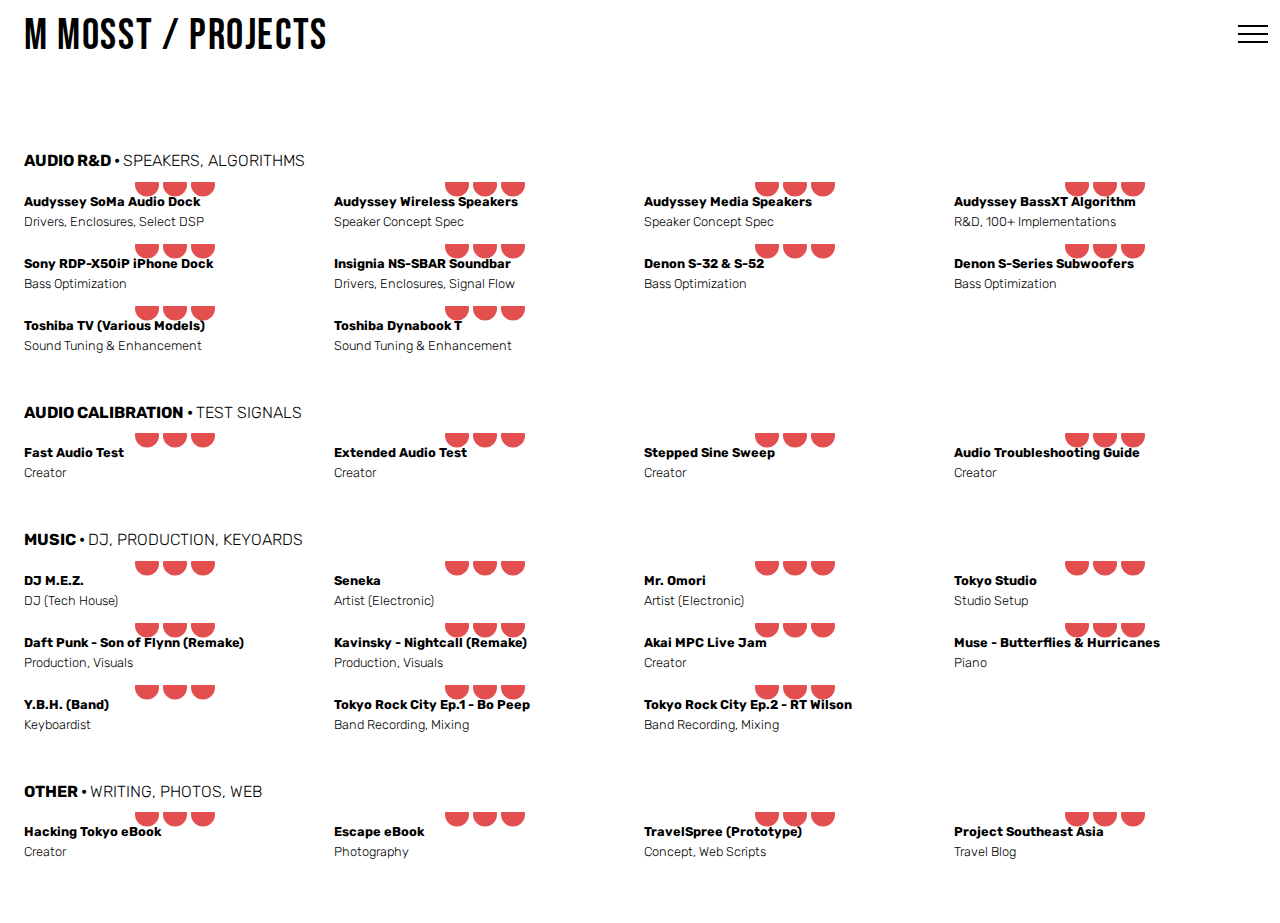
<file: index.html>
<!DOCTYPE html>
<html amp>
    <head>
        <meta charset="UTF-8" />
        <meta http-equiv="X-UA-Compatible" content="IE=edge" />
        <meta name="twitter:card" content="summary_large_image" />
        <meta name="twitter:image:src" content="assets/images/index-meta.jpg" />
        <meta property="og:image" content="assets/images/index-meta.jpg" />
        <meta name="twitter:title" content="Merrick Mosst - Projects" />
        <meta name="viewport" content="width=device-width, initial-scale=1, minimum-scale=1" />
        <link rel="shortcut icon" href="favicon.ico" type="image/x-icon" />
        <meta name="description" content="projects in audio, music, video, web" />
        <meta name="amp-script-src" content="" />
		<meta name="keywords" content="Merrick Mosst - Projects">
		<meta name="google-site-verification" content="WLfZNUPWJHP2g6Ky2CyBp2S4Yh6NJBkC8JC7CjudjUA" />
		
        <title>Merrick Mosst - Projects</title>

        <link rel="canonical" href="./" />
        <style amp-boilerplate>
            body {
                -webkit-animation: -amp-start 8s steps(1, end) 0s 1 normal both;
                -moz-animation: -amp-start 8s steps(1, end) 0s 1 normal both;
                -ms-animation: -amp-start 8s steps(1, end) 0s 1 normal both;
                animation: -amp-start 8s steps(1, end) 0s 1 normal both;
            }
            @-webkit-keyframes -amp-start {
                from {
                    visibility: hidden;
                }
                to {
                    visibility: visible;
                }
            }
            @-moz-keyframes -amp-start {
                from {
                    visibility: hidden;
                }
                to {
                    visibility: visible;
                }
            }
            @-ms-keyframes -amp-start {
                from {
                    visibility: hidden;
                }
                to {
                    visibility: visible;
                }
            }
            @-o-keyframes -amp-start {
                from {
                    visibility: hidden;
                }
                to {
                    visibility: visible;
                }
            }
            @keyframes -amp-start {
                from {
                    visibility: hidden;
                }
                to {
                    visibility: visible;
                }
            }
        </style>
        <noscript>
            <style amp-boilerplate>
                body {
                    -webkit-animation: none;
                    -moz-animation: none;
                    -ms-animation: none;
                    animation: none;
                }
            </style>
        </noscript>
        <link href="https://fonts.googleapis.com/css?family=Oxygen:300,400,700&display=swap" rel="stylesheet" />
        <link href="https://fonts.googleapis.com/css?family=Roboto+Condensed:300,300i,400,400i,700,700i&display=swap" rel="stylesheet" />
        <link href="https://fonts.googleapis.com/css?family=Rubik:300,400,500,600,700,800,900,300i,400i,500i,600i,700i,800i,900i&display=swap" rel="stylesheet" />
		<link href="https://fonts.googleapis.com/css?family=Bebas+Neue:300,400,500,600,700,800,900,300i,400i,500i,600i,700i,800i,900i&display=swap" rel="stylesheet" />

        <style amp-custom>
            div,
            span,
            h1,
            h2,
            h3,
            h4,
            h5,
            h6,
            p,
            blockquote,
            a,
            ol,
            ul,
            li,
            figcaption,
            textarea,
            input {
                font: inherit;
            }
            * {
                -webkit-box-sizing: border-box;
                box-sizing: border-box;
                outline: none;
            }
            *:focus {
                outline: none;
            }
            body {
                position: relative;
                font-style: normal;
                line-height: 1;
                color: #000000;
            }
            section {
                background-color: #eeeeee;
                background-position: 50% 50%;
                background-repeat: no-repeat;
                background-size: cover;
                overflow: hidden;
                padding: 30px 0;
            }
            h1,
            h2,
            h3,
            h4,
            h5,
            h6 {
                margin: 0;
                padding: 0;
            }
            p,
            li,
            blockquote {
                letter-spacing: 0.5px;
                line-height: 1.7;
            }
            ul,
            ol,
            blockquote,
            p {
                margin-bottom: 0;
                margin-top: 0;
            }
            a {
                cursor: pointer;
            }
            a,
            a:hover {
                text-decoration: none;
            }
            a.mbr-iconfont:hover {
                text-decoration: none;
            }
            h1,
            h2,
            h3,
            h4,
            h5,
            h6,
            .display-1,
            .display-2,
            .display-4,
            .display-5,
            .display-7 {
                word-break: break-word;
                word-wrap: break-word;
            }
            b,
            strong {
                font-weight: bold;
            }
            blockquote {
                padding: 10px 0 10px 20px;
                position: relative;
                border-left: 3px solid;
            }
            input:-webkit-autofill,
            input:-webkit-autofill:hover,
            input:-webkit-autofill:focus,
            input:-webkit-autofill:active {
                -webkit-transition-delay: 9999s;
                transition-delay: 9999s;
                -webkit-transition-property: background-color, color;
                -o-transition-property: background-color, color;
                transition-property: background-color, color;
            }
            html,
            body {
                height: auto;
                min-height: 100vh;
            }
            .mbr-section-title {
                margin: 0;
                padding: 0;
                font-style: normal;
                line-height: 1.2;
                width: 100%;
            }
            .mbr-section-subtitle {
                line-height: 1.3;
                width: 100%;
            }
            .mbr-text {
                font-style: normal;
                line-height: 1.6;
                width: 100%;
            }
			.mbr-caption {
						 padding-top:6px;
						 font-size:0.8rem;
						 line-height:20px;
			}
            .mbr-white {
                color: #ffffff;
            }
            .mbr-black {
                color: #000000;
            }
            .align-left {
                text-align: left;
            }
            .align-left .list-item {
                justify-content: flex-start;
            }
            .align-center {
                text-align: center;
            }
            .align-center .list-item {
                justify-content: center;
            }
            .align-right {
                text-align: right;
            }
            .align-right .list-item {
                justify-content: flex-end;
            }
            @media (max-width: 767px) {
                .align-left,
                .align-center,
                .align-right {
                    text-align: left;
                }
                .align-left .list-item,
                .align-center .list-item,
                .align-right .list-item {
                    justify-content: center;
                }
            }
            .mbr-light {
                font-weight: 300;
            }
            .mbr-regular {
                font-weight: 400;
            }
            .mbr-semibold {
                font-weight: 500;
            }
            .mbr-bold {
                font-weight: 700;
            }
            .icons-list a {
                margin: 0 1rem 0 0;
            }
            .icons-list a:last-child {
                margin: 0;
            }
            .mbr-figure {
                align-self: center;
            }
            .hidden {
                visibility: hidden;
            }
            .super-hide {
                display: none;
            }
            .inactive {
                -webkit-user-select: none;
                -moz-user-select: none;
                -ms-user-select: none;
                user-select: none;
                pointer-events: none;
                -webkit-user-drag: none;
                user-drag: none;
            }
            .mbr-overlay {
                position: absolute;
                bottom: 0;
                left: 0;
                right: 0;
                top: 0;
                z-index: 0;
            }
            .map-placeholder {
                display: none;
            }
            .google-map,
            .google-map iframe {
                position: relative;
                width: 100%;
                height: 400px;
            }
            amp-img {
                width: 100%;
            }
            amp-img img {
                max-height: 100%;
                max-width: 100%;
            }
            img.mbr-temp {
                width: 100%;
            }
            .rounded {
                border-radius: 50%;
            }
            .is-builder .nodisplay + img[async],
            .is-builder .nodisplay + img[decoding="async"],
            .is-builder amp-img > a + img[async],
            .is-builder amp-img > a + img[decoding="async"] {
                display: none;
            }
            html:not(.is-builder) amp-img > a {
                position: absolute;
                top: 0;
                bottom: 0;
                left: 0;
                right: 0;
                z-index: 1;
            }
            .is-builder .temp-amp-sizer {
                position: absolute;
            }
            .is-builder amp-youtube .temp-amp-sizer,
            .is-builder amp-vimeo .temp-amp-sizer {
                position: static;
            }
            .mobirise-spinner {
                position: absolute;
                top: 50%;
                left: 40%;
                margin-left: 10%;
                -webkit-transform: translate3d(-50%, -50%, 0);
                z-index: 4;
            }
            .mobirise-spinner em {
                width: 24px;
                height: 24px;
                background: #3ac;
                border-radius: 100%;
                display: inline-block;
                -webkit-animation: slide 1s infinite;
            }
            .mobirise-spinner em:nth-child(1) {
                -webkit-animation-delay: 0.1s;
            }
            .mobirise-spinner em:nth-child(2) {
                -webkit-animation-delay: 0.2s;
            }
            .mobirise-spinner em:nth-child(3) {
                -webkit-animation-delay: 0.3s;
            }
            @-moz-keyframes slide {
                0% {
                    -webkit-transform: scale(1);
                }
                50% {
                    opacity: 0.3;
                    -webkit-transform: scale(2);
                }
                100% {
                    -webkit-transform: scale(1);
                }
            }
            @-webkit-keyframes slide {
                0% {
                    -webkit-transform: scale(1);
                }
                50% {
                    opacity: 0.3;
                    -webkit-transform: scale(2);
                }
                100% {
                    -webkit-transform: scale(1);
                }
            }
            @-o-keyframes slide {
                0% {
                    -webkit-transform: scale(1);
                }
                50% {
                    opacity: 0.3;
                    -webkit-transform: scale(2);
                }
                100% {
                    -webkit-transform: scale(1);
                }
            }
            @keyframes slide {
                0% {
                    -webkit-transform: scale(1);
                }
                50% {
                    opacity: 0.3;
                    -webkit-transform: scale(2);
                }
                100% {
                    -webkit-transform: scale(1);
                }
            }
            .mobirise-loader .amp-active > div {
                display: none;
            }
            .iconfont-wrapper {
                display: inline-block;
            }
            .mbr-flex {
                display: flex;
            }
            .flex-wrap {
                flex-wrap: wrap;
            }
            .mbr-jc-s {
                justify-content: flex-start;
            }
            .mbr-jc-c {
                justify-content: center;
            }
            .mbr-jc-e {
                justify-content: flex-end;
            }
            .mbr-row-reverse {
                flex-direction: row-reverse;
            }
            .mbr-column {
                flex-direction: column;
            }
            amp-img,
            img {
                height: 100%;
                width: 100%;
            }
            .hidden-slide {
                display: none;
            }
            .visible-slide {
                display: flex;
            }
            section,
            .container,
            .container-fluid {
                position: relative;
                word-wrap: break-word;
            }
            .mbr-fullscreen .mbr-overlay {
                min-height: 100vh;
            }
            .mbr-fullscreen {
                display: flex;
                align-items: center;
                height: 100vh;
                min-height: 100vh;
                padding: 3rem 0;
            }
            .container {
                padding: 0 1rem;
                width: 100%;
                margin-right: 0;
                margin-left: 0;
            }
            @media (max-width: 767px) {
                .container {
                    max-width: 540px;
                }
            }
            @media (min-width: 768px) {
                .container {
                    max-width: 720px;
                }
            }
            @media (min-width: 992px) {
                .container {
                    max-width: 960px;
                }
            }
            @media (min-width: 1200px) {
                .container {
                    max-width: 1140px;
                }
            }
            .container-fluid {
                width: 100%;
                padding: 0 1rem;
            }
            .btn {
                position: relative;
                font-weight: 400;
                margin: 0.4rem 0.5rem;
                border: 2px solid;
                font-style: normal;
                white-space: normal;
                transition: all 0.3s ease-in-out, box-shadow 2s ease-in-out, -webkit-box-shadow 2s ease-in-out;
                display: inline-flex;
                align-items: center;
                justify-content: center;
                word-break: break-word;
                line-height: 1;
                letter-spacing: 2px;
            }
            .btn-form {
                padding: 1rem 2rem;
            }
            .btn-form:hover {
                cursor: pointer;
            }
            .btn {
                padding: 1rem 2rem;
                border-radius: 0px;
            }
            .btn-sm {
                padding: 0.6rem 0.8rem;
                border-radius: 0px;
            }
            .btn-md {
                padding: 1rem 2rem;
                border-radius: 0px;
            }
            .btn-lg {
                padding: 1.2rem 3.2rem;
                border-radius: 0px;
            }
            form .btn,
            form .mbr-section-btn {
                margin: 0;
            }
            .note-popover .btn:after {
                display: none;
            }
            .mbr-section-btn {
                margin: 0 -0.25rem;
                font-size: 0;
            }
            nav .mbr-section-btn {
                margin-left: 0rem;
                margin-right: 0rem;
            }
            .btn .mbr-iconfont,
            .btn.btn-md .mbr-iconfont {
                cursor: pointer;
                margin: 0 0.8rem 0 0;
            }
            .btn-sm .mbr-iconfont {
                margin: 0 0.5rem 0 0;
            }
            [type="submit"] {
                -webkit-appearance: none;
            }
            section.menu {
                min-height: 70px;
                overflow: visible;
                padding: 0;
            }
            .menu-container {
                display: flex;
                -webkit-box-pack: justify;
                -ms-flex-pack: justify;
                justify-content: space-between;
                align-items: center;
                min-height: 70px;
            }
            @media (max-width: 991px) {
                .menu-container {
                    max-width: 100%;
                    padding: 0.5rem 1rem;
                }
            }
            @media (max-width: 767px) {
                .menu-container {
                    padding: 0.5rem 1rem;
                }
            }
            .navbar {
                z-index: 100;
                width: 100%;
                position: absolute;
            }
            .navbar-fixed-top {
                position: fixed;
                top: 0;
            }
            .navbar-brand {
                display: flex;
                align-items: center;
                word-break: break-word;
                z-index: 1;
            }
            .navbar-logo {
                margin: 0 0.8rem 0 0;
            }
            @media (max-width: 767px) {
                .navbar-logo amp-img {
                    max-height: 35px;
                    max-width: 35px;
                }
            }
            .navbar-caption-wrap {
                display: flex;
            }
            .navbar .navbar-collapse {
                display: flex;
                -ms-flex-preferred-size: auto;
                flex-basis: auto;
                align-items: center;
                justify-content: flex-end;
            }
            @media (max-width: 991px) {
                .navbar .navbar-collapse {
                    display: none;
                    position: absolute;
                    top: 0;
                    right: 0;
                    height: 100vh;
                    overflow-y: auto;
                    padding: 70px 2rem 1rem;
                    z-index: 1;
                }
            }
            @media (max-width: 991px) {
                .navbar.opened .navbar-collapse.show,
                .navbar.opened .navbar-collapse.collapsing {
                    display: block;
                }
                .is-builder .navbar-collapse {
                    position: fixed;
                }
            }
            .navbar-nav {
                list-style-type: none;
                display: flex;
                flex-wrap: wrap;
                padding-left: 0;
                min-width: 10rem;
            }
            @media (max-width: 991px) {
                .navbar-nav {
                    flex-direction: column;
                }
            }
            .navbar-nav .mbr-iconfont {
                margin: 0 0.2rem 0 0;
            }
            .nav-item {
                word-break: break-all;
            }
            .nav-link {
                display: flex;
                align-items: center;
                justify-content: center;
            }
            .nav-link,
            .navbar-caption {
                transition: all 0.2s;
                letter-spacing: 1px;
            }
            .nav-dropdown .dropdown-menu {
                min-width: 10rem;
                position: absolute;
                left: 0;
                padding: 1.25rem 0;
            }
            .nav-dropdown .dropdown-menu .dropdown-item {
                line-height: 2;
                display: flex;
                justify-content: center;
                align-items: center;
                padding: 0.25rem 1.5rem;
                white-space: nowrap;
            }
            .nav-dropdown .dropdown-menu .dropdown {
                position: relative;
            }
            .dropdown-menu .dropdown:hover > .dropdown-menu {
                opacity: 1;
                pointer-events: all;
            }
            .nav-dropdown .dropdown-submenu {
                top: 0;
                left: 100%;
                margin: 0;
            }
            .nav-item.dropdown {
                position: relative;
            }
            .nav-item.dropdown .dropdown-menu {
                opacity: 0;
                pointer-events: none;
            }
            .nav-item.dropdown:hover > .dropdown-menu {
                opacity: 1;
                pointer-events: all;
            }
            .link.dropdown-toggle:after {
                content: "";
                margin-left: 0.25rem;
                border-top: 0.35em solid;
                border-right: 0.35em solid transparent;
                border-left: 0.35em solid transparent;
                border-bottom: 0;
            }
            .navbar .dropdown.open > .dropdown-menu {
                display: block;
            }
            @media (max-width: 991px) {
                .is-builder .nav-dropdown .dropdown-menu {
                    position: relative;
                }
                .nav-dropdown .dropdown-submenu {
                    left: 0;
                }
                .nav-dropdown .dropdown-menu .dropdown-item {
                    padding: 0.25rem 1.5rem;
                    margin: 0;
                    justify-content: center;
                }
                .nav-dropdown .dropdown-menu .dropdown-item:after {
                    right: auto;
                }
                .navbar.opened .dropdown-menu {
                    top: 0;
                }
                .dropdown-toggle[data-toggle="dropdown-submenu"]:after {
                    content: "";
                    margin-left: 0.25rem;
                    border-top: 0.35em solid;
                    border-right: 0.35em solid transparent;
                    border-left: 0.35em solid transparent;
                    border-bottom: 0;
                    top: 55%;
                }
            }
            .navbar-buttons {
                display: flex;
                flex-wrap: wrap;
                align-items: center;
                justify-content: center;
            }
            @media (max-width: 991px) {
                .navbar-buttons {
                    flex-direction: column;
                }
            }
            .menu-social-list {
                display: flex;
                align-items: center;
                justify-content: center;
                flex-wrap: wrap;
            }
            .menu-social-list a {
                margin: 0 0.5rem;
            }
            .menu-social-list a span {
                font-size: 1.5rem;
            }
            button.navbar-toggler {
                position: absolute;
                right: 20px;
                top: 25px;
                width: 31px;
                height: 20px;
                cursor: pointer;
                transition: all 0.2s;
                -ms-flex-item-align: center;
                -ms-grid-row-align: center;
                align-self: center;
            }
            .hamburger span {
                position: absolute;
                right: 0;
                width: 30px;
                height: 2px;
                border-right: 5px;
            }
            .hamburger span:nth-child(1) {
                top: 0;
                transition: all 0.2s;
            }
            .hamburger span:nth-child(2) {
                top: 8px;
                transition: all 0.15s;
            }
            .hamburger span:nth-child(3) {
                top: 8px;
                transition: all 0.15s;
            }
            .hamburger span:nth-child(4) {
                top: 16px;
                transition: all 0.2s;
            }
            nav.opened .navbar-toggler:not(.hide) .hamburger span:nth-child(4),
            nav.opened .navbar-toggler:not(.hide) .hamburger span:nth-child(1) {
                top: 8px;
                width: 0;
                opacity: 0;
                right: 50%;
                transition: all 0.2s;
            }
            nav.opened .navbar-toggler:not(.hide) .hamburger span:nth-child(2) {
                transform: rotate(-45deg);
                transition: all 0.25s;
            }
            nav.opened .navbar-toggler:not(.hide) .hamburger span:nth-child(3) {
                transform: rotate(45deg);
                transition: all 0.25s;
            }
            .ampstart-btn.hamburger {
                position: absolute;
                top: 25px;
                right: 20px;
                margin-left: auto;
                height: 20px;
                width: 30px;
                background: none;
                border: none;
                cursor: pointer;
                z-index: 1000;
            }
            @media (min-width: 992px) {
                .ampstart-btn,
                amp-sidebar {
                    display: none;
                }
                .dropdown-menu .dropdown-toggle:after {
                    content: "";
                    border-bottom: 0.35em solid transparent;
                    border-left: 0.35em solid;
                    border-right: 0;
                    border-top: 0.35em solid transparent;
                    margin-left: 0.3rem;
                    margin-top: -0.3077em;
                    position: absolute;
                    right: 1.1538em;
                    top: 50%;
                }
            }
            .close-sidebar {
                width: 30px;
                height: 30px;
                position: relative;
                cursor: pointer;
                background-color: transparent;
                border: none;
            }
            .close-sidebar span {
                position: absolute;
                left: 0;
                width: 30px;
                height: 2px;
                border-right: 5px;
                top: 14px;
            }
            .close-sidebar span:nth-child(1) {
                transform: rotate(-45deg);
            }
            .close-sidebar span:nth-child(2) {
                transform: rotate(45deg);
            }
            .builder-sidebar {
                position: relative;
                height: 100vh;
                overflow-y: auto;
                min-width: 10rem;
                z-index: 1030;
                padding: 1rem 2rem;
                max-width: 20rem;
            }
            .builder-sidebar .dropdown:hover > .dropdown-menu {
                position: relative;
                text-align: center;
            }
            section.sidebar-open:before {
                content: "";
                position: fixed;
                top: 0;
                bottom: 0;
                right: 0;
                left: 0;
                background-color: rgba(0, 0, 0, 0.2);
                z-index: 1040;
            }
            .is-builder section.horizontal-menu .ampstart-btn {
                display: none;
            }
            .is-builder section.horizontal-menu .dropdown-menu {
                z-index: auto;
                opacity: 1;
                pointer-events: auto;
            }
            .is-builder .menu {
                overflow: visible;
            }
            #sidebar {
                background-color: transparent;
            }
            .card-title {
                margin: 0;
            }
            .card {
                position: relative;
                background-color: transparent;
                border: none;
                border-radius: 0;
                width: 100%;
                padding: 0 1rem;
            }
            @media (max-width: 767px) {
                .card:not(.last-child) {
                    padding-bottom: 30px;
                }
            }
            .card .card-img {
                width: auto;
                border-radius: 0;
            }
            .card .card-wrapper {
                height: 100%;
            }
            @media (max-width: 767px) {
                .card .card-wrapper {
                    flex-direction: column;
                }
            }
            .card img {
                height: 100%;
                -o-object-fit: cover;
                object-fit: cover;
                -o-object-position: center;
                object-position: center;
            }
            .card-inner,
            .items-list {
                display: flex;
                flex-direction: column;
            }
            .items-list {
                list-style-type: none;
                padding: 0;
            }
            .items-list .list-item {
                padding: 1rem 2rem;
            }
            .card-head {
                padding: 1.5rem 2rem;
            }
            .card-price-wrap {
                padding: 1rem 2rem;
            }
            .card-button {
                padding: 1rem;
                margin: 0;
            }
            .timeline-wrap {
                position: relative;
            }
            .timeline-wrap .iconBackground {
                position: absolute;
                left: 50%;
                width: 20px;
                height: 20px;
                line-height: 30px;
                text-align: center;
                border-radius: 50%;
                font-size: 30px;
                display: inline-block;
                background-color: #000000;
                top: 20px;
                margin: 0 0 0 -10px;
            }
            @media (max-width: 767px) {
                .timeline-wrap .iconBackground {
                    left: 0;
                }
            }
            .separline {
                position: relative;
            }
            @media (max-width: 767px) {
                .separline:not(.last-child) {
                    padding-bottom: 2rem;
                }
            }
            .separline:before {
                position: absolute;
                content: "";
                width: 2px;
                background-color: #000000;
                left: calc(50% - 1px);
                height: calc(100% - 20px);
                top: 40px;
            }
            @media (max-width: 767px) {
                .separline:before {
                    left: 0;
                }
            }
            .gallery-img-wrap {
                position: relative;
                height: 100%;
            }
            .gallery-img-wrap:hover {
                cursor: pointer;
            }
            .gallery-img-wrap:hover .icon-wrap,
            .gallery-img-wrap:hover .caption-on-hover {
                opacity: 1;
            }
            .gallery-img-wrap:hover:after {
                opacity: 0.5;
            }
            .gallery-img-wrap amp-img {
                height: 100%;
            }
            .gallery-img-wrap:after {
                content: "";
                position: absolute;
                top: 0;
                bottom: 0;
                left: 0;
                right: 0;
                background: #000;
                opacity: 0;
                transition: opacity 0.2s;
                pointer-events: none;
            }
            .gallery-img-wrap .icon-wrap,
            .gallery-img-wrap .img-caption {
                z-index: 3;
                pointer-events: none;
                position: absolute;
            }
            .gallery-img-wrap .icon-wrap,
            .gallery-img-wrap .caption-on-hover {
                opacity: 0;
                transition: opacity 0.2s;
            }
            .gallery-img-wrap .icon-wrap {
                left: 50%;
                top: 50%;
                transform: translate(-50%, -50%);
                background-color: #fff;
                padding: 0.5rem;
                border-radius: 50%;
            }
            .gallery-img-wrap .amp-iconfont {
                color: #000;
                font-size: 1rem;
                width: 1rem;
                display: block;
            }
            .gallery-img-wrap .img-caption {
                left: 0;
                right: 0;
            }
            .gallery-img-wrap .img-caption.caption-top {
                top: 0;
            }
            .gallery-img-wrap .img-caption.caption-bottom {
                bottom: 0;
            }
            .gallery-img-wrap .img-caption:not(.caption-on-hover):after {
                content: "";
                position: absolute;
                top: 0;
                left: 0;
                right: 0;
                height: 100%;
                transition: opacity 0.2s;
                z-index: -1;
                pointer-events: none;
            }
            @media (max-width: 767px) {
                .gallery-img-wrap:after,
                .gallery-img-wrap:hover:after,
                .gallery-img-wrap .icon-wrap {
                    display: none;
                }
                .gallery-img-wrap .caption-on-hover {
                    opacity: 1;
                }
            }
            .is-builder .gallery-img-wrap .icon-wrap,
            .is-builder .gallery-img-wrap .img-caption > * {
                pointer-events: all;
            }
            .amp-carousel-button,
            .dots-wrapper .dots span {
                transition: all 0.4s;
                cursor: pointer;
                outline: none;
            }
            .amp-carousel-button {
                width: 50px;
                height: 50px;
                border-radius: 50%;
            }
            .dots-wrapper .dots {
                display: inline-block;
                margin: 4px 8px;
            }
            .dots-wrapper .dots span {
                display: block;
                border-radius: 12px;
                height: 24px;
                width: 24px;
                background-color: #ffffff;
                border: 10px solid #cccccc;
                opacity: 0.5;
            }
            .dots-wrapper .dots span.current {
                width: 40px;
            }
            .dots-wrapper .dots span:hover,
            .dots-wrapper .dots span.current {
                opacity: 1;
            }
            .amp-carousel-button-next:after {
                right: 1rem;
            }
            .amp-carousel-button-prev:after {
                left: 1rem;
            }
            button.btn-img {
                cursor: pointer;
            }
            .is-builder .preview button.btn-img {
                opacity: 0.5;
                position: relative;
                pointer-events: none;
            }
            amp-image-lightbox,
            .lightbox {
                background: rgba(0, 0, 0, 0.8);
                display: flex;
                flex-wrap: wrap;
                align-items: center;
                justify-content: center;
                width: 100%;
                height: 100%;
                overflow: auto;
            }
            amp-image-lightbox a.control,
            .lightbox a.control {
                position: absolute;
                cursor: default;
                top: 0;
                right: 0;
            }
            amp-image-lightbox .close,
            .lightbox .close {
                background: none;
                border: none;
                position: absolute;
                top: 16px;
                right: 16px;
                height: 32px;
                width: 32px;
                cursor: pointer;
                z-index: 1000;
            }
            amp-image-lightbox .close:before,
            amp-image-lightbox .close:after,
            .lightbox .close:before,
            .lightbox .close:after {
                position: absolute;
                top: 0;
                right: 16px;
                content: " ";
                height: 32px;
                width: 2px;
                background-color: #fff;
            }
            amp-image-lightbox .close:before,
            .lightbox .close:before {
                transform: rotate(45deg);
            }
            amp-image-lightbox .close:after,
            .lightbox .close:after {
                transform: rotate(-45deg);
            }
            amp-image-lightbox .video-block,
            .lightbox .video-block {
                width: 100%;
            }
            div[submit-success] > *,
            div[submit-error] > * {
                padding: 15px;
                margin-bottom: 1rem;
            }
            .form-block {
                z-index: 1;
                background-color: transparent;
                padding: 30px;
                position: relative;
                overflow: hidden;
            }
            .form-block .mbr-overlay {
                z-index: -1;
            }
            @media (max-width: 991px) {
                .form-block {
                    padding: 15px;
                }
            }
            form input,
            form textarea,
            form select {
                padding: 15px 0.5rem;
                line-height: 1.45;
                width: 100%;
                background: #ffffff;
                border-width: 1px;
                border-style: solid;
                border-color: #767676;
                border-radius: 0;
                color: #000000;
            }
            form input[type="checkbox"],
            form input[type="radio"] {
                border: none;
                background: none;
                width: auto;
            }
            form .field {
                padding-bottom: 0.5rem;
                padding-top: 0.5rem;
            }
            form textarea.field-input {
                height: 200px;
            }
            form .fieldset {
                display: flex;
                justify-content: center;
                flex-wrap: wrap;
                align-items: center;
            }
            textarea[type="hidden"] {
                display: none;
            }
            .form-check {
                margin-bottom: 0;
            }
            .form-check-label {
                padding-left: 0;
            }
            .form-check-input {
                position: relative;
                margin: 4px;
            }
            .form-check-inline {
                display: inline-flex;
                align-items: center;
                padding-left: 0;
                margin-right: 0.75rem;
            }
            .mbr-row,
            .mbr-form-row {
                display: -webkit-box;
                display: -ms-flexbox;
                display: flex;
                -ms-flex-wrap: wrap;
                flex-wrap: wrap;
                margin-left: -1rem;
                margin-right: -1rem;
				margin-bottom: .5rem;
            }
            .mbr-form-row {
                margin-left: -0.5rem;
                margin-right: -0.5rem;
            }
            .mbr-form-row > [class*="mbr-col"] {
                padding-left: 0.5rem;
                padding-right: 0.5rem;
            }
            @media (max-width: 767px) {
                .mbr-col,
                .mbr-col-auto {
                    padding-right: 1rem;
                    padding-left: 1rem;
                }
                .mbr-col-sm-12 {
                    -ms-flex: 0 0 100%;
                    -webkit-box-flex: 0;
                    flex: 0 0 100%;
                    max-width: 100%;
                    padding-right: 1rem;
                    padding-left: 1rem;
                }
            }
            @media (min-width: 768px) {
                .mbr-col,
                .mbr-col-auto {
                    padding-right: 1rem;
                    padding-left: 1rem;
                }
                .mbr-col-md-2 {
                    -ms-flex: 0 0 16.6666666667%;
                    -webkit-box-flex: 0;
                    flex: 0 0 16.6666666667%;
                    max-width: 16.6666666667%;
                    padding-right: 1rem;
                    padding-left: 1rem;
                }
                .mbr-col-md-3 {
                    -ms-flex: 0 0 25%;
                    -webkit-box-flex: 0;
                    flex: 0 0 25%;
                    max-width: 25%;
                    padding-right: 1rem;
                    padding-left: 1rem;
                }
                .mbr-col-md-4 {
                    -ms-flex: 0 0 33.3333333333%;
                    -webkit-box-flex: 0;
                    flex: 0 0 33.3333333333%;
                    max-width: 33.3333333333%;
                    padding-right: 1rem;
                    padding-left: 1rem;
                }
                .mbr-col-md-5 {
                    -ms-flex: 0 0 41.6666666667%;
                    -webkit-box-flex: 0;
                    flex: 0 0 41.6666666667%;
                    max-width: 41.6666666667%;
                    padding-right: 1rem;
                    padding-left: 1rem;
                }
                .mbr-col-md-6 {
                    -ms-flex: 0 0 50%;
                    -webkit-box-flex: 0;
                    flex: 0 0 50%;
                    max-width: 50%;
                    padding-right: 0.5rem; /**/
                    padding-left: 0.5rem;
                }
                .mbr-col-md-7 {
                    -ms-flex: 0 0 58.3333333333%;
                    -webkit-box-flex: 0;
                    flex: 0 0 58.3333333333%;
                    max-width: 58.3333333333%;
                    padding-right: 1rem;
                    padding-left: 1rem;
                }
                .mbr-col-md-8 {
                    -ms-flex: 0 0 66.6666666667%;
                    -webkit-box-flex: 0;
                    flex: 0 0 66.6666666667%;
                    max-width: 66.6666666667%;
                    padding-right: 1rem;
                    padding-left: 1rem;
                }
                .mbr-col-md-10 {
                    -ms-flex: 0 0 83.3333333333%;
                    -webkit-box-flex: 0;
                    flex: 0 0 83.3333333333%;
                    max-width: 83.3333333333%;
                    padding-right: 1rem;
                    padding-left: 1rem;
                }
                .mbr-col-md-12 {
                    -ms-flex: 0 0 100%;
                    -webkit-box-flex: 0;
                    flex: 0 0 100%;
                    max-width: 100%;
                    padding-right: 1rem;
                    padding-left: 1rem;
                }
            }
            .mbr-col {
                -ms-flex: 1 1 auto;
                -webkit-box-flex: 1;
                flex: 1 1 auto;
                max-width: 100%;
            }
            .mbr-col-auto {
                -ms-flex: 0 0 auto;
                flex: 0 0 auto;
                width: auto;
            }
            @media (min-width: 992px) {
                .mbr-col,
                .mbr-col-auto {
                    padding-right: 1rem;
                    padding-left: 1rem;
                }
                .mbr-col-lg-2 {
                    -ms-flex: 0 0 16.6666666667%;
                    -webkit-box-flex: 0;
                    flex: 0 0 16.6666666667%;
                    max-width: 16.6666666667%;
                    padding-right: 1rem;
                    padding-left: 1rem;
                }
                .mbr-col-lg-3 {
                    -ms-flex: 0 0 25%;
                    -webkit-box-flex: 0;
                    flex: 0 0 25%;
                    max-width: 25%;
                    padding-right: 1rem;
                    padding-left: 1rem;
                }
                .mbr-col-lg-4 {
                    -ms-flex: 0 0 33.3333333333%;
                    -webkit-box-flex: 0;
                    flex: 0 0 33.3333333333%;
                    max-width: 33.3333333333%;
                    padding-right: 1rem;
                    padding-left: 1rem;
                }
                .mbr-col-lg-5 {
                    -ms-flex: 0 0 41.6666666667%;
                    -webkit-box-flex: 0;
                    flex: 0 0 41.6666666667%;
                    max-width: 41.6666666667%;
                    padding-right: 1rem;
                    padding-left: 1rem;
                }
                .mbr-col-lg-6 {
                    -ms-flex: 0 0 50%;
                    -webkit-box-flex: 0;
                    flex: 0 0 50%;
                    max-width: 50%;
                    padding-right: 1rem;
                    padding-left: 1rem;
                }
                .mbr-col-lg-7 {
                    -ms-flex: 0 0 58.3333333333%;
                    -webkit-box-flex: 0;
                    flex: 0 0 58.3333333333%;
                    max-width: 58.3333333333%;
                    padding-right: 1rem;
                    padding-left: 1rem;
                }
                .mbr-col-lg-8 {
                    -ms-flex: 0 0 66.6666666667%;
                    -webkit-box-flex: 0;
                    flex: 0 0 66.6666666667%;
                    max-width: 66.6666666667%;
                    padding-right: 1rem;
                    padding-left: 1rem;
                }
                .mbr-col-lg-9 {
                    -ms-flex: 0 0 75%;
                    -webkit-box-flex: 0;
                    flex: 0 0 75%;
                    max-width: 75%;
                    padding-right: 1rem;
                    padding-left: 1rem;
                }
                .mbr-col-lg-10 {
                    -ms-flex: 0 0 83.3333333333%;
                    -webkit-box-flex: 0;
                    flex: 0 0 83.3333333333%;
                    max-width: 83.3333333333%;
                    padding-right: 1rem;
                    padding-left: 1rem;
                }
                .mbr-col-lg-12 {
                    -ms-flex: 0 0 100%;
                    -webkit-box-flex: 0;
                    flex: 0 0 100%;
                    max-width: 100%;
                    padding-right: 1rem;
                    padding-left: 1rem;
                }
            }
            @media (min-width: 992px) {
                .lg-pb {
                    padding-bottom: 3rem;
                }
            }
            @media (max-width: 991px) {
                .md-pb {
                    padding-bottom: 3rem;
                }
            }
            .mbr-pt-1,
            .mbr-py-1 {
                padding-top: 10px;
            }
            .mbr-pb-1,
            .mbr-py-1 {
                padding-bottom: 10px;
            }
            .mbr-px-1 {
                padding-left: 10px;
                padding-right: 10px;
            }
            .mbr-p-1 {
                padding: 10px;
            }
            .mbr-pt-2,
            .mbr-py-2 {
                padding-top: 1rem;
            }
            .mbr-pb-2,
            .mbr-py-2 {
                padding-bottom: 1rem;
            }
            .mbr-px-2 {
                padding-left: 1rem;
                padding-right: 1rem;
            }
            .mbr-p-2 {
                padding: 1rem;
            }
            .mbr-pt-3,
            .mbr-py-3 {
                padding-top: 25px;
            }
            .mbr-pb-3,
            .mbr-py-3 {
                padding-bottom: 25px;
            }
            .mbr-px-3 {
                padding-left: 25px;
                padding-right: 25px;
            }
            .mbr-p-3 {
                padding: 25px;
            }
            .mbr-pt-4,
            .mbr-py-4 {
                padding-top: 2rem;
            }
            .mbr-pb-4,
            .mbr-py-4 {
                padding-bottom: .5rem; /**/
            }
            .mbr-px-4 {
                padding-left: 2rem;
                padding-right: 2rem;
            }
            .mbr-p-4 {
                padding: 2rem;
            }
            .mbr-pt-5,
            .mbr-py-5 {
                padding-top: 3rem;
            }
            .mbr-pb-5,
            .mbr-py-5 {
                padding-bottom: 3rem;
            }
            .mbr-px-5 {
                padding-left: 3rem;
                padding-right: 3rem;
            }
            .mbr-p-5 {
                padding: 3rem;
            }
            @media (max-width: 991px) {
                .mbr-py-4,
                .mbr-py-5 {
                    padding-top: 1rem;
                    padding-bottom: .8rem; /**/
                }
                .mbr-px-4,
                .mbr-px-5 {
                    padding-left: 1rem;
                    padding-right: 1rem;
                }
                .mbr-p-3,
                .mbr-p-4,
                .mbr-p-5 {
                    padding: 1rem;
                }
            }
            .mbr-ml-auto {
                margin-left: auto;
            }
            .mbr-mr-auto {
                margin-right: auto;
            }
            .mbr-m-auto {
                margin: auto;
            }
            #scrollToTopMarker {
                position: absolute;
                width: 0px;
                height: 0px;
                top: 300px;
            }
            #scrollToTopButton {
                position: fixed;
                bottom: 25px;
                right: 25px;
                opacity: 0.4;
                z-index: 5000;
                font-size: 32px;
                height: 60px;
                width: 60px;
                border: none;
                border-radius: 3px;
                cursor: pointer;
            }
            #scrollToTopButton:focus {
                outline: none;
            }
            #scrollToTopButton a:before {
                content: "";
                position: absolute;
                height: 40%;
                top: 36%;
                width: 2px;
                left: calc(50% - 1px);
            }
            #scrollToTopButton a:after {
                content: "";
                position: absolute;
                border-top: 2px solid;
                border-right: 2px solid;
                width: 40%;
                height: 40%;
                left: calc(30% - 1px);
                bottom: 30%;
                transform: rotate(-45deg);
            }
            .is-builder #scrollToTopButton a:after {
                left: 30%;
            }
            a {
                font-style: normal;
                font-weight: 400;
            }
            @media (max-width: 767px) {
                .mbr-section-btn,
                .mbr-section-title {
                    text-align: center;
                }
            }
            body {
                font-family: Roboto;
            }
            blockquote {
                border-color: #e34e4e;
            }
            div[submit-success] > * {
                background: #e34e4e;
                color: #ffffff;
            }
            div[submit-error] > * {
                background: #e34e4e;
                color: #ffffff;
            }
            .display-1 {
                font-family: "Oxygen", sans-serif;
                font-size: 2.2rem;
            }
            .display-2 {
                font-family: "Bebas Neue", sans-serif;
                font-size: 2.7rem;
				letter-spacing: .1rem;
            }
            .display-4 {
                font-family: "Rubik", sans-serif;
                font-size: 0.8rem;
				padding-top:6px; 
				line-height:20px; 
            }
            .display-5 {
                font-family: "Rubik", sans-serif;
                font-size: 1rem;
            }
            .display-7 {
                font-family: "Rubik", sans-serif;
                font-size: 1.2rem;
            }
            .display-1 .mbr-iconfont-btn {
                font-size: 2.2rem;
                width: 2.2rem;
            }
            .display-2 .mbr-iconfont-btn {
                font-size: 2rem;
                width: 2rem;
            }
            .display-4 .mbr-iconfont-btn {
                font-size: 0.8rem;
                width: 1rem;
            }
            .display-5 .mbr-iconfont-btn {
                font-size: 1rem;
                width: 1rem;
            }
            .display-7 .mbr-iconfont-btn {
                font-size: 1.2rem;
                width: 1.2rem;
            }
            @media (max-width: 768px) {
                .display-1 {
                    font-size: 1.76rem;
                    font-size: calc(1.42rem + (2.2 - 1.42) * ((100vw - 20rem) / (48 - 20)));
                    line-height: calc(1.4 * (1.42rem + (2.2 - 1.42) * ((100vw - 20rem) / (48 - 20))));
                }
                .display-2 {
                    font-size: 1.6rem;
                    font-size: calc(2.1rem + (2 - 1.35) * ((100vw - 20rem) / (48 - 20)));
                    line-height: calc(1.4 * (1.35rem + (2 - 1.35) * ((100vw - 20rem) / (48 - 20))));
                }
                .display-4 {
                    font-size: 0.72rem;
                    font-size: calc(0.965rem + (0.9 - 0.965) * ((100vw - 20rem) / (48 - 20)));
                    line-height: calc(1.4 * (0.965rem + (0.9 - 0.965) * ((100vw - 20rem) / (48 - 20))));
					padding-top:6px; font-size:0.8rem; line-height:20px; /**/
                }
                .display-5 {
                    font-size: 0.8rem;
                    font-size: calc(1rem + (1 - 1) * ((100vw - 20rem) / (48 - 20)));
                    line-height: calc(1.4 * (1rem + (1 - 1) * ((100vw - 20rem) / (48 - 20))));
                }
            }
            .bg-primary {
                background-color: #e34e4e;
            }
            .bg-success {
                background-color: #e34e4e;
            }
            .bg-info {
                background-color: #e34e4e;
            }
            .bg-warning {
                background-color: #e34e4e;
            }
            .bg-danger {
                background-color: #e34e4e;
            }
            .btn-primary,
            .btn-primary:active,
            .btn-primary.active {
                background-color: #e34e4e;
                border-color: #e34e4e;
                color: #ffffff;
            }
            .btn-primary:hover,
            .btn-primary:focus,
            .btn-primary.focus {
                color: #ffffff;
                background-color: #c51f1f;
                border-color: #c51f1f;
            }
            .btn-primary.disabled,
            .btn-primary:disabled {
                color: #ffffff;
                background-color: #c51f1f;
                border-color: #c51f1f;
            }
            .btn-secondary,
            .btn-secondary:active,
            .btn-secondary.active {
                background-color: #e34e4e;
                border-color: #e34e4e;
                color: #ffffff;
            }
            .btn-secondary:hover,
            .btn-secondary:focus,
            .btn-secondary.focus {
                color: #ffffff;
                background-color: #c51f1f;
                border-color: #c51f1f;
            }
            .btn-secondary.disabled,
            .btn-secondary:disabled {
                color: #ffffff;
                background-color: #c51f1f;
                border-color: #c51f1f;
            }
            .btn-info,
            .btn-info:active,
            .btn-info.active {
                background-color: #e34e4e;
                border-color: #e34e4e;
                color: #ffffff;
            }
            .btn-info:hover,
            .btn-info:focus,
            .btn-info.focus {
                color: #ffffff;
                background-color: #c51f1f;
                border-color: #c51f1f;
            }
            .btn-info.disabled,
            .btn-info:disabled {
                color: #ffffff;
                background-color: #c51f1f;
                border-color: #c51f1f;
            }
            .btn-success,
            .btn-success:active,
            .btn-success.active {
                background-color: #e34e4e;
                border-color: #e34e4e;
                color: #ffffff;
            }
            .btn-success:hover,
            .btn-success:focus,
            .btn-success.focus {
                color: #ffffff;
                background-color: #c51f1f;
                border-color: #c51f1f;
            }
            .btn-success.disabled,
            .btn-success:disabled {
                color: #ffffff;
                background-color: #c51f1f;
                border-color: #c51f1f;
            }
            .btn-warning,
            .btn-warning:active,
            .btn-warning.active {
                background-color: #e34e4e;
                border-color: #e34e4e;
                color: #ffffff;
            }
            .btn-warning:hover,
            .btn-warning:focus,
            .btn-warning.focus {
                color: #ffffff;
                background-color: #c51f1f;
                border-color: #c51f1f;
            }
            .btn-warning.disabled,
            .btn-warning:disabled {
                color: #ffffff;
                background-color: #c51f1f;
                border-color: #c51f1f;
            }
            .btn-danger,
            .btn-danger:active,
            .btn-danger.active {
                background-color: #e34e4e;
                border-color: #e34e4e;
                color: #ffffff;
            }
            .btn-danger:hover,
            .btn-danger:focus,
            .btn-danger.focus {
                color: #ffffff;
                background-color: #c51f1f;
                border-color: #c51f1f;
            }
            .btn-danger.disabled,
            .btn-danger:disabled {
                color: #ffffff;
                background-color: #c51f1f;
                border-color: #c51f1f;
            }
            .btn-black,
            .btn-black:active,
            .btn-black.active {
                background-color: #333333;
                border-color: #333333;
                color: #ffffff;
            }
            .btn-black:hover,
            .btn-black:focus,
            .btn-black.focus {
                color: #ffffff;
                background-color: #0d0d0d;
                border-color: #0d0d0d;
            }
            .btn-black.disabled,
            .btn-black:disabled {
                color: #ffffff;
                background-color: #0d0d0d;
                border-color: #0d0d0d;
            }
            .btn-white,
            .btn-white:active,
            .btn-white.active {
                background-color: #ffffff;
                border-color: #ffffff;
                color: #808080;
            }
            .btn-white:hover,
            .btn-white:focus,
            .btn-white.focus {
                color: #808080;
                background-color: #d9d9d9;
                border-color: #d9d9d9;
            }
            .btn-white.disabled,
            .btn-white:disabled {
                color: #808080;
                background-color: #d9d9d9;
                border-color: #d9d9d9;
            }
            .btn-white,
            .btn-white:active,
            .btn-white.active {
                color: #333333;
            }
            .btn-white:hover,
            .btn-white:focus,
            .btn-white.focus {
                color: #333333;
            }
            .btn-white.disabled,
            .btn-white:disabled {
                color: #333333;
            }
            .btn-primary-outline,
            .btn-primary-outline:active,
            .btn-primary-outline.active {
                background: none;
                border-color: #af1c1c;
                color: #af1c1c;
            }
            .btn-primary-outline:hover,
            .btn-primary-outline:focus,
            .btn-primary-outline.focus {
                color: #ffffff;
                background-color: #e34e4e;
                border-color: #e34e4e;
            }
            .btn-primary-outline.disabled,
            .btn-primary-outline:disabled {
                color: #ffffff;
                background-color: #e34e4e;
                border-color: #e34e4e;
            }
            .btn-secondary-outline,
            .btn-secondary-outline:active,
            .btn-secondary-outline.active {
                background: none;
                border-color: #af1c1c;
                color: #af1c1c;
            }
            .btn-secondary-outline:hover,
            .btn-secondary-outline:focus,
            .btn-secondary-outline.focus {
                color: #ffffff;
                background-color: #e34e4e;
                border-color: #e34e4e;
            }
            .btn-secondary-outline.disabled,
            .btn-secondary-outline:disabled {
                color: #ffffff;
                background-color: #e34e4e;
                border-color: #e34e4e;
            }
            .btn-info-outline,
            .btn-info-outline:active,
            .btn-info-outline.active {
                background: none;
                border-color: #af1c1c;
                color: #af1c1c;
            }
            .btn-info-outline:hover,
            .btn-info-outline:focus,
            .btn-info-outline.focus {
                color: #ffffff;
                background-color: #e34e4e;
                border-color: #e34e4e;
            }
            .btn-info-outline.disabled,
            .btn-info-outline:disabled {
                color: #ffffff;
                background-color: #e34e4e;
                border-color: #e34e4e;
            }
            .btn-success-outline,
            .btn-success-outline:active,
            .btn-success-outline.active {
                background: none;
                border-color: #af1c1c;
                color: #af1c1c;
            }
            .btn-success-outline:hover,
            .btn-success-outline:focus,
            .btn-success-outline.focus {
                color: #ffffff;
                background-color: #e34e4e;
                border-color: #e34e4e;
            }
            .btn-success-outline.disabled,
            .btn-success-outline:disabled {
                color: #ffffff;
                background-color: #e34e4e;
                border-color: #e34e4e;
            }
            .btn-warning-outline,
            .btn-warning-outline:active,
            .btn-warning-outline.active {
                background: none;
                border-color: #af1c1c;
                color: #af1c1c;
            }
            .btn-warning-outline:hover,
            .btn-warning-outline:focus,
            .btn-warning-outline.focus {
                color: #ffffff;
                background-color: #e34e4e;
                border-color: #e34e4e;
            }
            .btn-warning-outline.disabled,
            .btn-warning-outline:disabled {
                color: #ffffff;
                background-color: #e34e4e;
                border-color: #e34e4e;
            }
            .btn-danger-outline,
            .btn-danger-outline:active,
            .btn-danger-outline.active {
                background: none;
                border-color: #af1c1c;
                color: #af1c1c;
            }
            .btn-danger-outline:hover,
            .btn-danger-outline:focus,
            .btn-danger-outline.focus {
                color: #ffffff;
                background-color: #e34e4e;
                border-color: #e34e4e;
            }
            .btn-danger-outline.disabled,
            .btn-danger-outline:disabled {
                color: #ffffff;
                background-color: #e34e4e;
                border-color: #e34e4e;
            }
            .btn-black-outline,
            .btn-black-outline:active,
            .btn-black-outline.active {
                background: none;
                border-color: #000000;
                color: #000000;
            }
            .btn-black-outline:hover,
            .btn-black-outline:focus,
            .btn-black-outline.focus {
                color: #ffffff;
                background-color: #333333;
                border-color: #333333;
            }
            .btn-black-outline.disabled,
            .btn-black-outline:disabled {
                color: #ffffff;
                background-color: #333333;
                border-color: #333333;
            }
            .btn-white-outline,
            .btn-white-outline:active,
            .btn-white-outline.active {
                background: none;
                border-color: #ffffff;
                color: #ffffff;
            }
            .btn-white-outline:hover,
            .btn-white-outline:focus,
            .btn-white-outline.focus {
                color: #333333;
                background-color: #ffffff;
                border-color: #ffffff;
            }
            .text-primary {
                color: #e34e4e;
            }
            .text-secondary {
                color: #e34e4e;
            }
            .text-success {
                color: #e34e4e;
            }
            .text-info {
                color: #e34e4e;
            }
            .text-warning {
                color: #e34e4e;
            }
            .text-danger {
                color: #e34e4e;
            }
            .text-white {
                color: #ffffff;
            }
            .text-black {
                color: #000000;
            }
            a.text-primary:hover,
            a.text-primary:focus {
                color: #af1c1c;
            }
            a.text-secondary:hover,
            a.text-secondary:focus {
                color: #af1c1c;
            }
            a.text-success:hover,
            a.text-success:focus {
                color: #af1c1c;
            }
            a.text-info:hover,
            a.text-info:focus {
                color: #af1c1c;
            }
            a.text-warning:hover,
            a.text-warning:focus {
                color: #af1c1c;
            }
            a.text-danger:hover,
            a.text-danger:focus {
                color: #af1c1c;
            }
            a.text-white:hover,
            a.text-white:focus {
                color: #b3b3b3;
            }
            a.text-black:hover,
            a.text-black:focus {
                color: #4d4d4d;
            }
            .alert-success {
                background-color: #e34e4e;
            }
            .alert-info {
                background-color: #e34e4e;
            }
            .alert-warning {
                background-color: #e34e4e;
            }
            .alert-danger {
                background-color: #e34e4e;
            }
            a,
            a:hover {
                color: #e34e4e;
            }
            .mbr-plan-header.bg-primary .mbr-plan-subtitle,
            .mbr-plan-header.bg-primary .mbr-plan-price-desc {
                color: #fffefe;
            }
            .mbr-plan-header.bg-success .mbr-plan-subtitle,
            .mbr-plan-header.bg-success .mbr-plan-price-desc {
                color: #fffefe;
            }
            .mbr-plan-header.bg-info .mbr-plan-subtitle,
            .mbr-plan-header.bg-info .mbr-plan-price-desc {
                color: #fffefe;
            }
            .mbr-plan-header.bg-warning .mbr-plan-subtitle,
            .mbr-plan-header.bg-warning .mbr-plan-price-desc {
                color: #fffefe;
            }
            .mbr-plan-header.bg-danger .mbr-plan-subtitle,
            .mbr-plan-header.bg-danger .mbr-plan-price-desc {
                color: #fffefe;
            }
            .mobirise-spinner em:nth-child(1) {
                background: #e34e4e;
            }
            .mobirise-spinner em:nth-child(2) {
                background: #e34e4e;
            }
            .mobirise-spinner em:nth-child(3) {
                background: #e34e4e;
            }
            #scrollToTopMarker {
                display: none;
            }
            #scrollToTopButton {
                background-color: #4ea2e3;
            }
            #scrollToTopButton a:before {
                background: #ffffff;
            }
            #scrollToTopButton a:after {
                border-top-color: #ffffff;
                border-right-color: #ffffff;
            }
            .cid-saqiISRwDK {
                background-color: #ffffff;
                overflow: visible;
            }
            .cid-saqiISRwDK .navbar {
                background: #ffffff;
            }
            .cid-saqiISRwDK .builder-sidebar,
            .cid-saqiISRwDK .dropdown-menu {
                background-color: #ffffff;
            }
            .cid-saqiISRwDK .close-sidebar:focus {
                outline: 2px auto #e34e4e;
            }
            .cid-saqiISRwDK .close-sidebar span {
                background-color: #000000;
            }
            .cid-saqiISRwDK .ampstart-btn,
            .cid-saqiISRwDK amp-sidebar {
                display: block;
            }
            .cid-saqiISRwDK .ampstart-btn:focus,
            .cid-saqiISRwDK amp-sidebar:focus {
                outline: none;
            }
            .cid-saqiISRwDK .nav-dropdown a {
                padding: 0.5rem 0;
                margin: 0 0 10px;
            }
            .cid-saqiISRwDK .navbar .navbar-collapse {
                display: none;
            }
            .cid-saqiISRwDK .navbar .navbar-collapse.show {
                display: block;
                position: absolute;
                top: 0;
                right: 0;
                height: 100vh;
                overflow-y: auto;
                padding: 70px 2rem 1rem;
                z-index: 1;
                background: #ffffff;
            }
            .cid-saqiISRwDK .dropdown.open > .dropdown-menu,
            .cid-saqiISRwDK .dropdown:hover > .dropdown-menu,
            .cid-saqiISRwDK .dropdown-item.dropdown-toggle {
                left: 0;
                position: relative;
            }
            @media (min-width: 992px) {
                .cid-saqiISRwDK .dropdown-menu .dropdown-toggle:after {
                    transform: rotate(90deg);
                }
            }
            .cid-saqiISRwDK .hamburger span {
                background-color: #000000;
            }
            .cid-saqiISRwDK amp-img {
                height: 60px;
                width: 61px;
            }
            .cid-saqiISRwDK amp-img img {
                object-fit: contain;
            }
            .cid-saqiISRwDK .brand-name {
                color: #000000;
            }
            .cid-sargmqfCoH {
                padding-top: 15px; /**/
                padding-bottom: 15px;
                background-color: #ffffff;
            }
            .cid-sargmqfCoH .mbr-title {
                text-align: center;
            }
            .cid-sargmqfCoH .mbr-section-subtitle {
                text-align: center;
            }
            .cid-sayiFl2vzT {
                padding-top: 0px;
                padding-bottom: 0px;
                background-color: #ffffff;
            }
            .cid-sayiFl2vzT .mbr-text {
                text-align: left;
                color: #000000;
            }
            .cid-saqm1jHGFZ {
                padding-top: 0rem;
                padding-bottom: 0rem;
                background-color: #ffffff;
            }
            @media (min-width: 992px) {
                .cid-saqm1jHGFZ .container-fluid {
                    padding-left: 1.75rem; /*!!!*/
                    padding-right: 1.75rem;
                }
                .cid-saqm1jHGFZ .item {
                    padding: 0.25rem; /*!!!*/
                }
                .cid-saqm1jHGFZ .item-img {
                    padding-bottom: 0;
                }
            }
            .cid-saqm1jHGFZ .title {
                padding-bottom: 1.5rem;
            }
            @media (max-width: 991px) {
                .cid-saqm1jHGFZ .item {
                    margin-bottom: 1rem; /**/
                }
            }
            .cid-saqm1jHGFZ .item-wrapper {
                width: 100%;
                height: 100%;
                position: relative;
            }
            .cid-saqm1jHGFZ .item-btn,
            .cid-saqm1jHGFZ .item-box-btn {
                margin: 0;
            }
            .cid-saqm1jHGFZ .item-box {
                justify-content: center;
                position: relative;
                width: 100%;
                background: #efefef;
                overflow: auto;
            }
            @media (min-width: 992px) {
                .cid-saqm1jHGFZ .item-box {
                    max-width: 1000px;
                }
            }
            @media (max-width: 991px) {
                .cid-saqm1jHGFZ .item-box {
                    width: 90%;
                    margin: 1rem;
                }
            }
            @media (min-width: 992px) {
                .cid-saqm1jHGFZ .item-box-img {
                    padding: 2rem;
                }
            }
            @media (max-width: 991px) {
                .cid-saqm1jHGFZ .item-box-img {
                    padding: 1rem;
                }
            }
            .cid-saqm1jHGFZ .item-box-img amp-img {
                height: auto;
            }
            .cid-saqm1jHGFZ .item-box-wrapper {
                background-color: #efefef;
            }
            @media (min-width: 992px) {
                .cid-saqm1jHGFZ .item-box-wrapper {
                    padding: 2rem;
                }
            }
            @media (max-width: 991px) {
                .cid-saqm1jHGFZ .item-box-wrapper {
                    padding: 1rem;
                }
            }
            .cid-saqm1jHGFZ .icon-wrap {
                display: none;
            }
            .cid-saqm1jHGFZ .item {
                cursor: pointer;
            }
            .cid-saqm1jHGFZ .mbr-section-title,
            .cid-saqm1jHGFZ .mbr-section-subtitle {
                text-align: center;
            }
            .cid-sarfLyZPIM {
                padding-top: 0rem;
                padding-bottom: 0rem;
                background-color: #ffffff;
            }
            @media (min-width: 992px) {
                .cid-sarfLyZPIM .container-fluid {
                    padding-left: 1.75rem; /**/
                    padding-right: 1.75rem;
                }
                .cid-sarfLyZPIM .item {
                    padding: 0.25rem; /**/
                }
                .cid-sarfLyZPIM .item-img {
                    padding-bottom: 0;
                }
            }
            .cid-sarfLyZPIM .title {
                padding-bottom: 1.5rem;
            }
            @media (max-width: 991px) {
                .cid-sarfLyZPIM .item {
                    margin-bottom: 2rem;
                }
            }
            .cid-sarfLyZPIM .item-wrapper {
                width: 100%;
                height: 100%;
                position: relative;
            }
            .cid-sarfLyZPIM .item-btn,
            .cid-sarfLyZPIM .item-box-btn {
                margin: 0;
            }
            .cid-sarfLyZPIM .item-box {
                justify-content: center;
                position: relative;
                width: 100%;
                background: #efefef;
                overflow: auto;
            }
            @media (min-width: 992px) {
                .cid-sarfLyZPIM .item-box {
                    max-width: 1000px;
                }
            }
            @media (max-width: 991px) {
                .cid-sarfLyZPIM .item-box {
                    width: 90%;
                    margin: 1rem;
                }
            }
            @media (min-width: 992px) {
                .cid-sarfLyZPIM .item-box-img {
                    padding: 2rem;
                }
            }
            @media (max-width: 991px) {
                .cid-sarfLyZPIM .item-box-img {
                    padding: 1rem;
                }
            }
            .cid-sarfLyZPIM .item-box-img amp-img {
                height: auto;
            }
            .cid-sarfLyZPIM .item-box-wrapper {
                background-color: #efefef;
            }
            @media (min-width: 992px) {
                .cid-sarfLyZPIM .item-box-wrapper {
                    padding: 2rem;
                }
            }
            @media (max-width: 991px) {
                .cid-sarfLyZPIM .item-box-wrapper {
                    padding: 1rem;
                }
            }
            .cid-sarfLyZPIM .icon-wrap {
                display: none;
            }
            .cid-sarfLyZPIM .item {
                cursor: pointer;
            }
            .cid-sarfLyZPIM .mbr-section-title,
            .cid-sarfLyZPIM .mbr-section-subtitle {
                text-align: center;
            }
            .cid-saw8M5hWah {
                padding-top: 0rem;
                padding-bottom: 0rem;
                background-color: #ffffff;
            }
            @media (min-width: 992px) {
                .cid-saw8M5hWah .container-fluid {
                    padding-left: 1.75rem; /**/
                    padding-right: 1.75rem;
                }
                .cid-saw8M5hWah .item {
                    padding: 0.25rem;
                }
                .cid-saw8M5hWah .item-img {
                    padding-bottom: 0;
                }
            }
            .cid-saw8M5hWah .title {
                padding-bottom: 1.5rem;
            }
            @media (max-width: 991px) {
                .cid-saw8M5hWah .item {
                    margin-bottom: 2rem;
                }
            }
            .cid-saw8M5hWah .item-wrapper {
                width: 100%;
                height: 100%;
                position: relative;
            }
            .cid-saw8M5hWah .item-btn,
            .cid-saw8M5hWah .item-box-btn {
                margin: 0;
            }
            .cid-saw8M5hWah .item-box {
                justify-content: center;
                position: relative;
                width: 100%;
                background: #efefef;
                overflow: auto;
            }
            @media (min-width: 992px) {
                .cid-saw8M5hWah .item-box {
                    max-width: 1000px;
                }
            }
            @media (max-width: 991px) {
                .cid-saw8M5hWah .item-box {
                    width: 90%;
                    margin: 1rem;
                }
            }
            @media (min-width: 992px) {
                .cid-saw8M5hWah .item-box-img {
                    padding: 2rem;
                }
            }
            @media (max-width: 991px) {
                .cid-saw8M5hWah .item-box-img {
                    padding: 1rem;
                }
            }
            .cid-saw8M5hWah .item-box-img amp-img {
                height: auto;
            }
            .cid-saw8M5hWah .item-box-wrapper {
                background-color: #efefef;
            }
            @media (min-width: 992px) {
                .cid-saw8M5hWah .item-box-wrapper {
                    padding: 2rem;
                }
            }
            @media (max-width: 991px) {
                .cid-saw8M5hWah .item-box-wrapper {
                    padding: 1rem;
                }
            }
            .cid-saw8M5hWah .icon-wrap {
                display: none;
            }
            .cid-saw8M5hWah .item {
                cursor: pointer;
            }
            .cid-saw8M5hWah .mbr-section-title,
            .cid-saw8M5hWah .mbr-section-subtitle {
                text-align: center;
            }
            .cid-saylfSqZEi {
                padding-top: 0px;
                padding-bottom: 0px;
                background-color: #ffffff;
            }
            .cid-saylfSqZEi .mbr-text {
                text-align: left;
                color: #000000;
            }
            .cid-sasaIOw7Uo {
                padding-top: 0rem;
                padding-bottom: 0rem;
                background-color: #ffffff;
            }
            @media (min-width: 992px) {
                .cid-sasaIOw7Uo .container-fluid {
                    padding-left: 1.75rem; /**/
                    padding-right: 1.75rem;
                }
                .cid-sasaIOw7Uo .item {
                    padding: 0.25rem;
                }
                .cid-sasaIOw7Uo .item-img {
                    padding-bottom: 0;
                }
            }
            .cid-sasaIOw7Uo .title {
                padding-bottom: 1.5rem;
            }
            @media (max-width: 991px) {
                .cid-sasaIOw7Uo .item {
                    margin-bottom: 2rem;
                }
            }
            .cid-sasaIOw7Uo .item-wrapper {
                width: 100%;
                height: 100%;
                position: relative;
            }
            .cid-sasaIOw7Uo .item-btn,
            .cid-sasaIOw7Uo .item-box-btn {
                margin: 0;
            }
            .cid-sasaIOw7Uo .item-box {
                justify-content: center;
                position: relative;
                width: 100%;
                background: #efefef;
                overflow: auto;
            }
            @media (min-width: 992px) {
                .cid-sasaIOw7Uo .item-box {
                    max-width: 1000px;
                }
            }
            @media (max-width: 991px) {
                .cid-sasaIOw7Uo .item-box {
                    width: 90%;
                    margin: 1rem;
                }
            }
            @media (min-width: 992px) {
                .cid-sasaIOw7Uo .item-box-img {
                    padding: 2rem;
                }
            }
            @media (max-width: 991px) {
                .cid-sasaIOw7Uo .item-box-img {
                    padding: 1rem;
                }
            }
            .cid-sasaIOw7Uo .item-box-img amp-img {
                height: auto;
            }
            .cid-sasaIOw7Uo .item-box-wrapper {
                background-color: #efefef;
            }
            @media (min-width: 992px) {
                .cid-sasaIOw7Uo .item-box-wrapper {
                    padding: 2rem;
                }
            }
            @media (max-width: 991px) {
                .cid-sasaIOw7Uo .item-box-wrapper {
                    padding: 1rem;
                }
            }
            .cid-sasaIOw7Uo .icon-wrap {
                display: none;
            }
            .cid-sasaIOw7Uo .item {
                cursor: pointer;
            }
            .cid-sasaIOw7Uo .mbr-section-title,
            .cid-sasaIOw7Uo .mbr-section-subtitle {
                text-align: center;
            }
            .cid-saylHB4Ge3 {
                padding-top: 0px;
                padding-bottom: 0px;
                background-color: #ffffff;
            }
            .cid-saylHB4Ge3 .mbr-text {
                text-align: left;
                color: #000000;
            }
            .cid-sarfMcttBh {
                padding-top: 0rem;
                padding-bottom: 0rem;
                background-color: #ffffff;
            }
            @media (min-width: 992px) {
                .cid-sarfMcttBh .container-fluid {
                    padding-left: 1.75rem; /**/
                    padding-right: 1.75rem;
                }
                .cid-sarfMcttBh .item {
                    padding: 0.25rem;
                }
                .cid-sarfMcttBh .item-img {
                    padding-bottom: 0;
                }
            }
            .cid-sarfMcttBh .title {
                padding-bottom: 1.5rem;
            }
            @media (max-width: 991px) {
                .cid-sarfMcttBh .item {
                    margin-bottom: 2rem;
                }
            }
            .cid-sarfMcttBh .item-wrapper {
                width: 100%;
                height: 100%;
                position: relative;
            }
            .cid-sarfMcttBh .item-btn,
            .cid-sarfMcttBh .item-box-btn {
                margin: 0;
            }
            .cid-sarfMcttBh .item-box {
                justify-content: center;
                position: relative;
                width: 100%;
                background: #efefef;
                overflow: auto;
            }
            @media (min-width: 992px) {
                .cid-sarfMcttBh .item-box {
                    max-width: 1000px;
                }
            }
            @media (max-width: 991px) {
                .cid-sarfMcttBh .item-box {
                    width: 90%;
                    margin: 1rem;
                }
            }
            @media (min-width: 992px) {
                .cid-sarfMcttBh .item-box-img {
                    padding: 2rem;
                }
            }
            @media (max-width: 991px) {
                .cid-sarfMcttBh .item-box-img {
                    padding: 1rem;
                }
            }
            .cid-sarfMcttBh .item-box-img amp-img {
                height: auto;
            }
            .cid-sarfMcttBh .item-box-wrapper {
                background-color: #efefef;
            }
            @media (min-width: 992px) {
                .cid-sarfMcttBh .item-box-wrapper {
                    padding: 2rem;
                }
            }
            @media (max-width: 991px) {
                .cid-sarfMcttBh .item-box-wrapper {
                    padding: 1rem;
                }
            }
            .cid-sarfMcttBh .icon-wrap {
                display: none;
            }
            .cid-sarfMcttBh .item {
                cursor: pointer;
            }
            .cid-sarfMcttBh .mbr-section-title,
            .cid-sarfMcttBh .mbr-section-subtitle {
                text-align: center;
            }
            .cid-saslnjXcAH {
                padding-top: 0rem;
                padding-bottom: 0rem;
                background-color: #ffffff;
            }
            @media (min-width: 992px) {
                .cid-saslnjXcAH .container-fluid {
                    padding-left: 1.75rem; /**/
                    padding-right: 1.75rem;
                }
                .cid-saslnjXcAH .item {
                    padding: 0.25rem;
                }
                .cid-saslnjXcAH .item-img {
                    padding-bottom: 0;
                }
            }
            .cid-saslnjXcAH .title {
                padding-bottom: 1.5rem;
            }
            @media (max-width: 991px) {
                .cid-saslnjXcAH .item {
                    margin-bottom: 2rem;
                }
            }
            .cid-saslnjXcAH .item-wrapper {
                width: 100%;
                height: 100%;
                position: relative;
            }
            .cid-saslnjXcAH .item-btn,
            .cid-saslnjXcAH .item-box-btn {
                margin: 0;
            }
            .cid-saslnjXcAH .item-box {
                justify-content: center;
                position: relative;
                width: 100%;
                background: #efefef;
                overflow: auto;
            }
            @media (min-width: 992px) {
                .cid-saslnjXcAH .item-box {
                    max-width: 1000px;
                }
            }
            @media (max-width: 991px) {
                .cid-saslnjXcAH .item-box {
                    width: 90%;
                    margin: 1rem;
                }
            }
            @media (min-width: 992px) {
                .cid-saslnjXcAH .item-box-img {
                    padding: 2rem;
                }
            }
            @media (max-width: 991px) {
                .cid-saslnjXcAH .item-box-img {
                    padding: 1rem;
                }
            }
            .cid-saslnjXcAH .item-box-img amp-img {
                height: auto;
            }
            .cid-saslnjXcAH .item-box-wrapper {
                background-color: #efefef;
            }
            @media (min-width: 992px) {
                .cid-saslnjXcAH .item-box-wrapper {
                    padding: 2rem;
                }
            }
            @media (max-width: 991px) {
                .cid-saslnjXcAH .item-box-wrapper {
                    padding: 1rem;
                }
            }
            .cid-saslnjXcAH .icon-wrap {
                display: none;
            }
            .cid-saslnjXcAH .item {
                cursor: pointer;
            }
            .cid-saslnjXcAH .mbr-section-title,
            .cid-saslnjXcAH .mbr-section-subtitle {
                text-align: center;
            }
            .cid-saw4fXtRWz {
                padding-top: 0rem;
                padding-bottom: 0rem;
                background-color: #ffffff;
            }
            @media (min-width: 992px) {
                .cid-saw4fXtRWz .container-fluid {
                    padding-left: 1.75rem; /**/
                    padding-right: 1.75rem;
                }
                .cid-saw4fXtRWz .item {
                    padding: 0.25rem;
                }
                .cid-saw4fXtRWz .item-img {
                    padding-bottom: 0;
                }
            }
            .cid-saw4fXtRWz .title {
                padding-bottom: 1.5rem;
            }
            @media (max-width: 991px) {
                .cid-saw4fXtRWz .item {
                    margin-bottom: 2rem;
                }
            }
            .cid-saw4fXtRWz .item-wrapper {
                width: 100%;
                height: 100%;
                position: relative;
            }
            .cid-saw4fXtRWz .item-btn,
            .cid-saw4fXtRWz .item-box-btn {
                margin: 0;
            }
            .cid-saw4fXtRWz .item-box {
                justify-content: center;
                position: relative;
                width: 100%;
                background: #efefef;
                overflow: auto;
            }
            @media (min-width: 992px) {
                .cid-saw4fXtRWz .item-box {
                    max-width: 1000px;
                }
            }
            @media (max-width: 991px) {
                .cid-saw4fXtRWz .item-box {
                    width: 90%;
                    margin: 1rem;
                }
            }
            @media (min-width: 992px) {
                .cid-saw4fXtRWz .item-box-img {
                    padding: 2rem;
                }
            }
            @media (max-width: 991px) {
                .cid-saw4fXtRWz .item-box-img {
                    padding: 1rem;
                }
            }
            .cid-saw4fXtRWz .item-box-img amp-img {
                height: auto;
            }
            .cid-saw4fXtRWz .item-box-wrapper {
                background-color: #efefef;
            }
            @media (min-width: 992px) {
                .cid-saw4fXtRWz .item-box-wrapper {
                    padding: 2rem;
                }
            }
            @media (max-width: 991px) {
                .cid-saw4fXtRWz .item-box-wrapper {
                    padding: 1rem;
                }
            }
            .cid-saw4fXtRWz .icon-wrap {
                display: none;
            }
            .cid-saw4fXtRWz .item {
                cursor: pointer;
            }
            .cid-saw4fXtRWz .mbr-section-title,
            .cid-saw4fXtRWz .mbr-section-subtitle {
                text-align: center;
            }
            .cid-saym84CR4p {
                padding-top: 0px;
                padding-bottom: 0px;
                background-color: #ffffff;
            }
            .cid-saym84CR4p .mbr-text {
                text-align: left;
                color: #000000;
            }
            .cid-saxXhpGpyK {
                padding-top: 0rem;
                padding-bottom: 0rem;
                background-color: #ffffff;
            }
            @media (min-width: 992px) {
                .cid-saxXhpGpyK .container-fluid {
                    padding-left: 1.75rem; /**/
                    padding-right: 1.75rem;
                }
                .cid-saxXhpGpyK .item {
                    padding: 0.25rem;
                }
                .cid-saxXhpGpyK .item-img {
                    padding-bottom: 0;
                }
            }
            .cid-saxXhpGpyK .title {
                padding-bottom: 1.5rem;
            }
            @media (max-width: 991px) {
                .cid-saxXhpGpyK .item {
                    margin-bottom: 2rem;
                }
            }
            .cid-saxXhpGpyK .item-wrapper {
                width: 100%;
                height: 100%;
                position: relative;
            }
            .cid-saxXhpGpyK .item-btn,
            .cid-saxXhpGpyK .item-box-btn {
                margin: 0;
            }
            .cid-saxXhpGpyK .item-box {
                justify-content: center;
                position: relative;
                width: 100%;
                background: #efefef;
                overflow: auto;
            }
            @media (min-width: 992px) {
                .cid-saxXhpGpyK .item-box {
                    max-width: 1000px;
                }
            }
            @media (max-width: 991px) {
                .cid-saxXhpGpyK .item-box {
                    width: 90%;
                    margin: 1rem;
                }
            }
            @media (min-width: 992px) {
                .cid-saxXhpGpyK .item-box-img {
                    padding: 2rem;
                }
            }
            @media (max-width: 991px) {
                .cid-saxXhpGpyK .item-box-img {
                    padding: 1rem;
                }
            }
            .cid-saxXhpGpyK .item-box-img amp-img {
                height: auto;
            }
            .cid-saxXhpGpyK .item-box-wrapper {
                background-color: #efefef;
            }
            @media (min-width: 992px) {
                .cid-saxXhpGpyK .item-box-wrapper {
                    padding: 2rem;
                }
            }
            @media (max-width: 991px) {
                .cid-saxXhpGpyK .item-box-wrapper {
                    padding: 1rem;
                }
            }
            .cid-saxXhpGpyK .icon-wrap {
                display: none;
            }
            .cid-saxXhpGpyK .item {
                cursor: pointer;
            }
            .cid-saxXhpGpyK .mbr-section-title,
            .cid-saxXhpGpyK .mbr-section-subtitle {
                text-align: center;
            }
            .engine {
                position: absolute;
                text-indent: -2400px;
                text-align: center;
                padding: 0;
                top: 0;
                left: -2400px;
            }
            [class*="-iconfont"] {
                display: inline-flex;
            }
.hideme
{
    /*opacity:0;*/
}
        </style>

        <script async src="https://cdn.ampproject.org/v0.js"></script>
        <script async custom-element="amp-analytics" src="https://cdn.ampproject.org/v0/amp-analytics-0.1.js"></script>
        <script async custom-element="amp-sidebar" src="https://cdn.ampproject.org/v0/amp-sidebar-0.1.js"></script>
        <script async custom-element="amp-lightbox-gallery" src="https://cdn.ampproject.org/v0/amp-lightbox-gallery-0.1.js"></script>
<!--		<script src="https://ajax.googleapis.com/ajax/libs/jquery/3.5.1/jquery.min.js"></script>
<script>
$(document).ready(function() {

  /* Every time the window is scrolled ... */
  $(window).scroll(function() {

    /* Check the location of each desired element */
    $('.hideme').each(function(i) {

      var bottom_of_object = $(this).offset().top + $(this).outerHeight();
      var bottom_of_window = $(window).scrollTop() + $(window).height();

      /* If the object is completely visible in the window, fade it it */
      if (bottom_of_window > bottom_of_object) {

        $(this).animate({
          'opacity': '1'
        }, 500);

      }

    });

  });

});
</script>-->
    </head>
    <body>
        <amp-sidebar id="sidebar" class="cid-saqiISRwDK" layout="nodisplay" side="right">
            <div class="builder-sidebar" id="builder-sidebar">
                <button on="tap:sidebar.close" class="close-sidebar">
                    <span></span>
                    <span></span>
                </button>

                <!-- NAVBAR ITEMS -->
                <ul class="navbar-nav nav-dropdown mbr-column nav-right" data-app-modern-menu="true">
                    <li class="nav-item"><a class="nav-link link text-black display-5" href="https://www.linkedin.com/in/merrickmosst" target="_blank">/linkedin</a></li>
                    <li class="nav-item"><a class="nav-link link text-black display-5" href="https://tinyurl.com/y5g9mvrq">/email</a></li>
                </ul>
                <!-- NAVBAR ITEMS END -->
                <!-- SHOW BUTTON -->

                <!-- SHOW BUTTON END -->
            </div>
        </amp-sidebar>

        <section class="menu horizontal-menu cid-saqiISRwDK" id="menu1-k">
            <nav class="navbar navbar-dropdown navbar-fixed-top">
                <div class="menu-container mbr-jc-s container-fluid">
                    <div class="navbar-brand">
                        <p class="brand-name mbr-fonts-style display-2">M MOSST / PROJECTS<br /></p>
                    </div>
<!--<input id="toggle" type="checkbox" style="visibility:hidden">
<label for="toggle" class="navbar-brand brand-name mbr-fonts-style display-2";>ABOUT</label>
<div class="box"> </div>-->
                    <div class="collapse navbar-collapse" id="navbarSupportedContent">
                        <!-- NAVBAR ITEMS -->
                        <ul class="navbar-nav nav-dropdown mbr-column nav-right" data-app-modern-menu="true">
                            <li class="nav-item"><a class="nav-link link text-black display-7" href="#">/linkedin</a></li>
                            <li class="nav-item"><a class="nav-link link text-black display-7" href="#">/email</a></li>
                        </ul>
                        <!-- NAVBAR ITEMS END -->
                        <!-- SHOW BUTTON -->

                        <!-- SHOW BUTTON END -->
                    </div>
                    <!-- COLLAPSED MENU END -->

                    <button on="tap:sidebar.toggle" class="ampstart-btn hamburger">
                        <span></span>
                        <span></span>
                        <span></span>
                        <span></span>
                    </button>
                </div>
            </nav>
            <!-- AMP plug -->
        </section>

        <section class="mbr-section content1 cid-sargmqfCoH" id="content1-x">
            <div class="container">
                <div class="mbr-row mbr-jc-c">
                    <div class="mbr-col-sm-12 mbr-col-md-8"></div>
                </div>
            </div>
        </section>

        <section class="content4 mbr-section article cid-sayiFl2vzT" id="content4-17">
            <div class="container">
                <div class="mbr-text align-center mbr-fonts-style mbr-light mbr-py-4 display-5 hideme"><strong>AUDIO R&amp;D • </strong>SPEAKERS, ALGORITHMS</div>
            </div>
        </section>

        <section class="amp-lightbox-gallery cid-saqm1jHGFZ" id="gallery2-o">
            <div class="container-fluid">
                <div class="mbr-row">
                    <div class="item gallery-image mbr-col-md-6 mbr-col-sm-12 mbr-col-lg-3 hideme">
                        <div class="row">
    						<div class="item-wrapper">
                                <amp-img src="assets/images/audyssey-soma.jpg" layout="responsive" width="351.423487544484" height="197.5" alt="image" class="placeholder-loader lb-image">
                                    <div placeholder="" class="placeholder">
                                        <div class="mobirise-spinner">
                                            <em></em>
                                            <em></em>
                                            <em></em>
                                        </div>
                                    </div>
                                    <div class="icon-wrap iconfont-wrapper">
                                        <span class="amp-iconfont mbri-search">
                                            <svg version="1.1" xmlns="http://www.w3.org/2000/svg" width="16" height="16" viewBox="0 0 32 32" fill="currentColor">
                                                <path
                                                    d="M10.875 17.534l-10.024 10.002c-1.192 1.19-1.033 2.844-0.138 3.745s2.55 1.062 3.747-0.135l9.987-9.987c0.654-0.628-0.336-1.575-0.943-0.943l-9.987 9.987c-0.772 0.772-1.425 0.575-1.859 0.138s-0.627-1.101 0.135-1.862l10.024-10.002c0.56-0.56-0.336-1.549-0.943-0.943zM20.266 2.742c-1.925 0.259-3.756 1.212-5.083 2.807-0.569 0.684 0.435 1.564 1.026 0.854 2.219-2.667 6.095-3.188 8.94-1.203 0.729 0.509 1.492-0.585 0.763-1.094-1.702-1.187-3.721-1.624-5.646-1.365zM21.333 0c-5.883 0-10.667 4.783-10.667 10.667s4.784 10.667 10.667 10.667c5.883 0 10.667-4.783 10.667-10.667s-4.784-10.667-10.667-10.667zM21.333 1.333c5.163 0 9.333 4.171 9.333 9.333s-4.171 9.333-9.333 9.333c-5.163 0-9.333-4.171-9.333-9.333s4.171-9.333 9.333-9.333z"
                                                ></path>
                                            </svg>
                                        </span>
                                    </div>
                                </amp-img>
                            </div>
  						</div>
    					<div class="row mbr-text align-left mbr-light display-4">
    						 <strong>Audyssey SoMa Audio Dock</strong><br>Drivers, Enclosures, Select DSP
    					</div> 
                    </div>
                    <div class="item gallery-image mbr-col-md-6 mbr-col-sm-12 mbr-col-lg-3 hideme">
					<div class="row">
                        <div class="item-wrapper">
                            <amp-img src="assets/images/audyssey-bluetooth.jpg" layout="responsive" width="351.05625000000003" height="197.5" alt="image" class="placeholder-loader lb-image">
                                <div placeholder="" class="placeholder">
                                    <div class="mobirise-spinner">
                                        <em></em>
                                        <em></em>
                                        <em></em>
                                    </div>
                                </div>
                                <div class="icon-wrap iconfont-wrapper">
                                    <span class="amp-iconfont mbri-search">
                                        <svg version="1.1" xmlns="http://www.w3.org/2000/svg" width="16" height="16" viewBox="0 0 32 32" fill="currentColor">
                                            <path
                                                d="M10.875 17.534l-10.024 10.002c-1.192 1.19-1.033 2.844-0.138 3.745s2.55 1.062 3.747-0.135l9.987-9.987c0.654-0.628-0.336-1.575-0.943-0.943l-9.987 9.987c-0.772 0.772-1.425 0.575-1.859 0.138s-0.627-1.101 0.135-1.862l10.024-10.002c0.56-0.56-0.336-1.549-0.943-0.943zM20.266 2.742c-1.925 0.259-3.756 1.212-5.083 2.807-0.569 0.684 0.435 1.564 1.026 0.854 2.219-2.667 6.095-3.188 8.94-1.203 0.729 0.509 1.492-0.585 0.763-1.094-1.702-1.187-3.721-1.624-5.646-1.365zM21.333 0c-5.883 0-10.667 4.783-10.667 10.667s4.784 10.667 10.667 10.667c5.883 0 10.667-4.783 10.667-10.667s-4.784-10.667-10.667-10.667zM21.333 1.333c5.163 0 9.333 4.171 9.333 9.333s-4.171 9.333-9.333 9.333c-5.163 0-9.333-4.171-9.333-9.333s4.171-9.333 9.333-9.333z"
                                            ></path>
                                        </svg>
                                    </span>
                                </div>
                            </amp-img>
                        </div>
                    </div>
					<div class="row mbr-text align-left mbr-light display-4">
    						 <strong>Audyssey Wireless Speakers</strong><br>Speaker Concept Spec 
    					</div> 
					</div>
                    <div class="item gallery-image mbr-col-md-6 mbr-col-sm-12 mbr-col-lg-3 hideme">
					<div class="row">
                        <div class="item-wrapper">
                            <amp-img src="assets/images/audyssey-les-16x9.jpg" layout="responsive" width="351.1111111111111" height="197.5" alt="image" class="placeholder-loader lb-image">
                                <div placeholder="" class="placeholder">
                                    <div class="mobirise-spinner">
                                        <em></em>
                                        <em></em>
                                        <em></em>
                                    </div>
                                </div>
                                <div class="icon-wrap iconfont-wrapper">
                                    <span class="amp-iconfont mbri-search">
                                        <svg version="1.1" xmlns="http://www.w3.org/2000/svg" width="16" height="16" viewBox="0 0 32 32" fill="currentColor">
                                            <path
                                                d="M10.875 17.534l-10.024 10.002c-1.192 1.19-1.033 2.844-0.138 3.745s2.55 1.062 3.747-0.135l9.987-9.987c0.654-0.628-0.336-1.575-0.943-0.943l-9.987 9.987c-0.772 0.772-1.425 0.575-1.859 0.138s-0.627-1.101 0.135-1.862l10.024-10.002c0.56-0.56-0.336-1.549-0.943-0.943zM20.266 2.742c-1.925 0.259-3.756 1.212-5.083 2.807-0.569 0.684 0.435 1.564 1.026 0.854 2.219-2.667 6.095-3.188 8.94-1.203 0.729 0.509 1.492-0.585 0.763-1.094-1.702-1.187-3.721-1.624-5.646-1.365zM21.333 0c-5.883 0-10.667 4.783-10.667 10.667s4.784 10.667 10.667 10.667c5.883 0 10.667-4.783 10.667-10.667s-4.784-10.667-10.667-10.667zM21.333 1.333c5.163 0 9.333 4.171 9.333 9.333s-4.171 9.333-9.333 9.333c-5.163 0-9.333-4.171-9.333-9.333s4.171-9.333 9.333-9.333z"
                                            ></path>
                                        </svg>
                                    </span>
                                </div>
                            </amp-img>
                        </div>
                    </div>
						<div class="row mbr-text align-left mbr-light display-4">
    						 <strong>Audyssey Media Speakers</strong><br>Speaker Concept Spec 
    					</div> 
					</div>
                    <div class="item gallery-image mbr-col-md-6 mbr-col-sm-12 mbr-col-lg-3 hideme">
					<div class="row">
                        <div class="item-wrapper">
                            <amp-img src="assets/images/audyssey-bassxt-16x9.png" layout="responsive" width="350.7897489539749" height="197.5" alt="image" class="placeholder-loader lb-image">
                                <div placeholder="" class="placeholder">
                                    <div class="mobirise-spinner">
                                        <em></em>
                                        <em></em>
                                        <em></em>
                                    </div>
                                </div>
                                <div class="icon-wrap iconfont-wrapper">
                                    <span class="amp-iconfont mbri-search">
                                        <svg version="1.1" xmlns="http://www.w3.org/2000/svg" width="16" height="16" viewBox="0 0 32 32" fill="currentColor">
                                            <path
                                                d="M10.875 17.534l-10.024 10.002c-1.192 1.19-1.033 2.844-0.138 3.745s2.55 1.062 3.747-0.135l9.987-9.987c0.654-0.628-0.336-1.575-0.943-0.943l-9.987 9.987c-0.772 0.772-1.425 0.575-1.859 0.138s-0.627-1.101 0.135-1.862l10.024-10.002c0.56-0.56-0.336-1.549-0.943-0.943zM20.266 2.742c-1.925 0.259-3.756 1.212-5.083 2.807-0.569 0.684 0.435 1.564 1.026 0.854 2.219-2.667 6.095-3.188 8.94-1.203 0.729 0.509 1.492-0.585 0.763-1.094-1.702-1.187-3.721-1.624-5.646-1.365zM21.333 0c-5.883 0-10.667 4.783-10.667 10.667s4.784 10.667 10.667 10.667c5.883 0 10.667-4.783 10.667-10.667s-4.784-10.667-10.667-10.667zM21.333 1.333c5.163 0 9.333 4.171 9.333 9.333s-4.171 9.333-9.333 9.333c-5.163 0-9.333-4.171-9.333-9.333s4.171-9.333 9.333-9.333z"
                                            ></path>
                                        </svg>
                                    </span>
                                </div>
                            </amp-img>
                        </div>
                    </div>
						<div class="row mbr-text align-left mbr-light display-4">
    						 <strong>Audyssey BassXT Algorithm</strong><br>R&amp;D, 100+ Implementations
    					</div> 					
					</div>
                </div>
            </div>
        </section>

        <section class="amp-lightbox-gallery cid-sarfLyZPIM" id="gallery2-u">
            <div class="container-fluid">
                <div class="mbr-row">
                    <div class="item gallery-image mbr-col-md-6 mbr-col-sm-12 mbr-col-lg-3 hideme">
						<div class="row">
                        <div class="item-wrapper">
                            <amp-img src="assets/images/sony-dock-16x9.jpg" layout="responsive" width="351.04355555555554" height="197.462" alt="image" class="placeholder-loader lb-image">
                                <div placeholder="" class="placeholder">
                                    <div class="mobirise-spinner">
                                        <em></em>
                                        <em></em>
                                        <em></em>
                                    </div>
                                </div>
                                <div class="icon-wrap iconfont-wrapper">
                                    <span class="amp-iconfont mbri-search">
                                        <svg version="1.1" xmlns="http://www.w3.org/2000/svg" width="16" height="16" viewBox="0 0 32 32" fill="currentColor">
                                            <path
                                                d="M10.875 17.534l-10.024 10.002c-1.192 1.19-1.033 2.844-0.138 3.745s2.55 1.062 3.747-0.135l9.987-9.987c0.654-0.628-0.336-1.575-0.943-0.943l-9.987 9.987c-0.772 0.772-1.425 0.575-1.859 0.138s-0.627-1.101 0.135-1.862l10.024-10.002c0.56-0.56-0.336-1.549-0.943-0.943zM20.266 2.742c-1.925 0.259-3.756 1.212-5.083 2.807-0.569 0.684 0.435 1.564 1.026 0.854 2.219-2.667 6.095-3.188 8.94-1.203 0.729 0.509 1.492-0.585 0.763-1.094-1.702-1.187-3.721-1.624-5.646-1.365zM21.333 0c-5.883 0-10.667 4.783-10.667 10.667s4.784 10.667 10.667 10.667c5.883 0 10.667-4.783 10.667-10.667s-4.784-10.667-10.667-10.667zM21.333 1.333c5.163 0 9.333 4.171 9.333 9.333s-4.171 9.333-9.333 9.333c-5.163 0-9.333-4.171-9.333-9.333s4.171-9.333 9.333-9.333z"
                                            ></path>
                                        </svg>
                                    </span>
                                </div>
                            </amp-img>
                        </div>
						</div>
						<div class="row mbr-text align-left mbr-light display-4">
    						 <strong>Sony RDP-X50iP iPhone Dock</strong><br>Bass Optimization 
    					</div> 
					</div>
                    <div class="item gallery-image mbr-col-md-6 mbr-col-sm-12 mbr-col-lg-3 hideme">
					<div class="row">
                        <div class="item-wrapper">
                            <amp-img src="assets/images/insignia-16x9.png" layout="responsive" width="351.56439169139463" height="197.462" alt="image" class="placeholder-loader lb-image">
                                <div placeholder="" class="placeholder">
                                    <div class="mobirise-spinner">
                                        <em></em>
                                        <em></em>
                                        <em></em>
                                    </div>
                                </div>
                                <div class="icon-wrap iconfont-wrapper">
                                    <span class="amp-iconfont mbri-search">
                                        <svg version="1.1" xmlns="http://www.w3.org/2000/svg" width="16" height="16" viewBox="0 0 32 32" fill="currentColor">
                                            <path
                                                d="M10.875 17.534l-10.024 10.002c-1.192 1.19-1.033 2.844-0.138 3.745s2.55 1.062 3.747-0.135l9.987-9.987c0.654-0.628-0.336-1.575-0.943-0.943l-9.987 9.987c-0.772 0.772-1.425 0.575-1.859 0.138s-0.627-1.101 0.135-1.862l10.024-10.002c0.56-0.56-0.336-1.549-0.943-0.943zM20.266 2.742c-1.925 0.259-3.756 1.212-5.083 2.807-0.569 0.684 0.435 1.564 1.026 0.854 2.219-2.667 6.095-3.188 8.94-1.203 0.729 0.509 1.492-0.585 0.763-1.094-1.702-1.187-3.721-1.624-5.646-1.365zM21.333 0c-5.883 0-10.667 4.783-10.667 10.667s4.784 10.667 10.667 10.667c5.883 0 10.667-4.783 10.667-10.667s-4.784-10.667-10.667-10.667zM21.333 1.333c5.163 0 9.333 4.171 9.333 9.333s-4.171 9.333-9.333 9.333c-5.163 0-9.333-4.171-9.333-9.333s4.171-9.333 9.333-9.333z"
                                            ></path>
                                        </svg>
                                    </span>
                                </div>
                            </amp-img>
                        </div>
                    </div>
						<div class="row mbr-text align-left mbr-light display-4">
    						 <strong>Insignia NS-SBAR Soundbar</strong><br>Drivers, Enclosures, Signal Flow
    					</div> 
											</div>
                    <div class="item gallery-image mbr-col-md-6 mbr-col-sm-12 mbr-col-lg-3 hideme">
					<div class="row">
                        <div class="item-wrapper">
                            <amp-img src="assets/images/denon-s-52-16x9.png" layout="responsive" width="350.77985096153844" height="197.462" alt="image" class="placeholder-loader lb-image">
                                <div placeholder="" class="placeholder">
                                    <div class="mobirise-spinner">
                                        <em></em>
                                        <em></em>
                                        <em></em>
                                    </div>
                                </div>
                                <div class="icon-wrap iconfont-wrapper">
                                    <span class="amp-iconfont mbri-search">
                                        <svg version="1.1" xmlns="http://www.w3.org/2000/svg" width="16" height="16" viewBox="0 0 32 32" fill="currentColor">
                                            <path
                                                d="M10.875 17.534l-10.024 10.002c-1.192 1.19-1.033 2.844-0.138 3.745s2.55 1.062 3.747-0.135l9.987-9.987c0.654-0.628-0.336-1.575-0.943-0.943l-9.987 9.987c-0.772 0.772-1.425 0.575-1.859 0.138s-0.627-1.101 0.135-1.862l10.024-10.002c0.56-0.56-0.336-1.549-0.943-0.943zM20.266 2.742c-1.925 0.259-3.756 1.212-5.083 2.807-0.569 0.684 0.435 1.564 1.026 0.854 2.219-2.667 6.095-3.188 8.94-1.203 0.729 0.509 1.492-0.585 0.763-1.094-1.702-1.187-3.721-1.624-5.646-1.365zM21.333 0c-5.883 0-10.667 4.783-10.667 10.667s4.784 10.667 10.667 10.667c5.883 0 10.667-4.783 10.667-10.667s-4.784-10.667-10.667-10.667zM21.333 1.333c5.163 0 9.333 4.171 9.333 9.333s-4.171 9.333-9.333 9.333c-5.163 0-9.333-4.171-9.333-9.333s4.171-9.333 9.333-9.333z"
                                            ></path>
                                        </svg>
                                    </span>
                                </div>
                            </amp-img>
                        </div>
                    </div>
						<div class="row mbr-text align-left mbr-light display-4">
    						 <strong>Denon S-32 &amp; S-52</strong><br>Bass Optimization 
    					</div> 
											</div>
                    <div class="item gallery-image mbr-col-md-6 mbr-col-sm-12 mbr-col-lg-3 hideme">
					<div class="row">
                        <div class="item-wrapper">
                            <amp-img src="assets/images/denon-s302-sub-16x9.png" layout="responsive" width="351.5103687943262" height="197.462" alt="image" class="placeholder-loader lb-image">
                                <div placeholder="" class="placeholder">
                                    <div class="mobirise-spinner">
                                        <em></em>
                                        <em></em>
                                        <em></em>
                                    </div>
                                </div>
                                <div class="icon-wrap iconfont-wrapper">
                                    <span class="amp-iconfont mbri-search">
                                        <svg version="1.1" xmlns="http://www.w3.org/2000/svg" width="16" height="16" viewBox="0 0 32 32" fill="currentColor">
                                            <path
                                                d="M10.875 17.534l-10.024 10.002c-1.192 1.19-1.033 2.844-0.138 3.745s2.55 1.062 3.747-0.135l9.987-9.987c0.654-0.628-0.336-1.575-0.943-0.943l-9.987 9.987c-0.772 0.772-1.425 0.575-1.859 0.138s-0.627-1.101 0.135-1.862l10.024-10.002c0.56-0.56-0.336-1.549-0.943-0.943zM20.266 2.742c-1.925 0.259-3.756 1.212-5.083 2.807-0.569 0.684 0.435 1.564 1.026 0.854 2.219-2.667 6.095-3.188 8.94-1.203 0.729 0.509 1.492-0.585 0.763-1.094-1.702-1.187-3.721-1.624-5.646-1.365zM21.333 0c-5.883 0-10.667 4.783-10.667 10.667s4.784 10.667 10.667 10.667c5.883 0 10.667-4.783 10.667-10.667s-4.784-10.667-10.667-10.667zM21.333 1.333c5.163 0 9.333 4.171 9.333 9.333s-4.171 9.333-9.333 9.333c-5.163 0-9.333-4.171-9.333-9.333s4.171-9.333 9.333-9.333z"
                                            ></path>
                                        </svg>
                                    </span>
                                </div>
                            </amp-img>
                        </div>
                    </div>
						<div class="row mbr-text align-left mbr-light display-4">
    						 <strong>Denon S-Series Subwoofers</strong><br>Bass Optimization 
    					</div> 
											</div>
                </div>
            </div>
        </section>

        <section class="amp-lightbox-gallery cid-saw8M5hWah" id="gallery2-11">
            <div class="container-fluid">
                <div class="mbr-row">
                    <div class="item gallery-image mbr-col-md-6 mbr-col-sm-12 mbr-col-lg-3 hideme">
					<div class="row">
                        <div class="item-wrapper">
                            <amp-img src="assets/images/toshiba-tv-1-16x9.png" layout="responsive" width="350.7923076923077" height="197.613" alt="image" class="placeholder-loader lb-image">
                                <div placeholder="" class="placeholder">
                                    <div class="mobirise-spinner">
                                        <em></em>
                                        <em></em>
                                        <em></em>
                                    </div>
                                </div>
                                <div class="icon-wrap iconfont-wrapper">
                                    <span class="amp-iconfont mbri-search">
                                        <svg version="1.1" xmlns="http://www.w3.org/2000/svg" width="16" height="16" viewBox="0 0 32 32" fill="currentColor">
                                            <path
                                                d="M10.875 17.534l-10.024 10.002c-1.192 1.19-1.033 2.844-0.138 3.745s2.55 1.062 3.747-0.135l9.987-9.987c0.654-0.628-0.336-1.575-0.943-0.943l-9.987 9.987c-0.772 0.772-1.425 0.575-1.859 0.138s-0.627-1.101 0.135-1.862l10.024-10.002c0.56-0.56-0.336-1.549-0.943-0.943zM20.266 2.742c-1.925 0.259-3.756 1.212-5.083 2.807-0.569 0.684 0.435 1.564 1.026 0.854 2.219-2.667 6.095-3.188 8.94-1.203 0.729 0.509 1.492-0.585 0.763-1.094-1.702-1.187-3.721-1.624-5.646-1.365zM21.333 0c-5.883 0-10.667 4.783-10.667 10.667s4.784 10.667 10.667 10.667c5.883 0 10.667-4.783 10.667-10.667s-4.784-10.667-10.667-10.667zM21.333 1.333c5.163 0 9.333 4.171 9.333 9.333s-4.171 9.333-9.333 9.333c-5.163 0-9.333-4.171-9.333-9.333s4.171-9.333 9.333-9.333z"
                                            ></path>
                                        </svg>
                                    </span>
                                </div>
                            </amp-img>
                        </div>
                    </div>
						<div class="row mbr-text align-left mbr-light display-4">
    						 <strong>Toshiba TV (Various Models)</strong><br>Sound Tuning &amp; Enhancement 
    					</div> 
											</div>
                    <div class="item gallery-image mbr-col-md-6 mbr-col-sm-12 mbr-col-lg-3 hideme">
					<div class="row">
                        <div class="item-wrapper">
                            <amp-img src="assets/images/toshiba-laptop-16x9.jpg" layout="responsive" width="351.5351969504447" height="197.613" alt="image" class="placeholder-loader lb-image">
                                <div placeholder="" class="placeholder">
                                    <div class="mobirise-spinner">
                                        <em></em>
                                        <em></em>
                                        <em></em>
                                    </div>
                                </div>
                                <div class="icon-wrap iconfont-wrapper">
                                    <span class="amp-iconfont mbri-search">
                                        <svg version="1.1" xmlns="http://www.w3.org/2000/svg" width="16" height="16" viewBox="0 0 32 32" fill="currentColor">
                                            <path
                                                d="M10.875 17.534l-10.024 10.002c-1.192 1.19-1.033 2.844-0.138 3.745s2.55 1.062 3.747-0.135l9.987-9.987c0.654-0.628-0.336-1.575-0.943-0.943l-9.987 9.987c-0.772 0.772-1.425 0.575-1.859 0.138s-0.627-1.101 0.135-1.862l10.024-10.002c0.56-0.56-0.336-1.549-0.943-0.943zM20.266 2.742c-1.925 0.259-3.756 1.212-5.083 2.807-0.569 0.684 0.435 1.564 1.026 0.854 2.219-2.667 6.095-3.188 8.94-1.203 0.729 0.509 1.492-0.585 0.763-1.094-1.702-1.187-3.721-1.624-5.646-1.365zM21.333 0c-5.883 0-10.667 4.783-10.667 10.667s4.784 10.667 10.667 10.667c5.883 0 10.667-4.783 10.667-10.667s-4.784-10.667-10.667-10.667zM21.333 1.333c5.163 0 9.333 4.171 9.333 9.333s-4.171 9.333-9.333 9.333c-5.163 0-9.333-4.171-9.333-9.333s4.171-9.333 9.333-9.333z"
                                            ></path>
                                        </svg>
                                    </span>
                                </div>
                            </amp-img>
                        </div>
                    </div>
						<div class="row mbr-text align-left mbr-light display-4">
    						 <strong>Toshiba Dynabook T</strong><br>Sound Tuning &amp; Enhancement 
    					</div> 
											</div>
                </div>
            </div>
        </section>

        <section class="content4 mbr-section article cid-saylfSqZEi" id="content4-19">
            <div class="container">
                <div class="mbr-text align-center mbr-fonts-style mbr-light mbr-py-4 display-5 hideme"><strong>AUDIO CALIBRATION • </strong>TEST SIGNALS</div>
            </div>
        </section>

        <section class="amp-lightbox-gallery cid-sasaIOw7Uo" id="gallery2-y">
            <div class="container-fluid">
                <div class="mbr-row">
                    <div class="item gallery-image mbr-col-md-6 mbr-col-sm-12 mbr-col-lg-3 hideme">
						<div class="row">
                        <div class="item-wrapper">
                            <amp-img src="assets/images/fast-audio-test-16x9.jpg" layout="responsive" width="350.79999999999995" height="197.325" alt="image" class="placeholder-loader lb-image">
                                <div placeholder="" class="placeholder">
                                    <div class="mobirise-spinner">
                                        <em></em>
                                        <em></em>
                                        <em></em>
                                    </div>
                                </div>
                                <div class="icon-wrap iconfont-wrapper">
                                    <span class="amp-iconfont mbri-search">
                                        <svg version="1.1" xmlns="http://www.w3.org/2000/svg" width="16" height="16" viewBox="0 0 32 32" fill="currentColor">
                                            <path
                                                d="M10.875 17.534l-10.024 10.002c-1.192 1.19-1.033 2.844-0.138 3.745s2.55 1.062 3.747-0.135l9.987-9.987c0.654-0.628-0.336-1.575-0.943-0.943l-9.987 9.987c-0.772 0.772-1.425 0.575-1.859 0.138s-0.627-1.101 0.135-1.862l10.024-10.002c0.56-0.56-0.336-1.549-0.943-0.943zM20.266 2.742c-1.925 0.259-3.756 1.212-5.083 2.807-0.569 0.684 0.435 1.564 1.026 0.854 2.219-2.667 6.095-3.188 8.94-1.203 0.729 0.509 1.492-0.585 0.763-1.094-1.702-1.187-3.721-1.624-5.646-1.365zM21.333 0c-5.883 0-10.667 4.783-10.667 10.667s4.784 10.667 10.667 10.667c5.883 0 10.667-4.783 10.667-10.667s-4.784-10.667-10.667-10.667zM21.333 1.333c5.163 0 9.333 4.171 9.333 9.333s-4.171 9.333-9.333 9.333c-5.163 0-9.333-4.171-9.333-9.333s4.171-9.333 9.333-9.333z"
                                            ></path>
                                        </svg>
                                    </span>
                                </div>

                                <a href="https://www.youtube.com/watch?v=2ZrWHtvSog4" target="_blank"></a>
                            </amp-img>
                        </div>
                    </div>
						<div class="row mbr-text align-left mbr-light display-4">
    						 <strong>Fast Audio Test</strong><br>Creator 
    					</div> 
											</div>
                    <div class="item gallery-image mbr-col-md-6 mbr-col-sm-12 mbr-col-lg-3 hideme">
					<div class="row">
                        <div class="item-wrapper">
                            <amp-img src="assets/images/extended-audio-test-16x9.jpg" layout="responsive" width="350.79999999999995" height="197.325" alt="image" class="placeholder-loader lb-image">
                                <div placeholder="" class="placeholder">
                                    <div class="mobirise-spinner">
                                        <em></em>
                                        <em></em>
                                        <em></em>
                                    </div>
                                </div>
                                <div class="icon-wrap iconfont-wrapper">
                                    <span class="amp-iconfont mbri-search">
                                        <svg version="1.1" xmlns="http://www.w3.org/2000/svg" width="16" height="16" viewBox="0 0 32 32" fill="currentColor">
                                            <path
                                                d="M10.875 17.534l-10.024 10.002c-1.192 1.19-1.033 2.844-0.138 3.745s2.55 1.062 3.747-0.135l9.987-9.987c0.654-0.628-0.336-1.575-0.943-0.943l-9.987 9.987c-0.772 0.772-1.425 0.575-1.859 0.138s-0.627-1.101 0.135-1.862l10.024-10.002c0.56-0.56-0.336-1.549-0.943-0.943zM20.266 2.742c-1.925 0.259-3.756 1.212-5.083 2.807-0.569 0.684 0.435 1.564 1.026 0.854 2.219-2.667 6.095-3.188 8.94-1.203 0.729 0.509 1.492-0.585 0.763-1.094-1.702-1.187-3.721-1.624-5.646-1.365zM21.333 0c-5.883 0-10.667 4.783-10.667 10.667s4.784 10.667 10.667 10.667c5.883 0 10.667-4.783 10.667-10.667s-4.784-10.667-10.667-10.667zM21.333 1.333c5.163 0 9.333 4.171 9.333 9.333s-4.171 9.333-9.333 9.333c-5.163 0-9.333-4.171-9.333-9.333s4.171-9.333 9.333-9.333z"
                                            ></path>
                                        </svg>
                                    </span>
                                </div>

                                <a href="https://www.youtube.com/watch?v=lfgWv3ypEIY" target="_blank"></a>
                            </amp-img>
                        </div>
                    </div>
						<div class="row mbr-text align-left mbr-light display-4">
    						 <strong>Extended Audio Test</strong><br>Creator 
    					</div> 
											</div>
                    <div class="item gallery-image mbr-col-md-6 mbr-col-sm-12 mbr-col-lg-3 hideme">
					<div class="row">
                        <div class="item-wrapper">
                            <amp-img src="assets/images/stepped-sine-sweep-16x9.jpg" layout="responsive" width="350.79999999999995" height="197.325" alt="image" class="placeholder-loader lb-image">
                                <div placeholder="" class="placeholder">
                                    <div class="mobirise-spinner">
                                        <em></em>
                                        <em></em>
                                        <em></em>
                                    </div>
                                </div>
                                <div class="icon-wrap iconfont-wrapper">
                                    <span class="amp-iconfont mbri-search">
                                        <svg version="1.1" xmlns="http://www.w3.org/2000/svg" width="16" height="16" viewBox="0 0 32 32" fill="currentColor">
                                            <path
                                                d="M10.875 17.534l-10.024 10.002c-1.192 1.19-1.033 2.844-0.138 3.745s2.55 1.062 3.747-0.135l9.987-9.987c0.654-0.628-0.336-1.575-0.943-0.943l-9.987 9.987c-0.772 0.772-1.425 0.575-1.859 0.138s-0.627-1.101 0.135-1.862l10.024-10.002c0.56-0.56-0.336-1.549-0.943-0.943zM20.266 2.742c-1.925 0.259-3.756 1.212-5.083 2.807-0.569 0.684 0.435 1.564 1.026 0.854 2.219-2.667 6.095-3.188 8.94-1.203 0.729 0.509 1.492-0.585 0.763-1.094-1.702-1.187-3.721-1.624-5.646-1.365zM21.333 0c-5.883 0-10.667 4.783-10.667 10.667s4.784 10.667 10.667 10.667c5.883 0 10.667-4.783 10.667-10.667s-4.784-10.667-10.667-10.667zM21.333 1.333c5.163 0 9.333 4.171 9.333 9.333s-4.171 9.333-9.333 9.333c-5.163 0-9.333-4.171-9.333-9.333s4.171-9.333 9.333-9.333z"
                                            ></path>
                                        </svg>
                                    </span>
                                </div>

                                <a href="https://www.youtube.com/watch?v=SC4AhA76DgU" target="_blank"></a>
                            </amp-img>
                        </div>
                    </div>
						<div class="row mbr-text align-left mbr-light display-4">
    						 <strong>Stepped Sine Sweep</strong><br>Creator 
    					</div> 
											</div>
                    <div class="item gallery-image mbr-col-md-6 mbr-col-sm-12 mbr-col-lg-3 hideme">
					<div class="row">
                        <div class="item-wrapper">
                            <amp-img src="assets/images/audio-problems-16x9.jpg" layout="responsive" width="350.79999999999995" height="197.325" alt="image" class="placeholder-loader lb-image">
                                <div placeholder="" class="placeholder">
                                    <div class="mobirise-spinner">
                                        <em></em>
                                        <em></em>
                                        <em></em>
                                    </div>
                                </div>
                                <div class="icon-wrap iconfont-wrapper">
                                    <span class="amp-iconfont mbri-search">
                                        <svg version="1.1" xmlns="http://www.w3.org/2000/svg" width="16" height="16" viewBox="0 0 32 32" fill="currentColor">
                                            <path
                                                d="M10.875 17.534l-10.024 10.002c-1.192 1.19-1.033 2.844-0.138 3.745s2.55 1.062 3.747-0.135l9.987-9.987c0.654-0.628-0.336-1.575-0.943-0.943l-9.987 9.987c-0.772 0.772-1.425 0.575-1.859 0.138s-0.627-1.101 0.135-1.862l10.024-10.002c0.56-0.56-0.336-1.549-0.943-0.943zM20.266 2.742c-1.925 0.259-3.756 1.212-5.083 2.807-0.569 0.684 0.435 1.564 1.026 0.854 2.219-2.667 6.095-3.188 8.94-1.203 0.729 0.509 1.492-0.585 0.763-1.094-1.702-1.187-3.721-1.624-5.646-1.365zM21.333 0c-5.883 0-10.667 4.783-10.667 10.667s4.784 10.667 10.667 10.667c5.883 0 10.667-4.783 10.667-10.667s-4.784-10.667-10.667-10.667zM21.333 1.333c5.163 0 9.333 4.171 9.333 9.333s-4.171 9.333-9.333 9.333c-5.163 0-9.333-4.171-9.333-9.333s4.171-9.333 9.333-9.333z"
                                            ></path>
                                        </svg>
                                    </span>
                                </div>

                                <a href="https://www.youtube.com/watch?v=qI50twkMjzI" target="_blank"></a>
                            </amp-img>
                        </div>
                    </div>
						<div class="row mbr-text align-left mbr-light display-4">
    						 <strong>Audio Troubleshooting Guide</strong><br>Creator 
    					</div> 
											</div>
                </div>
            </div>
        </section>

        <section class="content4 mbr-section article cid-saylHB4Ge3" id="content4-1a">
            <div class="container">
                <div class="mbr-text align-center mbr-fonts-style mbr-light mbr-py-4 display-5 hideme"><strong>MUSIC • </strong>DJ, PRODUCTION, KEYOARDS</div>
            </div>
        </section>

        <section class="amp-lightbox-gallery cid-sarfMcttBh" id="gallery2-v">
            <div class="container-fluid">
                <div class="mbr-row">
                    <div class="item gallery-image mbr-col-md-6 mbr-col-sm-12 mbr-col-lg-3 hideme">
					<div class="row">
                        <div class="item-wrapper">
                            <amp-img src="assets/images/dj-mez-1-16x9.jpg" layout="responsive" width="350.91298666666665" height="197.512" alt="image" class="placeholder-loader lb-image">
                                <div placeholder="" class="placeholder">
                                    <div class="mobirise-spinner">
                                        <em></em>
                                        <em></em>
                                        <em></em>
                                    </div>
                                </div>
                                <div class="icon-wrap iconfont-wrapper">
                                    <span class="amp-iconfont mbri-search">
                                        <svg version="1.1" xmlns="http://www.w3.org/2000/svg" width="16" height="16" viewBox="0 0 32 32" fill="currentColor">
                                            <path
                                                d="M10.875 17.534l-10.024 10.002c-1.192 1.19-1.033 2.844-0.138 3.745s2.55 1.062 3.747-0.135l9.987-9.987c0.654-0.628-0.336-1.575-0.943-0.943l-9.987 9.987c-0.772 0.772-1.425 0.575-1.859 0.138s-0.627-1.101 0.135-1.862l10.024-10.002c0.56-0.56-0.336-1.549-0.943-0.943zM20.266 2.742c-1.925 0.259-3.756 1.212-5.083 2.807-0.569 0.684 0.435 1.564 1.026 0.854 2.219-2.667 6.095-3.188 8.94-1.203 0.729 0.509 1.492-0.585 0.763-1.094-1.702-1.187-3.721-1.624-5.646-1.365zM21.333 0c-5.883 0-10.667 4.783-10.667 10.667s4.784 10.667 10.667 10.667c5.883 0 10.667-4.783 10.667-10.667s-4.784-10.667-10.667-10.667zM21.333 1.333c5.163 0 9.333 4.171 9.333 9.333s-4.171 9.333-9.333 9.333c-5.163 0-9.333-4.171-9.333-9.333s4.171-9.333 9.333-9.333z"
                                            ></path>
                                        </svg>
                                    </span>
                                </div>

                                <a href="https://soundcloud.com/its-mez" target="_blank"></a>
                            </amp-img>
                        </div>
                    </div>
						<div class="row mbr-text align-left mbr-light display-4">
    						 <strong>DJ M.E.Z.</strong><br>DJ (Tech House)
    					</div> 
											</div>
                    <div class="item gallery-image mbr-col-md-6 mbr-col-sm-12 mbr-col-lg-3 hideme">
					<div class="row">
                        <div class="item-wrapper">
                            <amp-img src="assets/images/seneka-16x9.jpg" layout="responsive" width="350.781312" height="197.512" alt="image" class="placeholder-loader lb-image">
                                <div placeholder="" class="placeholder">
                                    <div class="mobirise-spinner">
                                        <em></em>
                                        <em></em>
                                        <em></em>
                                    </div>
                                </div>
                                <div class="icon-wrap iconfont-wrapper">
                                    <span class="amp-iconfont mbri-search">
                                        <svg version="1.1" xmlns="http://www.w3.org/2000/svg" width="16" height="16" viewBox="0 0 32 32" fill="currentColor">
                                            <path
                                                d="M10.875 17.534l-10.024 10.002c-1.192 1.19-1.033 2.844-0.138 3.745s2.55 1.062 3.747-0.135l9.987-9.987c0.654-0.628-0.336-1.575-0.943-0.943l-9.987 9.987c-0.772 0.772-1.425 0.575-1.859 0.138s-0.627-1.101 0.135-1.862l10.024-10.002c0.56-0.56-0.336-1.549-0.943-0.943zM20.266 2.742c-1.925 0.259-3.756 1.212-5.083 2.807-0.569 0.684 0.435 1.564 1.026 0.854 2.219-2.667 6.095-3.188 8.94-1.203 0.729 0.509 1.492-0.585 0.763-1.094-1.702-1.187-3.721-1.624-5.646-1.365zM21.333 0c-5.883 0-10.667 4.783-10.667 10.667s4.784 10.667 10.667 10.667c5.883 0 10.667-4.783 10.667-10.667s-4.784-10.667-10.667-10.667zM21.333 1.333c5.163 0 9.333 4.171 9.333 9.333s-4.171 9.333-9.333 9.333c-5.163 0-9.333-4.171-9.333-9.333s4.171-9.333 9.333-9.333z"
                                            ></path>
                                        </svg>
                                    </span>
                                </div>

                                <a href="https://soundcloud.com/senekareigns" target="_blank"></a>
                            </amp-img>
                        </div>
                    </div>
						<div class="row mbr-text align-left mbr-light display-4">
    						 <strong>Seneka</strong><br>Artist (Electronic)
    					</div> 
											</div>
                    <div class="item gallery-image mbr-col-md-6 mbr-col-sm-12 mbr-col-lg-3 hideme">
					<div class="row">
                        <div class="item-wrapper">
                            <amp-img src="assets/images/oomori-lush-hour-youtube-banner.jpg" layout="responsive" width="351.13244444444445" height="197.512" alt="image" class="placeholder-loader lb-image">
                                <div placeholder="" class="placeholder">
                                    <div class="mobirise-spinner">
                                        <em></em>
                                        <em></em>
                                        <em></em>
                                    </div>
                                </div>
                                <div class="icon-wrap iconfont-wrapper">
                                    <span class="amp-iconfont mbri-search">
                                        <svg version="1.1" xmlns="http://www.w3.org/2000/svg" width="16" height="16" viewBox="0 0 32 32" fill="currentColor">
                                            <path
                                                d="M10.875 17.534l-10.024 10.002c-1.192 1.19-1.033 2.844-0.138 3.745s2.55 1.062 3.747-0.135l9.987-9.987c0.654-0.628-0.336-1.575-0.943-0.943l-9.987 9.987c-0.772 0.772-1.425 0.575-1.859 0.138s-0.627-1.101 0.135-1.862l10.024-10.002c0.56-0.56-0.336-1.549-0.943-0.943zM20.266 2.742c-1.925 0.259-3.756 1.212-5.083 2.807-0.569 0.684 0.435 1.564 1.026 0.854 2.219-2.667 6.095-3.188 8.94-1.203 0.729 0.509 1.492-0.585 0.763-1.094-1.702-1.187-3.721-1.624-5.646-1.365zM21.333 0c-5.883 0-10.667 4.783-10.667 10.667s4.784 10.667 10.667 10.667c5.883 0 10.667-4.783 10.667-10.667s-4.784-10.667-10.667-10.667zM21.333 1.333c5.163 0 9.333 4.171 9.333 9.333s-4.171 9.333-9.333 9.333c-5.163 0-9.333-4.171-9.333-9.333s4.171-9.333 9.333-9.333z"
                                            ></path>
                                        </svg>
                                    </span>
                                </div>

                                <a href="https://soundcloud.com/mr-omori" target="_blank"></a>
                            </amp-img>
                        </div>
                    </div>
						<div class="row mbr-text align-left mbr-light display-4">
    						 <strong>Mr. Omori</strong><br>Artist (Electronic)
    					</div> 
											</div>
                    <div class="item gallery-image mbr-col-md-6 mbr-col-sm-12 mbr-col-lg-3 hideme">
					<div class="row">
                        <div class="item-wrapper">
                            <amp-img lightbox="gallery2-v" src="assets/images/studio-16x9.jpg" layout="responsive" width="351.13244444444445" height="197.512" alt="image" class="placeholder-loader lb-image">
                                <div placeholder="" class="placeholder">
                                    <div class="mobirise-spinner">
                                        <em></em>
                                        <em></em>
                                        <em></em>
                                    </div>
                                </div>
                                <div class="icon-wrap iconfont-wrapper">
                                    <span class="amp-iconfont mbri-search">
                                        <svg version="1.1" xmlns="http://www.w3.org/2000/svg" width="16" height="16" viewBox="0 0 32 32" fill="currentColor">
                                            <path
                                                d="M10.875 17.534l-10.024 10.002c-1.192 1.19-1.033 2.844-0.138 3.745s2.55 1.062 3.747-0.135l9.987-9.987c0.654-0.628-0.336-1.575-0.943-0.943l-9.987 9.987c-0.772 0.772-1.425 0.575-1.859 0.138s-0.627-1.101 0.135-1.862l10.024-10.002c0.56-0.56-0.336-1.549-0.943-0.943zM20.266 2.742c-1.925 0.259-3.756 1.212-5.083 2.807-0.569 0.684 0.435 1.564 1.026 0.854 2.219-2.667 6.095-3.188 8.94-1.203 0.729 0.509 1.492-0.585 0.763-1.094-1.702-1.187-3.721-1.624-5.646-1.365zM21.333 0c-5.883 0-10.667 4.783-10.667 10.667s4.784 10.667 10.667 10.667c5.883 0 10.667-4.783 10.667-10.667s-4.784-10.667-10.667-10.667zM21.333 1.333c5.163 0 9.333 4.171 9.333 9.333s-4.171 9.333-9.333 9.333c-5.163 0-9.333-4.171-9.333-9.333s4.171-9.333 9.333-9.333z"
                                            ></path>
                                        </svg>
                                    </span>
                                </div>
                            </amp-img>
                        </div>
                    </div>
						<div class="row mbr-text align-left mbr-light display-4">
    						 <strong>Tokyo Studio</strong><br>Studio Setup 
    					</div> 
											</div>
                </div>
            </div>
        </section>

        <section class="amp-lightbox-gallery cid-saslnjXcAH" id="gallery2-z">
            <div class="container-fluid">
                <div class="mbr-row">
                    <div class="item gallery-image mbr-col-md-6 mbr-col-sm-12 mbr-col-lg-3 hideme">
					<div class="row">
                        <div class="item-wrapper">
                            <amp-img src="assets/images/daft-punk-remake-16x9.jpg" layout="responsive" width="350.7909385113269" height="197.8" alt="image" class="placeholder-loader lb-image">
                                <div placeholder="" class="placeholder">
                                    <div class="mobirise-spinner">
                                        <em></em>
                                        <em></em>
                                        <em></em>
                                    </div>
                                </div>
                                <div class="icon-wrap iconfont-wrapper">
                                    <span class="amp-iconfont mbri-search">
                                        <svg version="1.1" xmlns="http://www.w3.org/2000/svg" width="16" height="16" viewBox="0 0 32 32" fill="currentColor">
                                            <path
                                                d="M10.875 17.534l-10.024 10.002c-1.192 1.19-1.033 2.844-0.138 3.745s2.55 1.062 3.747-0.135l9.987-9.987c0.654-0.628-0.336-1.575-0.943-0.943l-9.987 9.987c-0.772 0.772-1.425 0.575-1.859 0.138s-0.627-1.101 0.135-1.862l10.024-10.002c0.56-0.56-0.336-1.549-0.943-0.943zM20.266 2.742c-1.925 0.259-3.756 1.212-5.083 2.807-0.569 0.684 0.435 1.564 1.026 0.854 2.219-2.667 6.095-3.188 8.94-1.203 0.729 0.509 1.492-0.585 0.763-1.094-1.702-1.187-3.721-1.624-5.646-1.365zM21.333 0c-5.883 0-10.667 4.783-10.667 10.667s4.784 10.667 10.667 10.667c5.883 0 10.667-4.783 10.667-10.667s-4.784-10.667-10.667-10.667zM21.333 1.333c5.163 0 9.333 4.171 9.333 9.333s-4.171 9.333-9.333 9.333c-5.163 0-9.333-4.171-9.333-9.333s4.171-9.333 9.333-9.333z"
                                            ></path>
                                        </svg>
                                    </span>
                                </div>

                                <a href="https://www.youtube.com/watch?v=REV9ngoa9XI" target="_blank"></a>
                            </amp-img>
                        </div>
                    </div>
						<div class="row mbr-text align-left mbr-light display-4">
    						 <strong>Daft Punk - Son of Flynn (Remake)</strong><br>Production, Visuals 
    					</div> 
											</div>
                    <div class="item gallery-image mbr-col-md-6 mbr-col-sm-12 mbr-col-lg-3 hideme">
					<div class="row">
                        <div class="item-wrapper">
                            <amp-img src="assets/images/kavinsky-remake.jpg" layout="responsive" width="352.69690140845074" height="197.8" alt="image" class="placeholder-loader lb-image">
                                <div placeholder="" class="placeholder">
                                    <div class="mobirise-spinner">
                                        <em></em>
                                        <em></em>
                                        <em></em>
                                    </div>
                                </div>
                                <div class="icon-wrap iconfont-wrapper">
                                    <span class="amp-iconfont mbri-search">
                                        <svg version="1.1" xmlns="http://www.w3.org/2000/svg" width="16" height="16" viewBox="0 0 32 32" fill="currentColor">
                                            <path
                                                d="M10.875 17.534l-10.024 10.002c-1.192 1.19-1.033 2.844-0.138 3.745s2.55 1.062 3.747-0.135l9.987-9.987c0.654-0.628-0.336-1.575-0.943-0.943l-9.987 9.987c-0.772 0.772-1.425 0.575-1.859 0.138s-0.627-1.101 0.135-1.862l10.024-10.002c0.56-0.56-0.336-1.549-0.943-0.943zM20.266 2.742c-1.925 0.259-3.756 1.212-5.083 2.807-0.569 0.684 0.435 1.564 1.026 0.854 2.219-2.667 6.095-3.188 8.94-1.203 0.729 0.509 1.492-0.585 0.763-1.094-1.702-1.187-3.721-1.624-5.646-1.365zM21.333 0c-5.883 0-10.667 4.783-10.667 10.667s4.784 10.667 10.667 10.667c5.883 0 10.667-4.783 10.667-10.667s-4.784-10.667-10.667-10.667zM21.333 1.333c5.163 0 9.333 4.171 9.333 9.333s-4.171 9.333-9.333 9.333c-5.163 0-9.333-4.171-9.333-9.333s4.171-9.333 9.333-9.333z"
                                            ></path>
                                        </svg>
                                    </span>
                                </div>

                                <a href="https://vimeo.com/61495090" target="_blank"></a>
                            </amp-img>
                        </div>
                    </div>
						<div class="row mbr-text align-left mbr-light display-4">
    						 <strong>Kavinsky - Nightcall (Remake)</strong><br>Production, Visuals 
    					</div> 
											</div>
                    <div class="item gallery-image mbr-col-md-6 mbr-col-sm-12 mbr-col-lg-3 hideme">
					<div class="row">
                        <div class="item-wrapper">
                            <amp-img src="assets/images/mpc-live-jam-16x9.jpg" layout="responsive" width="351.64444444444445" height="197.8" alt="image" class="placeholder-loader lb-image">
                                <div placeholder="" class="placeholder">
                                    <div class="mobirise-spinner">
                                        <em></em>
                                        <em></em>
                                        <em></em>
                                    </div>
                                </div>
                                <div class="icon-wrap iconfont-wrapper">
                                    <span class="amp-iconfont mbri-search">
                                        <svg version="1.1" xmlns="http://www.w3.org/2000/svg" width="16" height="16" viewBox="0 0 32 32" fill="currentColor">
                                            <path
                                                d="M10.875 17.534l-10.024 10.002c-1.192 1.19-1.033 2.844-0.138 3.745s2.55 1.062 3.747-0.135l9.987-9.987c0.654-0.628-0.336-1.575-0.943-0.943l-9.987 9.987c-0.772 0.772-1.425 0.575-1.859 0.138s-0.627-1.101 0.135-1.862l10.024-10.002c0.56-0.56-0.336-1.549-0.943-0.943zM20.266 2.742c-1.925 0.259-3.756 1.212-5.083 2.807-0.569 0.684 0.435 1.564 1.026 0.854 2.219-2.667 6.095-3.188 8.94-1.203 0.729 0.509 1.492-0.585 0.763-1.094-1.702-1.187-3.721-1.624-5.646-1.365zM21.333 0c-5.883 0-10.667 4.783-10.667 10.667s4.784 10.667 10.667 10.667c5.883 0 10.667-4.783 10.667-10.667s-4.784-10.667-10.667-10.667zM21.333 1.333c5.163 0 9.333 4.171 9.333 9.333s-4.171 9.333-9.333 9.333c-5.163 0-9.333-4.171-9.333-9.333s4.171-9.333 9.333-9.333z"
                                            ></path>
                                        </svg>
                                    </span>
                                </div>

                                <a href="https://www.youtube.com/watch?v=kNK-GGhMlTg" target="_blank"></a>
                            </amp-img>
                        </div>
                    </div>
						<div class="row mbr-text align-left mbr-light display-4">
    						 <strong>Akai MPC Live Jam</strong><br>Creator 
    					</div> 
											</div>
                    <div class="item gallery-image mbr-col-md-6 mbr-col-sm-12 mbr-col-lg-3 hideme">
					<div class="row">
                        <div class="item-wrapper">
                            <amp-img src="assets/images/muse-1-16x9.jpg" layout="responsive" width="352.3079245283019" height="197.8" alt="image" class="placeholder-loader lb-image">
                                <div placeholder="" class="placeholder">
                                    <div class="mobirise-spinner">
                                        <em></em>
                                        <em></em>
                                        <em></em>
                                    </div>
                                </div>
                                <div class="icon-wrap iconfont-wrapper">
                                    <span class="amp-iconfont mbri-search">
                                        <svg version="1.1" xmlns="http://www.w3.org/2000/svg" width="16" height="16" viewBox="0 0 32 32" fill="currentColor">
                                            <path
                                                d="M10.875 17.534l-10.024 10.002c-1.192 1.19-1.033 2.844-0.138 3.745s2.55 1.062 3.747-0.135l9.987-9.987c0.654-0.628-0.336-1.575-0.943-0.943l-9.987 9.987c-0.772 0.772-1.425 0.575-1.859 0.138s-0.627-1.101 0.135-1.862l10.024-10.002c0.56-0.56-0.336-1.549-0.943-0.943zM20.266 2.742c-1.925 0.259-3.756 1.212-5.083 2.807-0.569 0.684 0.435 1.564 1.026 0.854 2.219-2.667 6.095-3.188 8.94-1.203 0.729 0.509 1.492-0.585 0.763-1.094-1.702-1.187-3.721-1.624-5.646-1.365zM21.333 0c-5.883 0-10.667 4.783-10.667 10.667s4.784 10.667 10.667 10.667c5.883 0 10.667-4.783 10.667-10.667s-4.784-10.667-10.667-10.667zM21.333 1.333c5.163 0 9.333 4.171 9.333 9.333s-4.171 9.333-9.333 9.333c-5.163 0-9.333-4.171-9.333-9.333s4.171-9.333 9.333-9.333z"
                                            ></path>
                                        </svg>
                                    </span>
                                </div>

                                <a href="https://www.youtube.com/watch?v=PIyRi2_vaeI" target="_blank"></a>
                            </amp-img>
                        </div>
                    </div>
						<div class="row mbr-text align-left mbr-light display-4">
    						 <strong>Muse - Butterflies &amp; Hurricanes</strong><br>Piano 
    					</div> 
											</div>
                </div>
            </div>
        </section>

        <section class="amp-lightbox-gallery cid-saw4fXtRWz" id="gallery2-10">
            <div class="container-fluid">
                <div class="mbr-row">
                    <div class="item gallery-image mbr-col-md-6 mbr-col-sm-12 mbr-col-lg-3 hideme">
					<div class="row">
                        <div class="item-wrapper">
                            <amp-img lightbox="gallery2-10" src="assets/images/ybh-16x9.jpg" layout="responsive" width="350.78948497854077" height="197.425" alt="image" class="placeholder-loader lb-image">
                                <div placeholder="" class="placeholder">
                                    <div class="mobirise-spinner">
                                        <em></em>
                                        <em></em>
                                        <em></em>
                                    </div>
                                </div>
                                <div class="icon-wrap iconfont-wrapper">
                                    <span class="amp-iconfont mbri-search">
                                        <svg version="1.1" xmlns="http://www.w3.org/2000/svg" width="16" height="16" viewBox="0 0 32 32" fill="currentColor">
                                            <path
                                                d="M10.875 17.534l-10.024 10.002c-1.192 1.19-1.033 2.844-0.138 3.745s2.55 1.062 3.747-0.135l9.987-9.987c0.654-0.628-0.336-1.575-0.943-0.943l-9.987 9.987c-0.772 0.772-1.425 0.575-1.859 0.138s-0.627-1.101 0.135-1.862l10.024-10.002c0.56-0.56-0.336-1.549-0.943-0.943zM20.266 2.742c-1.925 0.259-3.756 1.212-5.083 2.807-0.569 0.684 0.435 1.564 1.026 0.854 2.219-2.667 6.095-3.188 8.94-1.203 0.729 0.509 1.492-0.585 0.763-1.094-1.702-1.187-3.721-1.624-5.646-1.365zM21.333 0c-5.883 0-10.667 4.783-10.667 10.667s4.784 10.667 10.667 10.667c5.883 0 10.667-4.783 10.667-10.667s-4.784-10.667-10.667-10.667zM21.333 1.333c5.163 0 9.333 4.171 9.333 9.333s-4.171 9.333-9.333 9.333c-5.163 0-9.333-4.171-9.333-9.333s4.171-9.333 9.333-9.333z"
                                            ></path>
                                        </svg>
                                    </span>
                                </div>
								<a href="https://soundcloud.com/ybinahurry" target="_blank"></a>
                            </amp-img>
							
                        </div>
                    </div>
						<div class="row mbr-text align-left mbr-light display-4">
    						 <strong>Y.B.H. (Band)</strong><br>Keyboardist 
    					</div> 
											</div>
                    <div class="item gallery-image mbr-col-md-6 mbr-col-sm-12 mbr-col-lg-3 hideme">
					<div class="row">
                        <div class="item-wrapper">
                            <amp-img src="assets/images/bopeep-1.jpg" layout="responsive" width="350.78948497854077" height="197.425" alt="image" class="placeholder-loader lb-image">
                                <div placeholder="" class="placeholder">
                                    <div class="mobirise-spinner">
                                        <em></em>
                                        <em></em>
                                        <em></em>
                                    </div>
                                </div>
                                <div class="icon-wrap iconfont-wrapper">
                                    <span class="amp-iconfont mbri-search">
                                        <svg version="1.1" xmlns="http://www.w3.org/2000/svg" width="16" height="16" viewBox="0 0 32 32" fill="currentColor">
                                            <path
                                                d="M10.875 17.534l-10.024 10.002c-1.192 1.19-1.033 2.844-0.138 3.745s2.55 1.062 3.747-0.135l9.987-9.987c0.654-0.628-0.336-1.575-0.943-0.943l-9.987 9.987c-0.772 0.772-1.425 0.575-1.859 0.138s-0.627-1.101 0.135-1.862l10.024-10.002c0.56-0.56-0.336-1.549-0.943-0.943zM20.266 2.742c-1.925 0.259-3.756 1.212-5.083 2.807-0.569 0.684 0.435 1.564 1.026 0.854 2.219-2.667 6.095-3.188 8.94-1.203 0.729 0.509 1.492-0.585 0.763-1.094-1.702-1.187-3.721-1.624-5.646-1.365zM21.333 0c-5.883 0-10.667 4.783-10.667 10.667s4.784 10.667 10.667 10.667c5.883 0 10.667-4.783 10.667-10.667s-4.784-10.667-10.667-10.667zM21.333 1.333c5.163 0 9.333 4.171 9.333 9.333s-4.171 9.333-9.333 9.333c-5.163 0-9.333-4.171-9.333-9.333s4.171-9.333 9.333-9.333z"
                                            ></path>
                                        </svg>
                                    </span>
                                </div>

                                <a href="https://www.facebook.com/watch/?v=763535693824127" target="_blank"></a>
                            </amp-img>
                        </div>
                    </div>
						<div class="row mbr-text align-left mbr-light display-4">
    						 <strong>Tokyo Rock City Ep.1 - Bo Peep</strong><br>Band Recording, Mixing 
    					</div> 
											</div>
                    <div class="item gallery-image mbr-col-md-6 mbr-col-sm-12 mbr-col-lg-3 hideme">
					<div class="row">
                        <div class="item-wrapper">
                            <amp-img src="assets/images/roberttairawilson.jpg" layout="responsive" width="350.97777777777776" height="197.425" alt="image" class="placeholder-loader lb-image">
                                <div placeholder="" class="placeholder">
                                    <div class="mobirise-spinner">
                                        <em></em>
                                        <em></em>
                                        <em></em>
                                    </div>
                                </div>
                                <div class="icon-wrap iconfont-wrapper">
                                    <span class="amp-iconfont mbri-search">
                                        <svg version="1.1" xmlns="http://www.w3.org/2000/svg" width="16" height="16" viewBox="0 0 32 32" fill="currentColor">
                                            <path
                                                d="M10.875 17.534l-10.024 10.002c-1.192 1.19-1.033 2.844-0.138 3.745s2.55 1.062 3.747-0.135l9.987-9.987c0.654-0.628-0.336-1.575-0.943-0.943l-9.987 9.987c-0.772 0.772-1.425 0.575-1.859 0.138s-0.627-1.101 0.135-1.862l10.024-10.002c0.56-0.56-0.336-1.549-0.943-0.943zM20.266 2.742c-1.925 0.259-3.756 1.212-5.083 2.807-0.569 0.684 0.435 1.564 1.026 0.854 2.219-2.667 6.095-3.188 8.94-1.203 0.729 0.509 1.492-0.585 0.763-1.094-1.702-1.187-3.721-1.624-5.646-1.365zM21.333 0c-5.883 0-10.667 4.783-10.667 10.667s4.784 10.667 10.667 10.667c5.883 0 10.667-4.783 10.667-10.667s-4.784-10.667-10.667-10.667zM21.333 1.333c5.163 0 9.333 4.171 9.333 9.333s-4.171 9.333-9.333 9.333c-5.163 0-9.333-4.171-9.333-9.333s4.171-9.333 9.333-9.333z"
                                            ></path>
                                        </svg>
                                    </span>
                                </div>

                                <a href="https://www.youtube.com/watch?v=wph9rBBa2WA" target="_blank"></a>
                            </amp-img>
                        </div>
                    </div>
						<div class="row mbr-text align-left mbr-light display-4">
    						 <strong>Tokyo Rock City Ep.2 - RT Wilson</strong><br>Band Recording, Mixing 
    					</div> 
											</div>
                </div>
            </div>
        </section>

        <section class="content4 mbr-section article cid-saym84CR4p" id="content4-1b">
            <div class="container">
                <div class="mbr-text align-center mbr-fonts-style mbr-light mbr-py-4 display-5 hideme"><strong>OTHER • </strong>WRITING, PHOTOS, WEB</div>
            </div>
        </section>

        <section class="amp-lightbox-gallery cid-saxXhpGpyK" id="gallery2-13">
            <div class="container-fluid">
                <div class="mbr-row">
                    <div class="item gallery-image mbr-col-md-6 mbr-col-sm-12 mbr-col-lg-3 hideme">
					<div class="row">
                        <div class="item-wrapper">
                            <amp-img src="assets/images/hackingtokyo-16x9.jpg" layout="responsive" width="373.5085629420085" height="209.913" alt="image" class="placeholder-loader lb-image">
                                <div placeholder="" class="placeholder">
                                    <div class="mobirise-spinner">
                                        <em></em>
                                        <em></em>
                                        <em></em>
                                    </div>
                                </div>
                                <div class="icon-wrap iconfont-wrapper">
                                    <span class="amp-iconfont mbri-search">
                                        <svg version="1.1" xmlns="http://www.w3.org/2000/svg" width="16" height="16" viewBox="0 0 32 32" fill="currentColor">
                                            <path
                                                d="M10.875 17.534l-10.024 10.002c-1.192 1.19-1.033 2.844-0.138 3.745s2.55 1.062 3.747-0.135l9.987-9.987c0.654-0.628-0.336-1.575-0.943-0.943l-9.987 9.987c-0.772 0.772-1.425 0.575-1.859 0.138s-0.627-1.101 0.135-1.862l10.024-10.002c0.56-0.56-0.336-1.549-0.943-0.943zM20.266 2.742c-1.925 0.259-3.756 1.212-5.083 2.807-0.569 0.684 0.435 1.564 1.026 0.854 2.219-2.667 6.095-3.188 8.94-1.203 0.729 0.509 1.492-0.585 0.763-1.094-1.702-1.187-3.721-1.624-5.646-1.365zM21.333 0c-5.883 0-10.667 4.783-10.667 10.667s4.784 10.667 10.667 10.667c5.883 0 10.667-4.783 10.667-10.667s-4.784-10.667-10.667-10.667zM21.333 1.333c5.163 0 9.333 4.171 9.333 9.333s-4.171 9.333-9.333 9.333c-5.163 0-9.333-4.171-9.333-9.333s4.171-9.333 9.333-9.333z"
                                            ></path>
                                        </svg>
                                    </span>
                                </div>

                                <a href="https://hackingtokyo.com" target="_blank"></a>
                            </amp-img>
                        </div>
                    </div>
						<div class="row mbr-text align-left mbr-light display-4">
    						 <strong>Hacking Tokyo eBook</strong><br>Creator 
    					</div> 
											</div>
                    <div class="item gallery-image mbr-col-md-6 mbr-col-sm-12 mbr-col-lg-3 hideme">
					<div class="row">
                        <div class="item-wrapper">
                            <amp-img src="assets/images/cameraphonist-16x9.png" layout="responsive" width="373.5085629420085" height="209.913" alt="image" class="placeholder-loader lb-image">
                                <div placeholder="" class="placeholder">
                                    <div class="mobirise-spinner">
                                        <em></em>
                                        <em></em>
                                        <em></em>
                                    </div>
                                </div>
                                <div class="icon-wrap iconfont-wrapper">
                                    <span class="amp-iconfont mbri-search">
                                        <svg version="1.1" xmlns="http://www.w3.org/2000/svg" width="16" height="16" viewBox="0 0 32 32" fill="currentColor">
                                            <path
                                                d="M10.875 17.534l-10.024 10.002c-1.192 1.19-1.033 2.844-0.138 3.745s2.55 1.062 3.747-0.135l9.987-9.987c0.654-0.628-0.336-1.575-0.943-0.943l-9.987 9.987c-0.772 0.772-1.425 0.575-1.859 0.138s-0.627-1.101 0.135-1.862l10.024-10.002c0.56-0.56-0.336-1.549-0.943-0.943zM20.266 2.742c-1.925 0.259-3.756 1.212-5.083 2.807-0.569 0.684 0.435 1.564 1.026 0.854 2.219-2.667 6.095-3.188 8.94-1.203 0.729 0.509 1.492-0.585 0.763-1.094-1.702-1.187-3.721-1.624-5.646-1.365zM21.333 0c-5.883 0-10.667 4.783-10.667 10.667s4.784 10.667 10.667 10.667c5.883 0 10.667-4.783 10.667-10.667s-4.784-10.667-10.667-10.667zM21.333 1.333c5.163 0 9.333 4.171 9.333 9.333s-4.171 9.333-9.333 9.333c-5.163 0-9.333-4.171-9.333-9.333s4.171-9.333 9.333-9.333z"
                                            ></path>
                                        </svg>
                                    </span>
                                </div>
                            </amp-img>
                        </div>
                    </div>
						<div class="row mbr-text align-left mbr-light display-4">
    						 <strong>Escape eBook</strong><br>Photography 
    					</div> 
											</div>
                    <div class="item gallery-image mbr-col-md-6 mbr-col-sm-12 mbr-col-lg-3 hideme">
					<div class="row">
                        <div class="item-wrapper">
                            <amp-img src="assets/images/travelspree-16x9.png" layout="responsive" width="372.99925384615386" height="209.913" alt="image" class="placeholder-loader lb-image">
                                <div placeholder="" class="placeholder">
                                    <div class="mobirise-spinner">
                                        <em></em>
                                        <em></em>
                                        <em></em>
                                    </div>
                                </div>
                                <div class="icon-wrap iconfont-wrapper">
                                    <span class="amp-iconfont mbri-search">
                                        <svg version="1.1" xmlns="http://www.w3.org/2000/svg" width="16" height="16" viewBox="0 0 32 32" fill="currentColor">
                                            <path
                                                d="M10.875 17.534l-10.024 10.002c-1.192 1.19-1.033 2.844-0.138 3.745s2.55 1.062 3.747-0.135l9.987-9.987c0.654-0.628-0.336-1.575-0.943-0.943l-9.987 9.987c-0.772 0.772-1.425 0.575-1.859 0.138s-0.627-1.101 0.135-1.862l10.024-10.002c0.56-0.56-0.336-1.549-0.943-0.943zM20.266 2.742c-1.925 0.259-3.756 1.212-5.083 2.807-0.569 0.684 0.435 1.564 1.026 0.854 2.219-2.667 6.095-3.188 8.94-1.203 0.729 0.509 1.492-0.585 0.763-1.094-1.702-1.187-3.721-1.624-5.646-1.365zM21.333 0c-5.883 0-10.667 4.783-10.667 10.667s4.784 10.667 10.667 10.667c5.883 0 10.667-4.783 10.667-10.667s-4.784-10.667-10.667-10.667zM21.333 1.333c5.163 0 9.333 4.171 9.333 9.333s-4.171 9.333-9.333 9.333c-5.163 0-9.333-4.171-9.333-9.333s4.171-9.333 9.333-9.333z"
                                            ></path>
                                        </svg>
                                    </span>
                                </div>
                            </amp-img>
                        </div>
                    </div>
						<div class="row mbr-text align-left mbr-light display-4">
    						 <strong>TravelSpree (Prototype)</strong><br>Concept, Web Scripts 
    					</div> 
											</div>
                    <div class="item gallery-image mbr-col-md-6 mbr-col-sm-12 mbr-col-lg-3 hideme">
					<div class="row">
                        <div class="item-wrapper">
                            <amp-img src="assets/images/projectsea-16x9.jpg" layout="responsive" width="372.76365480427046" height="209.913" alt="image" class="placeholder-loader lb-image">
                                <div placeholder="" class="placeholder">
                                    <div class="mobirise-spinner">
                                        <em></em>
                                        <em></em>
                                        <em></em>
                                    </div>
                                </div>
                                <div class="icon-wrap iconfont-wrapper">
                                    <span class="amp-iconfont mbri-search">
                                        <svg version="1.1" xmlns="http://www.w3.org/2000/svg" width="16" height="16" viewBox="0 0 32 32" fill="currentColor">
                                            <path
                                                d="M10.875 17.534l-10.024 10.002c-1.192 1.19-1.033 2.844-0.138 3.745s2.55 1.062 3.747-0.135l9.987-9.987c0.654-0.628-0.336-1.575-0.943-0.943l-9.987 9.987c-0.772 0.772-1.425 0.575-1.859 0.138s-0.627-1.101 0.135-1.862l10.024-10.002c0.56-0.56-0.336-1.549-0.943-0.943zM20.266 2.742c-1.925 0.259-3.756 1.212-5.083 2.807-0.569 0.684 0.435 1.564 1.026 0.854 2.219-2.667 6.095-3.188 8.94-1.203 0.729 0.509 1.492-0.585 0.763-1.094-1.702-1.187-3.721-1.624-5.646-1.365zM21.333 0c-5.883 0-10.667 4.783-10.667 10.667s4.784 10.667 10.667 10.667c5.883 0 10.667-4.783 10.667-10.667s-4.784-10.667-10.667-10.667zM21.333 1.333c5.163 0 9.333 4.171 9.333 9.333s-4.171 9.333-9.333 9.333c-5.163 0-9.333-4.171-9.333-9.333s4.171-9.333 9.333-9.333z"
                                            ></path>
                                        </svg>
                                    </span>
                                </div>
                            </amp-img>
                        </div>
                    </div>
						<div class="row mbr-text align-left mbr-light display-4">
    						 <strong>Project Southeast Asia</strong><br>Travel Blog 
    					</div> 
											</div>
                </div>
            </div>
        </section>
        <section style="background-color: #fff; font-family: -apple-system, BlinkMacSystemFont, 'Segoe UI', 'Roboto', 'Helvetica Neue', Arial, sans-serif; color: #aaa; font-size: 12px; padding: 0; align-items: center; display: flex;">
            <p><br><br></p>
        </section>
    </body>
</html>
</file>
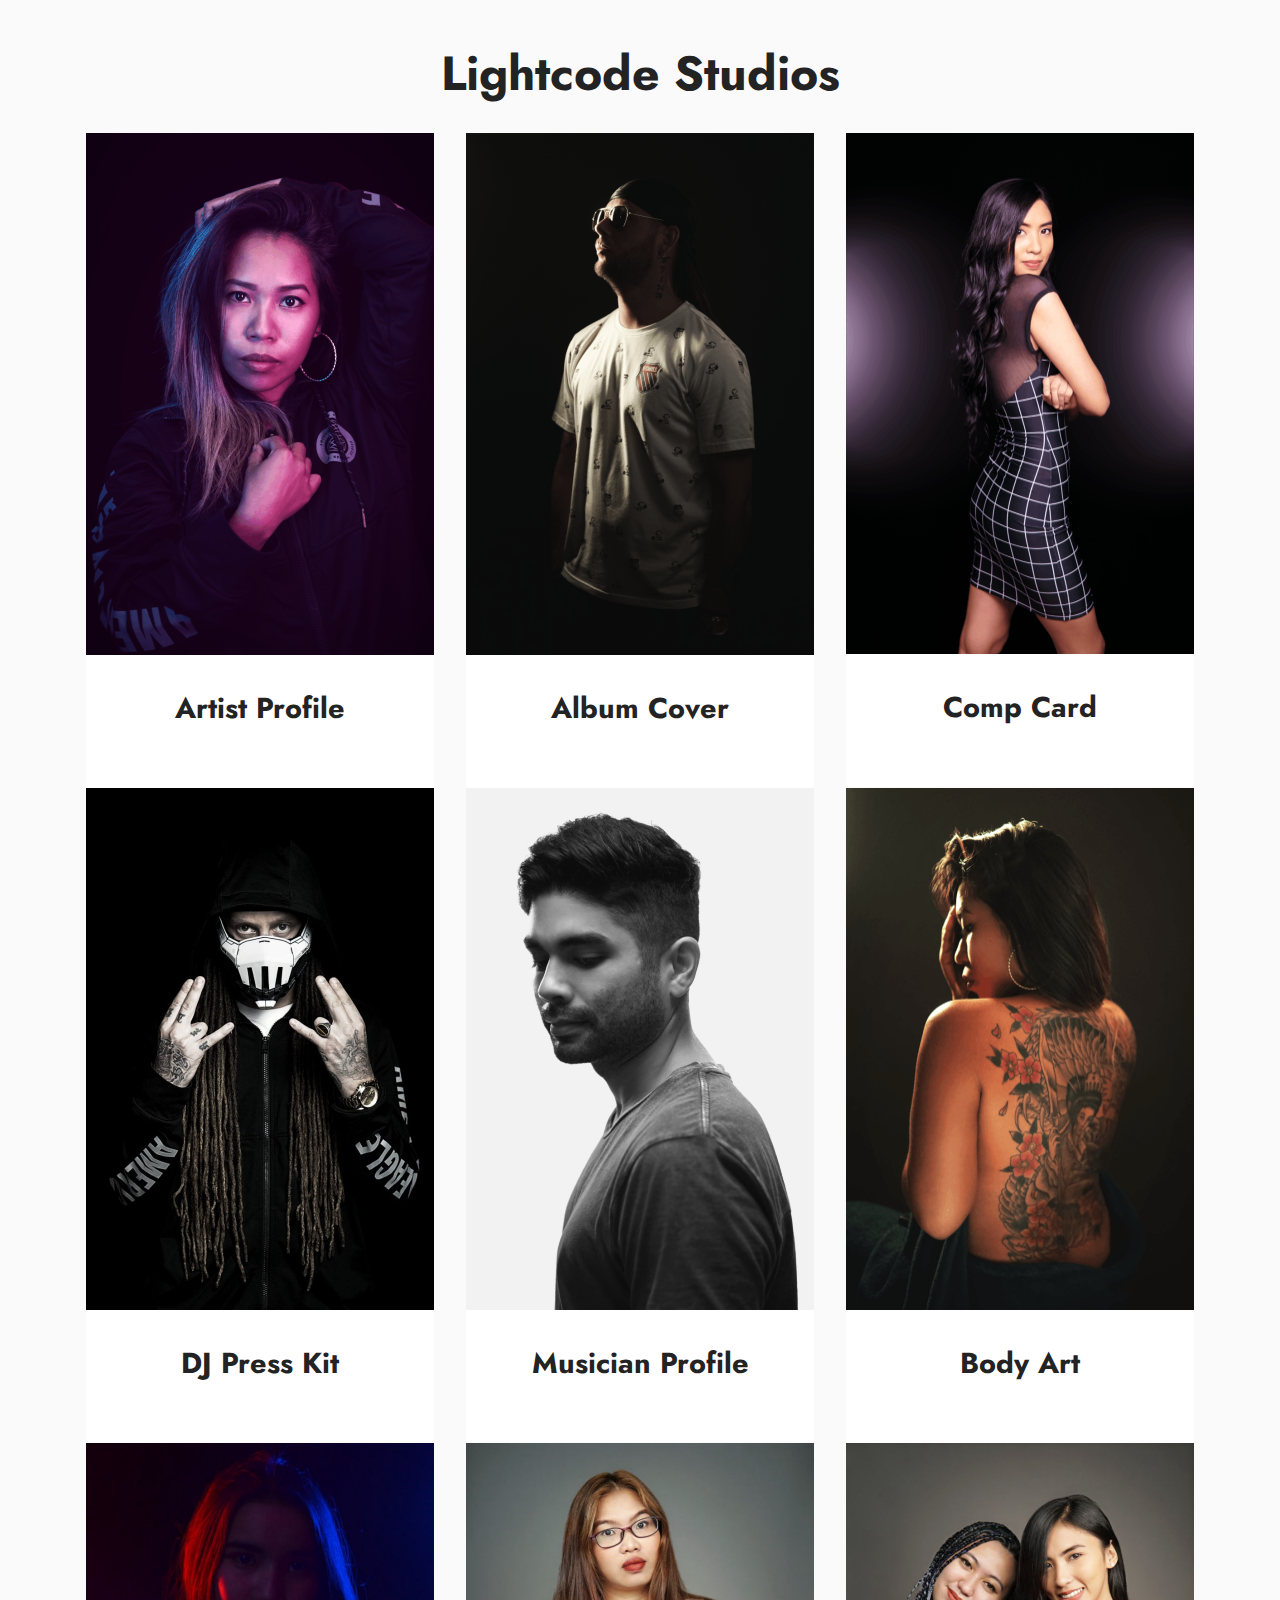
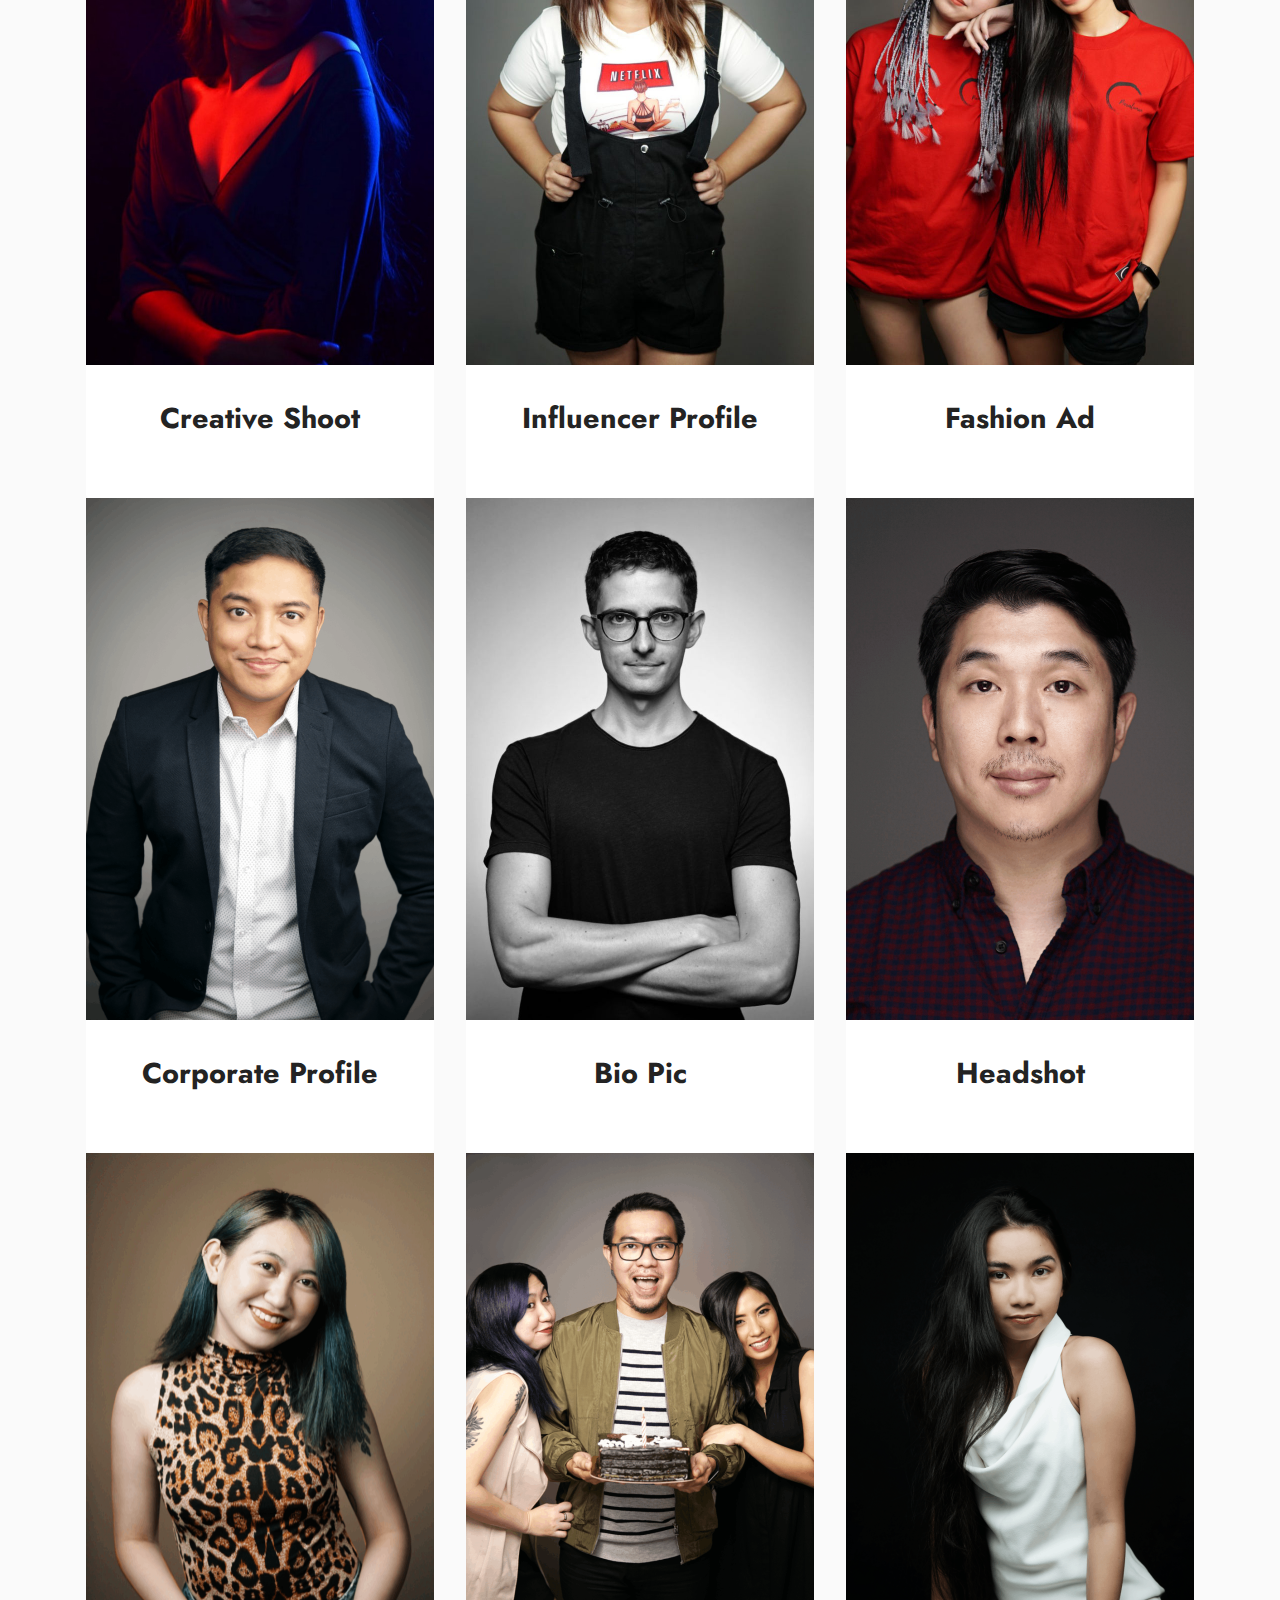
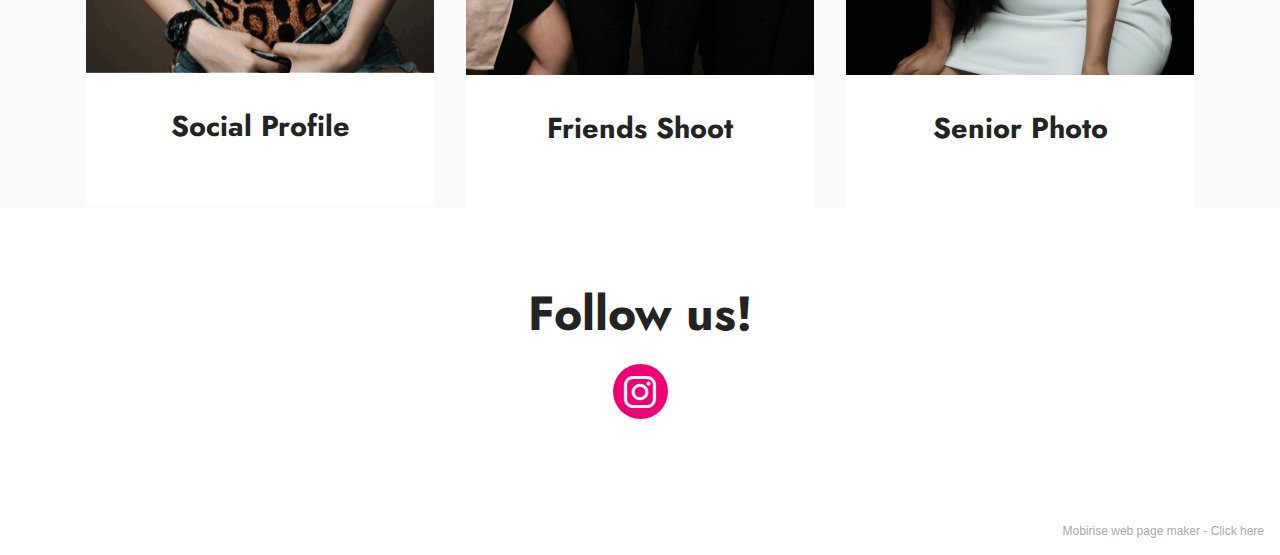
<file: lightcodestudios/index.html>
<!DOCTYPE html>
<html  >
<head>
  <!-- Site made with Mobirise Website Builder v5.2.0, https://mobirise.com -->
  <meta charset="UTF-8">
  <meta http-equiv="X-UA-Compatible" content="IE=edge">
  <meta name="generator" content="Mobirise v5.2.0, mobirise.com">
  <meta name="twitter:card" content="summary_large_image"/>
  <meta name="twitter:image:src" content="assets/images/index-meta.png">
  <meta property="og:image" content="assets/images/index-meta.png">
  <meta name="twitter:title" content="Lightcode Studios">
  <meta name="viewport" content="width=device-width, initial-scale=1, minimum-scale=1">
  <link rel="shortcut icon" href="assets/images/logo5.png" type="image/x-icon">
  <meta name="description" content="">
  
  
  <title>Lightcode Studios</title>
  <link rel="stylesheet" href="assets/tether/tether.min.css">
  <link rel="stylesheet" href="assets/bootstrap/css/bootstrap.min.css">
  <link rel="stylesheet" href="assets/bootstrap/css/bootstrap-grid.min.css">
  <link rel="stylesheet" href="assets/bootstrap/css/bootstrap-reboot.min.css">
  <link rel="stylesheet" href="assets/socicon/css/styles.css">
  <link rel="stylesheet" href="assets/theme/css/style.css">
  <link rel="preload" as="style" href="assets/mobirise/css/mbr-additional.css"><link rel="stylesheet" href="assets/mobirise/css/mbr-additional.css" type="text/css">
  
  
  
  
</head>
<body>
  
  <section class="team1 cid-so628AIDVa" id="team1-o">
    

    
    <div class="container">
        <div class="row justify-content-center">
            <div class="col-12">
                <h3 class="mbr-section-title mbr-fonts-style align-center mb-4 display-2">
                    <strong>Lightcode Studios</strong><strong><br></strong></h3>
                
            </div>
            <div class="col-sm-6 col-lg-4">
                <div class="card-wrap">
                    <div class="image-wrap">
                        <img src="assets/images/dsc00535-edit1-fx2-696x1044.png" alt="">
                    </div>
                    <div class="content-wrap">
                        <h5 class="mbr-section-title card-title mbr-fonts-style align-center m-0 display-5"><strong>Artist Profile</strong><strong><br></strong></h5>
                        <h6 class="mbr-role mbr-fonts-style align-center mb-3 display-4"><strong>&nbsp;</strong></h6>
                        
                        
                        
                    </div>
                </div>
            </div>

            <div class="col-sm-6 col-lg-4">
                <div class="card-wrap">
                    <div class="image-wrap">
                        <img src="assets/images/dsc00453-edit1-fx1-medium-696x1044.png" alt="">
                    </div>
                    <div class="content-wrap">
                        <h5 class="mbr-section-title card-title mbr-fonts-style align-center m-0 display-5">
                            <strong>Album Cover</strong></h5>
                        <h6 class="mbr-role mbr-fonts-style align-center mb-3 display-4"><strong>&nbsp;</strong></h6>
                        
                        
                        
                    </div>
                </div>
            </div>

            <div class="col-sm-6 col-lg-4">
                <div class="card-wrap">
                    <div class="image-wrap">
                        <img src="assets/images/dsc00356-edit2-medium-696x1043.png" alt="">
                    </div>
                    <div class="content-wrap">
                        <h5 class="mbr-section-title card-title mbr-fonts-style align-center m-0 display-5">
                            <strong>Comp Card</strong></h5>
                        <h6 class="mbr-role mbr-fonts-style align-center mb-3 display-4"><strong>&nbsp;</strong></h6>
                        
                        
                        
                    </div>
                </div>
            </div>

            
        </div>
    </div>
</section>

<section class="team1 cid-so68VoXydP" id="team1-q">
    

    
    <div class="container">
        <div class="row justify-content-center">
            
            <div class="col-sm-6 col-lg-4">
                <div class="card-wrap">
                    <div class="image-wrap">
                        <img src="assets/images/dsc00311-2-edit1-fx1-medium-696x1044.jpg" alt="">
                    </div>
                    <div class="content-wrap">
                        <h5 class="mbr-section-title card-title mbr-fonts-style align-center m-0 display-5"><strong>DJ Press Kit</strong></h5>
                        <h6 class="mbr-role mbr-fonts-style align-center mb-3 display-4"><strong>&nbsp;</strong></h6>
                        
                        
                        
                    </div>
                </div>
            </div>

            <div class="col-sm-6 col-lg-4">
                <div class="card-wrap">
                    <div class="image-wrap">
                        <img src="assets/images/dsc00098-compare2-medium-696x1044.png" alt="">
                    </div>
                    <div class="content-wrap">
                        <h5 class="mbr-section-title card-title mbr-fonts-style align-center m-0 display-5">
                            <strong>Musician Profile</strong></h5>
                        <h6 class="mbr-role mbr-fonts-style align-center mb-3 display-4"><strong>&nbsp;</strong></h6>
                        
                        
                        
                    </div>
                </div>
            </div>

            <div class="col-sm-6 col-lg-4">
                <div class="card-wrap">
                    <div class="image-wrap">
                        <img src="assets/images/dsc00504-edit1-fx1-rev-medium-696x1045.png" alt="">
                    </div>
                    <div class="content-wrap">
                        <h5 class="mbr-section-title card-title mbr-fonts-style align-center m-0 display-5">
                            <strong>Body Art</strong></h5>
                        <h6 class="mbr-role mbr-fonts-style align-center mb-3 display-4"><strong>&nbsp;</strong></h6>
                        
                        
                        
                    </div>
                </div>
            </div>

            
        </div>
    </div>
</section>

<section class="team1 cid-svgggyBUwY" id="team1-u">
    

    
    <div class="container">
        <div class="row justify-content-center">
            
            <div class="col-sm-6 col-lg-4">
                <div class="card-wrap">
                    <div class="image-wrap">
                        <img src="assets/images/dsc-6455-medium-696x1051.jpeg" alt="">
                    </div>
                    <div class="content-wrap">
                        <h5 class="mbr-section-title card-title mbr-fonts-style align-center m-0 display-5"><strong>Creative Shoot</strong></h5>
                        <h6 class="mbr-role mbr-fonts-style align-center mb-3 display-4"><strong>&nbsp;</strong></h6>
                        
                        
                        
                    </div>
                </div>
            </div>

            <div class="col-sm-6 col-lg-4">
                <div class="card-wrap">
                    <div class="image-wrap">
                        <img src="assets/images/dsc00830-edit4-medium-696x1044.jpg" alt="">
                    </div>
                    <div class="content-wrap">
                        <h5 class="mbr-section-title card-title mbr-fonts-style align-center m-0 display-5">
                            <strong>Influencer Profile</strong></h5>
                        <h6 class="mbr-role mbr-fonts-style align-center mb-3 display-4"><strong>&nbsp;</strong></h6>
                        
                        
                        
                    </div>
                </div>
            </div>

            <div class="col-sm-6 col-lg-4">
                <div class="card-wrap">
                    <div class="image-wrap">
                        <img src="assets/images/dsc02470-edit2-medium-696x1044.jpg" alt="">
                    </div>
                    <div class="content-wrap">
                        <h5 class="mbr-section-title card-title mbr-fonts-style align-center m-0 display-5">
                            <strong>Fashion Ad</strong></h5>
                        <h6 class="mbr-role mbr-fonts-style align-center mb-3 display-4"><strong>&nbsp;</strong></h6>
                        
                        
                        
                    </div>
                </div>
            </div>

            
        </div>
    </div>
</section>

<section class="team1 cid-so6fTJp7ix" id="team1-s">
    

    
    <div class="container">
        <div class="row justify-content-center">
            
            <div class="col-sm-6 col-lg-4">
                <div class="card-wrap">
                    <div class="image-wrap">
                        <img src="assets/images/dsc00349-edit1-fx1-3x2-medium-696x1044.png" alt="">
                    </div>
                    <div class="content-wrap">
                        <h5 class="mbr-section-title card-title mbr-fonts-style align-center m-0 display-5"><strong>Corporate Profile</strong></h5>
                        <h6 class="mbr-role mbr-fonts-style align-center mb-3 display-4"><strong>&nbsp;</strong></h6>
                        
                        
                        
                    </div>
                </div>
            </div>

            <div class="col-sm-6 col-lg-4">
                <div class="card-wrap">
                    <div class="image-wrap">
                        <img src="assets/images/dsc00283-edit-medium-696x1044.jpg" alt="">
                    </div>
                    <div class="content-wrap">
                        <h5 class="mbr-section-title card-title mbr-fonts-style align-center m-0 display-5"><strong>Bio Pic</strong></h5>
                        <h6 class="mbr-role mbr-fonts-style align-center mb-3 display-4"><strong>&nbsp;</strong></h6>
                        
                        
                        
                    </div>
                </div>
            </div>

            <div class="col-sm-6 col-lg-4">
                <div class="card-wrap">
                    <div class="image-wrap">
                        <img src="assets/images/dsc00288-edit3-crop-sharp-696x1044.png" alt="">
                    </div>
                    <div class="content-wrap">
                        <h5 class="mbr-section-title card-title mbr-fonts-style align-center m-0 display-5"><strong>Headshot</strong></h5>
                        <h6 class="mbr-role mbr-fonts-style align-center mb-3 display-4"><strong>&nbsp;</strong></h6>
                        
                        
                        
                    </div>
                </div>
            </div>

            
        </div>
    </div>
</section>

<section class="team1 cid-so6fW93YYA" id="team1-t">
    

    
    <div class="container">
        <div class="row justify-content-center">
            
            <div class="col-sm-6 col-lg-4">
                <div class="card-wrap">
                    <div class="image-wrap">
                        <img src="assets/images/7-11-2020-22-16-39-edit2-medium-696x1041.png" alt="">
                    </div>
                    <div class="content-wrap">
                        <h5 class="mbr-section-title card-title mbr-fonts-style align-center m-0 display-5"><strong>Social Profile</strong></h5>
                        <h6 class="mbr-role mbr-fonts-style align-center mb-3 display-4"><strong>&nbsp;</strong></h6>
                        
                        
                        
                    </div>
                </div>
            </div>

            <div class="col-sm-6 col-lg-4">
                <div class="card-wrap">
                    <div class="image-wrap">
                        <img src="assets/images/dsc00300-edit2-rev-medium-696x1044.png" alt="">
                    </div>
                    <div class="content-wrap">
                        <h5 class="mbr-section-title card-title mbr-fonts-style align-center m-0 display-5">
                            <strong>Friends Shoot</strong></h5>
                        <h6 class="mbr-role mbr-fonts-style align-center mb-3 display-4"><strong>&nbsp;</strong></h6>
                        
                        
                        
                    </div>
                </div>
            </div>

            <div class="col-sm-6 col-lg-4">
                <div class="card-wrap">
                    <div class="image-wrap">
                        <img src="assets/images/dsc01568-gradient-map-mm-edit-medium-696x1044.png" alt="">
                    </div>
                    <div class="content-wrap">
                        <h5 class="mbr-section-title card-title mbr-fonts-style align-center m-0 display-5">
                            <strong>Senior Photo</strong></h5>
                        <h6 class="mbr-role mbr-fonts-style align-center mb-3 display-4"><strong>&nbsp;</strong></h6>
                        
                        
                        
                    </div>
                </div>
            </div>

            
        </div>
    </div>
</section>

<section class="share3 cid-so62fxJKOV" id="share3-p">
    
     
    
    

    <div class="container">
        <div class="media-container-row">
            <div class="col-12">
                <h3 class="mbr-section-title align-center mb-3 mbr-fonts-style display-2"><strong>Follow us!</strong></h3>
                <div class="social-list align-center">
                   
                    
                        
                        <a class="iconfont-wrapper bg-instagram m-2" href="https://www.instagram.com/modernlightbgc/" target="_blank">
                            <span class="socicon-instagram socicon"></span>
                        </a>
                        
                        
                        
                        
                        
                        
                        
                        
                </div>
            </div>
        </div>
    </div>
</section><section style="background-color: #fff; font-family: -apple-system, BlinkMacSystemFont, 'Segoe UI', 'Roboto', 'Helvetica Neue', Arial, sans-serif; color:#aaa; font-size:12px; padding: 0; align-items: center; display: flex;"><a href="https://mobirise.site/b" style="flex: 1 1; height: 3rem; padding-left: 1rem;"></a><p style="flex: 0 0 auto; margin:0; padding-right:1rem;">Mobirise web page maker - <a href="https://mobirise.site/p" style="color:#aaa;">Click here</a></p></section><script src="assets/web/assets/jquery/jquery.min.js"></script>  <script src="assets/popper/popper.min.js"></script>  <script src="assets/tether/tether.min.js"></script>  <script src="assets/bootstrap/js/bootstrap.min.js"></script>  <script src="assets/smoothscroll/smooth-scroll.js"></script>  <script src="assets/theme/js/script.js"></script>  
  
  
</body>
</html>
</file>
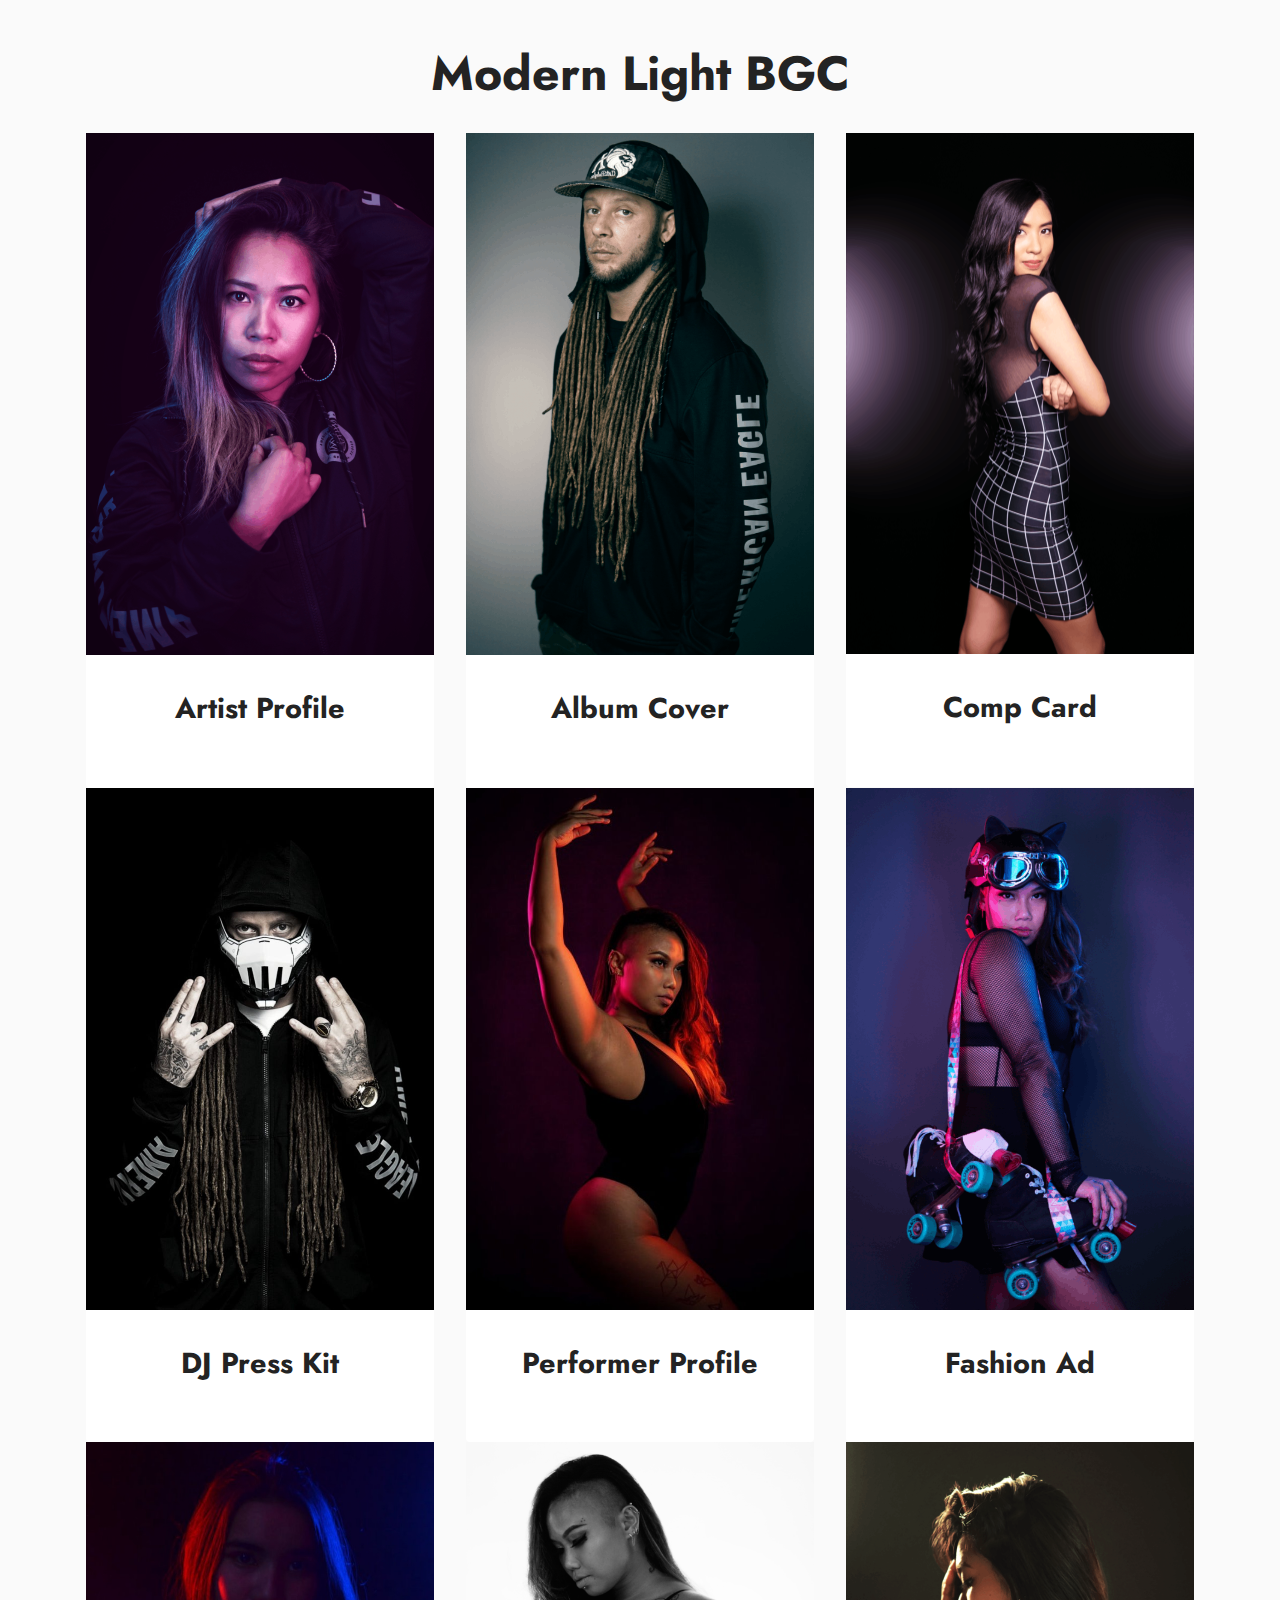
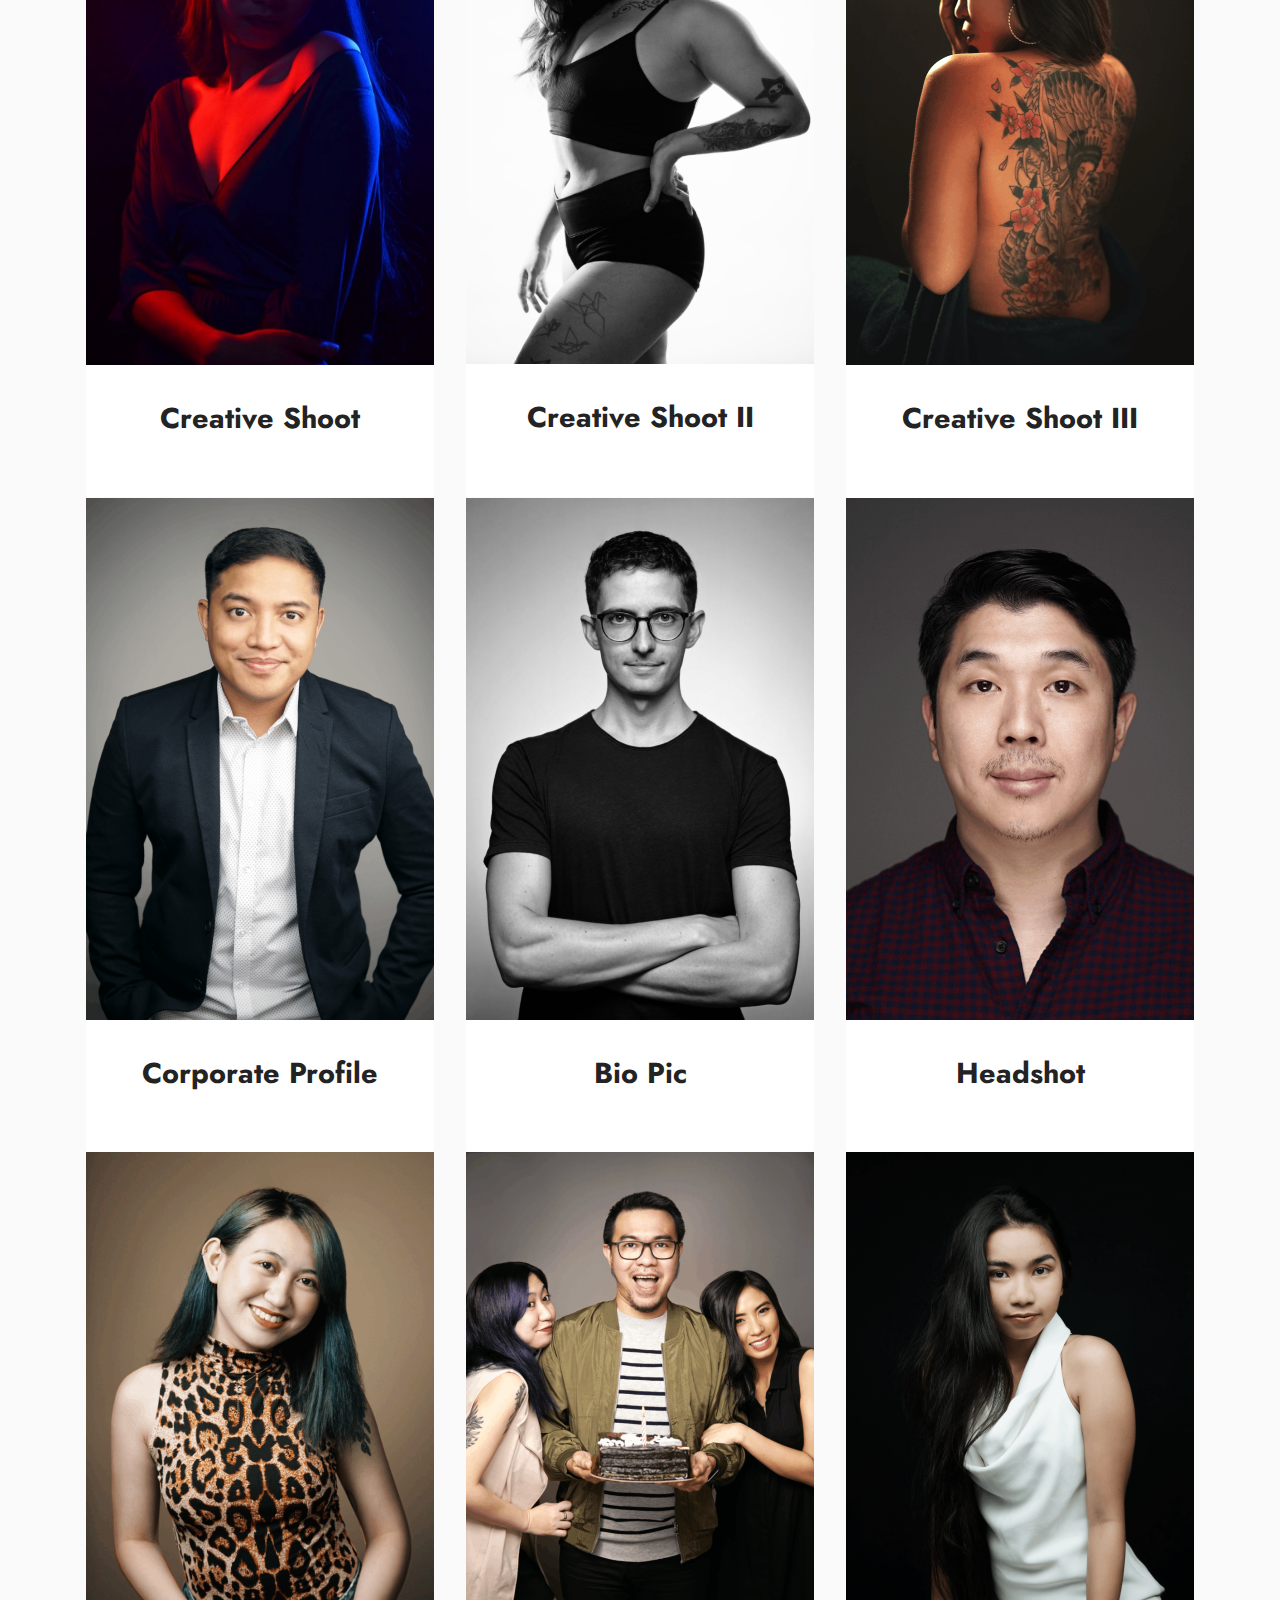
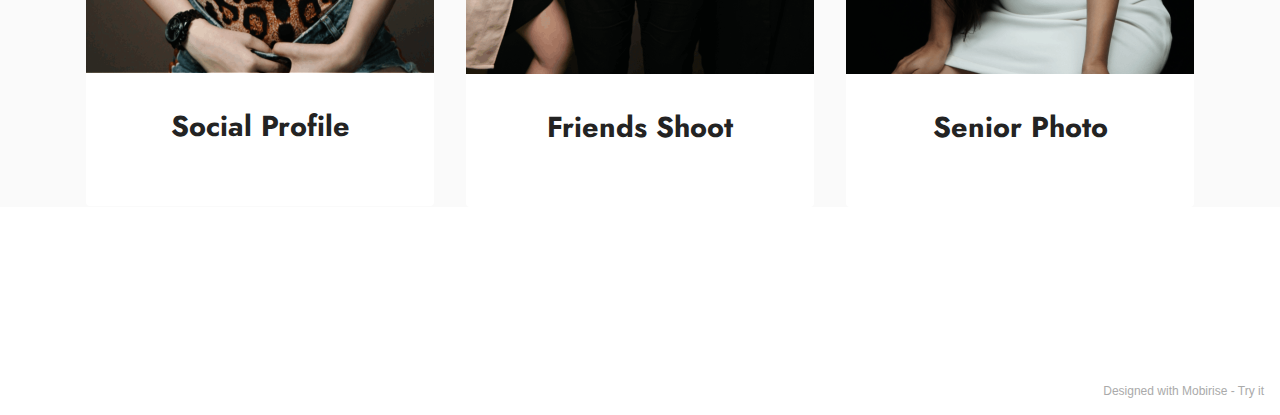
<file: modernlightbgc/index.html>
<!DOCTYPE html>
<html  >
<head>
  <!-- Site made with Mobirise Website Builder v5.2.0, https://mobirise.com -->
  <meta charset="UTF-8">
  <meta http-equiv="X-UA-Compatible" content="IE=edge">
  <meta name="generator" content="Mobirise v5.2.0, mobirise.com">
  <meta name="twitter:card" content="summary_large_image"/>
  <meta name="twitter:image:src" content="assets/images/index-meta.png">
  <meta property="og:image" content="assets/images/index-meta.png">
  <meta name="twitter:title" content="Modern Light BGC">
  <meta name="viewport" content="width=device-width, initial-scale=1, minimum-scale=1">
  <link rel="shortcut icon" href="assets/images/logo5.png" type="image/x-icon">
  <meta name="description" content="">
  
  
  <title>Modern Light BGC</title>
  <link rel="stylesheet" href="assets/tether/tether.min.css">
  <link rel="stylesheet" href="assets/bootstrap/css/bootstrap.min.css">
  <link rel="stylesheet" href="assets/bootstrap/css/bootstrap-grid.min.css">
  <link rel="stylesheet" href="assets/bootstrap/css/bootstrap-reboot.min.css">
  <link rel="stylesheet" href="assets/socicon/css/styles.css">
  <link rel="stylesheet" href="assets/theme/css/style.css">
  <link rel="preload" as="style" href="assets/mobirise/css/mbr-additional.css"><link rel="stylesheet" href="assets/mobirise/css/mbr-additional.css" type="text/css">
  
  
  
  
</head>
<body>
  
  <section class="team1 cid-so628AIDVa" id="team1-o">
    

    
    <div class="container">
        <div class="row justify-content-center">
            <div class="col-12">
                <h3 class="mbr-section-title mbr-fonts-style align-center mb-4 display-2">
                    <strong>Modern Light BGC</strong><strong><br></strong></h3>
                
            </div>
            <div class="col-sm-6 col-lg-4">
                <div class="card-wrap">
                    <div class="image-wrap">
                        <img src="assets/images/dsc00535-edit1-fx2-696x1044.png" alt="">
                    </div>
                    <div class="content-wrap">
                        <h5 class="mbr-section-title card-title mbr-fonts-style align-center m-0 display-5"><strong>Artist Profile</strong><strong><br></strong></h5>
                        <h6 class="mbr-role mbr-fonts-style align-center mb-3 display-4"><strong>&nbsp;</strong></h6>
                        
                        
                        
                    </div>
                </div>
            </div>

            <div class="col-sm-6 col-lg-4">
                <div class="card-wrap">
                    <div class="image-wrap">
                        <img src="assets/images/dsc01784-edit2-medium-696x870.png" alt="">
                    </div>
                    <div class="content-wrap">
                        <h5 class="mbr-section-title card-title mbr-fonts-style align-center m-0 display-5">
                            <strong>Album Cover</strong></h5>
                        <h6 class="mbr-role mbr-fonts-style align-center mb-3 display-4"><strong>&nbsp;</strong></h6>
                        
                        
                        
                    </div>
                </div>
            </div>

            <div class="col-sm-6 col-lg-4">
                <div class="card-wrap">
                    <div class="image-wrap">
                        <img src="assets/images/dsc00356-edit2-medium-696x1043.png" alt="">
                    </div>
                    <div class="content-wrap">
                        <h5 class="mbr-section-title card-title mbr-fonts-style align-center m-0 display-5">
                            <strong>Comp Card</strong></h5>
                        <h6 class="mbr-role mbr-fonts-style align-center mb-3 display-4"><strong>&nbsp;</strong></h6>
                        
                        
                        
                    </div>
                </div>
            </div>

            
        </div>
    </div>
</section>

<section class="team1 cid-so68VoXydP" id="team1-q">
    

    
    <div class="container">
        <div class="row justify-content-center">
            
            <div class="col-sm-6 col-lg-4">
                <div class="card-wrap">
                    <div class="image-wrap">
                        <img src="assets/images/dsc00311-2-edit1-fx1-medium-696x1044.jpg" alt="">
                    </div>
                    <div class="content-wrap">
                        <h5 class="mbr-section-title card-title mbr-fonts-style align-center m-0 display-5"><strong>DJ Press Kit</strong></h5>
                        <h6 class="mbr-role mbr-fonts-style align-center mb-3 display-4"><strong>&nbsp;</strong></h6>
                        
                        
                        
                    </div>
                </div>
            </div>

            <div class="col-sm-6 col-lg-4">
                <div class="card-wrap">
                    <div class="image-wrap">
                        <img src="assets/images/dsc00405-edit-fx1-medium-696x870.jpeg" alt="">
                    </div>
                    <div class="content-wrap">
                        <h5 class="mbr-section-title card-title mbr-fonts-style align-center m-0 display-5">
                            <strong>Performer Profile</strong></h5>
                        <h6 class="mbr-role mbr-fonts-style align-center mb-3 display-4"><strong>&nbsp;</strong></h6>
                        
                        
                        
                    </div>
                </div>
            </div>

            <div class="col-sm-6 col-lg-4">
                <div class="card-wrap">
                    <div class="image-wrap">
                        <img src="assets/images/dsc00266-edit-medium-696x870.png" alt="">
                    </div>
                    <div class="content-wrap">
                        <h5 class="mbr-section-title card-title mbr-fonts-style align-center m-0 display-5"><strong>Fashion Ad</strong></h5>
                        <h6 class="mbr-role mbr-fonts-style align-center mb-3 display-4"><strong>&nbsp;</strong></h6>
                        
                        
                        
                    </div>
                </div>
            </div>

            
        </div>
    </div>
</section>

<section class="team1 cid-svgggyBUwY" id="team1-u">
    

    
    <div class="container">
        <div class="row justify-content-center">
            
            <div class="col-sm-6 col-lg-4">
                <div class="card-wrap">
                    <div class="image-wrap">
                        <img src="assets/images/dsc-6455-medium-696x1051.jpeg" alt="">
                    </div>
                    <div class="content-wrap">
                        <h5 class="mbr-section-title card-title mbr-fonts-style align-center m-0 display-5"><strong>Creative Shoot</strong></h5>
                        <h6 class="mbr-role mbr-fonts-style align-center mb-3 display-4"><strong>&nbsp;</strong></h6>
                        
                        
                        
                    </div>
                </div>
            </div>

            <div class="col-sm-6 col-lg-4">
                <div class="card-wrap">
                    <div class="image-wrap">
                        <img src="assets/images/0063-edit-flip2-medium-696x870.png" alt="">
                    </div>
                    <div class="content-wrap">
                        <h5 class="mbr-section-title card-title mbr-fonts-style align-center m-0 display-5"><strong>Creative Shoot II</strong></h5>
                        <h6 class="mbr-role mbr-fonts-style align-center mb-3 display-4"><strong>&nbsp;</strong></h6>
                        
                        
                        
                    </div>
                </div>
            </div>

            <div class="col-sm-6 col-lg-4">
                <div class="card-wrap">
                    <div class="image-wrap">
                        <img src="assets/images/dsc00504-edit1-fx1-rev-medium-696x1045.png" alt="">
                    </div>
                    <div class="content-wrap">
                        <h5 class="mbr-section-title card-title mbr-fonts-style align-center m-0 display-5">
                            <strong>Creative Shoot III</strong></h5>
                        <h6 class="mbr-role mbr-fonts-style align-center mb-3 display-4"><strong>&nbsp;</strong></h6>
                        
                        
                        
                    </div>
                </div>
            </div>

            
        </div>
    </div>
</section>

<section class="team1 cid-so6fTJp7ix" id="team1-s">
    

    
    <div class="container">
        <div class="row justify-content-center">
            
            <div class="col-sm-6 col-lg-4">
                <div class="card-wrap">
                    <div class="image-wrap">
                        <img src="assets/images/dsc00349-edit1-fx1-3x2-medium-696x1044.png" alt="">
                    </div>
                    <div class="content-wrap">
                        <h5 class="mbr-section-title card-title mbr-fonts-style align-center m-0 display-5"><strong>Corporate Profile</strong></h5>
                        <h6 class="mbr-role mbr-fonts-style align-center mb-3 display-4"><strong>&nbsp;</strong></h6>
                        
                        
                        
                    </div>
                </div>
            </div>

            <div class="col-sm-6 col-lg-4">
                <div class="card-wrap">
                    <div class="image-wrap">
                        <img src="assets/images/dsc00283-edit-medium-696x1044.jpg" alt="">
                    </div>
                    <div class="content-wrap">
                        <h5 class="mbr-section-title card-title mbr-fonts-style align-center m-0 display-5"><strong>Bio Pic</strong></h5>
                        <h6 class="mbr-role mbr-fonts-style align-center mb-3 display-4"><strong>&nbsp;</strong></h6>
                        
                        
                        
                    </div>
                </div>
            </div>

            <div class="col-sm-6 col-lg-4">
                <div class="card-wrap">
                    <div class="image-wrap">
                        <img src="assets/images/dsc00288-edit3-crop-sharp-696x1044.png" alt="">
                    </div>
                    <div class="content-wrap">
                        <h5 class="mbr-section-title card-title mbr-fonts-style align-center m-0 display-5"><strong>Headshot</strong></h5>
                        <h6 class="mbr-role mbr-fonts-style align-center mb-3 display-4"><strong>&nbsp;</strong></h6>
                        
                        
                        
                    </div>
                </div>
            </div>

            
        </div>
    </div>
</section>

<section class="team1 cid-so6fW93YYA" id="team1-t">
    

    
    <div class="container">
        <div class="row justify-content-center">
            
            <div class="col-sm-6 col-lg-4">
                <div class="card-wrap">
                    <div class="image-wrap">
                        <img src="assets/images/7-11-2020-22-16-39-edit2-medium-696x1041.png" alt="">
                    </div>
                    <div class="content-wrap">
                        <h5 class="mbr-section-title card-title mbr-fonts-style align-center m-0 display-5"><strong>Social Profile</strong></h5>
                        <h6 class="mbr-role mbr-fonts-style align-center mb-3 display-4"><strong>&nbsp;</strong></h6>
                        
                        
                        
                    </div>
                </div>
            </div>

            <div class="col-sm-6 col-lg-4">
                <div class="card-wrap">
                    <div class="image-wrap">
                        <img src="assets/images/dsc00300-edit2-rev-medium-696x1044.png" alt="">
                    </div>
                    <div class="content-wrap">
                        <h5 class="mbr-section-title card-title mbr-fonts-style align-center m-0 display-5">
                            <strong>Friends Shoot</strong></h5>
                        <h6 class="mbr-role mbr-fonts-style align-center mb-3 display-4"><strong>&nbsp;</strong></h6>
                        
                        
                        
                    </div>
                </div>
            </div>

            <div class="col-sm-6 col-lg-4">
                <div class="card-wrap">
                    <div class="image-wrap">
                        <img src="assets/images/dsc01568-gradient-map-mm-edit-medium-696x1044.png" alt="">
                    </div>
                    <div class="content-wrap">
                        <h5 class="mbr-section-title card-title mbr-fonts-style align-center m-0 display-5">
                            <strong>Senior Photo</strong></h5>
                        <h6 class="mbr-role mbr-fonts-style align-center mb-3 display-4"><strong>&nbsp;</strong></h6>
                        
                        
                        
                    </div>
                </div>
            </div>

            
        </div>
    </div>
</section>

<section class="share3 cid-so62fxJKOV" id="share3-p">
    
     
    
    

    <div class="container">
        <div class="media-container-row">
            <div class="col-12">
                
                <div class="social-list align-center">
                   
                    
                        
                        
                        
                        
                        
                        
                        
                        
                        
                        
                </div>
            </div>
        </div>
    </div>
</section><section style="background-color: #fff; font-family: -apple-system, BlinkMacSystemFont, 'Segoe UI', 'Roboto', 'Helvetica Neue', Arial, sans-serif; color:#aaa; font-size:12px; padding: 0; align-items: center; display: flex;"><a href="https://mobirise.site/e" style="flex: 1 1; height: 3rem; padding-left: 1rem;"></a><p style="flex: 0 0 auto; margin:0; padding-right:1rem;">Designed with Mobirise - <a href="https://mobirise.site/l" style="color:#aaa;">Try it</a></p></section><script src="assets/web/assets/jquery/jquery.min.js"></script>  <script src="assets/popper/popper.min.js"></script>  <script src="assets/tether/tether.min.js"></script>  <script src="assets/bootstrap/js/bootstrap.min.js"></script>  <script src="assets/smoothscroll/smooth-scroll.js"></script>  <script src="assets/theme/js/script.js"></script>  
  
  
</body>
</html>
</file>
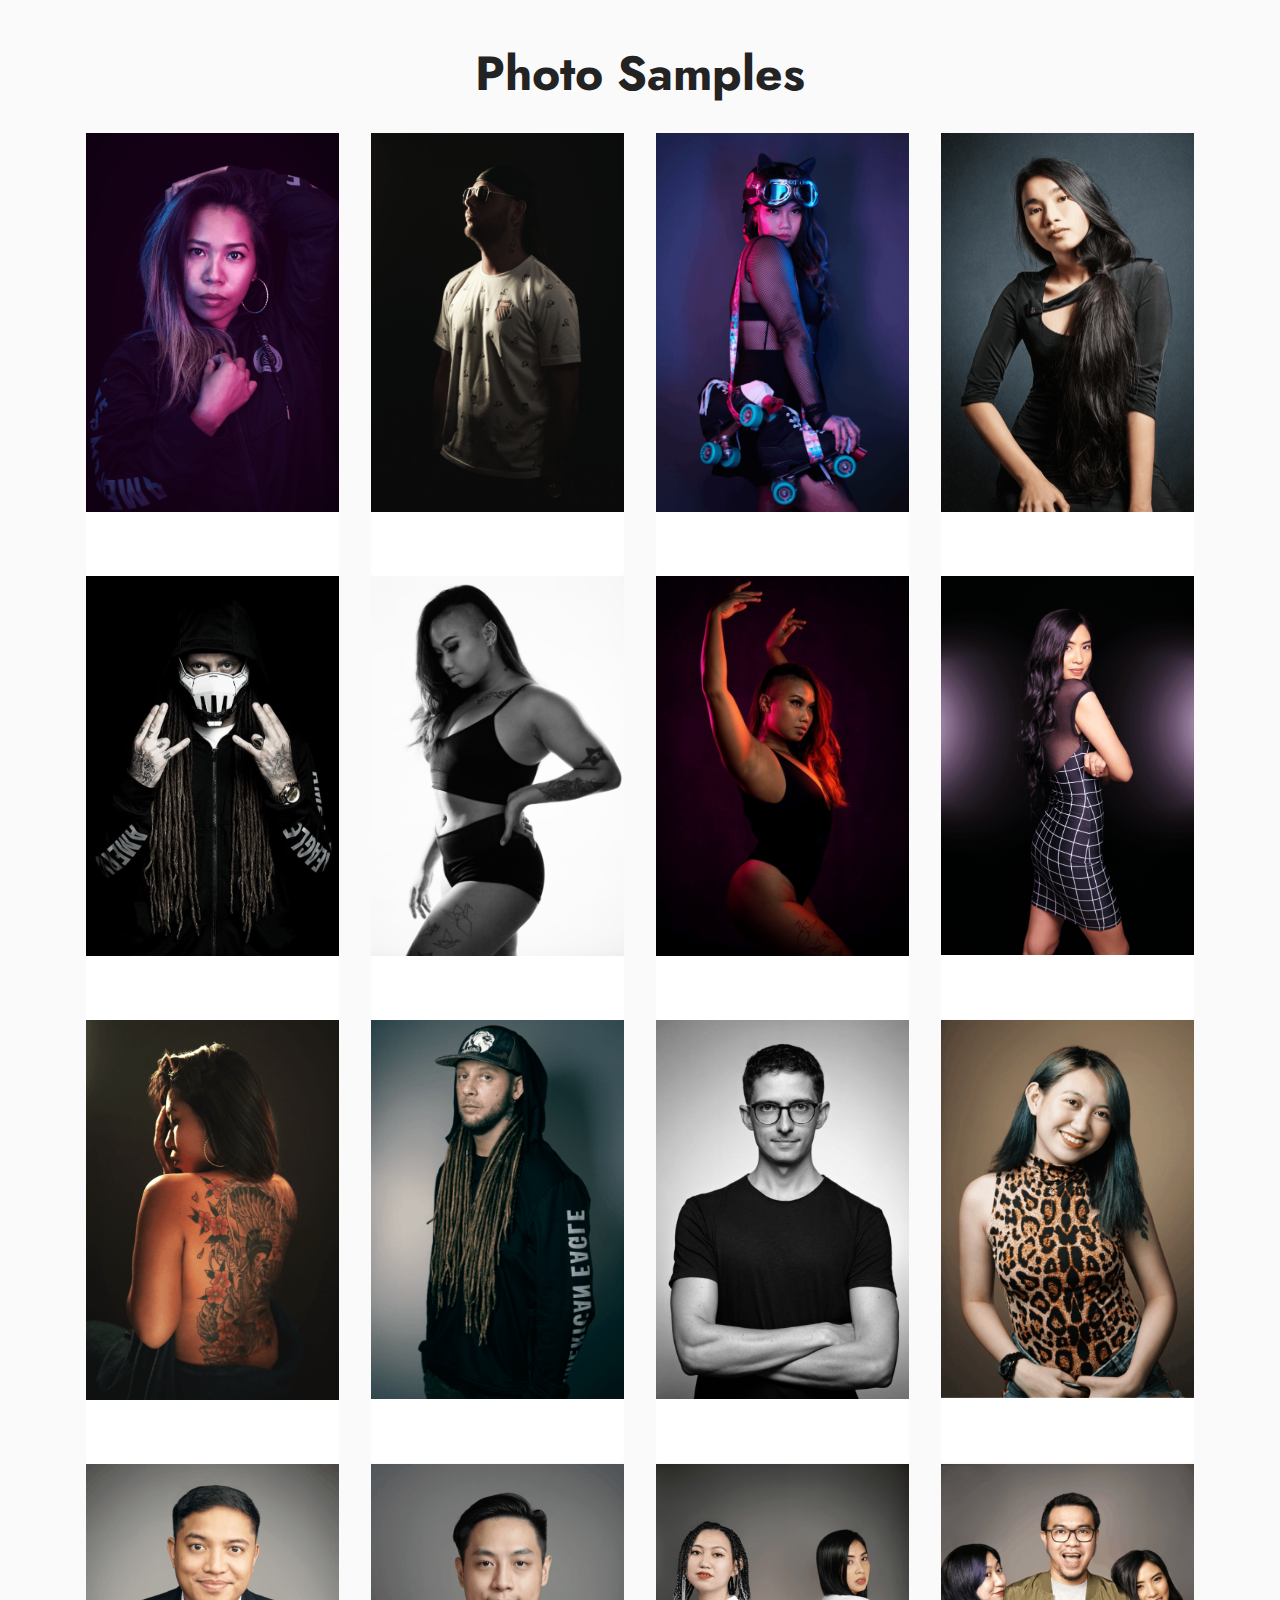
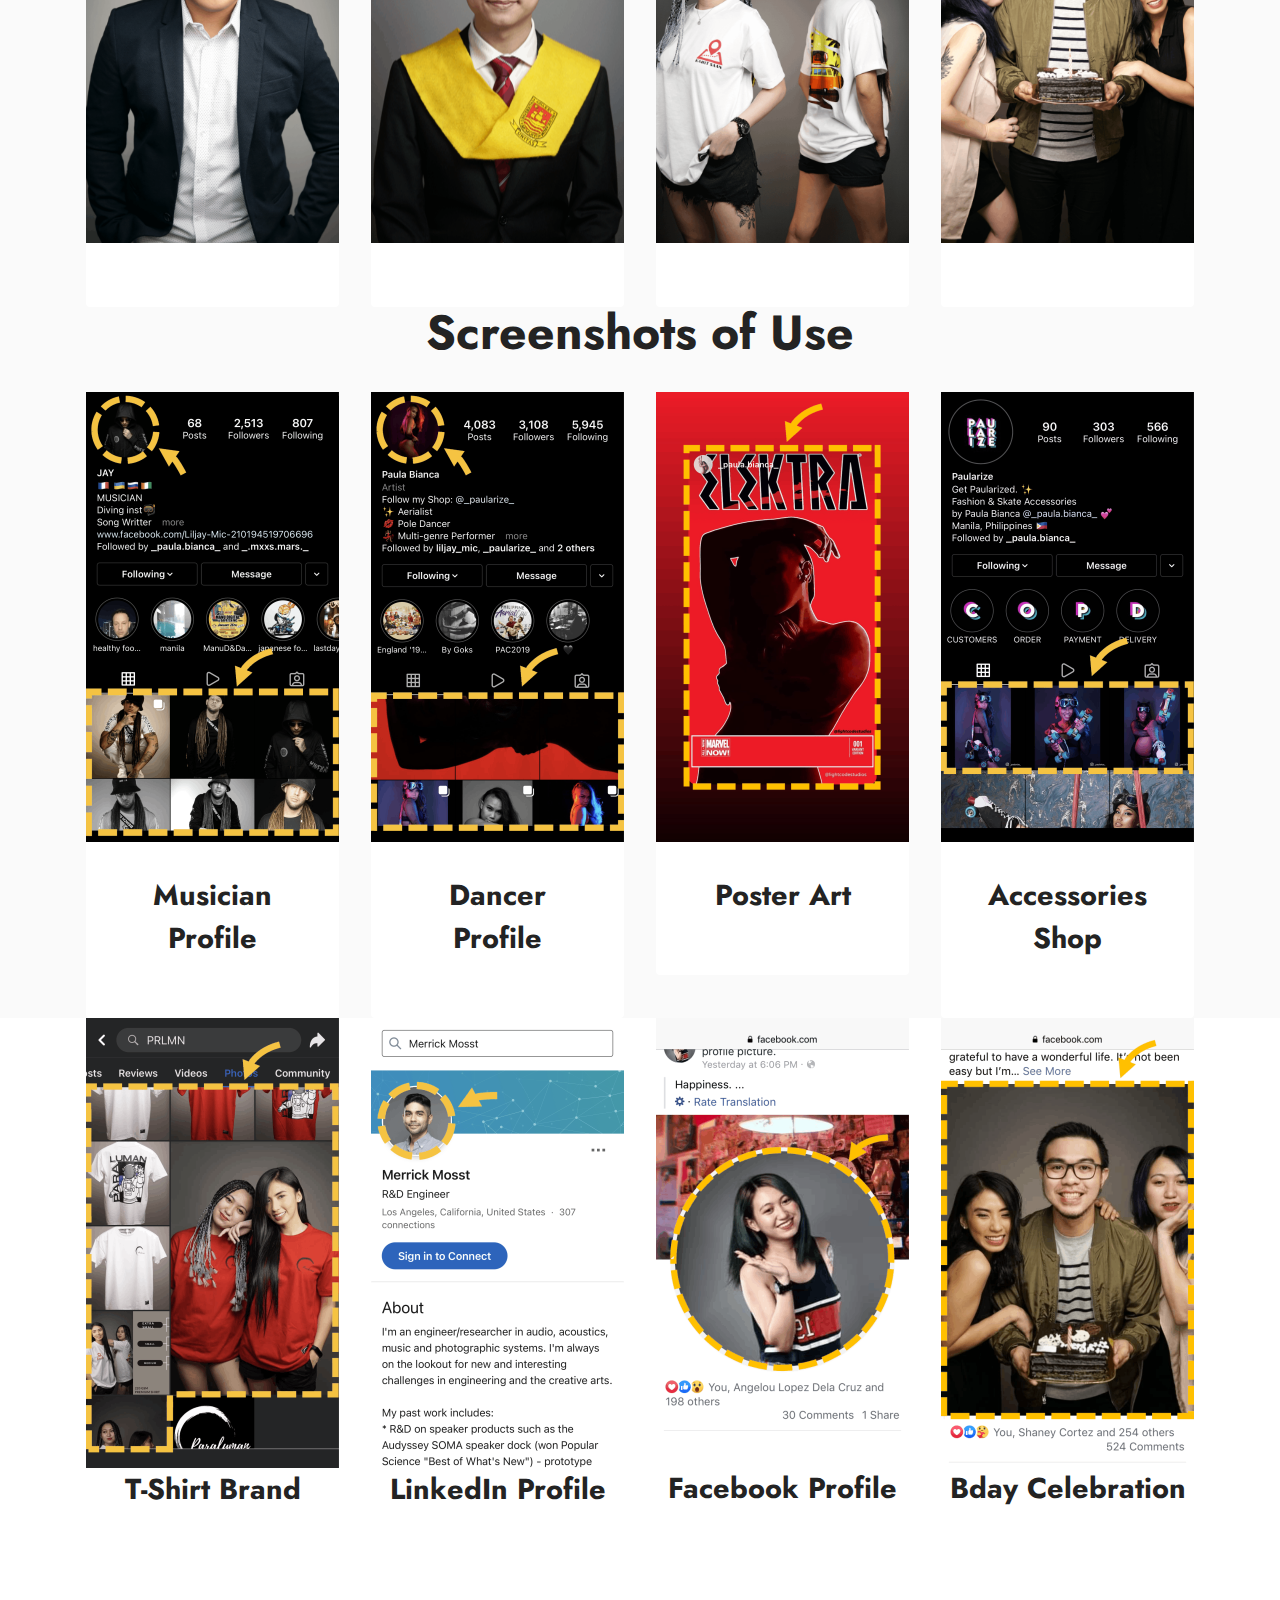
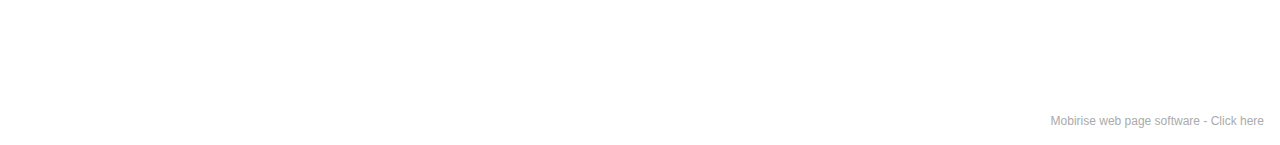
<file: samples/index.html>
<!DOCTYPE html>
<html  >
<head>
  <!-- Site made with Mobirise Website Builder v5.2.0, https://mobirise.com -->
  <meta charset="UTF-8">
  <meta http-equiv="X-UA-Compatible" content="IE=edge">
  <meta name="generator" content="Mobirise v5.2.0, mobirise.com">
  <meta name="twitter:card" content="summary_large_image"/>
  <meta name="twitter:image:src" content="assets/images/index-meta.png">
  <meta property="og:image" content="assets/images/index-meta.png">
  <meta name="twitter:title" content="Photo Samples">
  <meta name="viewport" content="width=device-width, initial-scale=1, minimum-scale=1">
  <link rel="shortcut icon" href="assets/images/logo5.png" type="image/x-icon">
  <meta name="description" content="">
  
  
  <title>Photo Samples</title>
  <link rel="stylesheet" href="assets/tether/tether.min.css">
  <link rel="stylesheet" href="assets/bootstrap/css/bootstrap.min.css">
  <link rel="stylesheet" href="assets/bootstrap/css/bootstrap-grid.min.css">
  <link rel="stylesheet" href="assets/bootstrap/css/bootstrap-reboot.min.css">
  <link rel="stylesheet" href="assets/socicon/css/styles.css">
  <link rel="stylesheet" href="assets/theme/css/style.css">
  <link rel="preload" as="style" href="assets/mobirise/css/mbr-additional.css"><link rel="stylesheet" href="assets/mobirise/css/mbr-additional.css" type="text/css">
  
  
  
  
</head>
<body>
  
  <section class="team1 cid-so628AIDVa" id="team1-o">
    

    
    <div class="container">
        <div class="row justify-content-center">
            <div class="col-12">
                <h3 class="mbr-section-title mbr-fonts-style align-center mb-4 display-2">
                    <strong>Photo Samples</strong><strong><br></strong></h3>
                
            </div>
            <div class="col-sm-6 col-lg-3">
                <div class="card-wrap">
                    <div class="image-wrap">
                        <img src="assets/images/dsc00535-edit1-fx2-696x1044.png" alt="">
                    </div>
                    <div class="content-wrap">
                        
                        
                        
                        
                        
                    </div>
                </div>
            </div>

            <div class="col-sm-6 col-lg-3">
                <div class="card-wrap">
                    <div class="image-wrap">
                        <img src="assets/images/dsc00453-edit1-fx1-medium-696x1044.png" alt="">
                    </div>
                    <div class="content-wrap">
                        
                        
                        
                        
                        
                    </div>
                </div>
            </div>

            <div class="col-sm-6 col-lg-3">
                <div class="card-wrap">
                    <div class="image-wrap">
                        <img src="assets/images/dsc00266-edit-medium-696x870.png" alt="">
                    </div>
                    <div class="content-wrap">
                        
                        
                        
                        
                        
                    </div>
                </div>
            </div>

            <div class="col-sm-6 col-lg-3">
                <div class="card-wrap">
                    <div class="image-wrap">
                        <img src="assets/images/dsc02145-fuji-pro-160c-2x3-medium-506x759.png" alt="">
                    </div>
                    <div class="content-wrap">
                        
                        
                        
                        
                        
                    </div>
                </div>
            </div>
        </div>
    </div>
</section>

<section class="team1 cid-so68VoXydP" id="team1-q">
    

    
    <div class="container">
        <div class="row justify-content-center">
            
            <div class="col-sm-6 col-lg-3">
                <div class="card-wrap">
                    <div class="image-wrap">
                        <img src="assets/images/dsc00311-2-edit1-fx1-medium-696x1044.jpeg" alt="">
                    </div>
                    <div class="content-wrap">
                        
                        
                        
                        
                        
                    </div>
                </div>
            </div>

            <div class="col-sm-6 col-lg-3">
                <div class="card-wrap">
                    <div class="image-wrap">
                        <img src="assets/images/0063-edit-flip2-medium-696x870.png" alt="">
                    </div>
                    <div class="content-wrap">
                        
                        
                        
                        
                        
                    </div>
                </div>
            </div>

            <div class="col-sm-6 col-lg-3">
                <div class="card-wrap">
                    <div class="image-wrap">
                        <img src="assets/images/dsc00405-edit-fx1-medium-696x870.jpeg" alt="">
                    </div>
                    <div class="content-wrap">
                        
                        
                        
                        
                        
                    </div>
                </div>
            </div>

            <div class="col-sm-6 col-lg-3">
                <div class="card-wrap">
                    <div class="image-wrap">
                        <img src="assets/images/dsc00356-edit2-medium-696x1043.png" alt="">
                    </div>
                    <div class="content-wrap">
                        
                        
                        
                        
                        
                    </div>
                </div>
            </div>
        </div>
    </div>
</section>

<section class="team1 cid-svgggyBUwY" id="team1-u">
    

    
    <div class="container">
        <div class="row justify-content-center">
            
            <div class="col-sm-6 col-lg-3">
                <div class="card-wrap">
                    <div class="image-wrap">
                        <img src="assets/images/dsc00504-edit1-fx1-rev-medium-696x1045.png" alt="">
                    </div>
                    <div class="content-wrap">
                        
                        
                        
                        
                        
                    </div>
                </div>
            </div>

            <div class="col-sm-6 col-lg-3">
                <div class="card-wrap">
                    <div class="image-wrap">
                        <img src="assets/images/dsc01784-edit2-medium-696x870.png" alt="">
                    </div>
                    <div class="content-wrap">
                        
                        
                        
                        
                        
                    </div>
                </div>
            </div>

            <div class="col-sm-6 col-lg-3">
                <div class="card-wrap">
                    <div class="image-wrap">
                        <img src="assets/images/dsc00283-edit-medium-696x1044.jpg" alt="">
                    </div>
                    <div class="content-wrap">
                        
                        
                        
                        
                        
                    </div>
                </div>
            </div>

            <div class="col-sm-6 col-lg-3">
                <div class="card-wrap">
                    <div class="image-wrap">
                        <img src="assets/images/7-11-2020-22-16-39-edit2-medium-696x1041.png" alt="">
                    </div>
                    <div class="content-wrap">
                        
                        
                        
                        
                        
                    </div>
                </div>
            </div>
        </div>
    </div>
</section>

<section class="team1 cid-so6fTJp7ix" id="team1-s">
    

    
    <div class="container">
        <div class="row justify-content-center">
            
            <div class="col-sm-6 col-lg-3">
                <div class="card-wrap">
                    <div class="image-wrap">
                        <img src="assets/images/dsc00349-edit1-fx1-3x2-medium-696x1044.png" alt="">
                    </div>
                    <div class="content-wrap">
                        
                        
                        
                        
                        
                    </div>
                </div>
            </div>

            <div class="col-sm-6 col-lg-3">
                <div class="card-wrap">
                    <div class="image-wrap">
                        <img src="assets/images/vrd8lznw-edit-medium-506x759.png" alt="">
                    </div>
                    <div class="content-wrap">
                        
                        
                        
                        
                        
                    </div>
                </div>
            </div>

            <div class="col-sm-6 col-lg-3">
                <div class="card-wrap">
                    <div class="image-wrap">
                        <img src="assets/images/dsc02205-edit-fx1-medium-696x1044.png" alt="">
                    </div>
                    <div class="content-wrap">
                        
                        
                        
                        
                        
                    </div>
                </div>
            </div>

            <div class="col-sm-6 col-lg-3">
                <div class="card-wrap">
                    <div class="image-wrap">
                        <img src="assets/images/dsc00300-edit2-rev-medium-696x1044.png" alt="">
                    </div>
                    <div class="content-wrap">
                        
                        
                        
                        
                        
                    </div>
                </div>
            </div>
        </div>
    </div>
</section>

<section class="team1 cid-so6fW93YYA" id="team1-t">
    

    
    <div class="container">
        <div class="row justify-content-center">
            <div class="col-12">
                <h3 class="mbr-section-title mbr-fonts-style align-center mb-4 display-2">
                    <strong>Screenshots of Use</strong></h3>
                
            </div>
            <div class="col-sm-6 col-lg-3">
                <div class="card-wrap">
                    <div class="image-wrap">
                        <img src="assets/images/photo-2021-09-06-8-18-43-edit2-506x900.png" alt="">
                    </div>
                    <div class="content-wrap">
                        <h5 class="mbr-section-title card-title mbr-fonts-style align-center m-0 display-5"><strong>Musician Profile</strong></h5>
                        <h6 class="mbr-role mbr-fonts-style align-center mb-3 display-4">&nbsp;</h6>
                        
                        
                        
                    </div>
                </div>
            </div>

            <div class="col-sm-6 col-lg-3">
                <div class="card-wrap">
                    <div class="image-wrap">
                        <img src="assets/images/photo-2021-09-06-8-20-26-edit2-506x900.png" alt="">
                    </div>
                    <div class="content-wrap">
                        <h5 class="mbr-section-title card-title mbr-fonts-style align-center m-0 display-5"><strong>Dancer Profile</strong></h5>
                        <h6 class="mbr-role mbr-fonts-style align-center mb-3 display-4">&nbsp;</h6>
                        
                        
                        
                    </div>
                </div>
            </div>

            <div class="col-sm-6 col-lg-3">
                <div class="card-wrap">
                    <div class="image-wrap">
                        <img src="assets/images/photo-2021-08-06-11-15-54-edit2-506x900.png" alt="">
                    </div>
                    <div class="content-wrap">
                        <h5 class="mbr-section-title card-title mbr-fonts-style align-center m-0 display-5">
                            <strong>Poster Art</strong></h5>
                        <h6 class="mbr-role mbr-fonts-style align-center mb-3 display-4"><strong>&nbsp;</strong></h6>
                        
                        
                        
                    </div>
                </div>
            </div>

            <div class="col-sm-6 col-lg-3">
                <div class="card-wrap">
                    <div class="image-wrap">
                        <img src="assets/images/photo-2021-09-06-8-19-35-edit2-506x900.png" alt="">
                    </div>
                    <div class="content-wrap">
                        <h5 class="mbr-section-title card-title mbr-fonts-style align-center m-0 display-5"><strong>Accessories Shop</strong></h5>
                        <h6 class="mbr-role mbr-fonts-style align-center mb-3 display-4">&nbsp;</h6>
                        
                        
                        
                    </div>
                </div>
            </div>
        </div>
    </div>
</section>

<section class="team1 cid-sIc7aTeXpF" id="team1-x">
    

    
    <div class="container">
        <div class="row justify-content-center">
            
            <div class="col-sm-6 col-lg-3">
                <div class="card-wrap">
                    <div class="image-wrap">
                        <img src="assets/images/photo-2021-09-06-8-31-58-edit2-506x900.png" alt="">
                    </div>
                    <div class="content-wrap">
                        <h5 class="mbr-section-title card-title mbr-fonts-style align-center m-0 display-5"><strong>T-Shirt Brand</strong></h5>
                        <h6 class="mbr-role mbr-fonts-style align-center mb-3 display-4"><strong>&nbsp;</strong></h6>
                        
                        
                        
                    </div>
                </div>
            </div>

            <div class="col-sm-6 col-lg-3">
                <div class="card-wrap">
                    <div class="image-wrap">
                        <img src="assets/images/photo-2021-09-06-12-00-59-edit-506x900.png" alt="">
                    </div>
                    <div class="content-wrap">
                        <h5 class="mbr-section-title card-title mbr-fonts-style align-center m-0 display-5">
                            <strong>LinkedIn Profile</strong></h5>
                        <h6 class="mbr-role mbr-fonts-style align-center mb-3 display-4"><strong>&nbsp;</strong></h6>
                        
                        
                        
                    </div>
                </div>
            </div>

            <div class="col-sm-6 col-lg-3">
                <div class="card-wrap">
                    <div class="image-wrap">
                        <img src="assets/images/img-1480-edit2-506x898.png" alt="">
                    </div>
                    <div class="content-wrap">
                        <h5 class="mbr-section-title card-title mbr-fonts-style align-center m-0 display-5"><strong>Facebook Profile</strong></h5>
                        <h6 class="mbr-role mbr-fonts-style align-center mb-3 display-4"><strong>&nbsp;</strong></h6>
                        
                        
                        
                    </div>
                </div>
            </div>

            <div class="col-sm-6 col-lg-3">
                <div class="card-wrap">
                    <div class="image-wrap">
                        <img src="assets/images/img-2026-edit2-506x898.png" alt="">
                    </div>
                    <div class="content-wrap">
                        <h5 class="mbr-section-title card-title mbr-fonts-style align-center m-0 display-5">
                            <strong>Bday Celebration</strong></h5>
                        <h6 class="mbr-role mbr-fonts-style align-center mb-3 display-4">&nbsp;&nbsp;</h6>
                        
                        
                        
                    </div>
                </div>
            </div>
        </div>
    </div>
</section>

<section class="share3 cid-so62fxJKOV" id="share3-p">
    
     
    
    

    <div class="container">
        <div class="media-container-row">
            <div class="col-12">
                
                <div class="social-list align-center">
                   
                    
                        
                        
                        
                        
                        
                        
                        
                        
                        
                        
                </div>
            </div>
        </div>
    </div>
</section><section style="background-color: #fff; font-family: -apple-system, BlinkMacSystemFont, 'Segoe UI', 'Roboto', 'Helvetica Neue', Arial, sans-serif; color:#aaa; font-size:12px; padding: 0; align-items: center; display: flex;"><a href="https://mobirise.site/k" style="flex: 1 1; height: 3rem; padding-left: 1rem;"></a><p style="flex: 0 0 auto; margin:0; padding-right:1rem;">Mobirise web page software - <a href="https://mobirise.site/n" style="color:#aaa;">Click here</a></p></section><script src="assets/web/assets/jquery/jquery.min.js"></script>  <script src="assets/popper/popper.min.js"></script>  <script src="assets/tether/tether.min.js"></script>  <script src="assets/bootstrap/js/bootstrap.min.js"></script>  <script src="assets/smoothscroll/smooth-scroll.js"></script>  <script src="assets/theme/js/script.js"></script>  
  
  
</body>
</html>
</file>
<file: lightcodestudios/assets/socicon/css/styles.css>
@charset "UTF-8";

@font-face {
  font-family: 'Socicon';
  src:  url('../fonts/socicon.eot');
  src:  url('../fonts/socicon.eot?#iefix') format('embedded-opentype'),
    url('../fonts/socicon.woff2') format('woff2'),
    url('../fonts/socicon.ttf') format('truetype'),
    url('../fonts/socicon.woff') format('woff'),
    url('../fonts/socicon.svg#socicon') format('svg');
  font-weight: normal;
  font-style: normal;
}

[data-icon]:before {
  font-family: "socicon" !important;
  content: attr(data-icon);
  font-style: normal !important;
  font-weight: normal !important;
  font-variant: normal !important;
  text-transform: none !important;
  speak: none;
  line-height: 1;
  -webkit-font-smoothing: antialiased;
  -moz-osx-font-smoothing: grayscale;
}

[class^="socicon-"], [class*=" socicon-"] {
  /* use !important to prevent issues with browser extensions that change fonts */
  font-family: 'Socicon' !important;
  speak: none;
  font-style: normal;
  font-weight: normal;
  font-variant: normal;
  text-transform: none;
  line-height: 1;

  /* Better Font Rendering =========== */
  -webkit-font-smoothing: antialiased;
  -moz-osx-font-smoothing: grayscale;
}

.socicon-eitaa:before {
  content: "\e97c";
}
.socicon-soroush:before {
  content: "\e97d";
}
.socicon-bale:before {
  content: "\e97e";
}
.socicon-zazzle:before {
  content: "\e97b";
}
.socicon-society6:before {
  content: "\e97a";
}
.socicon-redbubble:before {
  content: "\e979";
}
.socicon-avvo:before {
  content: "\e978";
}
.socicon-stitcher:before {
  content: "\e977";
}
.socicon-googlehangouts:before {
  content: "\e974";
}
.socicon-dlive:before {
  content: "\e975";
}
.socicon-vsco:before {
  content: "\e976";
}
.socicon-flipboard:before {
  content: "\e973";
}
.socicon-ubuntu:before {
  content: "\e958";
}
.socicon-artstation:before {
  content: "\e959";
}
.socicon-invision:before {
  content: "\e95a";
}
.socicon-torial:before {
  content: "\e95b";
}
.socicon-collectorz:before {
  content: "\e95c";
}
.socicon-seenthis:before {
  content: "\e95d";
}
.socicon-googleplaymusic:before {
  content: "\e95e";
}
.socicon-debian:before {
  content: "\e95f";
}
.socicon-filmfreeway:before {
  content: "\e960";
}
.socicon-gnome:before {
  content: "\e961";
}
.socicon-itchio:before {
  content: "\e962";
}
.socicon-jamendo:before {
  content: "\e963";
}
.socicon-mix:before {
  content: "\e964";
}
.socicon-sharepoint:before {
  content: "\e965";
}
.socicon-tinder:before {
  content: "\e966";
}
.socicon-windguru:before {
  content: "\e967";
}
.socicon-cdbaby:before {
  content: "\e968";
}
.socicon-elementaryos:before {
  content: "\e969";
}
.socicon-stage32:before {
  content: "\e96a";
}
.socicon-tiktok:before {
  content: "\e96b";
}
.socicon-gitter:before {
  content: "\e96c";
}
.socicon-letterboxd:before {
  content: "\e96d";
}
.socicon-threema:before {
  content: "\e96e";
}
.socicon-splice:before {
  content: "\e96f";
}
.socicon-metapop:before {
  content: "\e970";
}
.socicon-naver:before {
  content: "\e971";
}
.socicon-remote:before {
  content: "\e972";
}
.socicon-internet:before {
  content: "\e957";
}
.socicon-moddb:before {
  content: "\e94b";
}
.socicon-indiedb:before {
  content: "\e94c";
}
.socicon-traxsource:before {
  content: "\e94d";
}
.socicon-gamefor:before {
  content: "\e94e";
}
.socicon-pixiv:before {
  content: "\e94f";
}
.socicon-myanimelist:before {
  content: "\e950";
}
.socicon-blackberry:before {
  content: "\e951";
}
.socicon-wickr:before {
  content: "\e952";
}
.socicon-spip:before {
  content: "\e953";
}
.socicon-napster:before {
  content: "\e954";
}
.socicon-beatport:before {
  content: "\e955";
}
.socicon-hackerone:before {
  content: "\e956";
}
.socicon-hackernews:before {
  content: "\e946";
}
.socicon-smashwords:before {
  content: "\e947";
}
.socicon-kobo:before {
  content: "\e948";
}
.socicon-bookbub:before {
  content: "\e949";
}
.socicon-mailru:before {
  content: "\e94a";
}
.socicon-gitlab:before {
  content: "\e945";
}
.socicon-instructables:before {
  content: "\e944";
}
.socicon-portfolio:before {
  content: "\e943";
}
.socicon-codered:before {
  content: "\e940";
}
.socicon-origin:before {
  content: "\e941";
}
.socicon-nextdoor:before {
  content: "\e942";
}
.socicon-udemy:before {
  content: "\e93f";
}
.socicon-livemaster:before {
  content: "\e93e";
}
.socicon-crunchbase:before {
  content: "\e93b";
}
.socicon-homefy:before {
  content: "\e93c";
}
.socicon-calendly:before {
  content: "\e93d";
}
.socicon-realtor:before {
  content: "\e90f";
}
.socicon-tidal:before {
  content: "\e910";
}
.socicon-qobuz:before {
  content: "\e911";
}
.socicon-natgeo:before {
  content: "\e912";
}
.socicon-mastodon:before {
  content: "\e913";
}
.socicon-unsplash:before {
  content: "\e914";
}
.socicon-homeadvisor:before {
  content: "\e915";
}
.socicon-angieslist:before {
  content: "\e916";
}
.socicon-codepen:before {
  content: "\e917";
}
.socicon-slack:before {
  content: "\e918";
}
.socicon-openaigym:before {
  content: "\e919";
}
.socicon-logmein:before {
  content: "\e91a";
}
.socicon-fiverr:before {
  content: "\e91b";
}
.socicon-gotomeeting:before {
  content: "\e91c";
}
.socicon-aliexpress:before {
  content: "\e91d";
}
.socicon-guru:before {
  content: "\e91e";
}
.socicon-appstore:before {
  content: "\e91f";
}
.socicon-homes:before {
  content: "\e920";
}
.socicon-zoom:before {
  content: "\e921";
}
.socicon-alibaba:before {
  content: "\e922";
}
.socicon-craigslist:before {
  content: "\e923";
}
.socicon-wix:before {
  content: "\e924";
}
.socicon-redfin:before {
  content: "\e925";
}
.socicon-googlecalendar:before {
  content: "\e926";
}
.socicon-shopify:before {
  content: "\e927";
}
.socicon-freelancer:before {
  content: "\e928";
}
.socicon-seedrs:before {
  content: "\e929";
}
.socicon-bing:before {
  content: "\e92a";
}
.socicon-doodle:before {
  content: "\e92b";
}
.socicon-bonanza:before {
  content: "\e92c";
}
.socicon-squarespace:before {
  content: "\e92d";
}
.socicon-toptal:before {
  content: "\e92e";
}
.socicon-gust:before {
  content: "\e92f";
}
.socicon-ask:before {
  content: "\e930";
}
.socicon-trulia:before {
  content: "\e931";
}
.socicon-loomly:before {
  content: "\e932";
}
.socicon-ghost:before {
  content: "\e933";
}
.socicon-upwork:before {
  content: "\e934";
}
.socicon-fundable:before {
  content: "\e935";
}
.socicon-booking:before {
  content: "\e936";
}
.socicon-googlemaps:before {
  content: "\e937";
}
.socicon-zillow:before {
  content: "\e938";
}
.socicon-niconico:before {
  content: "\e939";
}
.socicon-toneden:before {
  content: "\e93a";
}
.socicon-augment:before {
  content: "\e908";
}
.socicon-bitbucket:before {
  content: "\e909";
}
.socicon-fyuse:before {
  content: "\e90a";
}
.socicon-yt-gaming:before {
  content: "\e90b";
}
.socicon-sketchfab:before {
  content: "\e90c";
}
.socicon-mobcrush:before {
  content: "\e90d";
}
.socicon-microsoft:before {
  content: "\e90e";
}
.socicon-pandora:before {
  content: "\e907";
}
.socicon-messenger:before {
  content: "\e906";
}
.socicon-gamewisp:before {
  content: "\e905";
}
.socicon-bloglovin:before {
  content: "\e904";
}
.socicon-tunein:before {
  content: "\e903";
}
.socicon-gamejolt:before {
  content: "\e901";
}
.socicon-trello:before {
  content: "\e902";
}
.socicon-spreadshirt:before {
  content: "\e900";
}
.socicon-500px:before {
  content: "\e000";
}
.socicon-8tracks:before {
  content: "\e001";
}
.socicon-airbnb:before {
  content: "\e002";
}
.socicon-alliance:before {
  content: "\e003";
}
.socicon-amazon:before {
  content: "\e004";
}
.socicon-amplement:before {
  content: "\e005";
}
.socicon-android:before {
  content: "\e006";
}
.socicon-angellist:before {
  content: "\e007";
}
.socicon-apple:before {
  content: "\e008";
}
.socicon-appnet:before {
  content: "\e009";
}
.socicon-baidu:before {
  content: "\e00a";
}
.socicon-bandcamp:before {
  content: "\e00b";
}
.socicon-battlenet:before {
  content: "\e00c";
}
.socicon-mixer:before {
  content: "\e00d";
}
.socicon-bebee:before {
  content: "\e00e";
}
.socicon-bebo:before {
  content: "\e00f";
}
.socicon-behance:before {
  content: "\e010";
}
.socicon-blizzard:before {
  content: "\e011";
}
.socicon-blogger:before {
  content: "\e012";
}
.socicon-buffer:before {
  content: "\e013";
}
.socicon-chrome:before {
  content: "\e014";
}
.socicon-coderwall:before {
  content: "\e015";
}
.socicon-curse:before {
  content: "\e016";
}
.socicon-dailymotion:before {
  content: "\e017";
}
.socicon-deezer:before {
  content: "\e018";
}
.socicon-delicious:before {
  content: "\e019";
}
.socicon-deviantart:before {
  content: "\e01a";
}
.socicon-diablo:before {
  content: "\e01b";
}
.socicon-digg:before {
  content: "\e01c";
}
.socicon-discord:before {
  content: "\e01d";
}
.socicon-disqus:before {
  content: "\e01e";
}
.socicon-douban:before {
  content: "\e01f";
}
.socicon-draugiem:before {
  content: "\e020";
}
.socicon-dribbble:before {
  content: "\e021";
}
.socicon-drupal:before {
  content: "\e022";
}
.socicon-ebay:before {
  content: "\e023";
}
.socicon-ello:before {
  content: "\e024";
}
.socicon-endomodo:before {
  content: "\e025";
}
.socicon-envato:before {
  content: "\e026";
}
.socicon-etsy:before {
  content: "\e027";
}
.socicon-facebook:before {
  content: "\e028";
}
.socicon-feedburner:before {
  content: "\e029";
}
.socicon-filmweb:before {
  content: "\e02a";
}
.socicon-firefox:before {
  content: "\e02b";
}
.socicon-flattr:before {
  content: "\e02c";
}
.socicon-flickr:before {
  content: "\e02d";
}
.socicon-formulr:before {
  content: "\e02e";
}
.socicon-forrst:before {
  content: "\e02f";
}
.socicon-foursquare:before {
  content: "\e030";
}
.socicon-friendfeed:before {
  content: "\e031";
}
.socicon-github:before {
  content: "\e032";
}
.socicon-goodreads:before {
  content: "\e033";
}
.socicon-google:before {
  content: "\e034";
}
.socicon-googlescholar:before {
  content: "\e035";
}
.socicon-googlegroups:before {
  content: "\e036";
}
.socicon-googlephotos:before {
  content: "\e037";
}
.socicon-googleplus:before {
  content: "\e038";
}
.socicon-grooveshark:before {
  content: "\e039";
}
.socicon-hackerrank:before {
  content: "\e03a";
}
.socicon-hearthstone:before {
  content: "\e03b";
}
.socicon-hellocoton:before {
  content: "\e03c";
}
.socicon-heroes:before {
  content: "\e03d";
}
.socicon-smashcast:before {
  content: "\e03e";
}
.socicon-horde:before {
  content: "\e03f";
}
.socicon-houzz:before {
  content: "\e040";
}
.socicon-icq:before {
  content: "\e041";
}
.socicon-identica:before {
  content: "\e042";
}
.socicon-imdb:before {
  content: "\e043";
}
.socicon-instagram:before {
  content: "\e044";
}
.socicon-issuu:before {
  content: "\e045";
}
.socicon-istock:before {
  content: "\e046";
}
.socicon-itunes:before {
  content: "\e047";
}
.socicon-keybase:before {
  content: "\e048";
}
.socicon-lanyrd:before {
  content: "\e049";
}
.socicon-lastfm:before {
  content: "\e04a";
}
.socicon-line:before {
  content: "\e04b";
}
.socicon-linkedin:before {
  content: "\e04c";
}
.socicon-livejournal:before {
  content: "\e04d";
}
.socicon-lyft:before {
  content: "\e04e";
}
.socicon-macos:before {
  content: "\e04f";
}
.socicon-mail:before {
  content: "\e050";
}
.socicon-medium:before {
  content: "\e051";
}
.socicon-meetup:before {
  content: "\e052";
}
.socicon-mixcloud:before {
  content: "\e053";
}
.socicon-modelmayhem:before {
  content: "\e054";
}
.socicon-mumble:before {
  content: "\e055";
}
.socicon-myspace:before {
  content: "\e056";
}
.socicon-newsvine:before {
  content: "\e057";
}
.socicon-nintendo:before {
  content: "\e058";
}
.socicon-npm:before {
  content: "\e059";
}
.socicon-odnoklassniki:before {
  content: "\e05a";
}
.socicon-openid:before {
  content: "\e05b";
}
.socicon-opera:before {
  content: "\e05c";
}
.socicon-outlook:before {
  content: "\e05d";
}
.socicon-overwatch:before {
  content: "\e05e";
}
.socicon-patreon:before {
  content: "\e05f";
}
.socicon-paypal:before {
  content: "\e060";
}
.socicon-periscope:before {
  content: "\e061";
}
.socicon-persona:before {
  content: "\e062";
}
.socicon-pinterest:before {
  content: "\e063";
}
.socicon-play:before {
  content: "\e064";
}
.socicon-player:before {
  content: "\e065";
}
.socicon-playstation:before {
  content: "\e066";
}
.socicon-pocket:before {
  content: "\e067";
}
.socicon-qq:before {
  content: "\e068";
}
.socicon-quora:before {
  content: "\e069";
}
.socicon-raidcall:before {
  content: "\e06a";
}
.socicon-ravelry:before {
  content: "\e06b";
}
.socicon-reddit:before {
  content: "\e06c";
}
.socicon-renren:before {
  content: "\e06d";
}
.socicon-researchgate:before {
  content: "\e06e";
}
.socicon-residentadvisor:before {
  content: "\e06f";
}
.socicon-reverbnation:before {
  content: "\e070";
}
.socicon-rss:before {
  content: "\e071";
}
.socicon-sharethis:before {
  content: "\e072";
}
.socicon-skype:before {
  content: "\e073";
}
.socicon-slideshare:before {
  content: "\e074";
}
.socicon-smugmug:before {
  content: "\e075";
}
.socicon-snapchat:before {
  content: "\e076";
}
.socicon-songkick:before {
  content: "\e077";
}
.socicon-soundcloud:before {
  content: "\e078";
}
.socicon-spotify:before {
  content: "\e079";
}
.socicon-stackexchange:before {
  content: "\e07a";
}
.socicon-stackoverflow:before {
  content: "\e07b";
}
.socicon-starcraft:before {
  content: "\e07c";
}
.socicon-stayfriends:before {
  content: "\e07d";
}
.socicon-steam:before {
  content: "\e07e";
}
.socicon-storehouse:before {
  content: "\e07f";
}
.socicon-strava:before {
  content: "\e080";
}
.socicon-streamjar:before {
  content: "\e081";
}
.socicon-stumbleupon:before {
  content: "\e082";
}
.socicon-swarm:before {
  content: "\e083";
}
.socicon-teamspeak:before {
  content: "\e084";
}
.socicon-teamviewer:before {
  content: "\e085";
}
.socicon-technorati:before {
  content: "\e086";
}
.socicon-telegram:before {
  content: "\e087";
}
.socicon-tripadvisor:before {
  content: "\e088";
}
.socicon-tripit:before {
  content: "\e089";
}
.socicon-triplej:before {
  content: "\e08a";
}
.socicon-tumblr:before {
  content: "\e08b";
}
.socicon-twitch:before {
  content: "\e08c";
}
.socicon-twitter:before {
  content: "\e08d";
}
.socicon-uber:before {
  content: "\e08e";
}
.socicon-ventrilo:before {
  content: "\e08f";
}
.socicon-viadeo:before {
  content: "\e090";
}
.socicon-viber:before {
  content: "\e091";
}
.socicon-viewbug:before {
  content: "\e092";
}
.socicon-vimeo:before {
  content: "\e093";
}
.socicon-vine:before {
  content: "\e094";
}
.socicon-vkontakte:before {
  content: "\e095";
}
.socicon-warcraft:before {
  content: "\e096";
}
.socicon-wechat:before {
  content: "\e097";
}
.socicon-weibo:before {
  content: "\e098";
}
.socicon-whatsapp:before {
  content: "\e099";
}
.socicon-wikipedia:before {
  content: "\e09a";
}
.socicon-windows:before {
  content: "\e09b";
}
.socicon-wordpress:before {
  content: "\e09c";
}
.socicon-wykop:before {
  content: "\e09d";
}
.socicon-xbox:before {
  content: "\e09e";
}
.socicon-xing:before {
  content: "\e09f";
}
.socicon-yahoo:before {
  content: "\e0a0";
}
.socicon-yammer:before {
  content: "\e0a1";
}
.socicon-yandex:before {
  content: "\e0a2";
}
.socicon-yelp:before {
  content: "\e0a3";
}
.socicon-younow:before {
  content: "\e0a4";
}
.socicon-youtube:before {
  content: "\e0a5";
}
.socicon-zapier:before {
  content: "\e0a6";
}
.socicon-zerply:before {
  content: "\e0a7";
}
.socicon-zomato:before {
  content: "\e0a8";
}
.socicon-zynga:before {
  content: "\e0a9";
}
</file>
<file: lightcodestudios/assets/theme/css/style.css>
section {
  background-color: #ffffff;
}

body {
  font-style: normal;
  line-height: 1.5;
  font-weight: 400;
  color: #232323;
  position: relative;
}

section,
.container,
.container-fluid {
  position: relative;
  word-wrap: break-word;
}

a.mbr-iconfont:hover {
  text-decoration: none;
}

.article .lead p,
.article .lead ul,
.article .lead ol,
.article .lead pre,
.article .lead blockquote {
  margin-bottom: 0;
}

a {
  font-style: normal;
  font-weight: 400;
  cursor: pointer;
}

a, a:hover {
  text-decoration: none;
}

.mbr-section-title {
  font-style: normal;
  line-height: 1.3;
}

.mbr-section-subtitle {
  line-height: 1.3;
}

.mbr-text {
  font-style: normal;
  line-height: 1.7;
}

h1,
h2,
h3,
h4,
h5,
h6,
.display-1,
.display-2,
.display-4,
.display-5,
.display-7,
span,
p,
a {
  line-height: 1;
  word-break: break-word;
  word-wrap: break-word;
  font-weight: 400;
}

b,
strong {
  font-weight: bold;
}

input:-webkit-autofill, input:-webkit-autofill:hover, input:-webkit-autofill:focus, input:-webkit-autofill:active {
  -webkit-transition-delay: 9999s;
          transition-delay: 9999s;
  -webkit-transition-property: background-color, color;
  transition-property: background-color, color;
}

textarea[type="hidden"] {
  display: none;
}

section {
  background-position: 50% 50%;
  background-repeat: no-repeat;
  background-size: cover;
}

section .mbr-background-video,
section .mbr-background-video-preview {
  position: absolute;
  bottom: 0;
  left: 0;
  right: 0;
  top: 0;
}

.hidden {
  visibility: hidden;
}

.mbr-z-index20 {
  z-index: 20;
}

/*! Base colors */
.mbr-white {
  color: #ffffff;
}

.mbr-black {
  color: #111111;
}

.mbr-bg-white {
  background-color: #ffffff;
}

.mbr-bg-black {
  background-color: #000000;
}

/*! Text-aligns */
.align-left {
  text-align: left;
}

.align-center {
  text-align: center;
}

.align-right {
  text-align: right;
}

/*! Font-weight  */
.mbr-light {
  font-weight: 300;
}

.mbr-regular {
  font-weight: 400;
}

.mbr-semibold {
  font-weight: 500;
}

.mbr-bold {
  font-weight: 700;
}

/*! Media  */
.media-content {
  -ms-flex-preferred-size: 100%;
      flex-basis: 100%;
}

.media-container-row {
  display: -webkit-box;
  display: -ms-flexbox;
  display: flex;
  -webkit-box-orient: horizontal;
  -webkit-box-direction: normal;
      -ms-flex-direction: row;
          flex-direction: row;
  -ms-flex-wrap: wrap;
      flex-wrap: wrap;
  -webkit-box-pack: center;
      -ms-flex-pack: center;
          justify-content: center;
  -ms-flex-line-pack: center;
      align-content: center;
  -webkit-box-align: start;
      -ms-flex-align: start;
          align-items: start;
}

.media-container-row .media-size-item {
  width: 400px;
}

.media-container-column {
  display: -webkit-box;
  display: -ms-flexbox;
  display: flex;
  -webkit-box-orient: vertical;
  -webkit-box-direction: normal;
      -ms-flex-direction: column;
          flex-direction: column;
  -ms-flex-wrap: wrap;
      flex-wrap: wrap;
  -webkit-box-pack: center;
      -ms-flex-pack: center;
          justify-content: center;
  -ms-flex-line-pack: center;
      align-content: center;
  -webkit-box-align: stretch;
      -ms-flex-align: stretch;
          align-items: stretch;
}

.media-container-column > * {
  width: 100%;
}

@media (min-width: 992px) {
  .media-container-row {
    -ms-flex-wrap: nowrap;
        flex-wrap: nowrap;
  }
}

figure {
  margin-bottom: 0;
  overflow: hidden;
}

figure[mbr-media-size] {
  -webkit-transition: width 0.1s;
  transition: width 0.1s;
}

img,
iframe {
  display: block;
  width: 100%;
}

.card {
  background-color: transparent;
  border: none;
}

.card-box {
  width: 100%;
}

.card-img {
  text-align: center;
  -ms-flex-negative: 0;
      flex-shrink: 0;
  -webkit-flex-shrink: 0;
}

.media {
  max-width: 100%;
  margin: 0 auto;
}

.mbr-figure {
  -ms-flex-item-align: center;
      -ms-grid-row-align: center;
      align-self: center;
}

.media-container > div {
  max-width: 100%;
}

.mbr-figure img,
.card-img img {
  width: 100%;
}

@media (max-width: 991px) {
  .media-size-item {
    width: auto !important;
  }
  .media {
    width: auto;
  }
  .mbr-figure {
    width: 100% !important;
  }
}

/*! Buttons */
.mbr-section-btn {
  margin-left: -0.6rem;
  margin-right: -0.6rem;
  font-size: 0;
}

.btn {
  font-weight: 600;
  border-width: 1px;
  font-style: normal;
  margin: 0.6rem 0.6rem;
  white-space: normal;
  -webkit-transition: all 0.2s ease-in-out;
  transition: all 0.2s ease-in-out;
  display: -webkit-inline-box;
  display: -ms-inline-flexbox;
  display: inline-flex;
  -webkit-box-align: center;
      -ms-flex-align: center;
          align-items: center;
  -webkit-box-pack: center;
      -ms-flex-pack: center;
          justify-content: center;
  word-break: break-word;
}

.btn-sm {
  font-weight: 600;
  letter-spacing: 0px;
  -webkit-transition: all 0.3s ease-in-out;
  transition: all 0.3s ease-in-out;
}

.btn-md {
  font-weight: 600;
  letter-spacing: 0px;
  -webkit-transition: all 0.3s ease-in-out;
  transition: all 0.3s ease-in-out;
}

.btn-lg {
  font-weight: 600;
  letter-spacing: 0px;
  -webkit-transition: all 0.3s ease-in-out;
  transition: all 0.3s ease-in-out;
}

.btn-form {
  margin: 0;
}

.btn-form:hover {
  cursor: pointer;
}

nav .mbr-section-btn {
  margin-left: 0rem;
  margin-right: 0rem;
}

/*! Btn icon margin */
.btn .mbr-iconfont,
.btn.btn-sm .mbr-iconfont {
  -webkit-box-ordinal-group: 2;
      -ms-flex-order: 1;
          order: 1;
  cursor: pointer;
  margin-left: 0.5rem;
  vertical-align: sub;
}

.btn.btn-md .mbr-iconfont,
.btn.btn-md .mbr-iconfont {
  margin-left: 0.8rem;
}

.mbr-regular {
  font-weight: 400;
}

.mbr-semibold {
  font-weight: 500;
}

.mbr-bold {
  font-weight: 700;
}

[type="submit"] {
  -webkit-appearance: none;
}

/*! Full-screen */
.mbr-fullscreen .mbr-overlay {
  min-height: 100vh;
}

.mbr-fullscreen {
  display: -webkit-box;
  display: -ms-flexbox;
  display: flex;
  display: -moz-flex;
  display: -ms-flex;
  display: -o-flex;
  -webkit-box-align: center;
      -ms-flex-align: center;
          align-items: center;
  min-height: 100vh;
  padding-top: 3rem;
  padding-bottom: 3rem;
}

/*! Map */
.map {
  height: 25rem;
  position: relative;
}

.map iframe {
  width: 100%;
  height: 100%;
}

/*! Scroll to top arrow */
.mbr-arrow-up {
  bottom: 25px;
  right: 90px;
  position: fixed;
  text-align: right;
  z-index: 5000;
  color: #ffffff;
  font-size: 22px;
}

.mbr-arrow-up a {
  background: rgba(0, 0, 0, 0.2);
  border-radius: 50%;
  color: #fff;
  display: inline-block;
  height: 60px;
  width: 60px;
  border: 2px solid #fff;
  outline-style: none !important;
  position: relative;
  text-decoration: none;
  -webkit-transition: all 0.3s ease-in-out;
  transition: all 0.3s ease-in-out;
  cursor: pointer;
  text-align: center;
}

.mbr-arrow-up a:hover {
  background-color: rgba(0, 0, 0, 0.4);
}

.mbr-arrow-up a i {
  line-height: 60px;
}

.mbr-arrow-up-icon {
  display: block;
  color: #fff;
}

.mbr-arrow-up-icon::before {
  content: "\203a";
  display: inline-block;
  font-family: serif;
  font-size: 22px;
  line-height: 1;
  font-style: normal;
  position: relative;
  top: 6px;
  left: -4px;
  -webkit-transform: rotate(-90deg);
          transform: rotate(-90deg);
}

/*! Arrow Down */
.mbr-arrow {
  position: absolute;
  bottom: 45px;
  left: 50%;
  width: 60px;
  height: 60px;
  cursor: pointer;
  background-color: rgba(80, 80, 80, 0.5);
  border-radius: 50%;
  -webkit-transform: translateX(-50%);
          transform: translateX(-50%);
}

@media (max-width: 767px) {
  .mbr-arrow {
    display: none;
  }
}

.mbr-arrow > a {
  display: inline-block;
  text-decoration: none;
  outline-style: none;
  -webkit-animation: arrowdown 1.7s ease-in-out infinite;
          animation: arrowdown 1.7s ease-in-out infinite;
  color: #ffffff;
}

.mbr-arrow > a > i {
  position: absolute;
  top: -2px;
  left: 15px;
  font-size: 2rem;
}

#scrollToTop a i::before {
  content: "";
  position: absolute;
  display: block;
  border-bottom: 2.5px solid #fff;
  border-left: 2.5px solid #fff;
  width: 27.8%;
  height: 27.8%;
  left: 50%;
  top: 50%;
  -webkit-transform: rotate(135deg);
  transform: translateY(-30%) translateX(-50%) rotate(135deg);
}

@keyframes arrowdown {
  0% {
    -webkit-transform: translateY(0px);
            transform: translateY(0px);
  }
  50% {
    -webkit-transform: translateY(-5px);
            transform: translateY(-5px);
  }
  100% {
    -webkit-transform: translateY(0px);
            transform: translateY(0px);
  }
}

@-webkit-keyframes arrowdown {
  0% {
    -webkit-transform: translateY(0px);
            transform: translateY(0px);
  }
  50% {
    -webkit-transform: translateY(-5px);
            transform: translateY(-5px);
  }
  100% {
    -webkit-transform: translateY(0px);
            transform: translateY(0px);
  }
}

@media (max-width: 500px) {
  .mbr-arrow-up {
    left: 50%;
    right: auto;
  }
}

/*Gradients animation*/
@keyframes gradient-animation {
  from {
    background-position: 0% 100%;
    -webkit-animation-timing-function: ease-in-out;
            animation-timing-function: ease-in-out;
  }
  to {
    background-position: 100% 0%;
    -webkit-animation-timing-function: ease-in-out;
            animation-timing-function: ease-in-out;
  }
}

@-webkit-keyframes gradient-animation {
  from {
    background-position: 0% 100%;
    -webkit-animation-timing-function: ease-in-out;
            animation-timing-function: ease-in-out;
  }
  to {
    background-position: 100% 0%;
    -webkit-animation-timing-function: ease-in-out;
            animation-timing-function: ease-in-out;
  }
}

.bg-gradient {
  background-size: 200% 200%;
  animation: gradient-animation 5s infinite alternate;
  -webkit-animation: gradient-animation 5s infinite alternate;
}

.menu .navbar-brand {
  display: -webkit-flex;
}

.menu .navbar-brand span {
  display: -webkit-box;
  display: -ms-flexbox;
  display: flex;
  display: -webkit-flex;
}

.menu .navbar-brand .navbar-caption-wrap {
  display: -webkit-flex;
}

.menu .navbar-brand .navbar-logo img {
  display: -webkit-flex;
}

@media (min-width: 768px) and (max-width: 991px) {
  .menu .navbar-toggleable-sm .navbar-nav {
    display: -webkit-box;
    display: -ms-flexbox;
  }
}

@media (max-width: 991px) {
  .menu .navbar-collapse {
    max-height: 93.5vh;
  }
  .menu .navbar-collapse.show {
    overflow: auto;
  }
}

@media (min-width: 992px) {
  .menu .navbar-nav.nav-dropdown {
    display: -webkit-flex;
  }
  .menu .navbar-toggleable-sm .navbar-collapse {
    display: -webkit-flex !important;
  }
  .menu .collapsed .navbar-collapse {
    max-height: 93.5vh;
  }
  .menu .collapsed .navbar-collapse.show {
    overflow: auto;
  }
}

@media (max-width: 767px) {
  .menu .navbar-collapse {
    max-height: 80vh;
  }
}

.nav-link .mbr-iconfont {
  margin-right: .5rem;
}

.navbar {
  display: -webkit-flex;
  -webkit-flex-wrap: wrap;
  -webkit-align-items: center;
  -webkit-justify-content: space-between;
}

.navbar-collapse {
  -webkit-flex-basis: 100%;
  -webkit-flex-grow: 1;
  -webkit-align-items: center;
}

.nav-dropdown .link {
  padding: 0.667em 1.667em !important;
  margin: 0 !important;
}

.nav {
  display: -webkit-flex;
  -webkit-flex-wrap: wrap;
}

.row {
  display: -webkit-flex;
  -webkit-flex-wrap: wrap;
}

.justify-content-center {
  -webkit-justify-content: center;
}

.form-inline {
  display: -webkit-flex;
}

.card-wrapper {
  -webkit-flex: 1;
}

.carousel-control {
  z-index: 10;
  display: -webkit-flex;
}

.carousel-controls {
  display: -webkit-flex;
}

.media {
  display: -webkit-flex;
}

.form-group:focus {
  outline: none;
}

.jq-selectbox__select {
  padding: 7px 0;
  position: relative;
}

.jq-selectbox__dropdown {
  overflow: hidden;
  border-radius: 10px;
  position: absolute;
  top: 100%;
  left: 0 !important;
  width: 100% !important;
}

.jq-selectbox__trigger-arrow {
  right: 0;
  -webkit-transform: translateY(-50%);
          transform: translateY(-50%);
}

.jq-selectbox li {
  padding: 1.07em 0.5em;
}

input[type="range"] {
  padding-left: 0 !important;
  padding-right: 0 !important;
}

.modal-dialog,
.modal-content {
  height: 100%;
}

.modal-dialog .carousel-inner {
  height: calc(100vh - 1.75rem);
}

@media (max-width: 575px) {
  .modal-dialog .carousel-inner {
    height: calc(100vh - 1rem);
  }
}

.carousel-item {
  text-align: center;
}

.carousel-item img {
  margin: auto;
}

.navbar-toggler {
  -webkit-align-self: flex-start;
  -ms-flex-item-align: start;
  align-self: flex-start;
  padding: 0.25rem 0.75rem;
  font-size: 1.25rem;
  line-height: 1;
  background: transparent;
  border: 1px solid transparent;
  border-radius: 0.25rem;
}

.navbar-toggler:focus,
.navbar-toggler:hover {
  text-decoration: none;
}

.navbar-toggler-icon {
  display: inline-block;
  width: 1.5em;
  height: 1.5em;
  vertical-align: middle;
  content: "";
  background: no-repeat center center;
  background-size: 100% 100%;
}

.navbar-toggler-left {
  position: absolute;
  left: 1rem;
}

.navbar-toggler-right {
  position: absolute;
  right: 1rem;
}

.card-img {
  width: auto;
}

.menu .navbar.collapsed:not(.beta-menu) {
  -webkit-box-orient: vertical;
  -webkit-box-direction: normal;
      -ms-flex-direction: column;
          flex-direction: column;
}

.carousel-item.active,
.carousel-item-next,
.carousel-item-prev {
  display: -webkit-box;
  display: -ms-flexbox;
  display: flex;
}

.note-air-layout .dropup .dropdown-menu,
.note-air-layout .navbar-fixed-bottom .dropdown .dropdown-menu {
  bottom: initial !important;
}

html,
body {
  height: auto;
  min-height: 100vh;
}

.dropup .dropdown-toggle::after {
  display: none;
}

.form-asterisk {
  font-family: initial;
  position: absolute;
  top: -2px;
  font-weight: normal;
}

.form-control-label {
  position: relative;
  cursor: pointer;
  margin-bottom: 0.357em;
  padding: 0;
}

.alert {
  color: #ffffff;
  border-radius: 0;
  border: 0;
  font-size: 1.1rem;
  line-height: 1.5;
  margin-bottom: 1.875rem;
  padding: 1.25rem;
  position: relative;
  text-align: center;
}

.alert.alert-form::after {
  background-color: inherit;
  bottom: -7px;
  content: "";
  display: block;
  height: 14px;
  left: 50%;
  margin-left: -7px;
  position: absolute;
  -webkit-transform: rotate(45deg);
          transform: rotate(45deg);
  width: 14px;
}

.form-control {
  background-color: #ffffff;
  background-clip: border-box;
  color: #232323;
  line-height: 1rem !important;
  height: auto;
  padding: 0.6rem 1.2rem;
  -webkit-transition: border-color 0.25s ease 0s;
  transition: border-color 0.25s ease 0s;
  border: 1px solid transparent !important;
  border-radius: 4px;
  -webkit-box-shadow: rgba(0, 0, 0, 0.07) 0px 1px 1px 0px, rgba(0, 0, 0, 0.07) 0px 1px 3px 0px, rgba(0, 0, 0, 0.03) 0px 0px 0px 1px;
          box-shadow: rgba(0, 0, 0, 0.07) 0px 1px 1px 0px, rgba(0, 0, 0, 0.07) 0px 1px 3px 0px, rgba(0, 0, 0, 0.03) 0px 0px 0px 1px;
}

.form-active .form-control:invalid {
  border-color: red;
}

form .row {
  margin-left: -0.6rem;
  margin-right: -0.6rem;
}

form .row [class*="col"] {
  padding-left: 0.6rem;
  padding-right: 0.6rem;
}

form .mbr-section-btn {
  margin: 0;
  padding-left: 0.6rem;
  padding-right: 0.6rem;
}

form .btn {
  display: -webkit-box;
  display: -ms-flexbox;
  display: flex;
  padding: 0.6rem 1.2rem;
  margin: 0;
}

form .form-check-input {
  margin-top: .5;
}

textarea.form-control {
  line-height: 1.5rem !important;
}

.form-group {
  margin-bottom: 1.2rem;
}

.form-control,
form .btn {
  min-height: 48px;
}

.gdpr-block label span.textGDPR input[name='gdpr'] {
  top: 7px;
}

.form-control:focus {
  -webkit-box-shadow: none;
          box-shadow: none;
}

:focus {
  outline: none;
}

.mbr-overlay {
  background-color: #000;
  bottom: 0;
  left: 0;
  opacity: 0.5;
  position: absolute;
  right: 0;
  top: 0;
  z-index: 0;
  pointer-events: none;
}

blockquote {
  font-style: italic;
  padding: 3rem;
  font-size: 1.09rem;
  position: relative;
  border-left: 3px solid;
}

ul,
ol,
pre,
blockquote {
  margin-bottom: 2.3125rem;
}

.mt-4 {
  margin-top: 2rem !important;
}

.mb-4 {
  margin-bottom: 2rem !important;
}

@media (min-width: 992px) {
  .container {
    padding-left: 16px;
    padding-right: 16px;
  }
  .row {
    margin-left: -16px;
    margin-right: -16px;
  }
  .row > [class*="col"] {
    padding-left: 16px;
    padding-right: 16px;
  }
}

@media (min-width: 768px) {
  .container-fluid {
    padding-left: 32px;
    padding-right: 32px;
  }
}

@media (min-width: 768px) and (max-width: 991px) {
  .mbr-container {
    padding-left: 32px;
    padding-right: 32px;
  }
}

@media (max-width: 767px) {
  .mbr-container {
    padding-left: 16px;
    padding-right: 16px;
  }
}

.card-wrapper,
.item-wrapper {
  overflow: hidden;
}

.app-video-wrapper > img {
  opacity: 1;
}
/*# sourceMappingURL=style.css.map */.engine {
	position: absolute;
	text-indent: -2400px;
	text-align: center;
	padding: 0;
	top: 0;
	left: -2400px;
}
</file>
<file: lightcodestudios/assets/mobirise/css/mbr-additional.css>
@import url(https://fonts.googleapis.com/css?family=Jost:100,200,300,400,500,600,700,800,900,100i,200i,300i,400i,500i,600i,700i,800i,900i&display=swap);





body {
  font-family: IBM Plex Sans;
}
.display-1 {
  font-family: 'Jost', sans-serif;
  font-size: 4.6rem;
  line-height: 1.1;
}
.display-1 > .mbr-iconfont {
  font-size: 5.75rem;
}
.display-2 {
  font-family: 'Jost', sans-serif;
  font-size: 3rem;
  line-height: 1.1;
}
.display-2 > .mbr-iconfont {
  font-size: 3.75rem;
}
.display-4 {
  font-family: 'Jost', sans-serif;
  font-size: 0.4rem;
  line-height: 1.5;
}
.display-4 > .mbr-iconfont {
  font-size: 0.5rem;
}
.display-5 {
  font-family: 'Jost', sans-serif;
  font-size: 1.8rem;
  line-height: 1.5;
}
.display-5 > .mbr-iconfont {
  font-size: 2.25rem;
}
.display-7 {
  font-family: 'Jost', sans-serif;
  font-size: 1.8rem;
  line-height: 1.5;
}
.display-7 > .mbr-iconfont {
  font-size: 2.25rem;
}
/* ---- Fluid typography for mobile devices ---- */
/* 1.4 - font scale ratio ( bootstrap == 1.42857 ) */
/* 100vw - current viewport width */
/* (48 - 20)  48 == 48rem == 768px, 20 == 20rem == 320px(minimal supported viewport) */
/* 0.65 - min scale variable, may vary */
@media (max-width: 992px) {
  .display-1 {
    font-size: 3.68rem;
  }
}
@media (max-width: 768px) {
  .display-1 {
    font-size: 3.22rem;
    font-size: calc( 2.26rem + (4.6 - 2.26) * ((100vw - 20rem) / (48 - 20)));
    line-height: calc( 1.1 * (2.26rem + (4.6 - 2.26) * ((100vw - 20rem) / (48 - 20))));
  }
  .display-2 {
    font-size: 2.4rem;
    font-size: calc( 1.7rem + (3 - 1.7) * ((100vw - 20rem) / (48 - 20)));
    line-height: calc( 1.3 * (1.7rem + (3 - 1.7) * ((100vw - 20rem) / (48 - 20))));
  }
  .display-4 {
    font-size: 0.32rem;
    font-size: calc( 0.79rem + (0.4 - 0.79) * ((100vw - 20rem) / (48 - 20)));
    line-height: calc( 1.4 * (0.79rem + (0.4 - 0.79) * ((100vw - 20rem) / (48 - 20))));
  }
  .display-5 {
    font-size: 1.44rem;
    font-size: calc( 1.28rem + (1.8 - 1.28) * ((100vw - 20rem) / (48 - 20)));
    line-height: calc( 1.4 * (1.28rem + (1.8 - 1.28) * ((100vw - 20rem) / (48 - 20))));
  }
  .display-7 {
    font-size: 1.44rem;
    font-size: calc( 1.28rem + (1.8 - 1.28) * ((100vw - 20rem) / (48 - 20)));
    line-height: calc( 1.4 * (1.28rem + (1.8 - 1.28) * ((100vw - 20rem) / (48 - 20))));
  }
}
/* Buttons */
.btn {
  padding: 0.6rem 1.2rem;
  border-radius: 4px;
}
.btn-sm {
  padding: 0.6rem 1.2rem;
  border-radius: 4px;
}
.btn-md {
  padding: 0.6rem 1.2rem;
  border-radius: 4px;
}
.btn-lg {
  padding: 1rem 2.6rem;
  border-radius: 4px;
}
.bg-primary {
  background-color: #6592e6 !important;
}
.bg-success {
  background-color: #40b0bf !important;
}
.bg-info {
  background-color: #47b5ed !important;
}
.bg-warning {
  background-color: #ffe161 !important;
}
.bg-danger {
  background-color: #ff9966 !important;
}
.btn-primary,
.btn-primary:active {
  background-color: #6592e6 !important;
  border-color: #6592e6 !important;
  color: #ffffff !important;
  box-shadow: 0 2px 2px 0 rgba(0, 0, 0, 0.2);
}
.btn-primary:hover,
.btn-primary:focus,
.btn-primary.focus,
.btn-primary.active {
  color: #ffffff !important;
  background-color: #2260d2 !important;
  border-color: #2260d2 !important;
  box-shadow: 0 2px 5px 0 rgba(0, 0, 0, 0.2);
}
.btn-primary.disabled,
.btn-primary:disabled {
  color: #ffffff !important;
  background-color: #2260d2 !important;
  border-color: #2260d2 !important;
}
.btn-secondary,
.btn-secondary:active {
  background-color: #ff6666 !important;
  border-color: #ff6666 !important;
  color: #ffffff !important;
  box-shadow: 0 2px 2px 0 rgba(0, 0, 0, 0.2);
}
.btn-secondary:hover,
.btn-secondary:focus,
.btn-secondary.focus,
.btn-secondary.active {
  color: #ffffff !important;
  background-color: #ff0f0f !important;
  border-color: #ff0f0f !important;
  box-shadow: 0 2px 5px 0 rgba(0, 0, 0, 0.2);
}
.btn-secondary.disabled,
.btn-secondary:disabled {
  color: #ffffff !important;
  background-color: #ff0f0f !important;
  border-color: #ff0f0f !important;
}
.btn-info,
.btn-info:active {
  background-color: #47b5ed !important;
  border-color: #47b5ed !important;
  color: #ffffff !important;
  box-shadow: 0 2px 2px 0 rgba(0, 0, 0, 0.2);
}
.btn-info:hover,
.btn-info:focus,
.btn-info.focus,
.btn-info.active {
  color: #ffffff !important;
  background-color: #148cca !important;
  border-color: #148cca !important;
  box-shadow: 0 2px 5px 0 rgba(0, 0, 0, 0.2);
}
.btn-info.disabled,
.btn-info:disabled {
  color: #ffffff !important;
  background-color: #148cca !important;
  border-color: #148cca !important;
}
.btn-success,
.btn-success:active {
  background-color: #40b0bf !important;
  border-color: #40b0bf !important;
  color: #ffffff !important;
  box-shadow: 0 2px 2px 0 rgba(0, 0, 0, 0.2);
}
.btn-success:hover,
.btn-success:focus,
.btn-success.focus,
.btn-success.active {
  color: #ffffff !important;
  background-color: #2a747e !important;
  border-color: #2a747e !important;
  box-shadow: 0 2px 5px 0 rgba(0, 0, 0, 0.2);
}
.btn-success.disabled,
.btn-success:disabled {
  color: #ffffff !important;
  background-color: #2a747e !important;
  border-color: #2a747e !important;
}
.btn-warning,
.btn-warning:active {
  background-color: #ffe161 !important;
  border-color: #ffe161 !important;
  color: #614f00 !important;
  box-shadow: 0 2px 2px 0 rgba(0, 0, 0, 0.2);
}
.btn-warning:hover,
.btn-warning:focus,
.btn-warning.focus,
.btn-warning.active {
  color: #0a0800 !important;
  background-color: #ffd10a !important;
  border-color: #ffd10a !important;
  box-shadow: 0 2px 5px 0 rgba(0, 0, 0, 0.2);
}
.btn-warning.disabled,
.btn-warning:disabled {
  color: #614f00 !important;
  background-color: #ffd10a !important;
  border-color: #ffd10a !important;
}
.btn-danger,
.btn-danger:active {
  background-color: #ff9966 !important;
  border-color: #ff9966 !important;
  color: #ffffff !important;
  box-shadow: 0 2px 2px 0 rgba(0, 0, 0, 0.2);
}
.btn-danger:hover,
.btn-danger:focus,
.btn-danger.focus,
.btn-danger.active {
  color: #ffffff !important;
  background-color: #ff5f0f !important;
  border-color: #ff5f0f !important;
  box-shadow: 0 2px 5px 0 rgba(0, 0, 0, 0.2);
}
.btn-danger.disabled,
.btn-danger:disabled {
  color: #ffffff !important;
  background-color: #ff5f0f !important;
  border-color: #ff5f0f !important;
}
.btn-white,
.btn-white:active {
  background-color: #fafafa !important;
  border-color: #fafafa !important;
  color: #7a7a7a !important;
  box-shadow: 0 2px 2px 0 rgba(0, 0, 0, 0.2);
}
.btn-white:hover,
.btn-white:focus,
.btn-white.focus,
.btn-white.active {
  color: #4f4f4f !important;
  background-color: #cfcfcf !important;
  border-color: #cfcfcf !important;
  box-shadow: 0 2px 5px 0 rgba(0, 0, 0, 0.2);
}
.btn-white.disabled,
.btn-white:disabled {
  color: #7a7a7a !important;
  background-color: #cfcfcf !important;
  border-color: #cfcfcf !important;
}
.btn-black,
.btn-black:active {
  background-color: #232323 !important;
  border-color: #232323 !important;
  color: #ffffff !important;
  box-shadow: 0 2px 2px 0 rgba(0, 0, 0, 0.2);
}
.btn-black:hover,
.btn-black:focus,
.btn-black.focus,
.btn-black.active {
  color: #ffffff !important;
  background-color: #000000 !important;
  border-color: #000000 !important;
  box-shadow: 0 2px 5px 0 rgba(0, 0, 0, 0.2);
}
.btn-black.disabled,
.btn-black:disabled {
  color: #ffffff !important;
  background-color: #000000 !important;
  border-color: #000000 !important;
}
.btn-primary-outline,
.btn-primary-outline:active {
  background-color: transparent !important;
  border-color: transparent;
  color: #6592e6;
}
.btn-primary-outline:hover,
.btn-primary-outline:focus,
.btn-primary-outline.focus,
.btn-primary-outline.active {
  color: #2260d2 !important;
  background-color: transparent!important;
  border-color: transparent!important;
  box-shadow: none!important;
}
.btn-primary-outline.disabled,
.btn-primary-outline:disabled {
  color: #ffffff !important;
  background-color: #6592e6 !important;
  border-color: #6592e6 !important;
}
.btn-secondary-outline,
.btn-secondary-outline:active {
  background-color: transparent !important;
  border-color: transparent;
  color: #ff6666;
}
.btn-secondary-outline:hover,
.btn-secondary-outline:focus,
.btn-secondary-outline.focus,
.btn-secondary-outline.active {
  color: #ff0f0f !important;
  background-color: transparent!important;
  border-color: transparent!important;
  box-shadow: none!important;
}
.btn-secondary-outline.disabled,
.btn-secondary-outline:disabled {
  color: #ffffff !important;
  background-color: #ff6666 !important;
  border-color: #ff6666 !important;
}
.btn-info-outline,
.btn-info-outline:active {
  background-color: transparent !important;
  border-color: transparent;
  color: #47b5ed;
}
.btn-info-outline:hover,
.btn-info-outline:focus,
.btn-info-outline.focus,
.btn-info-outline.active {
  color: #148cca !important;
  background-color: transparent!important;
  border-color: transparent!important;
  box-shadow: none!important;
}
.btn-info-outline.disabled,
.btn-info-outline:disabled {
  color: #ffffff !important;
  background-color: #47b5ed !important;
  border-color: #47b5ed !important;
}
.btn-success-outline,
.btn-success-outline:active {
  background-color: transparent !important;
  border-color: transparent;
  color: #40b0bf;
}
.btn-success-outline:hover,
.btn-success-outline:focus,
.btn-success-outline.focus,
.btn-success-outline.active {
  color: #2a747e !important;
  background-color: transparent!important;
  border-color: transparent!important;
  box-shadow: none!important;
}
.btn-success-outline.disabled,
.btn-success-outline:disabled {
  color: #ffffff !important;
  background-color: #40b0bf !important;
  border-color: #40b0bf !important;
}
.btn-warning-outline,
.btn-warning-outline:active {
  background-color: transparent !important;
  border-color: transparent;
  color: #ffe161;
}
.btn-warning-outline:hover,
.btn-warning-outline:focus,
.btn-warning-outline.focus,
.btn-warning-outline.active {
  color: #ffd10a !important;
  background-color: transparent!important;
  border-color: transparent!important;
  box-shadow: none!important;
}
.btn-warning-outline.disabled,
.btn-warning-outline:disabled {
  color: #614f00 !important;
  background-color: #ffe161 !important;
  border-color: #ffe161 !important;
}
.btn-danger-outline,
.btn-danger-outline:active {
  background-color: transparent !important;
  border-color: transparent;
  color: #ff9966;
}
.btn-danger-outline:hover,
.btn-danger-outline:focus,
.btn-danger-outline.focus,
.btn-danger-outline.active {
  color: #ff5f0f !important;
  background-color: transparent!important;
  border-color: transparent!important;
  box-shadow: none!important;
}
.btn-danger-outline.disabled,
.btn-danger-outline:disabled {
  color: #ffffff !important;
  background-color: #ff9966 !important;
  border-color: #ff9966 !important;
}
.btn-black-outline,
.btn-black-outline:active {
  background-color: transparent !important;
  border-color: transparent;
  color: #232323;
}
.btn-black-outline:hover,
.btn-black-outline:focus,
.btn-black-outline.focus,
.btn-black-outline.active {
  color: #000000 !important;
  background-color: transparent!important;
  border-color: transparent!important;
  box-shadow: none!important;
}
.btn-black-outline.disabled,
.btn-black-outline:disabled {
  color: #ffffff !important;
  background-color: #232323 !important;
  border-color: #232323 !important;
}
.btn-white-outline,
.btn-white-outline:active {
  background-color: transparent !important;
  border-color: transparent;
  color: #fafafa;
}
.btn-white-outline:hover,
.btn-white-outline:focus,
.btn-white-outline.focus,
.btn-white-outline.active {
  color: #cfcfcf !important;
  background-color: transparent!important;
  border-color: transparent!important;
  box-shadow: none!important;
}
.btn-white-outline.disabled,
.btn-white-outline:disabled {
  color: #7a7a7a !important;
  background-color: #fafafa !important;
  border-color: #fafafa !important;
}
.text-primary {
  color: #6592e6 !important;
}
.text-secondary {
  color: #ff6666 !important;
}
.text-success {
  color: #40b0bf !important;
}
.text-info {
  color: #47b5ed !important;
}
.text-warning {
  color: #ffe161 !important;
}
.text-danger {
  color: #ff9966 !important;
}
.text-white {
  color: #fafafa !important;
}
.text-black {
  color: #232323 !important;
}
a.text-primary:hover,
a.text-primary:focus,
a.text-primary.active {
  color: #205ac5 !important;
}
a.text-secondary:hover,
a.text-secondary:focus,
a.text-secondary.active {
  color: #ff0000 !important;
}
a.text-success:hover,
a.text-success:focus,
a.text-success.active {
  color: #266a73 !important;
}
a.text-info:hover,
a.text-info:focus,
a.text-info.active {
  color: #1283bc !important;
}
a.text-warning:hover,
a.text-warning:focus,
a.text-warning.active {
  color: #facb00 !important;
}
a.text-danger:hover,
a.text-danger:focus,
a.text-danger.active {
  color: #ff5500 !important;
}
a.text-white:hover,
a.text-white:focus,
a.text-white.active {
  color: #c7c7c7 !important;
}
a.text-black:hover,
a.text-black:focus,
a.text-black.active {
  color: #000000 !important;
}
a[class*="text-"]:not(.nav-link):not(.dropdown-item):not([role]) {
  position: relative;
  background-image: transparent;
  background-size: 10000px 2px;
  background-repeat: no-repeat;
  background-position: 0px 1.2em;
  background-position: -10000px 1.2em;
}
a[class*="text-"]:not(.nav-link):not(.dropdown-item):not([role]):hover {
  transition: background-position 2s ease-in-out;
  background-image: linear-gradient(currentColor 50%, currentColor 50%);
  background-position: 0px 1.2em;
}
.nav-tabs .nav-link.active {
  color: #6592e6;
}
.nav-tabs .nav-link:not(.active) {
  color: #232323;
}
.alert-success {
  background-color: #70c770;
}
.alert-info {
  background-color: #47b5ed;
}
.alert-warning {
  background-color: #ffe161;
}
.alert-danger {
  background-color: #ff9966;
}
.mbr-gallery-filter li.active .btn {
  background-color: #6592e6;
  border-color: #6592e6;
  color: #ffffff;
}
.mbr-gallery-filter li.active .btn:focus {
  box-shadow: none;
}
a,
a:hover {
  color: #6592e6;
}
.mbr-plan-header.bg-primary .mbr-plan-subtitle,
.mbr-plan-header.bg-primary .mbr-plan-price-desc {
  color: #ffffff;
}
.mbr-plan-header.bg-success .mbr-plan-subtitle,
.mbr-plan-header.bg-success .mbr-plan-price-desc {
  color: #a0d8df;
}
.mbr-plan-header.bg-info .mbr-plan-subtitle,
.mbr-plan-header.bg-info .mbr-plan-price-desc {
  color: #ffffff;
}
.mbr-plan-header.bg-warning .mbr-plan-subtitle,
.mbr-plan-header.bg-warning .mbr-plan-price-desc {
  color: #ffffff;
}
.mbr-plan-header.bg-danger .mbr-plan-subtitle,
.mbr-plan-header.bg-danger .mbr-plan-price-desc {
  color: #ffffff;
}
/* Scroll to top button*/
.scrollToTop_wraper {
  display: none;
}
.form-control {
  font-family: 'Jost', sans-serif;
  font-size: 0.4rem;
  line-height: 1.5;
  font-weight: 400;
}
.form-control > .mbr-iconfont {
  font-size: 0.5rem;
}
.form-control:hover,
.form-control:focus {
  box-shadow: rgba(0, 0, 0, 0.07) 0px 1px 1px 0px, rgba(0, 0, 0, 0.07) 0px 1px 3px 0px, rgba(0, 0, 0, 0.03) 0px 0px 0px 1px;
  border-color: #6592e6 !important;
}
.form-control:-webkit-input-placeholder {
  font-family: 'Jost', sans-serif;
  font-size: 0.4rem;
  line-height: 1.5;
  font-weight: 400;
}
.form-control:-webkit-input-placeholder > .mbr-iconfont {
  font-size: 0.5rem;
}
blockquote {
  border-color: #6592e6;
}
/* Forms */
.jq-selectbox li:hover,
.jq-selectbox li.selected {
  background-color: #6592e6;
  color: #ffffff;
}
.jq-number__spin {
  transition: 0.25s ease;
}
.jq-number__spin:hover {
  border-color: #6592e6;
}
.jq-selectbox .jq-selectbox__trigger-arrow,
.jq-number__spin.minus:after,
.jq-number__spin.plus:after {
  transition: 0.4s;
  border-top-color: #353535;
  border-bottom-color: #353535;
}
.jq-selectbox:hover .jq-selectbox__trigger-arrow,
.jq-number__spin.minus:hover:after,
.jq-number__spin.plus:hover:after {
  border-top-color: #6592e6;
  border-bottom-color: #6592e6;
}
.xdsoft_datetimepicker .xdsoft_calendar td.xdsoft_default,
.xdsoft_datetimepicker .xdsoft_calendar td.xdsoft_current,
.xdsoft_datetimepicker .xdsoft_timepicker .xdsoft_time_box > div > div.xdsoft_current {
  color: #ffffff !important;
  background-color: #6592e6 !important;
  box-shadow: none !important;
}
.xdsoft_datetimepicker .xdsoft_calendar td:hover,
.xdsoft_datetimepicker .xdsoft_timepicker .xdsoft_time_box > div > div:hover {
  color: #000000 !important;
  background: #ff6666 !important;
  box-shadow: none !important;
}
.lazy-bg {
  background-image: none !important;
}
.lazy-placeholder:not(section),
.lazy-none {
  display: block;
  position: relative;
  padding-bottom: 56.25%;
  width: 100%;
  height: auto;
}
iframe.lazy-placeholder,
.lazy-placeholder:after {
  content: '';
  position: absolute;
  width: 200px;
  height: 200px;
  background: transparent no-repeat center;
  background-size: contain;
  top: 50%;
  left: 50%;
  transform: translateX(-50%) translateY(-50%);
  background-image: url("data:image/svg+xml;charset=UTF-8,%3csvg width='32' height='32' viewBox='0 0 64 64' xmlns='http://www.w3.org/2000/svg' stroke='%236592e6' %3e%3cg fill='none' fill-rule='evenodd'%3e%3cg transform='translate(16 16)' stroke-width='2'%3e%3ccircle stroke-opacity='.5' cx='16' cy='16' r='16'/%3e%3cpath d='M32 16c0-9.94-8.06-16-16-16'%3e%3canimateTransform attributeName='transform' type='rotate' from='0 16 16' to='360 16 16' dur='1s' repeatCount='indefinite'/%3e%3c/path%3e%3c/g%3e%3c/g%3e%3c/svg%3e");
}
section.lazy-placeholder:after {
  opacity: 0.5;
}
body {
  overflow-x: hidden;
}
a {
  transition: color 0.6s;
}
.cid-so628AIDVa {
  padding-top: 3rem;
  padding-bottom: 0rem;
  background: #fafafa;
}
.cid-so628AIDVa .team-card {
  margin-bottom: 2rem;
  transition: all 0.3s;
}
.cid-so628AIDVa .team-card:hover {
  transform: translateY(-10px);
}
.cid-so628AIDVa .card-wrap {
  background: #ffffff;
  border-radius: 4px;
}
@media (max-width: 991px) {
  .cid-so628AIDVa .card-wrap {
    margin-bottom: 2rem;
  }
}
.cid-so628AIDVa .card-wrap .image-wrap img {
  width: 100%;
}
@media (min-width: 768px) {
  .cid-so628AIDVa .card-wrap .content-wrap {
    padding: 2rem;
  }
}
@media (max-width: 767px) {
  .cid-so628AIDVa .card-wrap .content-wrap {
    padding: 1rem;
  }
}
.cid-so628AIDVa .social-row {
  text-align: center;
}
.cid-so628AIDVa .social-row .soc-item {
  display: inline-block;
  text-align: center;
  border-radius: 50%;
  margin-right: 0.6rem;
  margin-bottom: 1rem;
  padding: 0.5rem;
  border: 2px solid #6592e6;
  transition: all 0.3s;
}
.cid-so628AIDVa .social-row .soc-item .mbr-iconfont {
  transition: all 0.3s;
  display: flex;
  justify-content: center;
  align-content: center;
  color: #6592e6;
  font-size: 1.5rem;
}
.cid-so628AIDVa .social-row .soc-item:hover {
  background-color: #6592e6;
}
.cid-so628AIDVa .social-row .soc-item:hover .mbr-iconfont {
  color: #ffffff;
}
.cid-so68VoXydP {
  padding-top: 0rem;
  padding-bottom: 0rem;
  background: #fafafa;
}
.cid-so68VoXydP .team-card {
  margin-bottom: 2rem;
  transition: all 0.3s;
}
.cid-so68VoXydP .team-card:hover {
  transform: translateY(-10px);
}
.cid-so68VoXydP .card-wrap {
  background: #ffffff;
  border-radius: 4px;
}
@media (max-width: 991px) {
  .cid-so68VoXydP .card-wrap {
    margin-bottom: 2rem;
  }
}
.cid-so68VoXydP .card-wrap .image-wrap img {
  width: 100%;
}
@media (min-width: 768px) {
  .cid-so68VoXydP .card-wrap .content-wrap {
    padding: 2rem;
  }
}
@media (max-width: 767px) {
  .cid-so68VoXydP .card-wrap .content-wrap {
    padding: 1rem;
  }
}
.cid-so68VoXydP .social-row {
  text-align: center;
}
.cid-so68VoXydP .social-row .soc-item {
  display: inline-block;
  text-align: center;
  border-radius: 50%;
  margin-right: 0.6rem;
  margin-bottom: 1rem;
  padding: 0.5rem;
  border: 2px solid #6592e6;
  transition: all 0.3s;
}
.cid-so68VoXydP .social-row .soc-item .mbr-iconfont {
  transition: all 0.3s;
  display: flex;
  justify-content: center;
  align-content: center;
  color: #6592e6;
  font-size: 1.5rem;
}
.cid-so68VoXydP .social-row .soc-item:hover {
  background-color: #6592e6;
}
.cid-so68VoXydP .social-row .soc-item:hover .mbr-iconfont {
  color: #ffffff;
}
.cid-svgggyBUwY {
  padding-top: 0rem;
  padding-bottom: 0rem;
  background: #fafafa;
}
.cid-svgggyBUwY .team-card {
  margin-bottom: 2rem;
  transition: all 0.3s;
}
.cid-svgggyBUwY .team-card:hover {
  transform: translateY(-10px);
}
.cid-svgggyBUwY .card-wrap {
  background: #ffffff;
  border-radius: 4px;
}
@media (max-width: 991px) {
  .cid-svgggyBUwY .card-wrap {
    margin-bottom: 2rem;
  }
}
.cid-svgggyBUwY .card-wrap .image-wrap img {
  width: 100%;
}
@media (min-width: 768px) {
  .cid-svgggyBUwY .card-wrap .content-wrap {
    padding: 2rem;
  }
}
@media (max-width: 767px) {
  .cid-svgggyBUwY .card-wrap .content-wrap {
    padding: 1rem;
  }
}
.cid-svgggyBUwY .social-row {
  text-align: center;
}
.cid-svgggyBUwY .social-row .soc-item {
  display: inline-block;
  text-align: center;
  border-radius: 50%;
  margin-right: 0.6rem;
  margin-bottom: 1rem;
  padding: 0.5rem;
  border: 2px solid #6592e6;
  transition: all 0.3s;
}
.cid-svgggyBUwY .social-row .soc-item .mbr-iconfont {
  transition: all 0.3s;
  display: flex;
  justify-content: center;
  align-content: center;
  color: #6592e6;
  font-size: 1.5rem;
}
.cid-svgggyBUwY .social-row .soc-item:hover {
  background-color: #6592e6;
}
.cid-svgggyBUwY .social-row .soc-item:hover .mbr-iconfont {
  color: #ffffff;
}
.cid-so6fTJp7ix {
  padding-top: 0rem;
  padding-bottom: 0rem;
  background: #fafafa;
}
.cid-so6fTJp7ix .team-card {
  margin-bottom: 2rem;
  transition: all 0.3s;
}
.cid-so6fTJp7ix .team-card:hover {
  transform: translateY(-10px);
}
.cid-so6fTJp7ix .card-wrap {
  background: #ffffff;
  border-radius: 4px;
}
@media (max-width: 991px) {
  .cid-so6fTJp7ix .card-wrap {
    margin-bottom: 2rem;
  }
}
.cid-so6fTJp7ix .card-wrap .image-wrap img {
  width: 100%;
}
@media (min-width: 768px) {
  .cid-so6fTJp7ix .card-wrap .content-wrap {
    padding: 2rem;
  }
}
@media (max-width: 767px) {
  .cid-so6fTJp7ix .card-wrap .content-wrap {
    padding: 1rem;
  }
}
.cid-so6fTJp7ix .social-row {
  text-align: center;
}
.cid-so6fTJp7ix .social-row .soc-item {
  display: inline-block;
  text-align: center;
  border-radius: 50%;
  margin-right: 0.6rem;
  margin-bottom: 1rem;
  padding: 0.5rem;
  border: 2px solid #6592e6;
  transition: all 0.3s;
}
.cid-so6fTJp7ix .social-row .soc-item .mbr-iconfont {
  transition: all 0.3s;
  display: flex;
  justify-content: center;
  align-content: center;
  color: #6592e6;
  font-size: 1.5rem;
}
.cid-so6fTJp7ix .social-row .soc-item:hover {
  background-color: #6592e6;
}
.cid-so6fTJp7ix .social-row .soc-item:hover .mbr-iconfont {
  color: #ffffff;
}
.cid-so6fW93YYA {
  padding-top: 0rem;
  padding-bottom: 0rem;
  background: #fafafa;
}
.cid-so6fW93YYA .team-card {
  margin-bottom: 2rem;
  transition: all 0.3s;
}
.cid-so6fW93YYA .team-card:hover {
  transform: translateY(-10px);
}
.cid-so6fW93YYA .card-wrap {
  background: #ffffff;
  border-radius: 4px;
}
@media (max-width: 991px) {
  .cid-so6fW93YYA .card-wrap {
    margin-bottom: 2rem;
  }
}
.cid-so6fW93YYA .card-wrap .image-wrap img {
  width: 100%;
}
@media (min-width: 768px) {
  .cid-so6fW93YYA .card-wrap .content-wrap {
    padding: 2rem;
  }
}
@media (max-width: 767px) {
  .cid-so6fW93YYA .card-wrap .content-wrap {
    padding: 1rem;
  }
}
.cid-so6fW93YYA .social-row {
  text-align: center;
}
.cid-so6fW93YYA .social-row .soc-item {
  display: inline-block;
  text-align: center;
  border-radius: 50%;
  margin-right: 0.6rem;
  margin-bottom: 1rem;
  padding: 0.5rem;
  border: 2px solid #6592e6;
  transition: all 0.3s;
}
.cid-so6fW93YYA .social-row .soc-item .mbr-iconfont {
  transition: all 0.3s;
  display: flex;
  justify-content: center;
  align-content: center;
  color: #6592e6;
  font-size: 1.5rem;
}
.cid-so6fW93YYA .social-row .soc-item:hover {
  background-color: #6592e6;
}
.cid-so6fW93YYA .social-row .soc-item:hover .mbr-iconfont {
  color: #ffffff;
}
.cid-so62fxJKOV {
  padding-top: 5rem;
  padding-bottom: 5rem;
  background-color: #ffffff;
}
.cid-so62fxJKOV .bg-instagram {
  background: #f00075;
  color: #ffffff;
}
.cid-so62fxJKOV .bg-instagram:hover {
  background: #bd005c;
}
.cid-so62fxJKOV .iconfont-wrapper {
  display: inline-block;
  font-size: 32px;
  border-radius: 50%;
  width: 55px;
  height: 55px;
  line-height: 55px;
  text-align: center;
  transition: all 0.3s ease-in-out;
}
.cid-so62fxJKOV [class^="socicon-"]:before,
.cid-so62fxJKOV [class*=" socicon-"]:before {
  line-height: 55px;
  padding: .6rem;
}
</file>
<file: modernlightbgc/assets/socicon/css/styles.css>
@charset "UTF-8";

@font-face {
  font-family: 'Socicon';
  src:  url('../fonts/socicon.eot');
  src:  url('../fonts/socicon.eot?#iefix') format('embedded-opentype'),
    url('../fonts/socicon.woff2') format('woff2'),
    url('../fonts/socicon.ttf') format('truetype'),
    url('../fonts/socicon.woff') format('woff'),
    url('../fonts/socicon.svg#socicon') format('svg');
  font-weight: normal;
  font-style: normal;
}

[data-icon]:before {
  font-family: "socicon" !important;
  content: attr(data-icon);
  font-style: normal !important;
  font-weight: normal !important;
  font-variant: normal !important;
  text-transform: none !important;
  speak: none;
  line-height: 1;
  -webkit-font-smoothing: antialiased;
  -moz-osx-font-smoothing: grayscale;
}

[class^="socicon-"], [class*=" socicon-"] {
  /* use !important to prevent issues with browser extensions that change fonts */
  font-family: 'Socicon' !important;
  speak: none;
  font-style: normal;
  font-weight: normal;
  font-variant: normal;
  text-transform: none;
  line-height: 1;

  /* Better Font Rendering =========== */
  -webkit-font-smoothing: antialiased;
  -moz-osx-font-smoothing: grayscale;
}

.socicon-eitaa:before {
  content: "\e97c";
}
.socicon-soroush:before {
  content: "\e97d";
}
.socicon-bale:before {
  content: "\e97e";
}
.socicon-zazzle:before {
  content: "\e97b";
}
.socicon-society6:before {
  content: "\e97a";
}
.socicon-redbubble:before {
  content: "\e979";
}
.socicon-avvo:before {
  content: "\e978";
}
.socicon-stitcher:before {
  content: "\e977";
}
.socicon-googlehangouts:before {
  content: "\e974";
}
.socicon-dlive:before {
  content: "\e975";
}
.socicon-vsco:before {
  content: "\e976";
}
.socicon-flipboard:before {
  content: "\e973";
}
.socicon-ubuntu:before {
  content: "\e958";
}
.socicon-artstation:before {
  content: "\e959";
}
.socicon-invision:before {
  content: "\e95a";
}
.socicon-torial:before {
  content: "\e95b";
}
.socicon-collectorz:before {
  content: "\e95c";
}
.socicon-seenthis:before {
  content: "\e95d";
}
.socicon-googleplaymusic:before {
  content: "\e95e";
}
.socicon-debian:before {
  content: "\e95f";
}
.socicon-filmfreeway:before {
  content: "\e960";
}
.socicon-gnome:before {
  content: "\e961";
}
.socicon-itchio:before {
  content: "\e962";
}
.socicon-jamendo:before {
  content: "\e963";
}
.socicon-mix:before {
  content: "\e964";
}
.socicon-sharepoint:before {
  content: "\e965";
}
.socicon-tinder:before {
  content: "\e966";
}
.socicon-windguru:before {
  content: "\e967";
}
.socicon-cdbaby:before {
  content: "\e968";
}
.socicon-elementaryos:before {
  content: "\e969";
}
.socicon-stage32:before {
  content: "\e96a";
}
.socicon-tiktok:before {
  content: "\e96b";
}
.socicon-gitter:before {
  content: "\e96c";
}
.socicon-letterboxd:before {
  content: "\e96d";
}
.socicon-threema:before {
  content: "\e96e";
}
.socicon-splice:before {
  content: "\e96f";
}
.socicon-metapop:before {
  content: "\e970";
}
.socicon-naver:before {
  content: "\e971";
}
.socicon-remote:before {
  content: "\e972";
}
.socicon-internet:before {
  content: "\e957";
}
.socicon-moddb:before {
  content: "\e94b";
}
.socicon-indiedb:before {
  content: "\e94c";
}
.socicon-traxsource:before {
  content: "\e94d";
}
.socicon-gamefor:before {
  content: "\e94e";
}
.socicon-pixiv:before {
  content: "\e94f";
}
.socicon-myanimelist:before {
  content: "\e950";
}
.socicon-blackberry:before {
  content: "\e951";
}
.socicon-wickr:before {
  content: "\e952";
}
.socicon-spip:before {
  content: "\e953";
}
.socicon-napster:before {
  content: "\e954";
}
.socicon-beatport:before {
  content: "\e955";
}
.socicon-hackerone:before {
  content: "\e956";
}
.socicon-hackernews:before {
  content: "\e946";
}
.socicon-smashwords:before {
  content: "\e947";
}
.socicon-kobo:before {
  content: "\e948";
}
.socicon-bookbub:before {
  content: "\e949";
}
.socicon-mailru:before {
  content: "\e94a";
}
.socicon-gitlab:before {
  content: "\e945";
}
.socicon-instructables:before {
  content: "\e944";
}
.socicon-portfolio:before {
  content: "\e943";
}
.socicon-codered:before {
  content: "\e940";
}
.socicon-origin:before {
  content: "\e941";
}
.socicon-nextdoor:before {
  content: "\e942";
}
.socicon-udemy:before {
  content: "\e93f";
}
.socicon-livemaster:before {
  content: "\e93e";
}
.socicon-crunchbase:before {
  content: "\e93b";
}
.socicon-homefy:before {
  content: "\e93c";
}
.socicon-calendly:before {
  content: "\e93d";
}
.socicon-realtor:before {
  content: "\e90f";
}
.socicon-tidal:before {
  content: "\e910";
}
.socicon-qobuz:before {
  content: "\e911";
}
.socicon-natgeo:before {
  content: "\e912";
}
.socicon-mastodon:before {
  content: "\e913";
}
.socicon-unsplash:before {
  content: "\e914";
}
.socicon-homeadvisor:before {
  content: "\e915";
}
.socicon-angieslist:before {
  content: "\e916";
}
.socicon-codepen:before {
  content: "\e917";
}
.socicon-slack:before {
  content: "\e918";
}
.socicon-openaigym:before {
  content: "\e919";
}
.socicon-logmein:before {
  content: "\e91a";
}
.socicon-fiverr:before {
  content: "\e91b";
}
.socicon-gotomeeting:before {
  content: "\e91c";
}
.socicon-aliexpress:before {
  content: "\e91d";
}
.socicon-guru:before {
  content: "\e91e";
}
.socicon-appstore:before {
  content: "\e91f";
}
.socicon-homes:before {
  content: "\e920";
}
.socicon-zoom:before {
  content: "\e921";
}
.socicon-alibaba:before {
  content: "\e922";
}
.socicon-craigslist:before {
  content: "\e923";
}
.socicon-wix:before {
  content: "\e924";
}
.socicon-redfin:before {
  content: "\e925";
}
.socicon-googlecalendar:before {
  content: "\e926";
}
.socicon-shopify:before {
  content: "\e927";
}
.socicon-freelancer:before {
  content: "\e928";
}
.socicon-seedrs:before {
  content: "\e929";
}
.socicon-bing:before {
  content: "\e92a";
}
.socicon-doodle:before {
  content: "\e92b";
}
.socicon-bonanza:before {
  content: "\e92c";
}
.socicon-squarespace:before {
  content: "\e92d";
}
.socicon-toptal:before {
  content: "\e92e";
}
.socicon-gust:before {
  content: "\e92f";
}
.socicon-ask:before {
  content: "\e930";
}
.socicon-trulia:before {
  content: "\e931";
}
.socicon-loomly:before {
  content: "\e932";
}
.socicon-ghost:before {
  content: "\e933";
}
.socicon-upwork:before {
  content: "\e934";
}
.socicon-fundable:before {
  content: "\e935";
}
.socicon-booking:before {
  content: "\e936";
}
.socicon-googlemaps:before {
  content: "\e937";
}
.socicon-zillow:before {
  content: "\e938";
}
.socicon-niconico:before {
  content: "\e939";
}
.socicon-toneden:before {
  content: "\e93a";
}
.socicon-augment:before {
  content: "\e908";
}
.socicon-bitbucket:before {
  content: "\e909";
}
.socicon-fyuse:before {
  content: "\e90a";
}
.socicon-yt-gaming:before {
  content: "\e90b";
}
.socicon-sketchfab:before {
  content: "\e90c";
}
.socicon-mobcrush:before {
  content: "\e90d";
}
.socicon-microsoft:before {
  content: "\e90e";
}
.socicon-pandora:before {
  content: "\e907";
}
.socicon-messenger:before {
  content: "\e906";
}
.socicon-gamewisp:before {
  content: "\e905";
}
.socicon-bloglovin:before {
  content: "\e904";
}
.socicon-tunein:before {
  content: "\e903";
}
.socicon-gamejolt:before {
  content: "\e901";
}
.socicon-trello:before {
  content: "\e902";
}
.socicon-spreadshirt:before {
  content: "\e900";
}
.socicon-500px:before {
  content: "\e000";
}
.socicon-8tracks:before {
  content: "\e001";
}
.socicon-airbnb:before {
  content: "\e002";
}
.socicon-alliance:before {
  content: "\e003";
}
.socicon-amazon:before {
  content: "\e004";
}
.socicon-amplement:before {
  content: "\e005";
}
.socicon-android:before {
  content: "\e006";
}
.socicon-angellist:before {
  content: "\e007";
}
.socicon-apple:before {
  content: "\e008";
}
.socicon-appnet:before {
  content: "\e009";
}
.socicon-baidu:before {
  content: "\e00a";
}
.socicon-bandcamp:before {
  content: "\e00b";
}
.socicon-battlenet:before {
  content: "\e00c";
}
.socicon-mixer:before {
  content: "\e00d";
}
.socicon-bebee:before {
  content: "\e00e";
}
.socicon-bebo:before {
  content: "\e00f";
}
.socicon-behance:before {
  content: "\e010";
}
.socicon-blizzard:before {
  content: "\e011";
}
.socicon-blogger:before {
  content: "\e012";
}
.socicon-buffer:before {
  content: "\e013";
}
.socicon-chrome:before {
  content: "\e014";
}
.socicon-coderwall:before {
  content: "\e015";
}
.socicon-curse:before {
  content: "\e016";
}
.socicon-dailymotion:before {
  content: "\e017";
}
.socicon-deezer:before {
  content: "\e018";
}
.socicon-delicious:before {
  content: "\e019";
}
.socicon-deviantart:before {
  content: "\e01a";
}
.socicon-diablo:before {
  content: "\e01b";
}
.socicon-digg:before {
  content: "\e01c";
}
.socicon-discord:before {
  content: "\e01d";
}
.socicon-disqus:before {
  content: "\e01e";
}
.socicon-douban:before {
  content: "\e01f";
}
.socicon-draugiem:before {
  content: "\e020";
}
.socicon-dribbble:before {
  content: "\e021";
}
.socicon-drupal:before {
  content: "\e022";
}
.socicon-ebay:before {
  content: "\e023";
}
.socicon-ello:before {
  content: "\e024";
}
.socicon-endomodo:before {
  content: "\e025";
}
.socicon-envato:before {
  content: "\e026";
}
.socicon-etsy:before {
  content: "\e027";
}
.socicon-facebook:before {
  content: "\e028";
}
.socicon-feedburner:before {
  content: "\e029";
}
.socicon-filmweb:before {
  content: "\e02a";
}
.socicon-firefox:before {
  content: "\e02b";
}
.socicon-flattr:before {
  content: "\e02c";
}
.socicon-flickr:before {
  content: "\e02d";
}
.socicon-formulr:before {
  content: "\e02e";
}
.socicon-forrst:before {
  content: "\e02f";
}
.socicon-foursquare:before {
  content: "\e030";
}
.socicon-friendfeed:before {
  content: "\e031";
}
.socicon-github:before {
  content: "\e032";
}
.socicon-goodreads:before {
  content: "\e033";
}
.socicon-google:before {
  content: "\e034";
}
.socicon-googlescholar:before {
  content: "\e035";
}
.socicon-googlegroups:before {
  content: "\e036";
}
.socicon-googlephotos:before {
  content: "\e037";
}
.socicon-googleplus:before {
  content: "\e038";
}
.socicon-grooveshark:before {
  content: "\e039";
}
.socicon-hackerrank:before {
  content: "\e03a";
}
.socicon-hearthstone:before {
  content: "\e03b";
}
.socicon-hellocoton:before {
  content: "\e03c";
}
.socicon-heroes:before {
  content: "\e03d";
}
.socicon-smashcast:before {
  content: "\e03e";
}
.socicon-horde:before {
  content: "\e03f";
}
.socicon-houzz:before {
  content: "\e040";
}
.socicon-icq:before {
  content: "\e041";
}
.socicon-identica:before {
  content: "\e042";
}
.socicon-imdb:before {
  content: "\e043";
}
.socicon-instagram:before {
  content: "\e044";
}
.socicon-issuu:before {
  content: "\e045";
}
.socicon-istock:before {
  content: "\e046";
}
.socicon-itunes:before {
  content: "\e047";
}
.socicon-keybase:before {
  content: "\e048";
}
.socicon-lanyrd:before {
  content: "\e049";
}
.socicon-lastfm:before {
  content: "\e04a";
}
.socicon-line:before {
  content: "\e04b";
}
.socicon-linkedin:before {
  content: "\e04c";
}
.socicon-livejournal:before {
  content: "\e04d";
}
.socicon-lyft:before {
  content: "\e04e";
}
.socicon-macos:before {
  content: "\e04f";
}
.socicon-mail:before {
  content: "\e050";
}
.socicon-medium:before {
  content: "\e051";
}
.socicon-meetup:before {
  content: "\e052";
}
.socicon-mixcloud:before {
  content: "\e053";
}
.socicon-modelmayhem:before {
  content: "\e054";
}
.socicon-mumble:before {
  content: "\e055";
}
.socicon-myspace:before {
  content: "\e056";
}
.socicon-newsvine:before {
  content: "\e057";
}
.socicon-nintendo:before {
  content: "\e058";
}
.socicon-npm:before {
  content: "\e059";
}
.socicon-odnoklassniki:before {
  content: "\e05a";
}
.socicon-openid:before {
  content: "\e05b";
}
.socicon-opera:before {
  content: "\e05c";
}
.socicon-outlook:before {
  content: "\e05d";
}
.socicon-overwatch:before {
  content: "\e05e";
}
.socicon-patreon:before {
  content: "\e05f";
}
.socicon-paypal:before {
  content: "\e060";
}
.socicon-periscope:before {
  content: "\e061";
}
.socicon-persona:before {
  content: "\e062";
}
.socicon-pinterest:before {
  content: "\e063";
}
.socicon-play:before {
  content: "\e064";
}
.socicon-player:before {
  content: "\e065";
}
.socicon-playstation:before {
  content: "\e066";
}
.socicon-pocket:before {
  content: "\e067";
}
.socicon-qq:before {
  content: "\e068";
}
.socicon-quora:before {
  content: "\e069";
}
.socicon-raidcall:before {
  content: "\e06a";
}
.socicon-ravelry:before {
  content: "\e06b";
}
.socicon-reddit:before {
  content: "\e06c";
}
.socicon-renren:before {
  content: "\e06d";
}
.socicon-researchgate:before {
  content: "\e06e";
}
.socicon-residentadvisor:before {
  content: "\e06f";
}
.socicon-reverbnation:before {
  content: "\e070";
}
.socicon-rss:before {
  content: "\e071";
}
.socicon-sharethis:before {
  content: "\e072";
}
.socicon-skype:before {
  content: "\e073";
}
.socicon-slideshare:before {
  content: "\e074";
}
.socicon-smugmug:before {
  content: "\e075";
}
.socicon-snapchat:before {
  content: "\e076";
}
.socicon-songkick:before {
  content: "\e077";
}
.socicon-soundcloud:before {
  content: "\e078";
}
.socicon-spotify:before {
  content: "\e079";
}
.socicon-stackexchange:before {
  content: "\e07a";
}
.socicon-stackoverflow:before {
  content: "\e07b";
}
.socicon-starcraft:before {
  content: "\e07c";
}
.socicon-stayfriends:before {
  content: "\e07d";
}
.socicon-steam:before {
  content: "\e07e";
}
.socicon-storehouse:before {
  content: "\e07f";
}
.socicon-strava:before {
  content: "\e080";
}
.socicon-streamjar:before {
  content: "\e081";
}
.socicon-stumbleupon:before {
  content: "\e082";
}
.socicon-swarm:before {
  content: "\e083";
}
.socicon-teamspeak:before {
  content: "\e084";
}
.socicon-teamviewer:before {
  content: "\e085";
}
.socicon-technorati:before {
  content: "\e086";
}
.socicon-telegram:before {
  content: "\e087";
}
.socicon-tripadvisor:before {
  content: "\e088";
}
.socicon-tripit:before {
  content: "\e089";
}
.socicon-triplej:before {
  content: "\e08a";
}
.socicon-tumblr:before {
  content: "\e08b";
}
.socicon-twitch:before {
  content: "\e08c";
}
.socicon-twitter:before {
  content: "\e08d";
}
.socicon-uber:before {
  content: "\e08e";
}
.socicon-ventrilo:before {
  content: "\e08f";
}
.socicon-viadeo:before {
  content: "\e090";
}
.socicon-viber:before {
  content: "\e091";
}
.socicon-viewbug:before {
  content: "\e092";
}
.socicon-vimeo:before {
  content: "\e093";
}
.socicon-vine:before {
  content: "\e094";
}
.socicon-vkontakte:before {
  content: "\e095";
}
.socicon-warcraft:before {
  content: "\e096";
}
.socicon-wechat:before {
  content: "\e097";
}
.socicon-weibo:before {
  content: "\e098";
}
.socicon-whatsapp:before {
  content: "\e099";
}
.socicon-wikipedia:before {
  content: "\e09a";
}
.socicon-windows:before {
  content: "\e09b";
}
.socicon-wordpress:before {
  content: "\e09c";
}
.socicon-wykop:before {
  content: "\e09d";
}
.socicon-xbox:before {
  content: "\e09e";
}
.socicon-xing:before {
  content: "\e09f";
}
.socicon-yahoo:before {
  content: "\e0a0";
}
.socicon-yammer:before {
  content: "\e0a1";
}
.socicon-yandex:before {
  content: "\e0a2";
}
.socicon-yelp:before {
  content: "\e0a3";
}
.socicon-younow:before {
  content: "\e0a4";
}
.socicon-youtube:before {
  content: "\e0a5";
}
.socicon-zapier:before {
  content: "\e0a6";
}
.socicon-zerply:before {
  content: "\e0a7";
}
.socicon-zomato:before {
  content: "\e0a8";
}
.socicon-zynga:before {
  content: "\e0a9";
}
</file>
<file: modernlightbgc/assets/theme/css/style.css>
section {
  background-color: #ffffff;
}

body {
  font-style: normal;
  line-height: 1.5;
  font-weight: 400;
  color: #232323;
  position: relative;
}

section,
.container,
.container-fluid {
  position: relative;
  word-wrap: break-word;
}

a.mbr-iconfont:hover {
  text-decoration: none;
}

.article .lead p,
.article .lead ul,
.article .lead ol,
.article .lead pre,
.article .lead blockquote {
  margin-bottom: 0;
}

a {
  font-style: normal;
  font-weight: 400;
  cursor: pointer;
}

a, a:hover {
  text-decoration: none;
}

.mbr-section-title {
  font-style: normal;
  line-height: 1.3;
}

.mbr-section-subtitle {
  line-height: 1.3;
}

.mbr-text {
  font-style: normal;
  line-height: 1.7;
}

h1,
h2,
h3,
h4,
h5,
h6,
.display-1,
.display-2,
.display-4,
.display-5,
.display-7,
span,
p,
a {
  line-height: 1;
  word-break: break-word;
  word-wrap: break-word;
  font-weight: 400;
}

b,
strong {
  font-weight: bold;
}

input:-webkit-autofill, input:-webkit-autofill:hover, input:-webkit-autofill:focus, input:-webkit-autofill:active {
  -webkit-transition-delay: 9999s;
          transition-delay: 9999s;
  -webkit-transition-property: background-color, color;
  transition-property: background-color, color;
}

textarea[type="hidden"] {
  display: none;
}

section {
  background-position: 50% 50%;
  background-repeat: no-repeat;
  background-size: cover;
}

section .mbr-background-video,
section .mbr-background-video-preview {
  position: absolute;
  bottom: 0;
  left: 0;
  right: 0;
  top: 0;
}

.hidden {
  visibility: hidden;
}

.mbr-z-index20 {
  z-index: 20;
}

/*! Base colors */
.mbr-white {
  color: #ffffff;
}

.mbr-black {
  color: #111111;
}

.mbr-bg-white {
  background-color: #ffffff;
}

.mbr-bg-black {
  background-color: #000000;
}

/*! Text-aligns */
.align-left {
  text-align: left;
}

.align-center {
  text-align: center;
}

.align-right {
  text-align: right;
}

/*! Font-weight  */
.mbr-light {
  font-weight: 300;
}

.mbr-regular {
  font-weight: 400;
}

.mbr-semibold {
  font-weight: 500;
}

.mbr-bold {
  font-weight: 700;
}

/*! Media  */
.media-content {
  -ms-flex-preferred-size: 100%;
      flex-basis: 100%;
}

.media-container-row {
  display: -webkit-box;
  display: -ms-flexbox;
  display: flex;
  -webkit-box-orient: horizontal;
  -webkit-box-direction: normal;
      -ms-flex-direction: row;
          flex-direction: row;
  -ms-flex-wrap: wrap;
      flex-wrap: wrap;
  -webkit-box-pack: center;
      -ms-flex-pack: center;
          justify-content: center;
  -ms-flex-line-pack: center;
      align-content: center;
  -webkit-box-align: start;
      -ms-flex-align: start;
          align-items: start;
}

.media-container-row .media-size-item {
  width: 400px;
}

.media-container-column {
  display: -webkit-box;
  display: -ms-flexbox;
  display: flex;
  -webkit-box-orient: vertical;
  -webkit-box-direction: normal;
      -ms-flex-direction: column;
          flex-direction: column;
  -ms-flex-wrap: wrap;
      flex-wrap: wrap;
  -webkit-box-pack: center;
      -ms-flex-pack: center;
          justify-content: center;
  -ms-flex-line-pack: center;
      align-content: center;
  -webkit-box-align: stretch;
      -ms-flex-align: stretch;
          align-items: stretch;
}

.media-container-column > * {
  width: 100%;
}

@media (min-width: 992px) {
  .media-container-row {
    -ms-flex-wrap: nowrap;
        flex-wrap: nowrap;
  }
}

figure {
  margin-bottom: 0;
  overflow: hidden;
}

figure[mbr-media-size] {
  -webkit-transition: width 0.1s;
  transition: width 0.1s;
}

img,
iframe {
  display: block;
  width: 100%;
}

.card {
  background-color: transparent;
  border: none;
}

.card-box {
  width: 100%;
}

.card-img {
  text-align: center;
  -ms-flex-negative: 0;
      flex-shrink: 0;
  -webkit-flex-shrink: 0;
}

.media {
  max-width: 100%;
  margin: 0 auto;
}

.mbr-figure {
  -ms-flex-item-align: center;
      -ms-grid-row-align: center;
      align-self: center;
}

.media-container > div {
  max-width: 100%;
}

.mbr-figure img,
.card-img img {
  width: 100%;
}

@media (max-width: 991px) {
  .media-size-item {
    width: auto !important;
  }
  .media {
    width: auto;
  }
  .mbr-figure {
    width: 100% !important;
  }
}

/*! Buttons */
.mbr-section-btn {
  margin-left: -0.6rem;
  margin-right: -0.6rem;
  font-size: 0;
}

.btn {
  font-weight: 600;
  border-width: 1px;
  font-style: normal;
  margin: 0.6rem 0.6rem;
  white-space: normal;
  -webkit-transition: all 0.2s ease-in-out;
  transition: all 0.2s ease-in-out;
  display: -webkit-inline-box;
  display: -ms-inline-flexbox;
  display: inline-flex;
  -webkit-box-align: center;
      -ms-flex-align: center;
          align-items: center;
  -webkit-box-pack: center;
      -ms-flex-pack: center;
          justify-content: center;
  word-break: break-word;
}

.btn-sm {
  font-weight: 600;
  letter-spacing: 0px;
  -webkit-transition: all 0.3s ease-in-out;
  transition: all 0.3s ease-in-out;
}

.btn-md {
  font-weight: 600;
  letter-spacing: 0px;
  -webkit-transition: all 0.3s ease-in-out;
  transition: all 0.3s ease-in-out;
}

.btn-lg {
  font-weight: 600;
  letter-spacing: 0px;
  -webkit-transition: all 0.3s ease-in-out;
  transition: all 0.3s ease-in-out;
}

.btn-form {
  margin: 0;
}

.btn-form:hover {
  cursor: pointer;
}

nav .mbr-section-btn {
  margin-left: 0rem;
  margin-right: 0rem;
}

/*! Btn icon margin */
.btn .mbr-iconfont,
.btn.btn-sm .mbr-iconfont {
  -webkit-box-ordinal-group: 2;
      -ms-flex-order: 1;
          order: 1;
  cursor: pointer;
  margin-left: 0.5rem;
  vertical-align: sub;
}

.btn.btn-md .mbr-iconfont,
.btn.btn-md .mbr-iconfont {
  margin-left: 0.8rem;
}

.mbr-regular {
  font-weight: 400;
}

.mbr-semibold {
  font-weight: 500;
}

.mbr-bold {
  font-weight: 700;
}

[type="submit"] {
  -webkit-appearance: none;
}

/*! Full-screen */
.mbr-fullscreen .mbr-overlay {
  min-height: 100vh;
}

.mbr-fullscreen {
  display: -webkit-box;
  display: -ms-flexbox;
  display: flex;
  display: -moz-flex;
  display: -ms-flex;
  display: -o-flex;
  -webkit-box-align: center;
      -ms-flex-align: center;
          align-items: center;
  min-height: 100vh;
  padding-top: 3rem;
  padding-bottom: 3rem;
}

/*! Map */
.map {
  height: 25rem;
  position: relative;
}

.map iframe {
  width: 100%;
  height: 100%;
}

/*! Scroll to top arrow */
.mbr-arrow-up {
  bottom: 25px;
  right: 90px;
  position: fixed;
  text-align: right;
  z-index: 5000;
  color: #ffffff;
  font-size: 22px;
}

.mbr-arrow-up a {
  background: rgba(0, 0, 0, 0.2);
  border-radius: 50%;
  color: #fff;
  display: inline-block;
  height: 60px;
  width: 60px;
  border: 2px solid #fff;
  outline-style: none !important;
  position: relative;
  text-decoration: none;
  -webkit-transition: all 0.3s ease-in-out;
  transition: all 0.3s ease-in-out;
  cursor: pointer;
  text-align: center;
}

.mbr-arrow-up a:hover {
  background-color: rgba(0, 0, 0, 0.4);
}

.mbr-arrow-up a i {
  line-height: 60px;
}

.mbr-arrow-up-icon {
  display: block;
  color: #fff;
}

.mbr-arrow-up-icon::before {
  content: "\203a";
  display: inline-block;
  font-family: serif;
  font-size: 22px;
  line-height: 1;
  font-style: normal;
  position: relative;
  top: 6px;
  left: -4px;
  -webkit-transform: rotate(-90deg);
          transform: rotate(-90deg);
}

/*! Arrow Down */
.mbr-arrow {
  position: absolute;
  bottom: 45px;
  left: 50%;
  width: 60px;
  height: 60px;
  cursor: pointer;
  background-color: rgba(80, 80, 80, 0.5);
  border-radius: 50%;
  -webkit-transform: translateX(-50%);
          transform: translateX(-50%);
}

@media (max-width: 767px) {
  .mbr-arrow {
    display: none;
  }
}

.mbr-arrow > a {
  display: inline-block;
  text-decoration: none;
  outline-style: none;
  -webkit-animation: arrowdown 1.7s ease-in-out infinite;
          animation: arrowdown 1.7s ease-in-out infinite;
  color: #ffffff;
}

.mbr-arrow > a > i {
  position: absolute;
  top: -2px;
  left: 15px;
  font-size: 2rem;
}

#scrollToTop a i::before {
  content: "";
  position: absolute;
  display: block;
  border-bottom: 2.5px solid #fff;
  border-left: 2.5px solid #fff;
  width: 27.8%;
  height: 27.8%;
  left: 50%;
  top: 50%;
  -webkit-transform: rotate(135deg);
  transform: translateY(-30%) translateX(-50%) rotate(135deg);
}

@keyframes arrowdown {
  0% {
    -webkit-transform: translateY(0px);
            transform: translateY(0px);
  }
  50% {
    -webkit-transform: translateY(-5px);
            transform: translateY(-5px);
  }
  100% {
    -webkit-transform: translateY(0px);
            transform: translateY(0px);
  }
}

@-webkit-keyframes arrowdown {
  0% {
    -webkit-transform: translateY(0px);
            transform: translateY(0px);
  }
  50% {
    -webkit-transform: translateY(-5px);
            transform: translateY(-5px);
  }
  100% {
    -webkit-transform: translateY(0px);
            transform: translateY(0px);
  }
}

@media (max-width: 500px) {
  .mbr-arrow-up {
    left: 50%;
    right: auto;
  }
}

/*Gradients animation*/
@keyframes gradient-animation {
  from {
    background-position: 0% 100%;
    -webkit-animation-timing-function: ease-in-out;
            animation-timing-function: ease-in-out;
  }
  to {
    background-position: 100% 0%;
    -webkit-animation-timing-function: ease-in-out;
            animation-timing-function: ease-in-out;
  }
}

@-webkit-keyframes gradient-animation {
  from {
    background-position: 0% 100%;
    -webkit-animation-timing-function: ease-in-out;
            animation-timing-function: ease-in-out;
  }
  to {
    background-position: 100% 0%;
    -webkit-animation-timing-function: ease-in-out;
            animation-timing-function: ease-in-out;
  }
}

.bg-gradient {
  background-size: 200% 200%;
  animation: gradient-animation 5s infinite alternate;
  -webkit-animation: gradient-animation 5s infinite alternate;
}

.menu .navbar-brand {
  display: -webkit-flex;
}

.menu .navbar-brand span {
  display: -webkit-box;
  display: -ms-flexbox;
  display: flex;
  display: -webkit-flex;
}

.menu .navbar-brand .navbar-caption-wrap {
  display: -webkit-flex;
}

.menu .navbar-brand .navbar-logo img {
  display: -webkit-flex;
}

@media (min-width: 768px) and (max-width: 991px) {
  .menu .navbar-toggleable-sm .navbar-nav {
    display: -webkit-box;
    display: -ms-flexbox;
  }
}

@media (max-width: 991px) {
  .menu .navbar-collapse {
    max-height: 93.5vh;
  }
  .menu .navbar-collapse.show {
    overflow: auto;
  }
}

@media (min-width: 992px) {
  .menu .navbar-nav.nav-dropdown {
    display: -webkit-flex;
  }
  .menu .navbar-toggleable-sm .navbar-collapse {
    display: -webkit-flex !important;
  }
  .menu .collapsed .navbar-collapse {
    max-height: 93.5vh;
  }
  .menu .collapsed .navbar-collapse.show {
    overflow: auto;
  }
}

@media (max-width: 767px) {
  .menu .navbar-collapse {
    max-height: 80vh;
  }
}

.nav-link .mbr-iconfont {
  margin-right: .5rem;
}

.navbar {
  display: -webkit-flex;
  -webkit-flex-wrap: wrap;
  -webkit-align-items: center;
  -webkit-justify-content: space-between;
}

.navbar-collapse {
  -webkit-flex-basis: 100%;
  -webkit-flex-grow: 1;
  -webkit-align-items: center;
}

.nav-dropdown .link {
  padding: 0.667em 1.667em !important;
  margin: 0 !important;
}

.nav {
  display: -webkit-flex;
  -webkit-flex-wrap: wrap;
}

.row {
  display: -webkit-flex;
  -webkit-flex-wrap: wrap;
}

.justify-content-center {
  -webkit-justify-content: center;
}

.form-inline {
  display: -webkit-flex;
}

.card-wrapper {
  -webkit-flex: 1;
}

.carousel-control {
  z-index: 10;
  display: -webkit-flex;
}

.carousel-controls {
  display: -webkit-flex;
}

.media {
  display: -webkit-flex;
}

.form-group:focus {
  outline: none;
}

.jq-selectbox__select {
  padding: 7px 0;
  position: relative;
}

.jq-selectbox__dropdown {
  overflow: hidden;
  border-radius: 10px;
  position: absolute;
  top: 100%;
  left: 0 !important;
  width: 100% !important;
}

.jq-selectbox__trigger-arrow {
  right: 0;
  -webkit-transform: translateY(-50%);
          transform: translateY(-50%);
}

.jq-selectbox li {
  padding: 1.07em 0.5em;
}

input[type="range"] {
  padding-left: 0 !important;
  padding-right: 0 !important;
}

.modal-dialog,
.modal-content {
  height: 100%;
}

.modal-dialog .carousel-inner {
  height: calc(100vh - 1.75rem);
}

@media (max-width: 575px) {
  .modal-dialog .carousel-inner {
    height: calc(100vh - 1rem);
  }
}

.carousel-item {
  text-align: center;
}

.carousel-item img {
  margin: auto;
}

.navbar-toggler {
  -webkit-align-self: flex-start;
  -ms-flex-item-align: start;
  align-self: flex-start;
  padding: 0.25rem 0.75rem;
  font-size: 1.25rem;
  line-height: 1;
  background: transparent;
  border: 1px solid transparent;
  border-radius: 0.25rem;
}

.navbar-toggler:focus,
.navbar-toggler:hover {
  text-decoration: none;
}

.navbar-toggler-icon {
  display: inline-block;
  width: 1.5em;
  height: 1.5em;
  vertical-align: middle;
  content: "";
  background: no-repeat center center;
  background-size: 100% 100%;
}

.navbar-toggler-left {
  position: absolute;
  left: 1rem;
}

.navbar-toggler-right {
  position: absolute;
  right: 1rem;
}

.card-img {
  width: auto;
}

.menu .navbar.collapsed:not(.beta-menu) {
  -webkit-box-orient: vertical;
  -webkit-box-direction: normal;
      -ms-flex-direction: column;
          flex-direction: column;
}

.carousel-item.active,
.carousel-item-next,
.carousel-item-prev {
  display: -webkit-box;
  display: -ms-flexbox;
  display: flex;
}

.note-air-layout .dropup .dropdown-menu,
.note-air-layout .navbar-fixed-bottom .dropdown .dropdown-menu {
  bottom: initial !important;
}

html,
body {
  height: auto;
  min-height: 100vh;
}

.dropup .dropdown-toggle::after {
  display: none;
}

.form-asterisk {
  font-family: initial;
  position: absolute;
  top: -2px;
  font-weight: normal;
}

.form-control-label {
  position: relative;
  cursor: pointer;
  margin-bottom: 0.357em;
  padding: 0;
}

.alert {
  color: #ffffff;
  border-radius: 0;
  border: 0;
  font-size: 1.1rem;
  line-height: 1.5;
  margin-bottom: 1.875rem;
  padding: 1.25rem;
  position: relative;
  text-align: center;
}

.alert.alert-form::after {
  background-color: inherit;
  bottom: -7px;
  content: "";
  display: block;
  height: 14px;
  left: 50%;
  margin-left: -7px;
  position: absolute;
  -webkit-transform: rotate(45deg);
          transform: rotate(45deg);
  width: 14px;
}

.form-control {
  background-color: #ffffff;
  background-clip: border-box;
  color: #232323;
  line-height: 1rem !important;
  height: auto;
  padding: 0.6rem 1.2rem;
  -webkit-transition: border-color 0.25s ease 0s;
  transition: border-color 0.25s ease 0s;
  border: 1px solid transparent !important;
  border-radius: 4px;
  -webkit-box-shadow: rgba(0, 0, 0, 0.07) 0px 1px 1px 0px, rgba(0, 0, 0, 0.07) 0px 1px 3px 0px, rgba(0, 0, 0, 0.03) 0px 0px 0px 1px;
          box-shadow: rgba(0, 0, 0, 0.07) 0px 1px 1px 0px, rgba(0, 0, 0, 0.07) 0px 1px 3px 0px, rgba(0, 0, 0, 0.03) 0px 0px 0px 1px;
}

.form-active .form-control:invalid {
  border-color: red;
}

form .row {
  margin-left: -0.6rem;
  margin-right: -0.6rem;
}

form .row [class*="col"] {
  padding-left: 0.6rem;
  padding-right: 0.6rem;
}

form .mbr-section-btn {
  margin: 0;
  padding-left: 0.6rem;
  padding-right: 0.6rem;
}

form .btn {
  display: -webkit-box;
  display: -ms-flexbox;
  display: flex;
  padding: 0.6rem 1.2rem;
  margin: 0;
}

form .form-check-input {
  margin-top: .5;
}

textarea.form-control {
  line-height: 1.5rem !important;
}

.form-group {
  margin-bottom: 1.2rem;
}

.form-control,
form .btn {
  min-height: 48px;
}

.gdpr-block label span.textGDPR input[name='gdpr'] {
  top: 7px;
}

.form-control:focus {
  -webkit-box-shadow: none;
          box-shadow: none;
}

:focus {
  outline: none;
}

.mbr-overlay {
  background-color: #000;
  bottom: 0;
  left: 0;
  opacity: 0.5;
  position: absolute;
  right: 0;
  top: 0;
  z-index: 0;
  pointer-events: none;
}

blockquote {
  font-style: italic;
  padding: 3rem;
  font-size: 1.09rem;
  position: relative;
  border-left: 3px solid;
}

ul,
ol,
pre,
blockquote {
  margin-bottom: 2.3125rem;
}

.mt-4 {
  margin-top: 2rem !important;
}

.mb-4 {
  margin-bottom: 2rem !important;
}

@media (min-width: 992px) {
  .container {
    padding-left: 16px;
    padding-right: 16px;
  }
  .row {
    margin-left: -16px;
    margin-right: -16px;
  }
  .row > [class*="col"] {
    padding-left: 16px;
    padding-right: 16px;
  }
}

@media (min-width: 768px) {
  .container-fluid {
    padding-left: 32px;
    padding-right: 32px;
  }
}

@media (min-width: 768px) and (max-width: 991px) {
  .mbr-container {
    padding-left: 32px;
    padding-right: 32px;
  }
}

@media (max-width: 767px) {
  .mbr-container {
    padding-left: 16px;
    padding-right: 16px;
  }
}

.card-wrapper,
.item-wrapper {
  overflow: hidden;
}

.app-video-wrapper > img {
  opacity: 1;
}
/*# sourceMappingURL=style.css.map */.engine {
	position: absolute;
	text-indent: -2400px;
	text-align: center;
	padding: 0;
	top: 0;
	left: -2400px;
}
</file>
<file: modernlightbgc/assets/mobirise/css/mbr-additional.css>
@import url(https://fonts.googleapis.com/css?family=Jost:100,200,300,400,500,600,700,800,900,100i,200i,300i,400i,500i,600i,700i,800i,900i&display=swap);





body {
  font-family: IBM Plex Sans;
}
.display-1 {
  font-family: 'Jost', sans-serif;
  font-size: 4.6rem;
  line-height: 1.1;
}
.display-1 > .mbr-iconfont {
  font-size: 5.75rem;
}
.display-2 {
  font-family: 'Jost', sans-serif;
  font-size: 3rem;
  line-height: 1.1;
}
.display-2 > .mbr-iconfont {
  font-size: 3.75rem;
}
.display-4 {
  font-family: 'Jost', sans-serif;
  font-size: 0.4rem;
  line-height: 1.5;
}
.display-4 > .mbr-iconfont {
  font-size: 0.5rem;
}
.display-5 {
  font-family: 'Jost', sans-serif;
  font-size: 1.8rem;
  line-height: 1.5;
}
.display-5 > .mbr-iconfont {
  font-size: 2.25rem;
}
.display-7 {
  font-family: 'Jost', sans-serif;
  font-size: 1.8rem;
  line-height: 1.5;
}
.display-7 > .mbr-iconfont {
  font-size: 2.25rem;
}
/* ---- Fluid typography for mobile devices ---- */
/* 1.4 - font scale ratio ( bootstrap == 1.42857 ) */
/* 100vw - current viewport width */
/* (48 - 20)  48 == 48rem == 768px, 20 == 20rem == 320px(minimal supported viewport) */
/* 0.65 - min scale variable, may vary */
@media (max-width: 992px) {
  .display-1 {
    font-size: 3.68rem;
  }
}
@media (max-width: 768px) {
  .display-1 {
    font-size: 3.22rem;
    font-size: calc( 2.26rem + (4.6 - 2.26) * ((100vw - 20rem) / (48 - 20)));
    line-height: calc( 1.1 * (2.26rem + (4.6 - 2.26) * ((100vw - 20rem) / (48 - 20))));
  }
  .display-2 {
    font-size: 2.4rem;
    font-size: calc( 1.7rem + (3 - 1.7) * ((100vw - 20rem) / (48 - 20)));
    line-height: calc( 1.3 * (1.7rem + (3 - 1.7) * ((100vw - 20rem) / (48 - 20))));
  }
  .display-4 {
    font-size: 0.32rem;
    font-size: calc( 0.79rem + (0.4 - 0.79) * ((100vw - 20rem) / (48 - 20)));
    line-height: calc( 1.4 * (0.79rem + (0.4 - 0.79) * ((100vw - 20rem) / (48 - 20))));
  }
  .display-5 {
    font-size: 1.44rem;
    font-size: calc( 1.28rem + (1.8 - 1.28) * ((100vw - 20rem) / (48 - 20)));
    line-height: calc( 1.4 * (1.28rem + (1.8 - 1.28) * ((100vw - 20rem) / (48 - 20))));
  }
  .display-7 {
    font-size: 1.44rem;
    font-size: calc( 1.28rem + (1.8 - 1.28) * ((100vw - 20rem) / (48 - 20)));
    line-height: calc( 1.4 * (1.28rem + (1.8 - 1.28) * ((100vw - 20rem) / (48 - 20))));
  }
}
/* Buttons */
.btn {
  padding: 0.6rem 1.2rem;
  border-radius: 4px;
}
.btn-sm {
  padding: 0.6rem 1.2rem;
  border-radius: 4px;
}
.btn-md {
  padding: 0.6rem 1.2rem;
  border-radius: 4px;
}
.btn-lg {
  padding: 1rem 2.6rem;
  border-radius: 4px;
}
.bg-primary {
  background-color: #6592e6 !important;
}
.bg-success {
  background-color: #40b0bf !important;
}
.bg-info {
  background-color: #47b5ed !important;
}
.bg-warning {
  background-color: #ffe161 !important;
}
.bg-danger {
  background-color: #ff9966 !important;
}
.btn-primary,
.btn-primary:active {
  background-color: #6592e6 !important;
  border-color: #6592e6 !important;
  color: #ffffff !important;
  box-shadow: 0 2px 2px 0 rgba(0, 0, 0, 0.2);
}
.btn-primary:hover,
.btn-primary:focus,
.btn-primary.focus,
.btn-primary.active {
  color: #ffffff !important;
  background-color: #2260d2 !important;
  border-color: #2260d2 !important;
  box-shadow: 0 2px 5px 0 rgba(0, 0, 0, 0.2);
}
.btn-primary.disabled,
.btn-primary:disabled {
  color: #ffffff !important;
  background-color: #2260d2 !important;
  border-color: #2260d2 !important;
}
.btn-secondary,
.btn-secondary:active {
  background-color: #ff6666 !important;
  border-color: #ff6666 !important;
  color: #ffffff !important;
  box-shadow: 0 2px 2px 0 rgba(0, 0, 0, 0.2);
}
.btn-secondary:hover,
.btn-secondary:focus,
.btn-secondary.focus,
.btn-secondary.active {
  color: #ffffff !important;
  background-color: #ff0f0f !important;
  border-color: #ff0f0f !important;
  box-shadow: 0 2px 5px 0 rgba(0, 0, 0, 0.2);
}
.btn-secondary.disabled,
.btn-secondary:disabled {
  color: #ffffff !important;
  background-color: #ff0f0f !important;
  border-color: #ff0f0f !important;
}
.btn-info,
.btn-info:active {
  background-color: #47b5ed !important;
  border-color: #47b5ed !important;
  color: #ffffff !important;
  box-shadow: 0 2px 2px 0 rgba(0, 0, 0, 0.2);
}
.btn-info:hover,
.btn-info:focus,
.btn-info.focus,
.btn-info.active {
  color: #ffffff !important;
  background-color: #148cca !important;
  border-color: #148cca !important;
  box-shadow: 0 2px 5px 0 rgba(0, 0, 0, 0.2);
}
.btn-info.disabled,
.btn-info:disabled {
  color: #ffffff !important;
  background-color: #148cca !important;
  border-color: #148cca !important;
}
.btn-success,
.btn-success:active {
  background-color: #40b0bf !important;
  border-color: #40b0bf !important;
  color: #ffffff !important;
  box-shadow: 0 2px 2px 0 rgba(0, 0, 0, 0.2);
}
.btn-success:hover,
.btn-success:focus,
.btn-success.focus,
.btn-success.active {
  color: #ffffff !important;
  background-color: #2a747e !important;
  border-color: #2a747e !important;
  box-shadow: 0 2px 5px 0 rgba(0, 0, 0, 0.2);
}
.btn-success.disabled,
.btn-success:disabled {
  color: #ffffff !important;
  background-color: #2a747e !important;
  border-color: #2a747e !important;
}
.btn-warning,
.btn-warning:active {
  background-color: #ffe161 !important;
  border-color: #ffe161 !important;
  color: #614f00 !important;
  box-shadow: 0 2px 2px 0 rgba(0, 0, 0, 0.2);
}
.btn-warning:hover,
.btn-warning:focus,
.btn-warning.focus,
.btn-warning.active {
  color: #0a0800 !important;
  background-color: #ffd10a !important;
  border-color: #ffd10a !important;
  box-shadow: 0 2px 5px 0 rgba(0, 0, 0, 0.2);
}
.btn-warning.disabled,
.btn-warning:disabled {
  color: #614f00 !important;
  background-color: #ffd10a !important;
  border-color: #ffd10a !important;
}
.btn-danger,
.btn-danger:active {
  background-color: #ff9966 !important;
  border-color: #ff9966 !important;
  color: #ffffff !important;
  box-shadow: 0 2px 2px 0 rgba(0, 0, 0, 0.2);
}
.btn-danger:hover,
.btn-danger:focus,
.btn-danger.focus,
.btn-danger.active {
  color: #ffffff !important;
  background-color: #ff5f0f !important;
  border-color: #ff5f0f !important;
  box-shadow: 0 2px 5px 0 rgba(0, 0, 0, 0.2);
}
.btn-danger.disabled,
.btn-danger:disabled {
  color: #ffffff !important;
  background-color: #ff5f0f !important;
  border-color: #ff5f0f !important;
}
.btn-white,
.btn-white:active {
  background-color: #fafafa !important;
  border-color: #fafafa !important;
  color: #7a7a7a !important;
  box-shadow: 0 2px 2px 0 rgba(0, 0, 0, 0.2);
}
.btn-white:hover,
.btn-white:focus,
.btn-white.focus,
.btn-white.active {
  color: #4f4f4f !important;
  background-color: #cfcfcf !important;
  border-color: #cfcfcf !important;
  box-shadow: 0 2px 5px 0 rgba(0, 0, 0, 0.2);
}
.btn-white.disabled,
.btn-white:disabled {
  color: #7a7a7a !important;
  background-color: #cfcfcf !important;
  border-color: #cfcfcf !important;
}
.btn-black,
.btn-black:active {
  background-color: #232323 !important;
  border-color: #232323 !important;
  color: #ffffff !important;
  box-shadow: 0 2px 2px 0 rgba(0, 0, 0, 0.2);
}
.btn-black:hover,
.btn-black:focus,
.btn-black.focus,
.btn-black.active {
  color: #ffffff !important;
  background-color: #000000 !important;
  border-color: #000000 !important;
  box-shadow: 0 2px 5px 0 rgba(0, 0, 0, 0.2);
}
.btn-black.disabled,
.btn-black:disabled {
  color: #ffffff !important;
  background-color: #000000 !important;
  border-color: #000000 !important;
}
.btn-primary-outline,
.btn-primary-outline:active {
  background-color: transparent !important;
  border-color: transparent;
  color: #6592e6;
}
.btn-primary-outline:hover,
.btn-primary-outline:focus,
.btn-primary-outline.focus,
.btn-primary-outline.active {
  color: #2260d2 !important;
  background-color: transparent!important;
  border-color: transparent!important;
  box-shadow: none!important;
}
.btn-primary-outline.disabled,
.btn-primary-outline:disabled {
  color: #ffffff !important;
  background-color: #6592e6 !important;
  border-color: #6592e6 !important;
}
.btn-secondary-outline,
.btn-secondary-outline:active {
  background-color: transparent !important;
  border-color: transparent;
  color: #ff6666;
}
.btn-secondary-outline:hover,
.btn-secondary-outline:focus,
.btn-secondary-outline.focus,
.btn-secondary-outline.active {
  color: #ff0f0f !important;
  background-color: transparent!important;
  border-color: transparent!important;
  box-shadow: none!important;
}
.btn-secondary-outline.disabled,
.btn-secondary-outline:disabled {
  color: #ffffff !important;
  background-color: #ff6666 !important;
  border-color: #ff6666 !important;
}
.btn-info-outline,
.btn-info-outline:active {
  background-color: transparent !important;
  border-color: transparent;
  color: #47b5ed;
}
.btn-info-outline:hover,
.btn-info-outline:focus,
.btn-info-outline.focus,
.btn-info-outline.active {
  color: #148cca !important;
  background-color: transparent!important;
  border-color: transparent!important;
  box-shadow: none!important;
}
.btn-info-outline.disabled,
.btn-info-outline:disabled {
  color: #ffffff !important;
  background-color: #47b5ed !important;
  border-color: #47b5ed !important;
}
.btn-success-outline,
.btn-success-outline:active {
  background-color: transparent !important;
  border-color: transparent;
  color: #40b0bf;
}
.btn-success-outline:hover,
.btn-success-outline:focus,
.btn-success-outline.focus,
.btn-success-outline.active {
  color: #2a747e !important;
  background-color: transparent!important;
  border-color: transparent!important;
  box-shadow: none!important;
}
.btn-success-outline.disabled,
.btn-success-outline:disabled {
  color: #ffffff !important;
  background-color: #40b0bf !important;
  border-color: #40b0bf !important;
}
.btn-warning-outline,
.btn-warning-outline:active {
  background-color: transparent !important;
  border-color: transparent;
  color: #ffe161;
}
.btn-warning-outline:hover,
.btn-warning-outline:focus,
.btn-warning-outline.focus,
.btn-warning-outline.active {
  color: #ffd10a !important;
  background-color: transparent!important;
  border-color: transparent!important;
  box-shadow: none!important;
}
.btn-warning-outline.disabled,
.btn-warning-outline:disabled {
  color: #614f00 !important;
  background-color: #ffe161 !important;
  border-color: #ffe161 !important;
}
.btn-danger-outline,
.btn-danger-outline:active {
  background-color: transparent !important;
  border-color: transparent;
  color: #ff9966;
}
.btn-danger-outline:hover,
.btn-danger-outline:focus,
.btn-danger-outline.focus,
.btn-danger-outline.active {
  color: #ff5f0f !important;
  background-color: transparent!important;
  border-color: transparent!important;
  box-shadow: none!important;
}
.btn-danger-outline.disabled,
.btn-danger-outline:disabled {
  color: #ffffff !important;
  background-color: #ff9966 !important;
  border-color: #ff9966 !important;
}
.btn-black-outline,
.btn-black-outline:active {
  background-color: transparent !important;
  border-color: transparent;
  color: #232323;
}
.btn-black-outline:hover,
.btn-black-outline:focus,
.btn-black-outline.focus,
.btn-black-outline.active {
  color: #000000 !important;
  background-color: transparent!important;
  border-color: transparent!important;
  box-shadow: none!important;
}
.btn-black-outline.disabled,
.btn-black-outline:disabled {
  color: #ffffff !important;
  background-color: #232323 !important;
  border-color: #232323 !important;
}
.btn-white-outline,
.btn-white-outline:active {
  background-color: transparent !important;
  border-color: transparent;
  color: #fafafa;
}
.btn-white-outline:hover,
.btn-white-outline:focus,
.btn-white-outline.focus,
.btn-white-outline.active {
  color: #cfcfcf !important;
  background-color: transparent!important;
  border-color: transparent!important;
  box-shadow: none!important;
}
.btn-white-outline.disabled,
.btn-white-outline:disabled {
  color: #7a7a7a !important;
  background-color: #fafafa !important;
  border-color: #fafafa !important;
}
.text-primary {
  color: #6592e6 !important;
}
.text-secondary {
  color: #ff6666 !important;
}
.text-success {
  color: #40b0bf !important;
}
.text-info {
  color: #47b5ed !important;
}
.text-warning {
  color: #ffe161 !important;
}
.text-danger {
  color: #ff9966 !important;
}
.text-white {
  color: #fafafa !important;
}
.text-black {
  color: #232323 !important;
}
a.text-primary:hover,
a.text-primary:focus,
a.text-primary.active {
  color: #205ac5 !important;
}
a.text-secondary:hover,
a.text-secondary:focus,
a.text-secondary.active {
  color: #ff0000 !important;
}
a.text-success:hover,
a.text-success:focus,
a.text-success.active {
  color: #266a73 !important;
}
a.text-info:hover,
a.text-info:focus,
a.text-info.active {
  color: #1283bc !important;
}
a.text-warning:hover,
a.text-warning:focus,
a.text-warning.active {
  color: #facb00 !important;
}
a.text-danger:hover,
a.text-danger:focus,
a.text-danger.active {
  color: #ff5500 !important;
}
a.text-white:hover,
a.text-white:focus,
a.text-white.active {
  color: #c7c7c7 !important;
}
a.text-black:hover,
a.text-black:focus,
a.text-black.active {
  color: #000000 !important;
}
a[class*="text-"]:not(.nav-link):not(.dropdown-item):not([role]) {
  position: relative;
  background-image: transparent;
  background-size: 10000px 2px;
  background-repeat: no-repeat;
  background-position: 0px 1.2em;
  background-position: -10000px 1.2em;
}
a[class*="text-"]:not(.nav-link):not(.dropdown-item):not([role]):hover {
  transition: background-position 2s ease-in-out;
  background-image: linear-gradient(currentColor 50%, currentColor 50%);
  background-position: 0px 1.2em;
}
.nav-tabs .nav-link.active {
  color: #6592e6;
}
.nav-tabs .nav-link:not(.active) {
  color: #232323;
}
.alert-success {
  background-color: #70c770;
}
.alert-info {
  background-color: #47b5ed;
}
.alert-warning {
  background-color: #ffe161;
}
.alert-danger {
  background-color: #ff9966;
}
.mbr-gallery-filter li.active .btn {
  background-color: #6592e6;
  border-color: #6592e6;
  color: #ffffff;
}
.mbr-gallery-filter li.active .btn:focus {
  box-shadow: none;
}
a,
a:hover {
  color: #6592e6;
}
.mbr-plan-header.bg-primary .mbr-plan-subtitle,
.mbr-plan-header.bg-primary .mbr-plan-price-desc {
  color: #ffffff;
}
.mbr-plan-header.bg-success .mbr-plan-subtitle,
.mbr-plan-header.bg-success .mbr-plan-price-desc {
  color: #a0d8df;
}
.mbr-plan-header.bg-info .mbr-plan-subtitle,
.mbr-plan-header.bg-info .mbr-plan-price-desc {
  color: #ffffff;
}
.mbr-plan-header.bg-warning .mbr-plan-subtitle,
.mbr-plan-header.bg-warning .mbr-plan-price-desc {
  color: #ffffff;
}
.mbr-plan-header.bg-danger .mbr-plan-subtitle,
.mbr-plan-header.bg-danger .mbr-plan-price-desc {
  color: #ffffff;
}
/* Scroll to top button*/
.scrollToTop_wraper {
  display: none;
}
.form-control {
  font-family: 'Jost', sans-serif;
  font-size: 0.4rem;
  line-height: 1.5;
  font-weight: 400;
}
.form-control > .mbr-iconfont {
  font-size: 0.5rem;
}
.form-control:hover,
.form-control:focus {
  box-shadow: rgba(0, 0, 0, 0.07) 0px 1px 1px 0px, rgba(0, 0, 0, 0.07) 0px 1px 3px 0px, rgba(0, 0, 0, 0.03) 0px 0px 0px 1px;
  border-color: #6592e6 !important;
}
.form-control:-webkit-input-placeholder {
  font-family: 'Jost', sans-serif;
  font-size: 0.4rem;
  line-height: 1.5;
  font-weight: 400;
}
.form-control:-webkit-input-placeholder > .mbr-iconfont {
  font-size: 0.5rem;
}
blockquote {
  border-color: #6592e6;
}
/* Forms */
.jq-selectbox li:hover,
.jq-selectbox li.selected {
  background-color: #6592e6;
  color: #ffffff;
}
.jq-number__spin {
  transition: 0.25s ease;
}
.jq-number__spin:hover {
  border-color: #6592e6;
}
.jq-selectbox .jq-selectbox__trigger-arrow,
.jq-number__spin.minus:after,
.jq-number__spin.plus:after {
  transition: 0.4s;
  border-top-color: #353535;
  border-bottom-color: #353535;
}
.jq-selectbox:hover .jq-selectbox__trigger-arrow,
.jq-number__spin.minus:hover:after,
.jq-number__spin.plus:hover:after {
  border-top-color: #6592e6;
  border-bottom-color: #6592e6;
}
.xdsoft_datetimepicker .xdsoft_calendar td.xdsoft_default,
.xdsoft_datetimepicker .xdsoft_calendar td.xdsoft_current,
.xdsoft_datetimepicker .xdsoft_timepicker .xdsoft_time_box > div > div.xdsoft_current {
  color: #ffffff !important;
  background-color: #6592e6 !important;
  box-shadow: none !important;
}
.xdsoft_datetimepicker .xdsoft_calendar td:hover,
.xdsoft_datetimepicker .xdsoft_timepicker .xdsoft_time_box > div > div:hover {
  color: #000000 !important;
  background: #ff6666 !important;
  box-shadow: none !important;
}
.lazy-bg {
  background-image: none !important;
}
.lazy-placeholder:not(section),
.lazy-none {
  display: block;
  position: relative;
  padding-bottom: 56.25%;
  width: 100%;
  height: auto;
}
iframe.lazy-placeholder,
.lazy-placeholder:after {
  content: '';
  position: absolute;
  width: 200px;
  height: 200px;
  background: transparent no-repeat center;
  background-size: contain;
  top: 50%;
  left: 50%;
  transform: translateX(-50%) translateY(-50%);
  background-image: url("data:image/svg+xml;charset=UTF-8,%3csvg width='32' height='32' viewBox='0 0 64 64' xmlns='http://www.w3.org/2000/svg' stroke='%236592e6' %3e%3cg fill='none' fill-rule='evenodd'%3e%3cg transform='translate(16 16)' stroke-width='2'%3e%3ccircle stroke-opacity='.5' cx='16' cy='16' r='16'/%3e%3cpath d='M32 16c0-9.94-8.06-16-16-16'%3e%3canimateTransform attributeName='transform' type='rotate' from='0 16 16' to='360 16 16' dur='1s' repeatCount='indefinite'/%3e%3c/path%3e%3c/g%3e%3c/g%3e%3c/svg%3e");
}
section.lazy-placeholder:after {
  opacity: 0.5;
}
body {
  overflow-x: hidden;
}
a {
  transition: color 0.6s;
}
.cid-so628AIDVa {
  padding-top: 3rem;
  padding-bottom: 0rem;
  background: #fafafa;
}
.cid-so628AIDVa .team-card {
  margin-bottom: 2rem;
  transition: all 0.3s;
}
.cid-so628AIDVa .team-card:hover {
  transform: translateY(-10px);
}
.cid-so628AIDVa .card-wrap {
  background: #ffffff;
  border-radius: 4px;
}
@media (max-width: 991px) {
  .cid-so628AIDVa .card-wrap {
    margin-bottom: 2rem;
  }
}
.cid-so628AIDVa .card-wrap .image-wrap img {
  width: 100%;
}
@media (min-width: 768px) {
  .cid-so628AIDVa .card-wrap .content-wrap {
    padding: 2rem;
  }
}
@media (max-width: 767px) {
  .cid-so628AIDVa .card-wrap .content-wrap {
    padding: 1rem;
  }
}
.cid-so628AIDVa .social-row {
  text-align: center;
}
.cid-so628AIDVa .social-row .soc-item {
  display: inline-block;
  text-align: center;
  border-radius: 50%;
  margin-right: 0.6rem;
  margin-bottom: 1rem;
  padding: 0.5rem;
  border: 2px solid #6592e6;
  transition: all 0.3s;
}
.cid-so628AIDVa .social-row .soc-item .mbr-iconfont {
  transition: all 0.3s;
  display: flex;
  justify-content: center;
  align-content: center;
  color: #6592e6;
  font-size: 1.5rem;
}
.cid-so628AIDVa .social-row .soc-item:hover {
  background-color: #6592e6;
}
.cid-so628AIDVa .social-row .soc-item:hover .mbr-iconfont {
  color: #ffffff;
}
.cid-so68VoXydP {
  padding-top: 0rem;
  padding-bottom: 0rem;
  background: #fafafa;
}
.cid-so68VoXydP .team-card {
  margin-bottom: 2rem;
  transition: all 0.3s;
}
.cid-so68VoXydP .team-card:hover {
  transform: translateY(-10px);
}
.cid-so68VoXydP .card-wrap {
  background: #ffffff;
  border-radius: 4px;
}
@media (max-width: 991px) {
  .cid-so68VoXydP .card-wrap {
    margin-bottom: 2rem;
  }
}
.cid-so68VoXydP .card-wrap .image-wrap img {
  width: 100%;
}
@media (min-width: 768px) {
  .cid-so68VoXydP .card-wrap .content-wrap {
    padding: 2rem;
  }
}
@media (max-width: 767px) {
  .cid-so68VoXydP .card-wrap .content-wrap {
    padding: 1rem;
  }
}
.cid-so68VoXydP .social-row {
  text-align: center;
}
.cid-so68VoXydP .social-row .soc-item {
  display: inline-block;
  text-align: center;
  border-radius: 50%;
  margin-right: 0.6rem;
  margin-bottom: 1rem;
  padding: 0.5rem;
  border: 2px solid #6592e6;
  transition: all 0.3s;
}
.cid-so68VoXydP .social-row .soc-item .mbr-iconfont {
  transition: all 0.3s;
  display: flex;
  justify-content: center;
  align-content: center;
  color: #6592e6;
  font-size: 1.5rem;
}
.cid-so68VoXydP .social-row .soc-item:hover {
  background-color: #6592e6;
}
.cid-so68VoXydP .social-row .soc-item:hover .mbr-iconfont {
  color: #ffffff;
}
.cid-svgggyBUwY {
  padding-top: 0rem;
  padding-bottom: 0rem;
  background: #fafafa;
}
.cid-svgggyBUwY .team-card {
  margin-bottom: 2rem;
  transition: all 0.3s;
}
.cid-svgggyBUwY .team-card:hover {
  transform: translateY(-10px);
}
.cid-svgggyBUwY .card-wrap {
  background: #ffffff;
  border-radius: 4px;
}
@media (max-width: 991px) {
  .cid-svgggyBUwY .card-wrap {
    margin-bottom: 2rem;
  }
}
.cid-svgggyBUwY .card-wrap .image-wrap img {
  width: 100%;
}
@media (min-width: 768px) {
  .cid-svgggyBUwY .card-wrap .content-wrap {
    padding: 2rem;
  }
}
@media (max-width: 767px) {
  .cid-svgggyBUwY .card-wrap .content-wrap {
    padding: 1rem;
  }
}
.cid-svgggyBUwY .social-row {
  text-align: center;
}
.cid-svgggyBUwY .social-row .soc-item {
  display: inline-block;
  text-align: center;
  border-radius: 50%;
  margin-right: 0.6rem;
  margin-bottom: 1rem;
  padding: 0.5rem;
  border: 2px solid #6592e6;
  transition: all 0.3s;
}
.cid-svgggyBUwY .social-row .soc-item .mbr-iconfont {
  transition: all 0.3s;
  display: flex;
  justify-content: center;
  align-content: center;
  color: #6592e6;
  font-size: 1.5rem;
}
.cid-svgggyBUwY .social-row .soc-item:hover {
  background-color: #6592e6;
}
.cid-svgggyBUwY .social-row .soc-item:hover .mbr-iconfont {
  color: #ffffff;
}
.cid-so6fTJp7ix {
  padding-top: 0rem;
  padding-bottom: 0rem;
  background: #fafafa;
}
.cid-so6fTJp7ix .team-card {
  margin-bottom: 2rem;
  transition: all 0.3s;
}
.cid-so6fTJp7ix .team-card:hover {
  transform: translateY(-10px);
}
.cid-so6fTJp7ix .card-wrap {
  background: #ffffff;
  border-radius: 4px;
}
@media (max-width: 991px) {
  .cid-so6fTJp7ix .card-wrap {
    margin-bottom: 2rem;
  }
}
.cid-so6fTJp7ix .card-wrap .image-wrap img {
  width: 100%;
}
@media (min-width: 768px) {
  .cid-so6fTJp7ix .card-wrap .content-wrap {
    padding: 2rem;
  }
}
@media (max-width: 767px) {
  .cid-so6fTJp7ix .card-wrap .content-wrap {
    padding: 1rem;
  }
}
.cid-so6fTJp7ix .social-row {
  text-align: center;
}
.cid-so6fTJp7ix .social-row .soc-item {
  display: inline-block;
  text-align: center;
  border-radius: 50%;
  margin-right: 0.6rem;
  margin-bottom: 1rem;
  padding: 0.5rem;
  border: 2px solid #6592e6;
  transition: all 0.3s;
}
.cid-so6fTJp7ix .social-row .soc-item .mbr-iconfont {
  transition: all 0.3s;
  display: flex;
  justify-content: center;
  align-content: center;
  color: #6592e6;
  font-size: 1.5rem;
}
.cid-so6fTJp7ix .social-row .soc-item:hover {
  background-color: #6592e6;
}
.cid-so6fTJp7ix .social-row .soc-item:hover .mbr-iconfont {
  color: #ffffff;
}
.cid-so6fW93YYA {
  padding-top: 0rem;
  padding-bottom: 0rem;
  background: #fafafa;
}
.cid-so6fW93YYA .team-card {
  margin-bottom: 2rem;
  transition: all 0.3s;
}
.cid-so6fW93YYA .team-card:hover {
  transform: translateY(-10px);
}
.cid-so6fW93YYA .card-wrap {
  background: #ffffff;
  border-radius: 4px;
}
@media (max-width: 991px) {
  .cid-so6fW93YYA .card-wrap {
    margin-bottom: 2rem;
  }
}
.cid-so6fW93YYA .card-wrap .image-wrap img {
  width: 100%;
}
@media (min-width: 768px) {
  .cid-so6fW93YYA .card-wrap .content-wrap {
    padding: 2rem;
  }
}
@media (max-width: 767px) {
  .cid-so6fW93YYA .card-wrap .content-wrap {
    padding: 1rem;
  }
}
.cid-so6fW93YYA .social-row {
  text-align: center;
}
.cid-so6fW93YYA .social-row .soc-item {
  display: inline-block;
  text-align: center;
  border-radius: 50%;
  margin-right: 0.6rem;
  margin-bottom: 1rem;
  padding: 0.5rem;
  border: 2px solid #6592e6;
  transition: all 0.3s;
}
.cid-so6fW93YYA .social-row .soc-item .mbr-iconfont {
  transition: all 0.3s;
  display: flex;
  justify-content: center;
  align-content: center;
  color: #6592e6;
  font-size: 1.5rem;
}
.cid-so6fW93YYA .social-row .soc-item:hover {
  background-color: #6592e6;
}
.cid-so6fW93YYA .social-row .soc-item:hover .mbr-iconfont {
  color: #ffffff;
}
.cid-so62fxJKOV {
  padding-top: 5rem;
  padding-bottom: 5rem;
  background-color: #ffffff;
}
.cid-so62fxJKOV .iconfont-wrapper {
  display: inline-block;
  font-size: 32px;
  border-radius: 50%;
  width: 55px;
  height: 55px;
  line-height: 55px;
  text-align: center;
  transition: all 0.3s ease-in-out;
}
.cid-so62fxJKOV [class^="socicon-"]:before,
.cid-so62fxJKOV [class*=" socicon-"]:before {
  line-height: 55px;
  padding: .6rem;
}
</file>
<file: samples/assets/socicon/css/styles.css>
@charset "UTF-8";

@font-face {
  font-family: 'Socicon';
  src:  url('../fonts/socicon.eot');
  src:  url('../fonts/socicon.eot?#iefix') format('embedded-opentype'),
    url('../fonts/socicon.woff2') format('woff2'),
    url('../fonts/socicon.ttf') format('truetype'),
    url('../fonts/socicon.woff') format('woff'),
    url('../fonts/socicon.svg#socicon') format('svg');
  font-weight: normal;
  font-style: normal;
}

[data-icon]:before {
  font-family: "socicon" !important;
  content: attr(data-icon);
  font-style: normal !important;
  font-weight: normal !important;
  font-variant: normal !important;
  text-transform: none !important;
  speak: none;
  line-height: 1;
  -webkit-font-smoothing: antialiased;
  -moz-osx-font-smoothing: grayscale;
}

[class^="socicon-"], [class*=" socicon-"] {
  /* use !important to prevent issues with browser extensions that change fonts */
  font-family: 'Socicon' !important;
  speak: none;
  font-style: normal;
  font-weight: normal;
  font-variant: normal;
  text-transform: none;
  line-height: 1;

  /* Better Font Rendering =========== */
  -webkit-font-smoothing: antialiased;
  -moz-osx-font-smoothing: grayscale;
}

.socicon-eitaa:before {
  content: "\e97c";
}
.socicon-soroush:before {
  content: "\e97d";
}
.socicon-bale:before {
  content: "\e97e";
}
.socicon-zazzle:before {
  content: "\e97b";
}
.socicon-society6:before {
  content: "\e97a";
}
.socicon-redbubble:before {
  content: "\e979";
}
.socicon-avvo:before {
  content: "\e978";
}
.socicon-stitcher:before {
  content: "\e977";
}
.socicon-googlehangouts:before {
  content: "\e974";
}
.socicon-dlive:before {
  content: "\e975";
}
.socicon-vsco:before {
  content: "\e976";
}
.socicon-flipboard:before {
  content: "\e973";
}
.socicon-ubuntu:before {
  content: "\e958";
}
.socicon-artstation:before {
  content: "\e959";
}
.socicon-invision:before {
  content: "\e95a";
}
.socicon-torial:before {
  content: "\e95b";
}
.socicon-collectorz:before {
  content: "\e95c";
}
.socicon-seenthis:before {
  content: "\e95d";
}
.socicon-googleplaymusic:before {
  content: "\e95e";
}
.socicon-debian:before {
  content: "\e95f";
}
.socicon-filmfreeway:before {
  content: "\e960";
}
.socicon-gnome:before {
  content: "\e961";
}
.socicon-itchio:before {
  content: "\e962";
}
.socicon-jamendo:before {
  content: "\e963";
}
.socicon-mix:before {
  content: "\e964";
}
.socicon-sharepoint:before {
  content: "\e965";
}
.socicon-tinder:before {
  content: "\e966";
}
.socicon-windguru:before {
  content: "\e967";
}
.socicon-cdbaby:before {
  content: "\e968";
}
.socicon-elementaryos:before {
  content: "\e969";
}
.socicon-stage32:before {
  content: "\e96a";
}
.socicon-tiktok:before {
  content: "\e96b";
}
.socicon-gitter:before {
  content: "\e96c";
}
.socicon-letterboxd:before {
  content: "\e96d";
}
.socicon-threema:before {
  content: "\e96e";
}
.socicon-splice:before {
  content: "\e96f";
}
.socicon-metapop:before {
  content: "\e970";
}
.socicon-naver:before {
  content: "\e971";
}
.socicon-remote:before {
  content: "\e972";
}
.socicon-internet:before {
  content: "\e957";
}
.socicon-moddb:before {
  content: "\e94b";
}
.socicon-indiedb:before {
  content: "\e94c";
}
.socicon-traxsource:before {
  content: "\e94d";
}
.socicon-gamefor:before {
  content: "\e94e";
}
.socicon-pixiv:before {
  content: "\e94f";
}
.socicon-myanimelist:before {
  content: "\e950";
}
.socicon-blackberry:before {
  content: "\e951";
}
.socicon-wickr:before {
  content: "\e952";
}
.socicon-spip:before {
  content: "\e953";
}
.socicon-napster:before {
  content: "\e954";
}
.socicon-beatport:before {
  content: "\e955";
}
.socicon-hackerone:before {
  content: "\e956";
}
.socicon-hackernews:before {
  content: "\e946";
}
.socicon-smashwords:before {
  content: "\e947";
}
.socicon-kobo:before {
  content: "\e948";
}
.socicon-bookbub:before {
  content: "\e949";
}
.socicon-mailru:before {
  content: "\e94a";
}
.socicon-gitlab:before {
  content: "\e945";
}
.socicon-instructables:before {
  content: "\e944";
}
.socicon-portfolio:before {
  content: "\e943";
}
.socicon-codered:before {
  content: "\e940";
}
.socicon-origin:before {
  content: "\e941";
}
.socicon-nextdoor:before {
  content: "\e942";
}
.socicon-udemy:before {
  content: "\e93f";
}
.socicon-livemaster:before {
  content: "\e93e";
}
.socicon-crunchbase:before {
  content: "\e93b";
}
.socicon-homefy:before {
  content: "\e93c";
}
.socicon-calendly:before {
  content: "\e93d";
}
.socicon-realtor:before {
  content: "\e90f";
}
.socicon-tidal:before {
  content: "\e910";
}
.socicon-qobuz:before {
  content: "\e911";
}
.socicon-natgeo:before {
  content: "\e912";
}
.socicon-mastodon:before {
  content: "\e913";
}
.socicon-unsplash:before {
  content: "\e914";
}
.socicon-homeadvisor:before {
  content: "\e915";
}
.socicon-angieslist:before {
  content: "\e916";
}
.socicon-codepen:before {
  content: "\e917";
}
.socicon-slack:before {
  content: "\e918";
}
.socicon-openaigym:before {
  content: "\e919";
}
.socicon-logmein:before {
  content: "\e91a";
}
.socicon-fiverr:before {
  content: "\e91b";
}
.socicon-gotomeeting:before {
  content: "\e91c";
}
.socicon-aliexpress:before {
  content: "\e91d";
}
.socicon-guru:before {
  content: "\e91e";
}
.socicon-appstore:before {
  content: "\e91f";
}
.socicon-homes:before {
  content: "\e920";
}
.socicon-zoom:before {
  content: "\e921";
}
.socicon-alibaba:before {
  content: "\e922";
}
.socicon-craigslist:before {
  content: "\e923";
}
.socicon-wix:before {
  content: "\e924";
}
.socicon-redfin:before {
  content: "\e925";
}
.socicon-googlecalendar:before {
  content: "\e926";
}
.socicon-shopify:before {
  content: "\e927";
}
.socicon-freelancer:before {
  content: "\e928";
}
.socicon-seedrs:before {
  content: "\e929";
}
.socicon-bing:before {
  content: "\e92a";
}
.socicon-doodle:before {
  content: "\e92b";
}
.socicon-bonanza:before {
  content: "\e92c";
}
.socicon-squarespace:before {
  content: "\e92d";
}
.socicon-toptal:before {
  content: "\e92e";
}
.socicon-gust:before {
  content: "\e92f";
}
.socicon-ask:before {
  content: "\e930";
}
.socicon-trulia:before {
  content: "\e931";
}
.socicon-loomly:before {
  content: "\e932";
}
.socicon-ghost:before {
  content: "\e933";
}
.socicon-upwork:before {
  content: "\e934";
}
.socicon-fundable:before {
  content: "\e935";
}
.socicon-booking:before {
  content: "\e936";
}
.socicon-googlemaps:before {
  content: "\e937";
}
.socicon-zillow:before {
  content: "\e938";
}
.socicon-niconico:before {
  content: "\e939";
}
.socicon-toneden:before {
  content: "\e93a";
}
.socicon-augment:before {
  content: "\e908";
}
.socicon-bitbucket:before {
  content: "\e909";
}
.socicon-fyuse:before {
  content: "\e90a";
}
.socicon-yt-gaming:before {
  content: "\e90b";
}
.socicon-sketchfab:before {
  content: "\e90c";
}
.socicon-mobcrush:before {
  content: "\e90d";
}
.socicon-microsoft:before {
  content: "\e90e";
}
.socicon-pandora:before {
  content: "\e907";
}
.socicon-messenger:before {
  content: "\e906";
}
.socicon-gamewisp:before {
  content: "\e905";
}
.socicon-bloglovin:before {
  content: "\e904";
}
.socicon-tunein:before {
  content: "\e903";
}
.socicon-gamejolt:before {
  content: "\e901";
}
.socicon-trello:before {
  content: "\e902";
}
.socicon-spreadshirt:before {
  content: "\e900";
}
.socicon-500px:before {
  content: "\e000";
}
.socicon-8tracks:before {
  content: "\e001";
}
.socicon-airbnb:before {
  content: "\e002";
}
.socicon-alliance:before {
  content: "\e003";
}
.socicon-amazon:before {
  content: "\e004";
}
.socicon-amplement:before {
  content: "\e005";
}
.socicon-android:before {
  content: "\e006";
}
.socicon-angellist:before {
  content: "\e007";
}
.socicon-apple:before {
  content: "\e008";
}
.socicon-appnet:before {
  content: "\e009";
}
.socicon-baidu:before {
  content: "\e00a";
}
.socicon-bandcamp:before {
  content: "\e00b";
}
.socicon-battlenet:before {
  content: "\e00c";
}
.socicon-mixer:before {
  content: "\e00d";
}
.socicon-bebee:before {
  content: "\e00e";
}
.socicon-bebo:before {
  content: "\e00f";
}
.socicon-behance:before {
  content: "\e010";
}
.socicon-blizzard:before {
  content: "\e011";
}
.socicon-blogger:before {
  content: "\e012";
}
.socicon-buffer:before {
  content: "\e013";
}
.socicon-chrome:before {
  content: "\e014";
}
.socicon-coderwall:before {
  content: "\e015";
}
.socicon-curse:before {
  content: "\e016";
}
.socicon-dailymotion:before {
  content: "\e017";
}
.socicon-deezer:before {
  content: "\e018";
}
.socicon-delicious:before {
  content: "\e019";
}
.socicon-deviantart:before {
  content: "\e01a";
}
.socicon-diablo:before {
  content: "\e01b";
}
.socicon-digg:before {
  content: "\e01c";
}
.socicon-discord:before {
  content: "\e01d";
}
.socicon-disqus:before {
  content: "\e01e";
}
.socicon-douban:before {
  content: "\e01f";
}
.socicon-draugiem:before {
  content: "\e020";
}
.socicon-dribbble:before {
  content: "\e021";
}
.socicon-drupal:before {
  content: "\e022";
}
.socicon-ebay:before {
  content: "\e023";
}
.socicon-ello:before {
  content: "\e024";
}
.socicon-endomodo:before {
  content: "\e025";
}
.socicon-envato:before {
  content: "\e026";
}
.socicon-etsy:before {
  content: "\e027";
}
.socicon-facebook:before {
  content: "\e028";
}
.socicon-feedburner:before {
  content: "\e029";
}
.socicon-filmweb:before {
  content: "\e02a";
}
.socicon-firefox:before {
  content: "\e02b";
}
.socicon-flattr:before {
  content: "\e02c";
}
.socicon-flickr:before {
  content: "\e02d";
}
.socicon-formulr:before {
  content: "\e02e";
}
.socicon-forrst:before {
  content: "\e02f";
}
.socicon-foursquare:before {
  content: "\e030";
}
.socicon-friendfeed:before {
  content: "\e031";
}
.socicon-github:before {
  content: "\e032";
}
.socicon-goodreads:before {
  content: "\e033";
}
.socicon-google:before {
  content: "\e034";
}
.socicon-googlescholar:before {
  content: "\e035";
}
.socicon-googlegroups:before {
  content: "\e036";
}
.socicon-googlephotos:before {
  content: "\e037";
}
.socicon-googleplus:before {
  content: "\e038";
}
.socicon-grooveshark:before {
  content: "\e039";
}
.socicon-hackerrank:before {
  content: "\e03a";
}
.socicon-hearthstone:before {
  content: "\e03b";
}
.socicon-hellocoton:before {
  content: "\e03c";
}
.socicon-heroes:before {
  content: "\e03d";
}
.socicon-smashcast:before {
  content: "\e03e";
}
.socicon-horde:before {
  content: "\e03f";
}
.socicon-houzz:before {
  content: "\e040";
}
.socicon-icq:before {
  content: "\e041";
}
.socicon-identica:before {
  content: "\e042";
}
.socicon-imdb:before {
  content: "\e043";
}
.socicon-instagram:before {
  content: "\e044";
}
.socicon-issuu:before {
  content: "\e045";
}
.socicon-istock:before {
  content: "\e046";
}
.socicon-itunes:before {
  content: "\e047";
}
.socicon-keybase:before {
  content: "\e048";
}
.socicon-lanyrd:before {
  content: "\e049";
}
.socicon-lastfm:before {
  content: "\e04a";
}
.socicon-line:before {
  content: "\e04b";
}
.socicon-linkedin:before {
  content: "\e04c";
}
.socicon-livejournal:before {
  content: "\e04d";
}
.socicon-lyft:before {
  content: "\e04e";
}
.socicon-macos:before {
  content: "\e04f";
}
.socicon-mail:before {
  content: "\e050";
}
.socicon-medium:before {
  content: "\e051";
}
.socicon-meetup:before {
  content: "\e052";
}
.socicon-mixcloud:before {
  content: "\e053";
}
.socicon-modelmayhem:before {
  content: "\e054";
}
.socicon-mumble:before {
  content: "\e055";
}
.socicon-myspace:before {
  content: "\e056";
}
.socicon-newsvine:before {
  content: "\e057";
}
.socicon-nintendo:before {
  content: "\e058";
}
.socicon-npm:before {
  content: "\e059";
}
.socicon-odnoklassniki:before {
  content: "\e05a";
}
.socicon-openid:before {
  content: "\e05b";
}
.socicon-opera:before {
  content: "\e05c";
}
.socicon-outlook:before {
  content: "\e05d";
}
.socicon-overwatch:before {
  content: "\e05e";
}
.socicon-patreon:before {
  content: "\e05f";
}
.socicon-paypal:before {
  content: "\e060";
}
.socicon-periscope:before {
  content: "\e061";
}
.socicon-persona:before {
  content: "\e062";
}
.socicon-pinterest:before {
  content: "\e063";
}
.socicon-play:before {
  content: "\e064";
}
.socicon-player:before {
  content: "\e065";
}
.socicon-playstation:before {
  content: "\e066";
}
.socicon-pocket:before {
  content: "\e067";
}
.socicon-qq:before {
  content: "\e068";
}
.socicon-quora:before {
  content: "\e069";
}
.socicon-raidcall:before {
  content: "\e06a";
}
.socicon-ravelry:before {
  content: "\e06b";
}
.socicon-reddit:before {
  content: "\e06c";
}
.socicon-renren:before {
  content: "\e06d";
}
.socicon-researchgate:before {
  content: "\e06e";
}
.socicon-residentadvisor:before {
  content: "\e06f";
}
.socicon-reverbnation:before {
  content: "\e070";
}
.socicon-rss:before {
  content: "\e071";
}
.socicon-sharethis:before {
  content: "\e072";
}
.socicon-skype:before {
  content: "\e073";
}
.socicon-slideshare:before {
  content: "\e074";
}
.socicon-smugmug:before {
  content: "\e075";
}
.socicon-snapchat:before {
  content: "\e076";
}
.socicon-songkick:before {
  content: "\e077";
}
.socicon-soundcloud:before {
  content: "\e078";
}
.socicon-spotify:before {
  content: "\e079";
}
.socicon-stackexchange:before {
  content: "\e07a";
}
.socicon-stackoverflow:before {
  content: "\e07b";
}
.socicon-starcraft:before {
  content: "\e07c";
}
.socicon-stayfriends:before {
  content: "\e07d";
}
.socicon-steam:before {
  content: "\e07e";
}
.socicon-storehouse:before {
  content: "\e07f";
}
.socicon-strava:before {
  content: "\e080";
}
.socicon-streamjar:before {
  content: "\e081";
}
.socicon-stumbleupon:before {
  content: "\e082";
}
.socicon-swarm:before {
  content: "\e083";
}
.socicon-teamspeak:before {
  content: "\e084";
}
.socicon-teamviewer:before {
  content: "\e085";
}
.socicon-technorati:before {
  content: "\e086";
}
.socicon-telegram:before {
  content: "\e087";
}
.socicon-tripadvisor:before {
  content: "\e088";
}
.socicon-tripit:before {
  content: "\e089";
}
.socicon-triplej:before {
  content: "\e08a";
}
.socicon-tumblr:before {
  content: "\e08b";
}
.socicon-twitch:before {
  content: "\e08c";
}
.socicon-twitter:before {
  content: "\e08d";
}
.socicon-uber:before {
  content: "\e08e";
}
.socicon-ventrilo:before {
  content: "\e08f";
}
.socicon-viadeo:before {
  content: "\e090";
}
.socicon-viber:before {
  content: "\e091";
}
.socicon-viewbug:before {
  content: "\e092";
}
.socicon-vimeo:before {
  content: "\e093";
}
.socicon-vine:before {
  content: "\e094";
}
.socicon-vkontakte:before {
  content: "\e095";
}
.socicon-warcraft:before {
  content: "\e096";
}
.socicon-wechat:before {
  content: "\e097";
}
.socicon-weibo:before {
  content: "\e098";
}
.socicon-whatsapp:before {
  content: "\e099";
}
.socicon-wikipedia:before {
  content: "\e09a";
}
.socicon-windows:before {
  content: "\e09b";
}
.socicon-wordpress:before {
  content: "\e09c";
}
.socicon-wykop:before {
  content: "\e09d";
}
.socicon-xbox:before {
  content: "\e09e";
}
.socicon-xing:before {
  content: "\e09f";
}
.socicon-yahoo:before {
  content: "\e0a0";
}
.socicon-yammer:before {
  content: "\e0a1";
}
.socicon-yandex:before {
  content: "\e0a2";
}
.socicon-yelp:before {
  content: "\e0a3";
}
.socicon-younow:before {
  content: "\e0a4";
}
.socicon-youtube:before {
  content: "\e0a5";
}
.socicon-zapier:before {
  content: "\e0a6";
}
.socicon-zerply:before {
  content: "\e0a7";
}
.socicon-zomato:before {
  content: "\e0a8";
}
.socicon-zynga:before {
  content: "\e0a9";
}
</file>
<file: samples/assets/theme/css/style.css>
section {
  background-color: #ffffff;
}

body {
  font-style: normal;
  line-height: 1.5;
  font-weight: 400;
  color: #232323;
  position: relative;
}

section,
.container,
.container-fluid {
  position: relative;
  word-wrap: break-word;
}

a.mbr-iconfont:hover {
  text-decoration: none;
}

.article .lead p,
.article .lead ul,
.article .lead ol,
.article .lead pre,
.article .lead blockquote {
  margin-bottom: 0;
}

a {
  font-style: normal;
  font-weight: 400;
  cursor: pointer;
}

a, a:hover {
  text-decoration: none;
}

.mbr-section-title {
  font-style: normal;
  line-height: 1.3;
}

.mbr-section-subtitle {
  line-height: 1.3;
}

.mbr-text {
  font-style: normal;
  line-height: 1.7;
}

h1,
h2,
h3,
h4,
h5,
h6,
.display-1,
.display-2,
.display-4,
.display-5,
.display-7,
span,
p,
a {
  line-height: 1;
  word-break: break-word;
  word-wrap: break-word;
  font-weight: 400;
}

b,
strong {
  font-weight: bold;
}

input:-webkit-autofill, input:-webkit-autofill:hover, input:-webkit-autofill:focus, input:-webkit-autofill:active {
  -webkit-transition-delay: 9999s;
          transition-delay: 9999s;
  -webkit-transition-property: background-color, color;
  transition-property: background-color, color;
}

textarea[type="hidden"] {
  display: none;
}

section {
  background-position: 50% 50%;
  background-repeat: no-repeat;
  background-size: cover;
}

section .mbr-background-video,
section .mbr-background-video-preview {
  position: absolute;
  bottom: 0;
  left: 0;
  right: 0;
  top: 0;
}

.hidden {
  visibility: hidden;
}

.mbr-z-index20 {
  z-index: 20;
}

/*! Base colors */
.mbr-white {
  color: #ffffff;
}

.mbr-black {
  color: #111111;
}

.mbr-bg-white {
  background-color: #ffffff;
}

.mbr-bg-black {
  background-color: #000000;
}

/*! Text-aligns */
.align-left {
  text-align: left;
}

.align-center {
  text-align: center;
}

.align-right {
  text-align: right;
}

/*! Font-weight  */
.mbr-light {
  font-weight: 300;
}

.mbr-regular {
  font-weight: 400;
}

.mbr-semibold {
  font-weight: 500;
}

.mbr-bold {
  font-weight: 700;
}

/*! Media  */
.media-content {
  -ms-flex-preferred-size: 100%;
      flex-basis: 100%;
}

.media-container-row {
  display: -webkit-box;
  display: -ms-flexbox;
  display: flex;
  -webkit-box-orient: horizontal;
  -webkit-box-direction: normal;
      -ms-flex-direction: row;
          flex-direction: row;
  -ms-flex-wrap: wrap;
      flex-wrap: wrap;
  -webkit-box-pack: center;
      -ms-flex-pack: center;
          justify-content: center;
  -ms-flex-line-pack: center;
      align-content: center;
  -webkit-box-align: start;
      -ms-flex-align: start;
          align-items: start;
}

.media-container-row .media-size-item {
  width: 400px;
}

.media-container-column {
  display: -webkit-box;
  display: -ms-flexbox;
  display: flex;
  -webkit-box-orient: vertical;
  -webkit-box-direction: normal;
      -ms-flex-direction: column;
          flex-direction: column;
  -ms-flex-wrap: wrap;
      flex-wrap: wrap;
  -webkit-box-pack: center;
      -ms-flex-pack: center;
          justify-content: center;
  -ms-flex-line-pack: center;
      align-content: center;
  -webkit-box-align: stretch;
      -ms-flex-align: stretch;
          align-items: stretch;
}

.media-container-column > * {
  width: 100%;
}

@media (min-width: 992px) {
  .media-container-row {
    -ms-flex-wrap: nowrap;
        flex-wrap: nowrap;
  }
}

figure {
  margin-bottom: 0;
  overflow: hidden;
}

figure[mbr-media-size] {
  -webkit-transition: width 0.1s;
  transition: width 0.1s;
}

img,
iframe {
  display: block;
  width: 100%;
}

.card {
  background-color: transparent;
  border: none;
}

.card-box {
  width: 100%;
}

.card-img {
  text-align: center;
  -ms-flex-negative: 0;
      flex-shrink: 0;
  -webkit-flex-shrink: 0;
}

.media {
  max-width: 100%;
  margin: 0 auto;
}

.mbr-figure {
  -ms-flex-item-align: center;
      -ms-grid-row-align: center;
      align-self: center;
}

.media-container > div {
  max-width: 100%;
}

.mbr-figure img,
.card-img img {
  width: 100%;
}

@media (max-width: 991px) {
  .media-size-item {
    width: auto !important;
  }
  .media {
    width: auto;
  }
  .mbr-figure {
    width: 100% !important;
  }
}

/*! Buttons */
.mbr-section-btn {
  margin-left: -0.6rem;
  margin-right: -0.6rem;
  font-size: 0;
}

.btn {
  font-weight: 600;
  border-width: 1px;
  font-style: normal;
  margin: 0.6rem 0.6rem;
  white-space: normal;
  -webkit-transition: all 0.2s ease-in-out;
  transition: all 0.2s ease-in-out;
  display: -webkit-inline-box;
  display: -ms-inline-flexbox;
  display: inline-flex;
  -webkit-box-align: center;
      -ms-flex-align: center;
          align-items: center;
  -webkit-box-pack: center;
      -ms-flex-pack: center;
          justify-content: center;
  word-break: break-word;
}

.btn-sm {
  font-weight: 600;
  letter-spacing: 0px;
  -webkit-transition: all 0.3s ease-in-out;
  transition: all 0.3s ease-in-out;
}

.btn-md {
  font-weight: 600;
  letter-spacing: 0px;
  -webkit-transition: all 0.3s ease-in-out;
  transition: all 0.3s ease-in-out;
}

.btn-lg {
  font-weight: 600;
  letter-spacing: 0px;
  -webkit-transition: all 0.3s ease-in-out;
  transition: all 0.3s ease-in-out;
}

.btn-form {
  margin: 0;
}

.btn-form:hover {
  cursor: pointer;
}

nav .mbr-section-btn {
  margin-left: 0rem;
  margin-right: 0rem;
}

/*! Btn icon margin */
.btn .mbr-iconfont,
.btn.btn-sm .mbr-iconfont {
  -webkit-box-ordinal-group: 2;
      -ms-flex-order: 1;
          order: 1;
  cursor: pointer;
  margin-left: 0.5rem;
  vertical-align: sub;
}

.btn.btn-md .mbr-iconfont,
.btn.btn-md .mbr-iconfont {
  margin-left: 0.8rem;
}

.mbr-regular {
  font-weight: 400;
}

.mbr-semibold {
  font-weight: 500;
}

.mbr-bold {
  font-weight: 700;
}

[type="submit"] {
  -webkit-appearance: none;
}

/*! Full-screen */
.mbr-fullscreen .mbr-overlay {
  min-height: 100vh;
}

.mbr-fullscreen {
  display: -webkit-box;
  display: -ms-flexbox;
  display: flex;
  display: -moz-flex;
  display: -ms-flex;
  display: -o-flex;
  -webkit-box-align: center;
      -ms-flex-align: center;
          align-items: center;
  min-height: 100vh;
  padding-top: 3rem;
  padding-bottom: 3rem;
}

/*! Map */
.map {
  height: 25rem;
  position: relative;
}

.map iframe {
  width: 100%;
  height: 100%;
}

/*! Scroll to top arrow */
.mbr-arrow-up {
  bottom: 25px;
  right: 90px;
  position: fixed;
  text-align: right;
  z-index: 5000;
  color: #ffffff;
  font-size: 22px;
}

.mbr-arrow-up a {
  background: rgba(0, 0, 0, 0.2);
  border-radius: 50%;
  color: #fff;
  display: inline-block;
  height: 60px;
  width: 60px;
  border: 2px solid #fff;
  outline-style: none !important;
  position: relative;
  text-decoration: none;
  -webkit-transition: all 0.3s ease-in-out;
  transition: all 0.3s ease-in-out;
  cursor: pointer;
  text-align: center;
}

.mbr-arrow-up a:hover {
  background-color: rgba(0, 0, 0, 0.4);
}

.mbr-arrow-up a i {
  line-height: 60px;
}

.mbr-arrow-up-icon {
  display: block;
  color: #fff;
}

.mbr-arrow-up-icon::before {
  content: "\203a";
  display: inline-block;
  font-family: serif;
  font-size: 22px;
  line-height: 1;
  font-style: normal;
  position: relative;
  top: 6px;
  left: -4px;
  -webkit-transform: rotate(-90deg);
          transform: rotate(-90deg);
}

/*! Arrow Down */
.mbr-arrow {
  position: absolute;
  bottom: 45px;
  left: 50%;
  width: 60px;
  height: 60px;
  cursor: pointer;
  background-color: rgba(80, 80, 80, 0.5);
  border-radius: 50%;
  -webkit-transform: translateX(-50%);
          transform: translateX(-50%);
}

@media (max-width: 767px) {
  .mbr-arrow {
    display: none;
  }
}

.mbr-arrow > a {
  display: inline-block;
  text-decoration: none;
  outline-style: none;
  -webkit-animation: arrowdown 1.7s ease-in-out infinite;
          animation: arrowdown 1.7s ease-in-out infinite;
  color: #ffffff;
}

.mbr-arrow > a > i {
  position: absolute;
  top: -2px;
  left: 15px;
  font-size: 2rem;
}

#scrollToTop a i::before {
  content: "";
  position: absolute;
  display: block;
  border-bottom: 2.5px solid #fff;
  border-left: 2.5px solid #fff;
  width: 27.8%;
  height: 27.8%;
  left: 50%;
  top: 50%;
  -webkit-transform: rotate(135deg);
  transform: translateY(-30%) translateX(-50%) rotate(135deg);
}

@keyframes arrowdown {
  0% {
    -webkit-transform: translateY(0px);
            transform: translateY(0px);
  }
  50% {
    -webkit-transform: translateY(-5px);
            transform: translateY(-5px);
  }
  100% {
    -webkit-transform: translateY(0px);
            transform: translateY(0px);
  }
}

@-webkit-keyframes arrowdown {
  0% {
    -webkit-transform: translateY(0px);
            transform: translateY(0px);
  }
  50% {
    -webkit-transform: translateY(-5px);
            transform: translateY(-5px);
  }
  100% {
    -webkit-transform: translateY(0px);
            transform: translateY(0px);
  }
}

@media (max-width: 500px) {
  .mbr-arrow-up {
    left: 50%;
    right: auto;
  }
}

/*Gradients animation*/
@keyframes gradient-animation {
  from {
    background-position: 0% 100%;
    -webkit-animation-timing-function: ease-in-out;
            animation-timing-function: ease-in-out;
  }
  to {
    background-position: 100% 0%;
    -webkit-animation-timing-function: ease-in-out;
            animation-timing-function: ease-in-out;
  }
}

@-webkit-keyframes gradient-animation {
  from {
    background-position: 0% 100%;
    -webkit-animation-timing-function: ease-in-out;
            animation-timing-function: ease-in-out;
  }
  to {
    background-position: 100% 0%;
    -webkit-animation-timing-function: ease-in-out;
            animation-timing-function: ease-in-out;
  }
}

.bg-gradient {
  background-size: 200% 200%;
  animation: gradient-animation 5s infinite alternate;
  -webkit-animation: gradient-animation 5s infinite alternate;
}

.menu .navbar-brand {
  display: -webkit-flex;
}

.menu .navbar-brand span {
  display: -webkit-box;
  display: -ms-flexbox;
  display: flex;
  display: -webkit-flex;
}

.menu .navbar-brand .navbar-caption-wrap {
  display: -webkit-flex;
}

.menu .navbar-brand .navbar-logo img {
  display: -webkit-flex;
}

@media (min-width: 768px) and (max-width: 991px) {
  .menu .navbar-toggleable-sm .navbar-nav {
    display: -webkit-box;
    display: -ms-flexbox;
  }
}

@media (max-width: 991px) {
  .menu .navbar-collapse {
    max-height: 93.5vh;
  }
  .menu .navbar-collapse.show {
    overflow: auto;
  }
}

@media (min-width: 992px) {
  .menu .navbar-nav.nav-dropdown {
    display: -webkit-flex;
  }
  .menu .navbar-toggleable-sm .navbar-collapse {
    display: -webkit-flex !important;
  }
  .menu .collapsed .navbar-collapse {
    max-height: 93.5vh;
  }
  .menu .collapsed .navbar-collapse.show {
    overflow: auto;
  }
}

@media (max-width: 767px) {
  .menu .navbar-collapse {
    max-height: 80vh;
  }
}

.nav-link .mbr-iconfont {
  margin-right: .5rem;
}

.navbar {
  display: -webkit-flex;
  -webkit-flex-wrap: wrap;
  -webkit-align-items: center;
  -webkit-justify-content: space-between;
}

.navbar-collapse {
  -webkit-flex-basis: 100%;
  -webkit-flex-grow: 1;
  -webkit-align-items: center;
}

.nav-dropdown .link {
  padding: 0.667em 1.667em !important;
  margin: 0 !important;
}

.nav {
  display: -webkit-flex;
  -webkit-flex-wrap: wrap;
}

.row {
  display: -webkit-flex;
  -webkit-flex-wrap: wrap;
}

.justify-content-center {
  -webkit-justify-content: center;
}

.form-inline {
  display: -webkit-flex;
}

.card-wrapper {
  -webkit-flex: 1;
}

.carousel-control {
  z-index: 10;
  display: -webkit-flex;
}

.carousel-controls {
  display: -webkit-flex;
}

.media {
  display: -webkit-flex;
}

.form-group:focus {
  outline: none;
}

.jq-selectbox__select {
  padding: 7px 0;
  position: relative;
}

.jq-selectbox__dropdown {
  overflow: hidden;
  border-radius: 10px;
  position: absolute;
  top: 100%;
  left: 0 !important;
  width: 100% !important;
}

.jq-selectbox__trigger-arrow {
  right: 0;
  -webkit-transform: translateY(-50%);
          transform: translateY(-50%);
}

.jq-selectbox li {
  padding: 1.07em 0.5em;
}

input[type="range"] {
  padding-left: 0 !important;
  padding-right: 0 !important;
}

.modal-dialog,
.modal-content {
  height: 100%;
}

.modal-dialog .carousel-inner {
  height: calc(100vh - 1.75rem);
}

@media (max-width: 575px) {
  .modal-dialog .carousel-inner {
    height: calc(100vh - 1rem);
  }
}

.carousel-item {
  text-align: center;
}

.carousel-item img {
  margin: auto;
}

.navbar-toggler {
  -webkit-align-self: flex-start;
  -ms-flex-item-align: start;
  align-self: flex-start;
  padding: 0.25rem 0.75rem;
  font-size: 1.25rem;
  line-height: 1;
  background: transparent;
  border: 1px solid transparent;
  border-radius: 0.25rem;
}

.navbar-toggler:focus,
.navbar-toggler:hover {
  text-decoration: none;
}

.navbar-toggler-icon {
  display: inline-block;
  width: 1.5em;
  height: 1.5em;
  vertical-align: middle;
  content: "";
  background: no-repeat center center;
  background-size: 100% 100%;
}

.navbar-toggler-left {
  position: absolute;
  left: 1rem;
}

.navbar-toggler-right {
  position: absolute;
  right: 1rem;
}

.card-img {
  width: auto;
}

.menu .navbar.collapsed:not(.beta-menu) {
  -webkit-box-orient: vertical;
  -webkit-box-direction: normal;
      -ms-flex-direction: column;
          flex-direction: column;
}

.carousel-item.active,
.carousel-item-next,
.carousel-item-prev {
  display: -webkit-box;
  display: -ms-flexbox;
  display: flex;
}

.note-air-layout .dropup .dropdown-menu,
.note-air-layout .navbar-fixed-bottom .dropdown .dropdown-menu {
  bottom: initial !important;
}

html,
body {
  height: auto;
  min-height: 100vh;
}

.dropup .dropdown-toggle::after {
  display: none;
}

.form-asterisk {
  font-family: initial;
  position: absolute;
  top: -2px;
  font-weight: normal;
}

.form-control-label {
  position: relative;
  cursor: pointer;
  margin-bottom: 0.357em;
  padding: 0;
}

.alert {
  color: #ffffff;
  border-radius: 0;
  border: 0;
  font-size: 1.1rem;
  line-height: 1.5;
  margin-bottom: 1.875rem;
  padding: 1.25rem;
  position: relative;
  text-align: center;
}

.alert.alert-form::after {
  background-color: inherit;
  bottom: -7px;
  content: "";
  display: block;
  height: 14px;
  left: 50%;
  margin-left: -7px;
  position: absolute;
  -webkit-transform: rotate(45deg);
          transform: rotate(45deg);
  width: 14px;
}

.form-control {
  background-color: #ffffff;
  background-clip: border-box;
  color: #232323;
  line-height: 1rem !important;
  height: auto;
  padding: 0.6rem 1.2rem;
  -webkit-transition: border-color 0.25s ease 0s;
  transition: border-color 0.25s ease 0s;
  border: 1px solid transparent !important;
  border-radius: 4px;
  -webkit-box-shadow: rgba(0, 0, 0, 0.07) 0px 1px 1px 0px, rgba(0, 0, 0, 0.07) 0px 1px 3px 0px, rgba(0, 0, 0, 0.03) 0px 0px 0px 1px;
          box-shadow: rgba(0, 0, 0, 0.07) 0px 1px 1px 0px, rgba(0, 0, 0, 0.07) 0px 1px 3px 0px, rgba(0, 0, 0, 0.03) 0px 0px 0px 1px;
}

.form-active .form-control:invalid {
  border-color: red;
}

form .row {
  margin-left: -0.6rem;
  margin-right: -0.6rem;
}

form .row [class*="col"] {
  padding-left: 0.6rem;
  padding-right: 0.6rem;
}

form .mbr-section-btn {
  margin: 0;
  padding-left: 0.6rem;
  padding-right: 0.6rem;
}

form .btn {
  display: -webkit-box;
  display: -ms-flexbox;
  display: flex;
  padding: 0.6rem 1.2rem;
  margin: 0;
}

form .form-check-input {
  margin-top: .5;
}

textarea.form-control {
  line-height: 1.5rem !important;
}

.form-group {
  margin-bottom: 1.2rem;
}

.form-control,
form .btn {
  min-height: 48px;
}

.gdpr-block label span.textGDPR input[name='gdpr'] {
  top: 7px;
}

.form-control:focus {
  -webkit-box-shadow: none;
          box-shadow: none;
}

:focus {
  outline: none;
}

.mbr-overlay {
  background-color: #000;
  bottom: 0;
  left: 0;
  opacity: 0.5;
  position: absolute;
  right: 0;
  top: 0;
  z-index: 0;
  pointer-events: none;
}

blockquote {
  font-style: italic;
  padding: 3rem;
  font-size: 1.09rem;
  position: relative;
  border-left: 3px solid;
}

ul,
ol,
pre,
blockquote {
  margin-bottom: 2.3125rem;
}

.mt-4 {
  margin-top: 2rem !important;
}

.mb-4 {
  margin-bottom: 2rem !important;
}

@media (min-width: 992px) {
  .container {
    padding-left: 16px;
    padding-right: 16px;
  }
  .row {
    margin-left: -16px;
    margin-right: -16px;
  }
  .row > [class*="col"] {
    padding-left: 16px;
    padding-right: 16px;
  }
}

@media (min-width: 768px) {
  .container-fluid {
    padding-left: 32px;
    padding-right: 32px;
  }
}

@media (min-width: 768px) and (max-width: 991px) {
  .mbr-container {
    padding-left: 32px;
    padding-right: 32px;
  }
}

@media (max-width: 767px) {
  .mbr-container {
    padding-left: 16px;
    padding-right: 16px;
  }
}

.card-wrapper,
.item-wrapper {
  overflow: hidden;
}

.app-video-wrapper > img {
  opacity: 1;
}
/*# sourceMappingURL=style.css.map */.engine {
	position: absolute;
	text-indent: -2400px;
	text-align: center;
	padding: 0;
	top: 0;
	left: -2400px;
}
</file>
<file: samples/assets/mobirise/css/mbr-additional.css>
@import url(https://fonts.googleapis.com/css?family=Jost:100,200,300,400,500,600,700,800,900,100i,200i,300i,400i,500i,600i,700i,800i,900i&display=swap);





body {
  font-family: IBM Plex Sans;
}
.display-1 {
  font-family: 'Jost', sans-serif;
  font-size: 4.6rem;
  line-height: 1.1;
}
.display-1 > .mbr-iconfont {
  font-size: 5.75rem;
}
.display-2 {
  font-family: 'Jost', sans-serif;
  font-size: 3rem;
  line-height: 1.1;
}
.display-2 > .mbr-iconfont {
  font-size: 3.75rem;
}
.display-4 {
  font-family: 'Jost', sans-serif;
  font-size: 0.4rem;
  line-height: 1.5;
}
.display-4 > .mbr-iconfont {
  font-size: 0.5rem;
}
.display-5 {
  font-family: 'Jost', sans-serif;
  font-size: 1.8rem;
  line-height: 1.5;
}
.display-5 > .mbr-iconfont {
  font-size: 2.25rem;
}
.display-7 {
  font-family: 'Jost', sans-serif;
  font-size: 1.8rem;
  line-height: 1.5;
}
.display-7 > .mbr-iconfont {
  font-size: 2.25rem;
}
/* ---- Fluid typography for mobile devices ---- */
/* 1.4 - font scale ratio ( bootstrap == 1.42857 ) */
/* 100vw - current viewport width */
/* (48 - 20)  48 == 48rem == 768px, 20 == 20rem == 320px(minimal supported viewport) */
/* 0.65 - min scale variable, may vary */
@media (max-width: 992px) {
  .display-1 {
    font-size: 3.68rem;
  }
}
@media (max-width: 768px) {
  .display-1 {
    font-size: 3.22rem;
    font-size: calc( 2.26rem + (4.6 - 2.26) * ((100vw - 20rem) / (48 - 20)));
    line-height: calc( 1.1 * (2.26rem + (4.6 - 2.26) * ((100vw - 20rem) / (48 - 20))));
  }
  .display-2 {
    font-size: 2.4rem;
    font-size: calc( 1.7rem + (3 - 1.7) * ((100vw - 20rem) / (48 - 20)));
    line-height: calc( 1.3 * (1.7rem + (3 - 1.7) * ((100vw - 20rem) / (48 - 20))));
  }
  .display-4 {
    font-size: 0.32rem;
    font-size: calc( 0.79rem + (0.4 - 0.79) * ((100vw - 20rem) / (48 - 20)));
    line-height: calc( 1.4 * (0.79rem + (0.4 - 0.79) * ((100vw - 20rem) / (48 - 20))));
  }
  .display-5 {
    font-size: 1.44rem;
    font-size: calc( 1.28rem + (1.8 - 1.28) * ((100vw - 20rem) / (48 - 20)));
    line-height: calc( 1.4 * (1.28rem + (1.8 - 1.28) * ((100vw - 20rem) / (48 - 20))));
  }
  .display-7 {
    font-size: 1.44rem;
    font-size: calc( 1.28rem + (1.8 - 1.28) * ((100vw - 20rem) / (48 - 20)));
    line-height: calc( 1.4 * (1.28rem + (1.8 - 1.28) * ((100vw - 20rem) / (48 - 20))));
  }
}
/* Buttons */
.btn {
  padding: 0.6rem 1.2rem;
  border-radius: 4px;
}
.btn-sm {
  padding: 0.6rem 1.2rem;
  border-radius: 4px;
}
.btn-md {
  padding: 0.6rem 1.2rem;
  border-radius: 4px;
}
.btn-lg {
  padding: 1rem 2.6rem;
  border-radius: 4px;
}
.bg-primary {
  background-color: #6592e6 !important;
}
.bg-success {
  background-color: #40b0bf !important;
}
.bg-info {
  background-color: #47b5ed !important;
}
.bg-warning {
  background-color: #ffe161 !important;
}
.bg-danger {
  background-color: #ff9966 !important;
}
.btn-primary,
.btn-primary:active {
  background-color: #6592e6 !important;
  border-color: #6592e6 !important;
  color: #ffffff !important;
  box-shadow: 0 2px 2px 0 rgba(0, 0, 0, 0.2);
}
.btn-primary:hover,
.btn-primary:focus,
.btn-primary.focus,
.btn-primary.active {
  color: #ffffff !important;
  background-color: #2260d2 !important;
  border-color: #2260d2 !important;
  box-shadow: 0 2px 5px 0 rgba(0, 0, 0, 0.2);
}
.btn-primary.disabled,
.btn-primary:disabled {
  color: #ffffff !important;
  background-color: #2260d2 !important;
  border-color: #2260d2 !important;
}
.btn-secondary,
.btn-secondary:active {
  background-color: #ff6666 !important;
  border-color: #ff6666 !important;
  color: #ffffff !important;
  box-shadow: 0 2px 2px 0 rgba(0, 0, 0, 0.2);
}
.btn-secondary:hover,
.btn-secondary:focus,
.btn-secondary.focus,
.btn-secondary.active {
  color: #ffffff !important;
  background-color: #ff0f0f !important;
  border-color: #ff0f0f !important;
  box-shadow: 0 2px 5px 0 rgba(0, 0, 0, 0.2);
}
.btn-secondary.disabled,
.btn-secondary:disabled {
  color: #ffffff !important;
  background-color: #ff0f0f !important;
  border-color: #ff0f0f !important;
}
.btn-info,
.btn-info:active {
  background-color: #47b5ed !important;
  border-color: #47b5ed !important;
  color: #ffffff !important;
  box-shadow: 0 2px 2px 0 rgba(0, 0, 0, 0.2);
}
.btn-info:hover,
.btn-info:focus,
.btn-info.focus,
.btn-info.active {
  color: #ffffff !important;
  background-color: #148cca !important;
  border-color: #148cca !important;
  box-shadow: 0 2px 5px 0 rgba(0, 0, 0, 0.2);
}
.btn-info.disabled,
.btn-info:disabled {
  color: #ffffff !important;
  background-color: #148cca !important;
  border-color: #148cca !important;
}
.btn-success,
.btn-success:active {
  background-color: #40b0bf !important;
  border-color: #40b0bf !important;
  color: #ffffff !important;
  box-shadow: 0 2px 2px 0 rgba(0, 0, 0, 0.2);
}
.btn-success:hover,
.btn-success:focus,
.btn-success.focus,
.btn-success.active {
  color: #ffffff !important;
  background-color: #2a747e !important;
  border-color: #2a747e !important;
  box-shadow: 0 2px 5px 0 rgba(0, 0, 0, 0.2);
}
.btn-success.disabled,
.btn-success:disabled {
  color: #ffffff !important;
  background-color: #2a747e !important;
  border-color: #2a747e !important;
}
.btn-warning,
.btn-warning:active {
  background-color: #ffe161 !important;
  border-color: #ffe161 !important;
  color: #614f00 !important;
  box-shadow: 0 2px 2px 0 rgba(0, 0, 0, 0.2);
}
.btn-warning:hover,
.btn-warning:focus,
.btn-warning.focus,
.btn-warning.active {
  color: #0a0800 !important;
  background-color: #ffd10a !important;
  border-color: #ffd10a !important;
  box-shadow: 0 2px 5px 0 rgba(0, 0, 0, 0.2);
}
.btn-warning.disabled,
.btn-warning:disabled {
  color: #614f00 !important;
  background-color: #ffd10a !important;
  border-color: #ffd10a !important;
}
.btn-danger,
.btn-danger:active {
  background-color: #ff9966 !important;
  border-color: #ff9966 !important;
  color: #ffffff !important;
  box-shadow: 0 2px 2px 0 rgba(0, 0, 0, 0.2);
}
.btn-danger:hover,
.btn-danger:focus,
.btn-danger.focus,
.btn-danger.active {
  color: #ffffff !important;
  background-color: #ff5f0f !important;
  border-color: #ff5f0f !important;
  box-shadow: 0 2px 5px 0 rgba(0, 0, 0, 0.2);
}
.btn-danger.disabled,
.btn-danger:disabled {
  color: #ffffff !important;
  background-color: #ff5f0f !important;
  border-color: #ff5f0f !important;
}
.btn-white,
.btn-white:active {
  background-color: #fafafa !important;
  border-color: #fafafa !important;
  color: #7a7a7a !important;
  box-shadow: 0 2px 2px 0 rgba(0, 0, 0, 0.2);
}
.btn-white:hover,
.btn-white:focus,
.btn-white.focus,
.btn-white.active {
  color: #4f4f4f !important;
  background-color: #cfcfcf !important;
  border-color: #cfcfcf !important;
  box-shadow: 0 2px 5px 0 rgba(0, 0, 0, 0.2);
}
.btn-white.disabled,
.btn-white:disabled {
  color: #7a7a7a !important;
  background-color: #cfcfcf !important;
  border-color: #cfcfcf !important;
}
.btn-black,
.btn-black:active {
  background-color: #232323 !important;
  border-color: #232323 !important;
  color: #ffffff !important;
  box-shadow: 0 2px 2px 0 rgba(0, 0, 0, 0.2);
}
.btn-black:hover,
.btn-black:focus,
.btn-black.focus,
.btn-black.active {
  color: #ffffff !important;
  background-color: #000000 !important;
  border-color: #000000 !important;
  box-shadow: 0 2px 5px 0 rgba(0, 0, 0, 0.2);
}
.btn-black.disabled,
.btn-black:disabled {
  color: #ffffff !important;
  background-color: #000000 !important;
  border-color: #000000 !important;
}
.btn-primary-outline,
.btn-primary-outline:active {
  background-color: transparent !important;
  border-color: transparent;
  color: #6592e6;
}
.btn-primary-outline:hover,
.btn-primary-outline:focus,
.btn-primary-outline.focus,
.btn-primary-outline.active {
  color: #2260d2 !important;
  background-color: transparent!important;
  border-color: transparent!important;
  box-shadow: none!important;
}
.btn-primary-outline.disabled,
.btn-primary-outline:disabled {
  color: #ffffff !important;
  background-color: #6592e6 !important;
  border-color: #6592e6 !important;
}
.btn-secondary-outline,
.btn-secondary-outline:active {
  background-color: transparent !important;
  border-color: transparent;
  color: #ff6666;
}
.btn-secondary-outline:hover,
.btn-secondary-outline:focus,
.btn-secondary-outline.focus,
.btn-secondary-outline.active {
  color: #ff0f0f !important;
  background-color: transparent!important;
  border-color: transparent!important;
  box-shadow: none!important;
}
.btn-secondary-outline.disabled,
.btn-secondary-outline:disabled {
  color: #ffffff !important;
  background-color: #ff6666 !important;
  border-color: #ff6666 !important;
}
.btn-info-outline,
.btn-info-outline:active {
  background-color: transparent !important;
  border-color: transparent;
  color: #47b5ed;
}
.btn-info-outline:hover,
.btn-info-outline:focus,
.btn-info-outline.focus,
.btn-info-outline.active {
  color: #148cca !important;
  background-color: transparent!important;
  border-color: transparent!important;
  box-shadow: none!important;
}
.btn-info-outline.disabled,
.btn-info-outline:disabled {
  color: #ffffff !important;
  background-color: #47b5ed !important;
  border-color: #47b5ed !important;
}
.btn-success-outline,
.btn-success-outline:active {
  background-color: transparent !important;
  border-color: transparent;
  color: #40b0bf;
}
.btn-success-outline:hover,
.btn-success-outline:focus,
.btn-success-outline.focus,
.btn-success-outline.active {
  color: #2a747e !important;
  background-color: transparent!important;
  border-color: transparent!important;
  box-shadow: none!important;
}
.btn-success-outline.disabled,
.btn-success-outline:disabled {
  color: #ffffff !important;
  background-color: #40b0bf !important;
  border-color: #40b0bf !important;
}
.btn-warning-outline,
.btn-warning-outline:active {
  background-color: transparent !important;
  border-color: transparent;
  color: #ffe161;
}
.btn-warning-outline:hover,
.btn-warning-outline:focus,
.btn-warning-outline.focus,
.btn-warning-outline.active {
  color: #ffd10a !important;
  background-color: transparent!important;
  border-color: transparent!important;
  box-shadow: none!important;
}
.btn-warning-outline.disabled,
.btn-warning-outline:disabled {
  color: #614f00 !important;
  background-color: #ffe161 !important;
  border-color: #ffe161 !important;
}
.btn-danger-outline,
.btn-danger-outline:active {
  background-color: transparent !important;
  border-color: transparent;
  color: #ff9966;
}
.btn-danger-outline:hover,
.btn-danger-outline:focus,
.btn-danger-outline.focus,
.btn-danger-outline.active {
  color: #ff5f0f !important;
  background-color: transparent!important;
  border-color: transparent!important;
  box-shadow: none!important;
}
.btn-danger-outline.disabled,
.btn-danger-outline:disabled {
  color: #ffffff !important;
  background-color: #ff9966 !important;
  border-color: #ff9966 !important;
}
.btn-black-outline,
.btn-black-outline:active {
  background-color: transparent !important;
  border-color: transparent;
  color: #232323;
}
.btn-black-outline:hover,
.btn-black-outline:focus,
.btn-black-outline.focus,
.btn-black-outline.active {
  color: #000000 !important;
  background-color: transparent!important;
  border-color: transparent!important;
  box-shadow: none!important;
}
.btn-black-outline.disabled,
.btn-black-outline:disabled {
  color: #ffffff !important;
  background-color: #232323 !important;
  border-color: #232323 !important;
}
.btn-white-outline,
.btn-white-outline:active {
  background-color: transparent !important;
  border-color: transparent;
  color: #fafafa;
}
.btn-white-outline:hover,
.btn-white-outline:focus,
.btn-white-outline.focus,
.btn-white-outline.active {
  color: #cfcfcf !important;
  background-color: transparent!important;
  border-color: transparent!important;
  box-shadow: none!important;
}
.btn-white-outline.disabled,
.btn-white-outline:disabled {
  color: #7a7a7a !important;
  background-color: #fafafa !important;
  border-color: #fafafa !important;
}
.text-primary {
  color: #6592e6 !important;
}
.text-secondary {
  color: #ff6666 !important;
}
.text-success {
  color: #40b0bf !important;
}
.text-info {
  color: #47b5ed !important;
}
.text-warning {
  color: #ffe161 !important;
}
.text-danger {
  color: #ff9966 !important;
}
.text-white {
  color: #fafafa !important;
}
.text-black {
  color: #232323 !important;
}
a.text-primary:hover,
a.text-primary:focus,
a.text-primary.active {
  color: #205ac5 !important;
}
a.text-secondary:hover,
a.text-secondary:focus,
a.text-secondary.active {
  color: #ff0000 !important;
}
a.text-success:hover,
a.text-success:focus,
a.text-success.active {
  color: #266a73 !important;
}
a.text-info:hover,
a.text-info:focus,
a.text-info.active {
  color: #1283bc !important;
}
a.text-warning:hover,
a.text-warning:focus,
a.text-warning.active {
  color: #facb00 !important;
}
a.text-danger:hover,
a.text-danger:focus,
a.text-danger.active {
  color: #ff5500 !important;
}
a.text-white:hover,
a.text-white:focus,
a.text-white.active {
  color: #c7c7c7 !important;
}
a.text-black:hover,
a.text-black:focus,
a.text-black.active {
  color: #000000 !important;
}
a[class*="text-"]:not(.nav-link):not(.dropdown-item):not([role]) {
  position: relative;
  background-image: transparent;
  background-size: 10000px 2px;
  background-repeat: no-repeat;
  background-position: 0px 1.2em;
  background-position: -10000px 1.2em;
}
a[class*="text-"]:not(.nav-link):not(.dropdown-item):not([role]):hover {
  transition: background-position 2s ease-in-out;
  background-image: linear-gradient(currentColor 50%, currentColor 50%);
  background-position: 0px 1.2em;
}
.nav-tabs .nav-link.active {
  color: #6592e6;
}
.nav-tabs .nav-link:not(.active) {
  color: #232323;
}
.alert-success {
  background-color: #70c770;
}
.alert-info {
  background-color: #47b5ed;
}
.alert-warning {
  background-color: #ffe161;
}
.alert-danger {
  background-color: #ff9966;
}
.mbr-gallery-filter li.active .btn {
  background-color: #6592e6;
  border-color: #6592e6;
  color: #ffffff;
}
.mbr-gallery-filter li.active .btn:focus {
  box-shadow: none;
}
a,
a:hover {
  color: #6592e6;
}
.mbr-plan-header.bg-primary .mbr-plan-subtitle,
.mbr-plan-header.bg-primary .mbr-plan-price-desc {
  color: #ffffff;
}
.mbr-plan-header.bg-success .mbr-plan-subtitle,
.mbr-plan-header.bg-success .mbr-plan-price-desc {
  color: #a0d8df;
}
.mbr-plan-header.bg-info .mbr-plan-subtitle,
.mbr-plan-header.bg-info .mbr-plan-price-desc {
  color: #ffffff;
}
.mbr-plan-header.bg-warning .mbr-plan-subtitle,
.mbr-plan-header.bg-warning .mbr-plan-price-desc {
  color: #ffffff;
}
.mbr-plan-header.bg-danger .mbr-plan-subtitle,
.mbr-plan-header.bg-danger .mbr-plan-price-desc {
  color: #ffffff;
}
/* Scroll to top button*/
.scrollToTop_wraper {
  display: none;
}
.form-control {
  font-family: 'Jost', sans-serif;
  font-size: 0.4rem;
  line-height: 1.5;
  font-weight: 400;
}
.form-control > .mbr-iconfont {
  font-size: 0.5rem;
}
.form-control:hover,
.form-control:focus {
  box-shadow: rgba(0, 0, 0, 0.07) 0px 1px 1px 0px, rgba(0, 0, 0, 0.07) 0px 1px 3px 0px, rgba(0, 0, 0, 0.03) 0px 0px 0px 1px;
  border-color: #6592e6 !important;
}
.form-control:-webkit-input-placeholder {
  font-family: 'Jost', sans-serif;
  font-size: 0.4rem;
  line-height: 1.5;
  font-weight: 400;
}
.form-control:-webkit-input-placeholder > .mbr-iconfont {
  font-size: 0.5rem;
}
blockquote {
  border-color: #6592e6;
}
/* Forms */
.jq-selectbox li:hover,
.jq-selectbox li.selected {
  background-color: #6592e6;
  color: #ffffff;
}
.jq-number__spin {
  transition: 0.25s ease;
}
.jq-number__spin:hover {
  border-color: #6592e6;
}
.jq-selectbox .jq-selectbox__trigger-arrow,
.jq-number__spin.minus:after,
.jq-number__spin.plus:after {
  transition: 0.4s;
  border-top-color: #353535;
  border-bottom-color: #353535;
}
.jq-selectbox:hover .jq-selectbox__trigger-arrow,
.jq-number__spin.minus:hover:after,
.jq-number__spin.plus:hover:after {
  border-top-color: #6592e6;
  border-bottom-color: #6592e6;
}
.xdsoft_datetimepicker .xdsoft_calendar td.xdsoft_default,
.xdsoft_datetimepicker .xdsoft_calendar td.xdsoft_current,
.xdsoft_datetimepicker .xdsoft_timepicker .xdsoft_time_box > div > div.xdsoft_current {
  color: #ffffff !important;
  background-color: #6592e6 !important;
  box-shadow: none !important;
}
.xdsoft_datetimepicker .xdsoft_calendar td:hover,
.xdsoft_datetimepicker .xdsoft_timepicker .xdsoft_time_box > div > div:hover {
  color: #000000 !important;
  background: #ff6666 !important;
  box-shadow: none !important;
}
.lazy-bg {
  background-image: none !important;
}
.lazy-placeholder:not(section),
.lazy-none {
  display: block;
  position: relative;
  padding-bottom: 56.25%;
  width: 100%;
  height: auto;
}
iframe.lazy-placeholder,
.lazy-placeholder:after {
  content: '';
  position: absolute;
  width: 200px;
  height: 200px;
  background: transparent no-repeat center;
  background-size: contain;
  top: 50%;
  left: 50%;
  transform: translateX(-50%) translateY(-50%);
  background-image: url("data:image/svg+xml;charset=UTF-8,%3csvg width='32' height='32' viewBox='0 0 64 64' xmlns='http://www.w3.org/2000/svg' stroke='%236592e6' %3e%3cg fill='none' fill-rule='evenodd'%3e%3cg transform='translate(16 16)' stroke-width='2'%3e%3ccircle stroke-opacity='.5' cx='16' cy='16' r='16'/%3e%3cpath d='M32 16c0-9.94-8.06-16-16-16'%3e%3canimateTransform attributeName='transform' type='rotate' from='0 16 16' to='360 16 16' dur='1s' repeatCount='indefinite'/%3e%3c/path%3e%3c/g%3e%3c/g%3e%3c/svg%3e");
}
section.lazy-placeholder:after {
  opacity: 0.5;
}
body {
  overflow-x: hidden;
}
a {
  transition: color 0.6s;
}
.cid-so628AIDVa {
  padding-top: 3rem;
  padding-bottom: 0rem;
  background: #fafafa;
}
.cid-so628AIDVa .team-card {
  margin-bottom: 2rem;
  transition: all 0.3s;
}
.cid-so628AIDVa .team-card:hover {
  transform: translateY(-10px);
}
.cid-so628AIDVa .card-wrap {
  background: #ffffff;
  border-radius: 4px;
}
@media (max-width: 991px) {
  .cid-so628AIDVa .card-wrap {
    margin-bottom: 2rem;
  }
}
.cid-so628AIDVa .card-wrap .image-wrap img {
  width: 100%;
}
@media (min-width: 768px) {
  .cid-so628AIDVa .card-wrap .content-wrap {
    padding: 2rem;
  }
}
@media (max-width: 767px) {
  .cid-so628AIDVa .card-wrap .content-wrap {
    padding: 1rem;
  }
}
.cid-so628AIDVa .social-row {
  text-align: center;
}
.cid-so628AIDVa .social-row .soc-item {
  display: inline-block;
  text-align: center;
  border-radius: 50%;
  margin-right: 0.6rem;
  margin-bottom: 1rem;
  padding: 0.5rem;
  border: 2px solid #6592e6;
  transition: all 0.3s;
}
.cid-so628AIDVa .social-row .soc-item .mbr-iconfont {
  transition: all 0.3s;
  display: flex;
  justify-content: center;
  align-content: center;
  color: #6592e6;
  font-size: 1.5rem;
}
.cid-so628AIDVa .social-row .soc-item:hover {
  background-color: #6592e6;
}
.cid-so628AIDVa .social-row .soc-item:hover .mbr-iconfont {
  color: #ffffff;
}
.cid-so68VoXydP {
  padding-top: 0rem;
  padding-bottom: 0rem;
  background: #fafafa;
}
.cid-so68VoXydP .team-card {
  margin-bottom: 2rem;
  transition: all 0.3s;
}
.cid-so68VoXydP .team-card:hover {
  transform: translateY(-10px);
}
.cid-so68VoXydP .card-wrap {
  background: #ffffff;
  border-radius: 4px;
}
@media (max-width: 991px) {
  .cid-so68VoXydP .card-wrap {
    margin-bottom: 2rem;
  }
}
.cid-so68VoXydP .card-wrap .image-wrap img {
  width: 100%;
}
@media (min-width: 768px) {
  .cid-so68VoXydP .card-wrap .content-wrap {
    padding: 2rem;
  }
}
@media (max-width: 767px) {
  .cid-so68VoXydP .card-wrap .content-wrap {
    padding: 1rem;
  }
}
.cid-so68VoXydP .social-row {
  text-align: center;
}
.cid-so68VoXydP .social-row .soc-item {
  display: inline-block;
  text-align: center;
  border-radius: 50%;
  margin-right: 0.6rem;
  margin-bottom: 1rem;
  padding: 0.5rem;
  border: 2px solid #6592e6;
  transition: all 0.3s;
}
.cid-so68VoXydP .social-row .soc-item .mbr-iconfont {
  transition: all 0.3s;
  display: flex;
  justify-content: center;
  align-content: center;
  color: #6592e6;
  font-size: 1.5rem;
}
.cid-so68VoXydP .social-row .soc-item:hover {
  background-color: #6592e6;
}
.cid-so68VoXydP .social-row .soc-item:hover .mbr-iconfont {
  color: #ffffff;
}
.cid-svgggyBUwY {
  padding-top: 0rem;
  padding-bottom: 0rem;
  background: #fafafa;
}
.cid-svgggyBUwY .team-card {
  margin-bottom: 2rem;
  transition: all 0.3s;
}
.cid-svgggyBUwY .team-card:hover {
  transform: translateY(-10px);
}
.cid-svgggyBUwY .card-wrap {
  background: #ffffff;
  border-radius: 4px;
}
@media (max-width: 991px) {
  .cid-svgggyBUwY .card-wrap {
    margin-bottom: 2rem;
  }
}
.cid-svgggyBUwY .card-wrap .image-wrap img {
  width: 100%;
}
@media (min-width: 768px) {
  .cid-svgggyBUwY .card-wrap .content-wrap {
    padding: 2rem;
  }
}
@media (max-width: 767px) {
  .cid-svgggyBUwY .card-wrap .content-wrap {
    padding: 1rem;
  }
}
.cid-svgggyBUwY .social-row {
  text-align: center;
}
.cid-svgggyBUwY .social-row .soc-item {
  display: inline-block;
  text-align: center;
  border-radius: 50%;
  margin-right: 0.6rem;
  margin-bottom: 1rem;
  padding: 0.5rem;
  border: 2px solid #6592e6;
  transition: all 0.3s;
}
.cid-svgggyBUwY .social-row .soc-item .mbr-iconfont {
  transition: all 0.3s;
  display: flex;
  justify-content: center;
  align-content: center;
  color: #6592e6;
  font-size: 1.5rem;
}
.cid-svgggyBUwY .social-row .soc-item:hover {
  background-color: #6592e6;
}
.cid-svgggyBUwY .social-row .soc-item:hover .mbr-iconfont {
  color: #ffffff;
}
.cid-so6fTJp7ix {
  padding-top: 0rem;
  padding-bottom: 0rem;
  background: #fafafa;
}
.cid-so6fTJp7ix .team-card {
  margin-bottom: 2rem;
  transition: all 0.3s;
}
.cid-so6fTJp7ix .team-card:hover {
  transform: translateY(-10px);
}
.cid-so6fTJp7ix .card-wrap {
  background: #ffffff;
  border-radius: 4px;
}
@media (max-width: 991px) {
  .cid-so6fTJp7ix .card-wrap {
    margin-bottom: 2rem;
  }
}
.cid-so6fTJp7ix .card-wrap .image-wrap img {
  width: 100%;
}
@media (min-width: 768px) {
  .cid-so6fTJp7ix .card-wrap .content-wrap {
    padding: 2rem;
  }
}
@media (max-width: 767px) {
  .cid-so6fTJp7ix .card-wrap .content-wrap {
    padding: 1rem;
  }
}
.cid-so6fTJp7ix .social-row {
  text-align: center;
}
.cid-so6fTJp7ix .social-row .soc-item {
  display: inline-block;
  text-align: center;
  border-radius: 50%;
  margin-right: 0.6rem;
  margin-bottom: 1rem;
  padding: 0.5rem;
  border: 2px solid #6592e6;
  transition: all 0.3s;
}
.cid-so6fTJp7ix .social-row .soc-item .mbr-iconfont {
  transition: all 0.3s;
  display: flex;
  justify-content: center;
  align-content: center;
  color: #6592e6;
  font-size: 1.5rem;
}
.cid-so6fTJp7ix .social-row .soc-item:hover {
  background-color: #6592e6;
}
.cid-so6fTJp7ix .social-row .soc-item:hover .mbr-iconfont {
  color: #ffffff;
}
.cid-so6fW93YYA {
  padding-top: 0rem;
  padding-bottom: 0rem;
  background: #fafafa;
}
.cid-so6fW93YYA .team-card {
  margin-bottom: 2rem;
  transition: all 0.3s;
}
.cid-so6fW93YYA .team-card:hover {
  transform: translateY(-10px);
}
.cid-so6fW93YYA .card-wrap {
  background: #ffffff;
  border-radius: 4px;
}
@media (max-width: 991px) {
  .cid-so6fW93YYA .card-wrap {
    margin-bottom: 2rem;
  }
}
.cid-so6fW93YYA .card-wrap .image-wrap img {
  width: 100%;
}
@media (min-width: 768px) {
  .cid-so6fW93YYA .card-wrap .content-wrap {
    padding: 2rem;
  }
}
@media (max-width: 767px) {
  .cid-so6fW93YYA .card-wrap .content-wrap {
    padding: 1rem;
  }
}
.cid-so6fW93YYA .social-row {
  text-align: center;
}
.cid-so6fW93YYA .social-row .soc-item {
  display: inline-block;
  text-align: center;
  border-radius: 50%;
  margin-right: 0.6rem;
  margin-bottom: 1rem;
  padding: 0.5rem;
  border: 2px solid #6592e6;
  transition: all 0.3s;
}
.cid-so6fW93YYA .social-row .soc-item .mbr-iconfont {
  transition: all 0.3s;
  display: flex;
  justify-content: center;
  align-content: center;
  color: #6592e6;
  font-size: 1.5rem;
}
.cid-so6fW93YYA .social-row .soc-item:hover {
  background-color: #6592e6;
}
.cid-so6fW93YYA .social-row .soc-item:hover .mbr-iconfont {
  color: #ffffff;
}
.cid-so62fxJKOV {
  padding-top: 5rem;
  padding-bottom: 5rem;
  background-color: #ffffff;
}
.cid-so62fxJKOV .iconfont-wrapper {
  display: inline-block;
  font-size: 32px;
  border-radius: 50%;
  width: 55px;
  height: 55px;
  line-height: 55px;
  text-align: center;
  transition: all 0.3s ease-in-out;
}
.cid-so62fxJKOV [class^="socicon-"]:before,
.cid-so62fxJKOV [class*=" socicon-"]:before {
  line-height: 55px;
  padding: .6rem;
}
</file>
